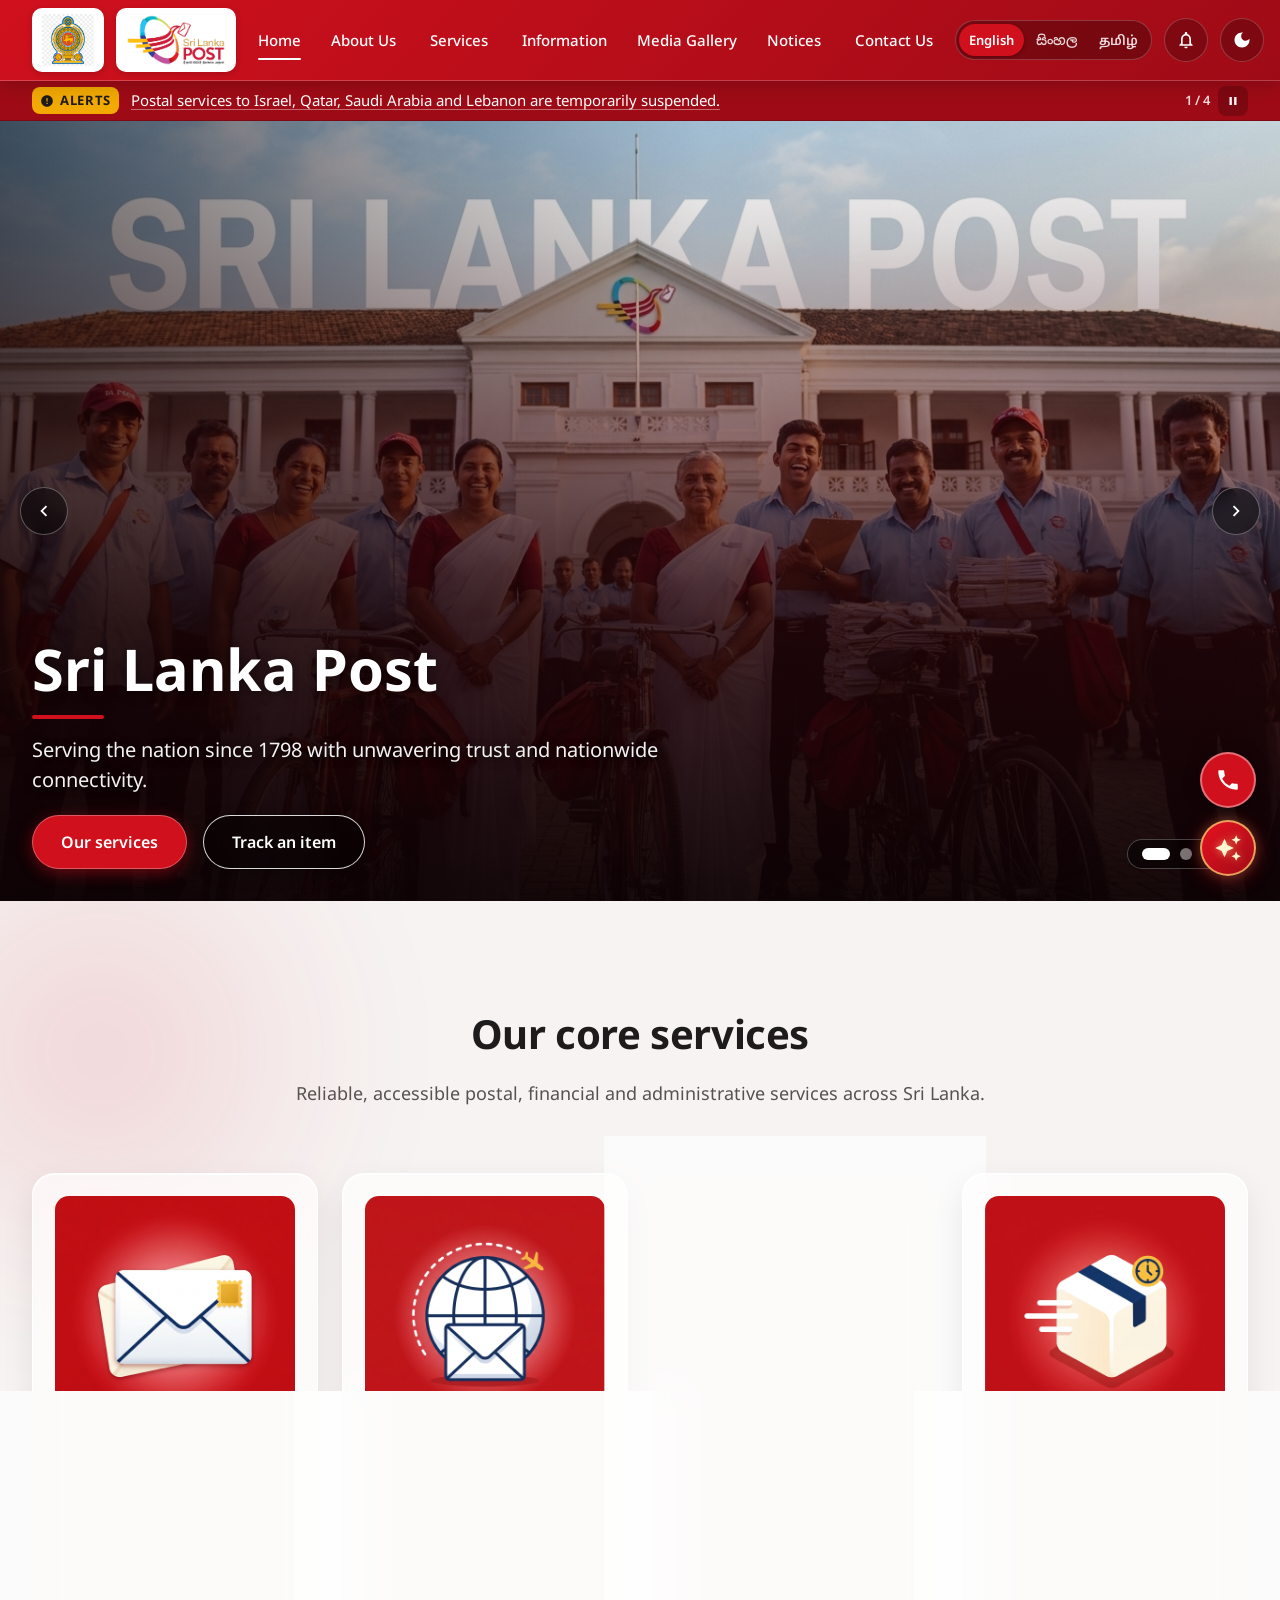
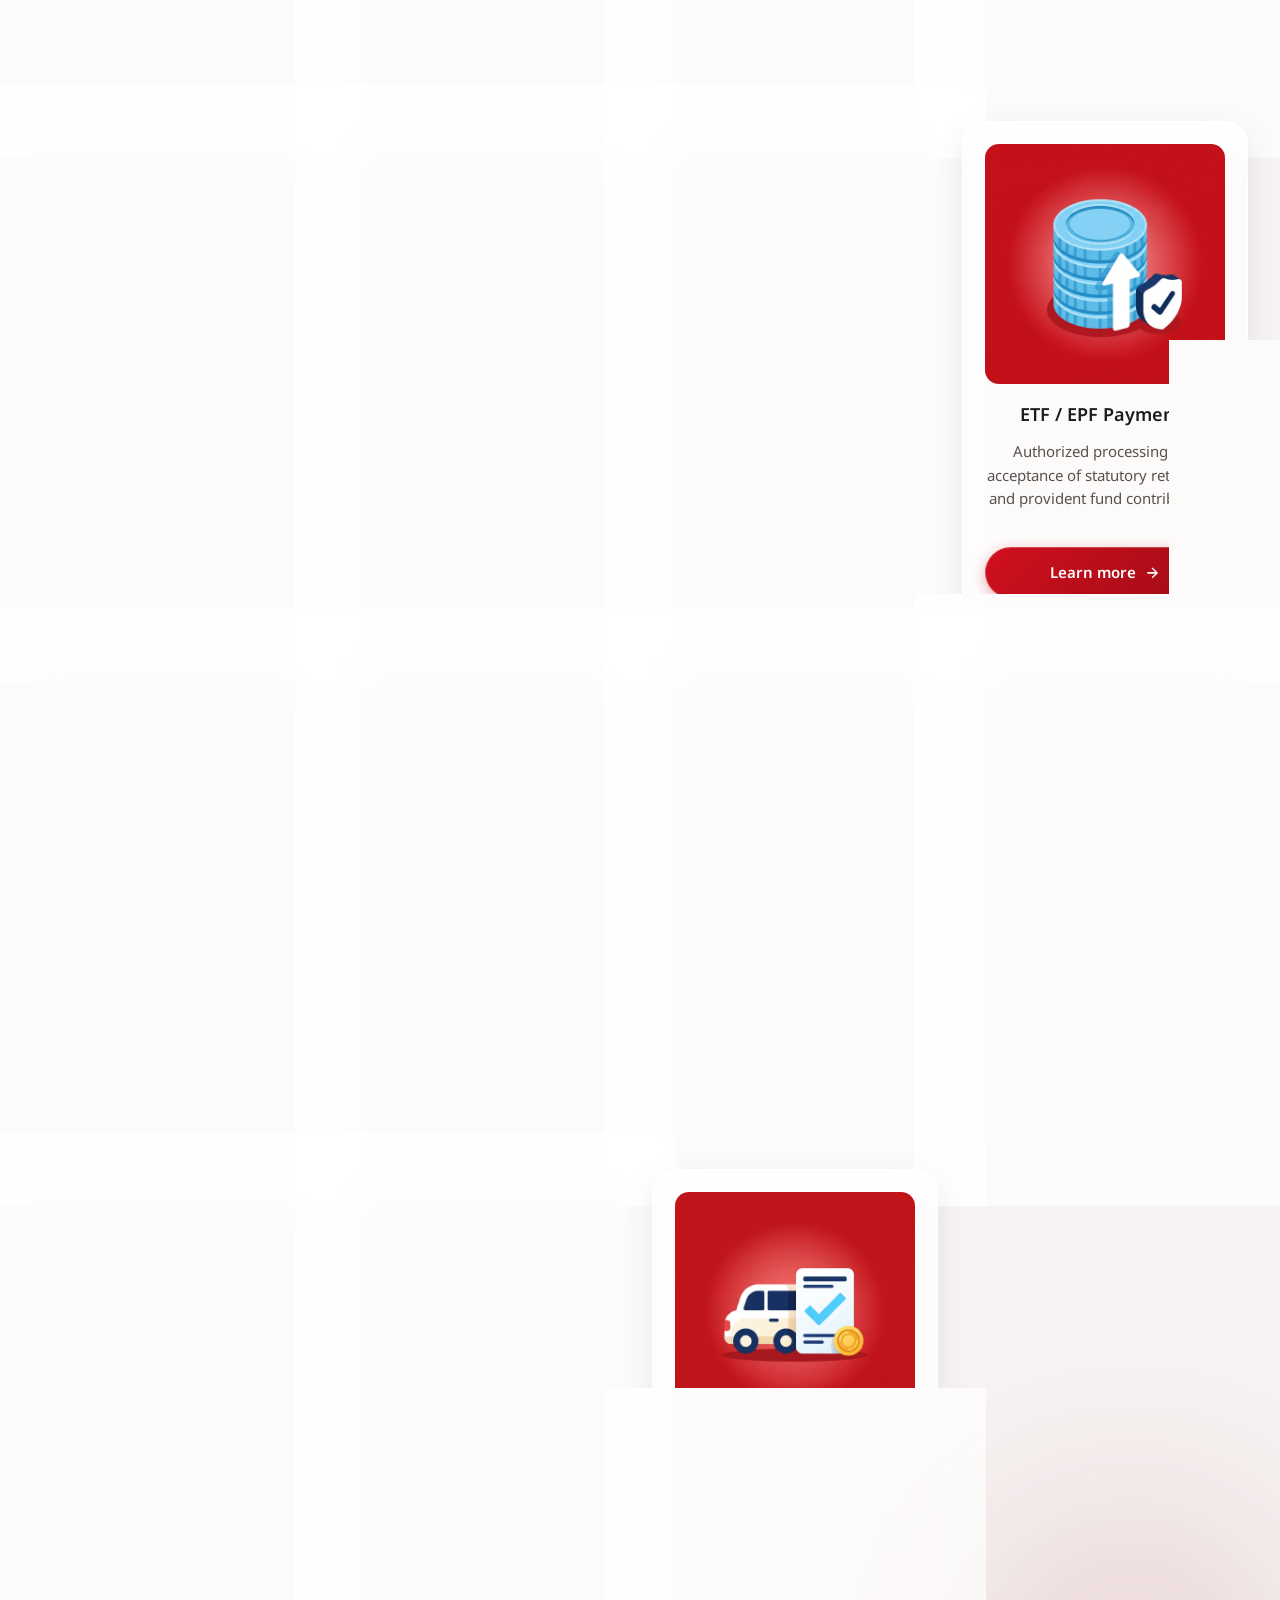
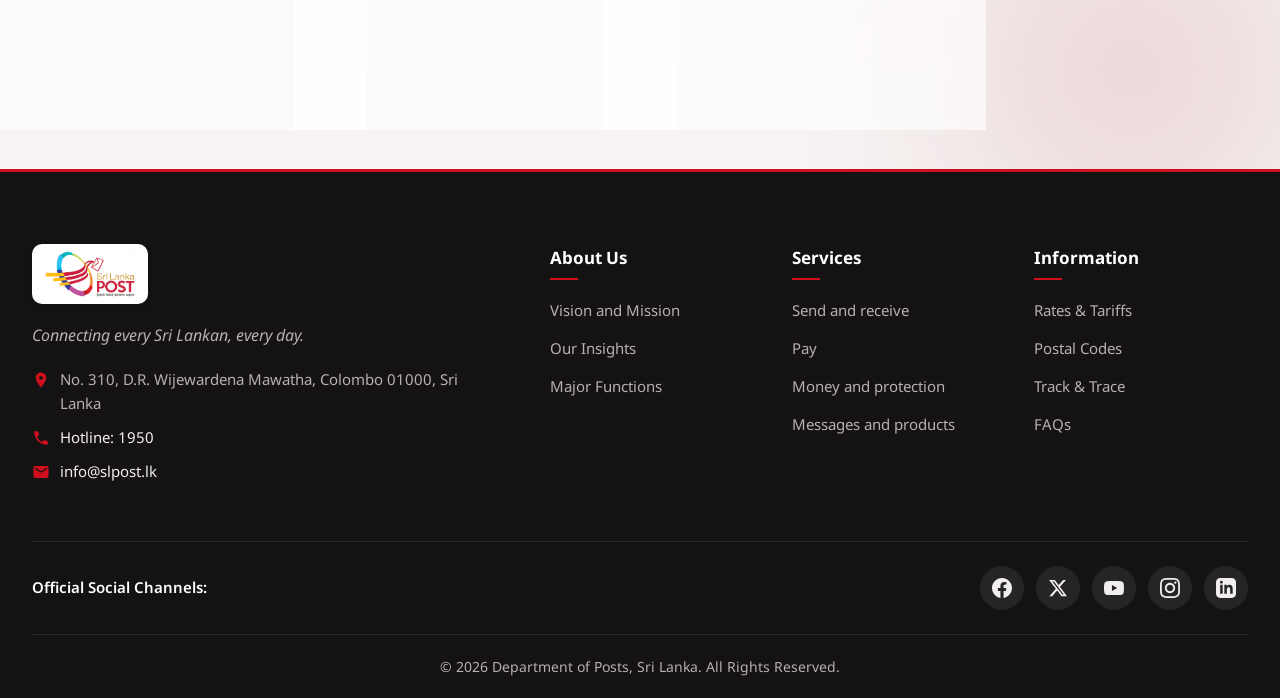
<file: index.html>
<!DOCTYPE html>
<html lang="en">
<head>
  <meta charset="UTF-8">
  <meta name="viewport" content="width=device-width, initial-scale=1.0">
  <meta name="theme-color" content="#D0101D">
  <meta name="description" content="Official website of Sri Lanka Post (Department of Posts). Providing nationwide postal, financial, EMS courier, and digital delivery services since 1798.">
  <title data-i18n="page_title_home">Sri Lanka Post | Official Department of Posts Portal</title>

  <!-- Preconnect & Google Fonts -->
  <link rel="preconnect" href="https://fonts.googleapis.com">
  <link rel="preconnect" href="https://fonts.gstatic.com" crossorigin>
  <link href="https://fonts.googleapis.com/css2?family=Noto+Sans:wght@400;500;600;700&family=Noto+Sans+Sinhala:wght@400;500;600;700&family=Noto+Sans+Tamil:wght@400;500;600;700&display=swap" rel="stylesheet">

  <!-- Preload First Hero Image -->
  <link rel="preload" as="image" href="images/Service/main_hero1.jpg">

  <!-- Stylesheet -->
  <link rel="stylesheet" href="css/styles.css">
</head>
<body>
  <!-- Accessible Skip to Content Link -->
  <a href="#main-content" class="skip-link" data-i18n="skip_to_content">Skip to main content</a>

  <!-- 1. STICKY RED NAVIGATION BAR -->
  <header class="main-header">
    <div class="container nav-container">
      <!-- Left: Logo Group (Transparent Backgrounds) -->
      <a href="index.html" class="nav-brand-group" aria-label="Sri Lanka Post Home">
        <span class="logo-plate">
          <img src="images/government_logo.png" alt="Emblem of Sri Lanka" class="logo-img" width="348" height="348">
        </span>
        <span class="logo-plate">
          <img src="images/post_logo.png" alt="Sri Lanka Post Logo" class="logo-img" width="993" height="516">
        </span>
      </a>

      <!-- Center Links & Mobile Drawer -->
      <nav class="nav-links-menu" id="nav-links-menu" aria-label="Main Navigation">
        <!-- Drawer Top Row (Visible only on mobile/tablet < 1100px) -->
        <div class="drawer-tools-row">
          <!-- Language Segmented Control (Mobile) -->
          <div class="lang-switcher" role="group" aria-label="Language selection">
            <button type="button" class="lang-btn active" data-lang="en" aria-current="true">English</button>
            <button type="button" class="lang-btn" data-lang="si">සිංහල</button>
            <button type="button" class="lang-btn" data-lang="ta">தமிழ்</button>
          </div>
          <!-- Action Buttons (Mobile) -->
          <div style="display: flex; gap: 8px;">
            <button type="button" class="nav-icon-btn" id="drawer-notification-btn" aria-label="Enable notifications" title="Enable notifications">
              <svg viewBox="0 0 24 24" aria-hidden="true"><path d="M12 22c1.1 0 2-.9 2-2h-4c0 1.1.9 2 2 2zm6-6v-5c0-3.07-1.63-5.64-4.5-6.32V4c0-.83-.67-1.5-1.5-1.5s-1.5.67-1.5 1.5v.68C7.64 5.36 6 7.92 6 11v5l-2 2v1h16v-1l-2-2zm-2 1H8v-6c0-2.48 1.51-4.5 4-4.5s4 2.02 4 4.5v6z"/></svg>
            </button>
            <button type="button" class="nav-icon-btn" id="drawer-theme-toggle" aria-label="Toggle dark mode" aria-pressed="false">
              <svg class="theme-icon-moon" viewBox="0 0 24 24" aria-hidden="true"><path d="M12 3c-4.97 0-9 4.03-9 9s4.03 9 9 9 9-4.03 9-9c0-.46-.04-.92-.1-1.36-.98 1.37-2.58 2.26-4.4 2.26-3.03 0-5.5-2.47-5.5-5.5 0-1.82.89-3.42 2.26-4.4-.44-.06-.9-.1-1.36-.1z"/></svg>
              <svg class="theme-icon-sun" viewBox="0 0 24 24" aria-hidden="true"><path d="M12 7c-2.76 0-5 2.24-5 5s2.24 5 5 5 5-2.24 5-5-2.24-5-5-5zM2 13h2c.55 0 1-.45 1-1s-.45-1-1-1H2c-.55 0-1 .45-1 1s.45 1 1 1zm18 0h2c.55 0 1-.45 1-1s-.45-1-1-1h-2c-.55 0-1 .45-1 1s.45 1 1 1zM11 2v2c0 .55.45 1 1 1s1-.45 1-1V2c0-.55-.45-1-1-1s-1 .45-1 1zm0 18v2c0 .55.45 1 1 1s1-.45 1-1v-2c0-.55-.45-1-1-1s-1 .45-1 1zM5.99 4.58c-.39-.39-1.03-.39-1.41 0s-.39 1.03 0 1.41l1.06 1.06c.39.39 1.03.39 1.41 0s.39-1.03 0-1.41L5.99 4.58zm12.37 12.37c-.39-.39-1.03-.39-1.41 0s-.39 1.03 0 1.41l1.06 1.06c.39.39 1.03.39 1.41 0s.39-1.03 0-1.41l-1.06-1.06zm1.06-10.96c.39-.39.39-1.03 0-1.41s-1.03-.39-1.41 0l-1.06 1.06c-.39.39-.39 1.03 0 1.41s1.03.39 1.41 0l1.06-1.06zM7.05 18.36c.39-.39.39-1.03 0-1.41s-1.03-.39-1.41 0l-1.06 1.06c-.39.39-.39 1.03 0 1.41s1.03.39 1.41 0l1.06-1.06z"/></svg>
            </button>
          </div>
        </div>

        <ul class="nav-links-menu" style="display: contents;">
          <!-- Home (Active) -->
          <li class="nav-item current-page">
            <a href="index.html" class="nav-link active" data-i18n="nav_home">Home</a>
          </li>

          <!-- About Us Dropdown -->
          <li class="nav-item has-dropdown">
            <a href="about.html" class="nav-link" aria-haspopup="true" aria-expanded="false">
              <span data-i18n="nav_about">About Us</span>
              <svg class="dropdown-icon" viewBox="0 0 24 24" aria-hidden="true"><path d="M7 10l5 5 5-5z"/></svg>
            </a>
            <div class="dropdown-menu" role="menu">
              <a href="about.html#vision-mission" class="dropdown-link" role="menuitem" data-i18n="nav_about_vision">Vision and Mission</a>
              <a href="about.html#insights" class="dropdown-link" role="menuitem" data-i18n="nav_about_insights">Our Insights</a>
              <a href="about.html#major-functions" class="dropdown-link" role="menuitem" data-i18n="nav_about_functions">Major Functions</a>
            </div>
          </li>

          <!-- Services Dropdown -->
          <li class="nav-item has-dropdown">
            <a href="services.html" class="nav-link" aria-haspopup="true" aria-expanded="false">
              <span data-i18n="nav_services">Services</span>
              <svg class="dropdown-icon" viewBox="0 0 24 24" aria-hidden="true"><path d="M7 10l5 5 5-5z"/></svg>
            </a>
            <div class="dropdown-menu" role="menu">
              <a href="services.html#normal-post" class="dropdown-link" role="menuitem" data-i18n="srv1_title">Normal Post (Domestic Mail)</a>
              <a href="services.html#international-post" class="dropdown-link" role="menuitem" data-i18n="srv2_title">International Post</a>
              <a href="services.html#money-transfer" class="dropdown-link" role="menuitem" data-i18n="srv3_title">Money Transfer</a>
              <a href="services.html#ems-speed-post" class="dropdown-link" role="menuitem" data-i18n="srv4_title">EMS Speed Post</a>
              <a href="services.html#cash-on-delivery" class="dropdown-link" role="menuitem" data-i18n="srv5_title">Cash on Delivery</a>
              <a href="services.html" class="dropdown-link" role="menuitem" style="font-weight: 700; color: var(--color-red);" data-i18n="hero1_btn_services">All Services →</a>
            </div>
          </li>

          <!-- Information -->
          <li class="nav-item">
            <a href="information.html" class="nav-link" data-i18n="nav_info">Information</a>
          </li>

          <!-- Media Gallery -->
          <li class="nav-item">
            <a href="coming-soon.html" class="nav-link" data-i18n="nav_media">Media Gallery</a>
          </li>

          <!-- Notices Dropdown -->
          <li class="nav-item has-dropdown">
            <a href="notices.html" class="nav-link" aria-haspopup="true" aria-expanded="false">
              <span data-i18n="nav_notices">Notices</span>
              <svg class="dropdown-icon" viewBox="0 0 24 24" aria-hidden="true"><path d="M7 10l5 5 5-5z"/></svg>
            </a>
            <div class="dropdown-menu" role="menu">
              <a href="notices.html#public" class="dropdown-link" role="menuitem" data-i18n="nav_notices_public">Public Notices</a>
              <a href="notices.html#procurement" class="dropdown-link" role="menuitem" data-i18n="nav_notices_procurement">Procurement</a>
              <a href="notices.html#vacancies" class="dropdown-link" role="menuitem" data-i18n="nav_notices_vacancies">Vacancies</a>
              <a href="notices.html#reports" class="dropdown-link" role="menuitem" data-i18n="nav_notices_reports">Performance Reports</a>
            </div>
          </li>

          <!-- Contact Us -->
          <li class="nav-item">
            <a href="contact.html" class="nav-link" data-i18n="nav_contact">Contact Us</a>
          </li>
        </ul>
      </nav>

      <!-- Right Zone (Desktop Tools) -->
      <div class="nav-tools-group">
        <!-- Language Switcher Segmented Control -->
        <div class="lang-switcher" role="group" aria-label="Language selection">
          <button type="button" class="lang-btn active" data-lang="en" aria-current="true">English</button>
          <button type="button" class="lang-btn" data-lang="si">සිංහල</button>
          <button type="button" class="lang-btn" data-lang="ta">தமிழ்</button>
        </div>

        <!-- Notification Bell Button -->
        <button type="button" class="nav-icon-btn" id="notification-btn" aria-label="Enable notifications" title="Enable notifications">
          <svg viewBox="0 0 24 24" aria-hidden="true"><path d="M12 22c1.1 0 2-.9 2-2h-4c0 1.1.9 2 2 2zm6-6v-5c0-3.07-1.63-5.64-4.5-6.32V4c0-.83-.67-1.5-1.5-1.5s-1.5.67-1.5 1.5v.68C7.64 5.36 6 7.92 6 11v5l-2 2v1h16v-1l-2-2zm-2 1H8v-6c0-2.48 1.51-4.5 4-4.5s4 2.02 4 4.5v6z"/></svg>
        </button>

        <!-- Day / Night Toggle -->
        <button type="button" class="nav-icon-btn" id="theme-toggle" aria-label="Toggle dark mode" aria-pressed="false">
          <svg class="theme-icon-moon" viewBox="0 0 24 24" aria-hidden="true"><path d="M12 3c-4.97 0-9 4.03-9 9s4.03 9 9 9 9-4.03 9-9c0-.46-.04-.92-.1-1.36-.98 1.37-2.58 2.26-4.4 2.26-3.03 0-5.5-2.47-5.5-5.5 0-1.82.89-3.42 2.26-4.4-.44-.06-.9-.1-1.36-.1z"/></svg>
          <svg class="theme-icon-sun" viewBox="0 0 24 24" aria-hidden="true"><path d="M12 7c-2.76 0-5 2.24-5 5s2.24 5 5 5 5-2.24 5-5-2.24-5-5-5zM2 13h2c.55 0 1-.45 1-1s-.45-1-1-1H2c-.55 0-1 .45-1 1s.45 1 1 1zm18 0h2c.55 0 1-.45 1-1s-.45-1-1-1h-2c-.55 0-1 .45-1 1s.45 1 1 1zM11 2v2c0 .55.45 1 1 1s1-.45 1-1V2c0-.55-.45-1-1-1s-1 .45-1 1zm0 18v2c0 .55.45 1 1 1s1-.45 1-1v-2c0-.55-.45-1-1-1s-1 .45-1 1zM5.99 4.58c-.39-.39-1.03-.39-1.41 0s-.39 1.03 0 1.41l1.06 1.06c.39.39 1.03.39 1.41 0s.39-1.03 0-1.41L5.99 4.58zm12.37 12.37c-.39-.39-1.03-.39-1.41 0s-.39 1.03 0 1.41l1.06 1.06c.39.39 1.03.39 1.41 0s.39-1.03 0-1.41l-1.06-1.06zm1.06-10.96c.39-.39.39-1.03 0-1.41s-1.03-.39-1.41 0l-1.06 1.06c-.39.39-.39 1.03 0 1.41s1.03.39 1.41 0l1.06-1.06zM7.05 18.36c.39-.39.39-1.03 0-1.41s-1.03-.39-1.41 0l-1.06 1.06c-.39.39-.39 1.03 0 1.41s1.03.39 1.41 0l1.06-1.06z"/></svg>
        </button>
      </div>

      <!-- Hamburger Button (Mobile < 1100px) -->
      <button type="button" class="nav-hamburger-btn" id="nav-hamburger-btn" aria-label="Toggle navigation menu" aria-expanded="false" aria-controls="nav-links-menu">
        <svg class="hamburger-icon" viewBox="0 0 24 24" aria-hidden="true"><path fill="currentColor" d="M3 18h18v-2H3v2zm0-5h18v-2H3v2zm0-7v2h18V6H3z"/></svg>
      </button>
    </div>
  </header>

  <!-- 2. NOTIFICATION BAR (Cricket Scoreboard Roll) -->
  <aside class="notification-bar" aria-label="Official announcements and alerts">
    <div class="container notification-container">
      <div class="notif-badge">
        <svg viewBox="0 0 24 24" aria-hidden="true"><path d="M12 2C6.48 2 2 6.48 2 12s4.48 10 10 10 10-4.48 10-10S17.52 2 12 2zm1 15h-2v-2h2v2zm0-4h-2V7h2v6z"/></svg>
        <span data-i18n="nav_alerts_label">Alerts</span>
      </div>

      <!-- Viewport for scoreboard slide roll -->
      <div class="notif-viewport" id="notif-viewport" aria-live="polite">
        <div class="notif-item is-current" role="status">
          <a href="coming-soon.html" class="notif-link">Postal services to Israel, Qatar, Saudi Arabia and Lebanon are temporarily suspended.</a>
        </div>
      </div>

      <!-- Counter and Play/Pause Controls -->
      <div class="notif-controls">
        <span class="notif-counter" id="notif-counter">1 / 4</span>
        <button type="button" class="notif-pause-btn" id="notif-pause-btn" aria-label="Pause alerts ticker" title="Pause alerts ticker">
          <svg class="icon-pause" viewBox="0 0 24 24" aria-hidden="true"><path d="M6 19h4V5H6v14zm8-14v14h4V5h-4z"/></svg>
          <svg class="icon-play" viewBox="0 0 24 24" aria-hidden="true" style="display: none;"><path d="M8 5v14l11-7z"/></svg>
        </button>
      </div>
    </div>
  </aside>

  <!-- MAIN CONTENT AREA -->
  <main id="main-content">
    <!-- 3. HERO SLIDER -->
    <section class="hero-slider-section" aria-label="Featured Department Highlights">
      <div class="slider-track" id="home-slider-track">
        <!-- Slide 1 (Preloaded, Eager) -->
        <article class="slide-item active" aria-hidden="false">
          <img src="images/Service/main_hero1.jpg" alt="Sri Lanka Post frontline officers standing proudly outside a historic post office" class="slide-bg-img" width="1376" height="768" fetchpriority="high" loading="eager">
          <div class="slide-overlay">
            <div class="container slide-content-wrap">
              <div class="slide-text-box">
                <h1 class="slide-heading" data-i18n="hero1_title">Sri Lanka Post</h1>
                <span class="slide-accent-line" aria-hidden="true"></span>
                <p class="slide-description" data-i18n="hero1_desc">Serving the nation since 1798 with unwavering trust and nationwide connectivity.</p>
                <div class="slide-buttons-group">
                  <a href="services.html" class="btn-primary" data-i18n="hero1_btn_services">Our services</a>
                  <a href="coming-soon.html#tracking" class="btn-secondary" data-i18n="hero1_btn_track">Track an item</a>
                </div>
              </div>
            </div>
          </div>
        </article>

        <!-- Slide 2 (Lazy Loaded) -->
        <article class="slide-item" aria-hidden="true">
          <img src="images/Service/Main_hero2.jpg" alt="Children joyfully posting a letter into a classic Sri Lanka Post red mailbox" class="slide-bg-img" width="1376" height="768" loading="lazy">
          <div class="slide-overlay">
            <div class="container slide-content-wrap">
              <div class="slide-text-box">
                <h2 class="slide-heading" data-i18n="hero2_title">Delivered to your doorstep</h2>
                <span class="slide-accent-line" aria-hidden="true"></span>
                <p class="slide-description" data-i18n="hero2_desc">Letters and parcels handled with utmost care and island-wide speed.</p>
                <div class="slide-buttons-group">
                  <a href="services.html#normal-post" class="btn-primary" data-i18n="hero2_btn_domestic">Domestic mail</a>
                </div>
              </div>
            </div>
          </div>
        </article>

        <!-- Slide 3 (Lazy Loaded) -->
        <article class="slide-item" aria-hidden="true">
          <img src="images/Service/Main_hero3.jfif" alt="Community members outside a neighborhood post office reflecting island-wide reach" class="slide-bg-img" width="2752" height="1536" loading="lazy">
          <div class="slide-overlay">
            <div class="container slide-content-wrap">
              <div class="slide-text-box">
                <h2 class="slide-heading" data-i18n="hero3_title">Reaching every village</h2>
                <span class="slide-accent-line" aria-hidden="true"></span>
                <p class="slide-description" data-i18n="hero3_desc">A computerized post office within reach of every community across all 9 provinces.</p>
                <div class="slide-buttons-group">
                  <a href="coming-soon.html#locations" class="btn-primary" data-i18n="hero3_btn_find">Find a post office</a>
                </div>
              </div>
            </div>
          </div>
        </article>
      </div>

      <!-- Prev / Next Slider Arrows -->
      <button type="button" class="slider-arrow-btn slider-arrow-prev" aria-label="Previous slide">
        <svg viewBox="0 0 24 24" aria-hidden="true"><path d="M15.41 7.41L14 6l-6 6 6 6 1.41-1.41L10.83 12z"/></svg>
      </button>
      <button type="button" class="slider-arrow-btn slider-arrow-next" aria-label="Next slide">
        <svg viewBox="0 0 24 24" aria-hidden="true"><path d="M10 6L8.59 7.41 13.17 12l-4.58 4.59L10 18l6-6z"/></svg>
      </button>

      <!-- Pagination Dots -->
      <div class="slider-dots-list" role="tablist" aria-label="Slide navigation">
        <button type="button" class="slider-dot-btn active" role="tab" aria-selected="true" aria-label="Slide 1" aria-current="step"></button>
        <button type="button" class="slider-dot-btn" role="tab" aria-selected="false" aria-label="Slide 2"></button>
        <button type="button" class="slider-dot-btn" role="tab" aria-selected="false" aria-label="Slide 3"></button>
      </div>
    </section>

    <!-- 4. CORE SERVICES SECTION (15 Responsive Glassmorphism Cards) -->
    <section class="services-section" aria-labelledby="core-services-heading">
      <!-- Ambient Glow shapes for glassmorphism backdrop blur -->
      <div class="ambient-glow glow-top-left" aria-hidden="true"></div>
      <div class="ambient-glow glow-bottom-right" aria-hidden="true"></div>

      <div class="container">
        <div class="section-header-wrap">
          <h2 id="core-services-heading" class="section-title" data-i18n="section_core_services">Our core services</h2>
          <p class="section-subtitle" data-i18n="section_core_services_sub">Reliable, accessible postal, financial and administrative services across Sri Lanka.</p>
        </div>

        <div class="services-grid">
          <!-- Card 1: Normal Post (Domestic Mail) -->
          <a href="services.html#normal-post" class="service-card" aria-label="Learn more about Normal Post (Domestic Mail)">
            <div class="card-media-wrap">
              <img src="images/Service/Updated_services_normal_post.jpg" alt="Normal Post (Domestic Mail)" class="card-img" width="1024" height="1024" loading="lazy">
            </div>
            <div class="card-body">
              <h3 class="card-title" data-i18n="srv1_title">Normal Post (Domestic Mail)</h3>
              <p class="card-desc" data-i18n="srv1_desc">Affordable letter and small package delivery reaching every street and village across the island.</p>
              <span class="card-cta-link">
                <span data-i18n="card_cta">Learn more</span>
                <svg viewBox="0 0 24 24" aria-hidden="true"><path d="M5 13h11.86l-5.43 5.43 1.42 1.42L21.14 12l-8.29-8.29-1.42 1.42 5.43 5.43H5v2z"/></svg>
              </span>
            </div>
          </a>

          <!-- Card 2: International Post -->
          <a href="services.html#international-post" class="service-card" aria-label="Learn more about International Post">
            <div class="card-media-wrap">
              <img src="images/Service/Updated_services_international.jpg" alt="International Post" class="card-img" width="1024" height="1024" loading="lazy">
            </div>
            <div class="card-body">
              <h3 class="card-title" data-i18n="srv2_title">International Post</h3>
              <p class="card-desc" data-i18n="srv2_desc">Air and surface postal delivery linking Sri Lankan citizens and businesses to overseas destinations worldwide.</p>
              <span class="card-cta-link">
                <span data-i18n="card_cta">Learn more</span>
                <svg viewBox="0 0 24 24" aria-hidden="true"><path d="M5 13h11.86l-5.43 5.43 1.42 1.42L21.14 12l-8.29-8.29-1.42 1.42 5.43 5.43H5v2z"/></svg>
              </span>
            </div>
          </a>

          <!-- Card 3: Money Transfer -->
          <a href="services.html#money-transfer" class="service-card" aria-label="Learn more about Money Transfer">
            <div class="card-media-wrap">
              <img src="images/Service/Updated_services_money_transfer.jpg" alt="Money Transfer" class="card-img" width="1024" height="1024" loading="lazy">
            </div>
            <div class="card-body">
              <h3 class="card-title" data-i18n="srv3_title">Money Transfer</h3>
              <p class="card-desc" data-i18n="srv3_desc">Safe, rapid electronic and ordinary money order transfers redeemable at any post office counter.</p>
              <span class="card-cta-link">
                <span data-i18n="card_cta">Learn more</span>
                <svg viewBox="0 0 24 24" aria-hidden="true"><path d="M5 13h11.86l-5.43 5.43 1.42 1.42L21.14 12l-8.29-8.29-1.42 1.42 5.43 5.43H5v2z"/></svg>
              </span>
            </div>
          </a>

          <!-- Card 4: EMS Speed Post -->
          <a href="services.html#ems-speed-post" class="service-card" aria-label="Learn more about EMS Speed Post">
            <div class="card-media-wrap">
              <img src="images/Service/Updated_services_speed_post.jpg" alt="EMS Speed Post" class="card-img" width="1024" height="1024" loading="lazy">
            </div>
            <div class="card-body">
              <h3 class="card-title" data-i18n="srv4_title">EMS Speed Post</h3>
              <p class="card-desc" data-i18n="srv4_desc">Premium, priority express courier delivery with guaranteed transit times and online barcode tracking.</p>
              <span class="card-cta-link">
                <span data-i18n="card_cta">Learn more</span>
                <svg viewBox="0 0 24 24" aria-hidden="true"><path d="M5 13h11.86l-5.43 5.43 1.42 1.42L21.14 12l-8.29-8.29-1.42 1.42 5.43 5.43H5v2z"/></svg>
              </span>
            </div>
          </a>

          <!-- Card 5: Cash on Delivery (COD) -->
          <a href="services.html#cash-on-delivery" class="service-card" aria-label="Learn more about Cash on Delivery">
            <div class="card-media-wrap">
              <img src="images/Service/Updated_services_cash_on_deilvery.jpg" alt="Cash on Delivery" class="card-img" width="1024" height="1024" loading="lazy">
            </div>
            <div class="card-body">
              <h3 class="card-title" data-i18n="srv5_title">Cash on Delivery (COD)</h3>
              <p class="card-desc" data-i18n="srv5_desc">Seamless fulfillment for e-commerce vendors with recipient payment collection right at their doorstep.</p>
              <span class="card-cta-link">
                <span data-i18n="card_cta">Learn more</span>
                <svg viewBox="0 0 24 24" aria-hidden="true"><path d="M5 13h11.86l-5.43 5.43 1.42 1.42L21.14 12l-8.29-8.29-1.42 1.42 5.43 5.43H5v2z"/></svg>
              </span>
            </div>
          </a>

          <!-- Card 6: SL Post Courier -->
          <a href="services.html#sl-post-courier" class="service-card" aria-label="Learn more about SL Post Courier">
            <div class="card-media-wrap">
              <img src="images/Service/Updated_services_sl_post_corrier.jpg" alt="SL Post Courier" class="card-img" width="1024" height="1024" loading="lazy">
            </div>
            <div class="card-body">
              <h3 class="card-title" data-i18n="srv6_title">SL Post Courier</h3>
              <p class="card-desc" data-i18n="srv6_desc">Dedicated parcel courier network designed for rapid corporate packages and personal logistics.</p>
              <span class="card-cta-link">
                <span data-i18n="card_cta">Learn more</span>
                <svg viewBox="0 0 24 24" aria-hidden="true"><path d="M5 13h11.86l-5.43 5.43 1.42 1.42L21.14 12l-8.29-8.29-1.42 1.42 5.43 5.43H5v2z"/></svg>
              </span>
            </div>
          </a>

          <!-- Card 7: Bill Payments -->
          <a href="services.html#bill-payments" class="service-card" aria-label="Learn more about Bill Payments">
            <div class="card-media-wrap">
              <img src="images/Service/Updated_services__bill_payments.jpg" alt="Bill Payments" class="card-img" width="1024" height="1024" loading="lazy">
            </div>
            <div class="card-body">
              <h3 class="card-title" data-i18n="srv7_title">Bill Payments</h3>
              <p class="card-desc" data-i18n="srv7_desc">One-stop counter for settling electricity, water, telecom, and municipal utility bills conveniently.</p>
              <span class="card-cta-link">
                <span data-i18n="card_cta">Learn more</span>
                <svg viewBox="0 0 24 24" aria-hidden="true"><path d="M5 13h11.86l-5.43 5.43 1.42 1.42L21.14 12l-8.29-8.29-1.42 1.42 5.43 5.43H5v2z"/></svg>
              </span>
            </div>
          </a>

          <!-- Card 8: ETF/EPF Payments -->
          <a href="services.html#etf-epf-payments" class="service-card" aria-label="Learn more about ETF/EPF Payments">
            <div class="card-media-wrap">
              <img src="images/Service/Updated_services_EPF_etfPayments.jpg" alt="ETF/EPF Payments" class="card-img" width="1024" height="1024" loading="lazy">
            </div>
            <div class="card-body">
              <h3 class="card-title" data-i18n="srv8_title">ETF / EPF Payments</h3>
              <p class="card-desc" data-i18n="srv8_desc">Authorized processing and acceptance of statutory retirement and provident fund contributions.</p>
              <span class="card-cta-link">
                <span data-i18n="card_cta">Learn more</span>
                <svg viewBox="0 0 24 24" aria-hidden="true"><path d="M5 13h11.86l-5.43 5.43 1.42 1.42L21.14 12l-8.29-8.29-1.42 1.42 5.43 5.43H5v2z"/></svg>
              </span>
            </div>
          </a>

          <!-- Card 9: Exam Fee Payments -->
          <a href="services.html#exam-fee-payments" class="service-card" aria-label="Learn more about Exam Fee Payments">
            <div class="card-media-wrap">
              <img src="images/Service/Updated_services_exam_fee_payment.jpg" alt="Exam Fee Payments" class="card-img" width="1024" height="1024" loading="lazy">
            </div>
            <div class="card-body">
              <h3 class="card-title" data-i18n="srv9_title">Exam Fee Payments</h3>
              <p class="card-desc" data-i18n="srv9_desc">Hassle-free fee payments for Department of Examinations and civil service selection tests.</p>
              <span class="card-cta-link">
                <span data-i18n="card_cta">Learn more</span>
                <svg viewBox="0 0 24 24" aria-hidden="true"><path d="M5 13h11.86l-5.43 5.43 1.42 1.42L21.14 12l-8.29-8.29-1.42 1.42 5.43 5.43H5v2z"/></svg>
              </span>
            </div>
          </a>

          <!-- Card 10: Social Services -->
          <a href="services.html#social-services" class="service-card" aria-label="Learn more about Social Services">
            <div class="card-media-wrap">
              <img src="images/Service/Updated_services_socail_services.jpg" alt="Social Services" class="card-img" width="1024" height="1024" loading="lazy">
            </div>
            <div class="card-body">
              <h3 class="card-title" data-i18n="srv10_title">Social Services</h3>
              <p class="card-desc" data-i18n="srv10_desc">Disbursement of government elder allowances, disability benefits, and community welfare payments.</p>
              <span class="card-cta-link">
                <span data-i18n="card_cta">Learn more</span>
                <svg viewBox="0 0 24 24" aria-hidden="true"><path d="M5 13h11.86l-5.43 5.43 1.42 1.42L21.14 12l-8.29-8.29-1.42 1.42 5.43 5.43H5v2z"/></svg>
              </span>
            </div>
          </a>

          <!-- Card 11: Bank Services -->
          <a href="services.html#bank-services" class="service-card" aria-label="Learn more about Bank Services">
            <div class="card-media-wrap">
              <img src="images/Service/Updated_services_bank_services.jpg" alt="Bank Services" class="card-img" width="1024" height="1024" loading="lazy">
            </div>
            <div class="card-body">
              <h3 class="card-title" data-i18n="srv11_title">Bank Services</h3>
              <p class="card-desc" data-i18n="srv11_desc">Agency banking facilities including National Savings Bank (NSB) transactions at selected postal counters.</p>
              <span class="card-cta-link">
                <span data-i18n="card_cta">Learn more</span>
                <svg viewBox="0 0 24 24" aria-hidden="true"><path d="M5 13h11.86l-5.43 5.43 1.42 1.42L21.14 12l-8.29-8.29-1.42 1.42 5.43 5.43H5v2z"/></svg>
              </span>
            </div>
          </a>

          <!-- Card 12: e-Telemail -->
          <a href="services.html#e-telemail" class="service-card" aria-label="Learn more about e-Telemail">
            <div class="card-media-wrap">
              <img src="images/Service/Updated_services_e_telemail.jpg" alt="e-Telemail" class="card-img" width="1024" height="1024" loading="lazy">
            </div>
            <div class="card-body">
              <h3 class="card-title" data-i18n="srv12_title">e-Telemail</h3>
              <p class="card-desc" data-i18n="srv12_desc">Swift electronic message dispatch converted into physical printed letters for immediate recipient delivery.</p>
              <span class="card-cta-link">
                <span data-i18n="card_cta">Learn more</span>
                <svg viewBox="0 0 24 24" aria-hidden="true"><path d="M5 13h11.86l-5.43 5.43 1.42 1.42L21.14 12l-8.29-8.29-1.42 1.42 5.43 5.43H5v2z"/></svg>
              </span>
            </div>
          </a>

          <!-- Card 13: Pila Pila Tele Products -->
          <a href="services.html#pila-pila-tele-products" class="service-card" aria-label="Learn more about Pila Pila Tele Products">
            <div class="card-media-wrap">
              <img src="images/Service/Updated_services_tele_products.jpg" alt="Pila Pila Tele Products" class="card-img" width="1024" height="1024" loading="lazy">
            </div>
            <div class="card-body">
              <h3 class="card-title" data-i18n="srv13_title">Pila Pila Tele Products</h3>
              <p class="card-desc" data-i18n="srv13_desc">Value-added telecommunication accessories and consumer electronics available at postal retail outlets.</p>
              <span class="card-cta-link">
                <span data-i18n="card_cta">Learn more</span>
                <svg viewBox="0 0 24 24" aria-hidden="true"><path d="M5 13h11.86l-5.43 5.43 1.42 1.42L21.14 12l-8.29-8.29-1.42 1.42 5.43 5.43H5v2z"/></svg>
              </span>
            </div>
          </a>

          <!-- Card 14: Postal Insurance -->
          <a href="services.html#postal-insurance" class="service-card" aria-label="Learn more about Postal Insurance">
            <div class="card-media-wrap">
              <img src="images/Service/Updated_services_postal_insurance.jpg" alt="Postal Insurance" class="card-img" width="1024" height="1024" loading="lazy">
            </div>
            <div class="card-body">
              <h3 class="card-title" data-i18n="srv14_title">Postal Insurance</h3>
              <p class="card-desc" data-i18n="srv14_desc">Comprehensive postal transit insurance protecting your valuable registered parcels against loss or damage.</p>
              <span class="card-cta-link">
                <span data-i18n="card_cta">Learn more</span>
                <svg viewBox="0 0 24 24" aria-hidden="true"><path d="M5 13h11.86l-5.43 5.43 1.42 1.42L21.14 12l-8.29-8.29-1.42 1.42 5.43 5.43H5v2z"/></svg>
              </span>
            </div>
          </a>

          <!-- Card 15: Vehicle Traffic Fines -->
          <a href="services.html#vehicle-traffic-fines" class="service-card" aria-label="Learn more about Vehicle Traffic Fines">
            <div class="card-media-wrap">
              <img src="images/Service/Updated_services_vehicle_traffic_fines.jpg" alt="Vehicle Traffic Fines" class="card-img" width="1024" height="1024" loading="lazy">
            </div>
            <div class="card-body">
              <h3 class="card-title" data-i18n="srv15_title">Vehicle Traffic Fines</h3>
              <p class="card-desc" data-i18n="srv15_desc">Direct payment of Sri Lanka Police spot fines and traffic penalties at any computerized postal counter.</p>
              <span class="card-cta-link">
                <span data-i18n="card_cta">Learn more</span>
                <svg viewBox="0 0 24 24" aria-hidden="true"><path d="M5 13h11.86l-5.43 5.43 1.42 1.42L21.14 12l-8.29-8.29-1.42 1.42 5.43 5.43H5v2z"/></svg>
              </span>
            </div>
          </a>
        </div>
      </div>
    </section>
  </main>

  <!-- 5. FOOTER -->
  <footer class="main-footer">
    <div class="container">
      <div class="footer-top-grid">
        <!-- Left Block: Brand, Tagline, Address -->
        <div class="footer-brand-col">
          <div class="footer-logo-plate">
            <img src="images/post_logo.png" alt="Sri Lanka Post Logo" class="footer-logo-img" width="993" height="516" loading="lazy">
          </div>
          <!-- PLACEHOLDER: replace with the official tagline -->
          <p class="footer-tagline" data-i18n="footer_tagline">Connecting every Sri Lankan, every day.</p>
          <div class="footer-contact-info">
            <div class="footer-contact-item">
              <svg viewBox="0 0 24 24" aria-hidden="true"><path d="M12 2C8.13 2 5 5.13 5 9c0 5.25 7 13 7 13s7-7.75 7-13c0-3.87-3.13-7-7-7zm0 9.5a2.5 2.5 0 0 1 0-5 2.5 2.5 0 0 1 0 5z"/></svg>
              <span data-i18n="footer_address">No. 310, D.R. Wijewardena Mawatha, Colombo 01000, Sri Lanka</span>
            </div>
            <div class="footer-contact-item">
              <svg viewBox="0 0 24 24" aria-hidden="true"><path d="M6.62 10.79a15.05 15.05 0 0 0 6.59 6.59l2.2-2.2c.27-.27.67-.36 1.02-.24 1.12.37 2.33.57 3.57.57.55 0 1 .45 1 1V20c0 .55-.45 1-1 1-9.39 0-17-7.61-17-17 0-.55.45-1 1-1h3.5c.55 0 1 .45 1 1 0 1.25.2 2.45.57 3.57.11.35.03.74-.25 1.02l-2.2 2.2z"/></svg>
              <a href="tel:1950" data-i18n="footer_hotline">Hotline: 1950</a>
            </div>
            <div class="footer-contact-item">
              <svg viewBox="0 0 24 24" aria-hidden="true"><path d="M20 4H4c-1.1 0-1.99.9-1.99 2L2 18c0 1.1.9 2 2 2h16c1.1 0 2-.9 2-2V6c0-1.1-.9-2-2-2zm0 4l-8 5-8-5V6l8 5 8-5v2z"/></svg>
              <a href="mailto:info@slpost.lk" data-i18n="footer_email">info@slpost.lk</a>
            </div>
          </div>
        </div>

        <!-- Right Block: Nav Columns -->
        <div class="footer-links-grid">
          <div>
            <h4 class="footer-col-title" data-i18n="footer_col_about">About Us</h4>
            <ul class="footer-link-list">
              <li><a href="about.html#vision-mission" class="footer-link" data-i18n="nav_about_vision">Vision and Mission</a></li>
              <li><a href="about.html#insights" class="footer-link" data-i18n="nav_about_insights">Our Insights</a></li>
              <li><a href="about.html#major-functions" class="footer-link" data-i18n="nav_about_functions">Major Functions</a></li>
            </ul>
          </div>
          <div>
            <h4 class="footer-col-title" data-i18n="footer_col_services">Services</h4>
            <ul class="footer-link-list">
              <li><a href="services.html#normal-post" class="footer-link" data-i18n="group_send_receive">Send and receive</a></li>
              <li><a href="services.html#bill-payments" class="footer-link" data-i18n="group_pay">Pay</a></li>
              <li><a href="services.html#money-transfer" class="footer-link" data-i18n="group_money_protect">Money and protection</a></li>
              <li><a href="services.html#e-telemail" class="footer-link" data-i18n="group_messages_products">Messages and products</a></li>
            </ul>
          </div>
          <div>
            <h4 class="footer-col-title" data-i18n="footer_col_info">Information</h4>
            <ul class="footer-link-list">
              <li><a href="information.html#rates" class="footer-link" data-i18n="footer_postal_rates">Rates & Tariffs</a></li>
              <li><a href="information.html#postal-codes" class="footer-link" data-i18n="footer_postal_codes">Postal Codes</a></li>
              <li><a href="coming-soon.html#tracking" class="footer-link" data-i18n="footer_track">Track & Trace</a></li>
              <li><a href="coming-soon.html#faqs" class="footer-link" data-i18n="footer_faq">FAQs</a></li>
            </ul>
          </div>
        </div>
      </div>

      <!-- Social Media Bar (Real Official Brand SVG Icons) -->
      <div class="footer-social-row">
        <span class="footer-social-label" data-i18n="footer_social_label">Official Social Channels:</span>
        <div class="social-links-list">
          <a href="#" class="social-link-btn" aria-label="Visit Sri Lanka Post on Facebook">
            <svg viewBox="0 0 24 24" aria-hidden="true"><path d="M24 12.073c0-6.627-5.373-12-12-12s-12 5.373-12 12c0 5.99 4.388 10.954 10.125 11.854v-8.385H7.078v-3.47h3.047V9.43c0-3.007 1.792-4.669 4.533-4.669 1.312 0 2.686.235 2.686.235v2.953H15.83c-1.491 0-1.956.925-1.956 1.874v2.25h3.328l-.532 3.47h-2.796v8.385C19.612 23.027 24 18.062 24 12.073z"/></svg>
          </a>
          <a href="#" class="social-link-btn" aria-label="Visit Sri Lanka Post on X">
            <svg viewBox="0 0 24 24" aria-hidden="true"><path d="M18.244 2.25h3.308l-7.227 8.26 8.502 11.24H16.17l-5.214-6.817L4.99 21.75H1.68l7.73-8.835L1.254 2.25H8.08l4.713 6.231zm-1.161 17.52h1.833L7.084 4.126H5.117z"/></svg>
          </a>
          <a href="#" class="social-link-btn" aria-label="Visit Sri Lanka Post on YouTube">
            <svg viewBox="0 0 24 24" aria-hidden="true"><path d="M23.498 6.186a3.016 3.016 0 0 0-2.122-2.136C19.505 3.545 12 3.545 12 3.545s-7.505 0-9.377.505A3.017 3.017 0 0 0 .502 6.186C0 8.07 0 12 0 12s0 3.93.502 5.814a3.016 3.016 0 0 0 2.122 2.136c1.871.505 9.376.505 9.376.505s7.505 0 9.377-.505a3.015 3.015 0 0 0 2.122-2.136C24 15.93 24 12 24 12s0-3.93-.502-5.814zM9.545 15.568V8.432L15.818 12l-6.273 3.568z"/></svg>
          </a>
          <a href="#" class="social-link-btn" aria-label="Visit Sri Lanka Post on Instagram">
            <svg viewBox="0 0 24 24" aria-hidden="true"><path d="M12 2.163c3.204 0 3.584.012 4.85.07 3.252.148 4.771 1.691 4.919 4.919.058 1.265.069 1.645.069 4.849 0 3.205-.012 3.584-.069 4.849-.149 3.225-1.664 4.771-4.919 4.919-1.266.058-1.644.07-4.85.07-3.204 0-3.584-.012-4.849-.07-3.26-.149-4.771-1.699-4.919-4.92-.058-1.265-.07-1.644-.07-4.849 0-3.204.013-3.583.07-4.849.149-3.227 1.664-4.771 4.919-4.919 1.266-.057 1.645-.069 4.849-.069zm0-2.163c-3.259 0-3.667.014-4.947.072-4.358.2-6.78 2.618-6.98 6.98-.059 1.281-.073 1.689-.073 4.948 0 3.259.014 3.668.072 4.948.2 4.358 2.618 6.78 6.98 6.98 1.281.058 1.689.072 4.948.072 3.259 0 3.668-.014 4.948-.072 4.354-.2 6.782-2.618 6.979-6.98.059-1.28.073-1.689.073-4.948 0-3.259-.014-3.667-.072-4.947-.196-4.354-2.617-6.78-6.979-6.98-1.281-.059-1.69-.073-4.949-.073zm0 5.838c-3.403 0-6.162 2.759-6.162 6.162s2.759 6.163 6.162 6.163 6.162-2.759 6.162-6.163c0-3.403-2.759-6.162-6.162-6.162zm0 10.162c-2.209 0-4-1.79-4-4 0-2.209 1.791-4 4-4s4 1.791 4 4c0 2.21-1.791 4-4 4zm6.406-11.845c-.796 0-1.441.645-1.441 1.44s.645 1.44 1.441 1.44c.795 0 1.439-.645 1.439-1.44s-.644-1.44-1.439-1.44z"/></svg>
          </a>
          <a href="#" class="social-link-btn" aria-label="Visit Sri Lanka Post on LinkedIn">
            <svg viewBox="0 0 24 24" aria-hidden="true"><path d="M19 0h-14c-2.761 0-5 2.239-5 5v14c0 2.761 2.239 5 5 5h14c2.762 0 5-2.239 5-5v-14c0-2.761-2.238-5-5-5zm-11 19h-3v-11h3v11zm-1.5-12.268c-.966 0-1.75-.79-1.75-1.764s.784-1.764 1.75-1.764 1.75.79 1.75 1.764-.783 1.764-1.75 1.764zm13.5 12.268h-3v-5.604c0-3.368-4-3.113-4 0v5.604h-3v-11h3v1.765c1.396-2.586 7-2.777 7 2.476v6.759z"/></svg>
          </a>
        </div>
      </div>

      <!-- Bottom Strip -->
      <div class="footer-bottom-strip">
        <p>&copy; <span id="current-year">2026</span> <span data-i18n="footer_copyright">Department of Posts, Sri Lanka. All Rights Reserved.</span></p>
      </div>
    </div>
  </footer>

  <!-- 7. CHATBOT & 8. HOTLINE FLOATING BUTTONS & PANELS -->
  <div class="floating-tools-stack">
    <!-- Hotline Popover Menu -->
    <div class="hotline-menu-popover" id="hotline-popover" role="dialog" aria-hidden="true" aria-label="Quick contact menu">
      <div class="hotline-menu-title" data-i18n="hotline_menu_title">Quick Contact Options</div>
      <a href="tel:1950" class="hotline-menu-item">
        <svg viewBox="0 0 24 24" aria-hidden="true"><path d="M6.62 10.79a15.05 15.05 0 0 0 6.59 6.59l2.2-2.2c.27-.27.67-.36 1.02-.24 1.12.37 2.33.57 3.57.57.55 0 1 .45 1 1V20c0 .55-.45 1-1 1-9.39 0-17-7.61-17-17 0-.55.45-1 1-1h3.5c.55 0 1 .45 1 1 0 1.25.2 2.45.57 3.57.11.35.03.74-.25 1.02l-2.2 2.2z"/></svg>
        <span data-i18n="hotline_call_btn">Call hotline 1950</span>
      </a>
      <a href="https://wa.me/94112328301" class="hotline-menu-item" id="hotline-wa-link" target="_blank" rel="noopener noreferrer">
        <svg viewBox="0 0 24 24" aria-hidden="true"><path d="M12.04 2c-5.46 0-9.91 4.45-9.91 9.91 0 1.75.46 3.45 1.32 4.95L2.05 22l5.25-1.38c1.45.79 3.08 1.21 4.74 1.21 5.46 0 9.91-4.45 9.91-9.91 0-2.65-1.03-5.14-2.9-7.01A9.816 9.816 0 0 0 12.04 2m.01 1.67c2.2 0 4.26.86 5.82 2.42a8.225 8.225 0 0 1 2.41 5.83c0 4.54-3.7 8.24-8.24 8.24-1.48 0-2.93-.4-4.2-1.15l-.3-.18-3.12.82.83-3.04-.2-.31a8.19 8.19 0 0 1-1.26-4.38c0-4.54 3.7-8.24 8.24-8.24m4.52 11.64c-.25-.13-1.47-.72-1.7-.81-.23-.08-.39-.13-.56.13-.17.25-.64.81-.79.97-.14.17-.29.19-.54.06-.25-.13-1.06-.39-2.02-1.25-.75-.67-1.26-1.5-1.41-1.75-.15-.25-.02-.39.11-.51.11-.11.25-.29.37-.44.13-.15.17-.25.25-.42.08-.17.04-.31-.02-.44-.06-.13-.56-1.35-.77-1.85-.2-.49-.41-.42-.56-.43h-.48c-.17 0-.44.06-.67.31-.23.25-.88.86-.88 2.1 0 1.24.9 2.44 1.03 2.61.13.17 1.78 2.71 4.3 3.8.6.26 1.07.41 1.44.53.6.19 1.15.16 1.58.1.49-.07 1.47-.6 1.68-1.18.21-.58.21-1.07.15-1.18-.06-.11-.22-.18-.47-.3z"/></svg>
        <span data-i18n="hotline_wa_btn">Get alerts on WhatsApp</span>
      </a>
    </div>

    <!-- Hotline Toggle Button -->
    <button type="button" class="floating-action-btn hotline-btn" id="hotline-toggle-btn" aria-label="Open quick contact menu" aria-expanded="false" aria-controls="hotline-popover" title="Call hotline or WhatsApp">
      <svg viewBox="0 0 24 24" aria-hidden="true"><path d="M6.62 10.79a15.05 15.05 0 0 0 6.59 6.59l2.2-2.2c.27-.27.67-.36 1.02-.24 1.12.37 2.33.57 3.57.57.55 0 1 .45 1 1V20c0 .55-.45 1-1 1-9.39 0-17-7.61-17-17 0-.55.45-1 1-1h3.5c.55 0 1 .45 1 1 0 1.25.2 2.45.57 3.57.11.35.03.74-.25 1.02l-2.2 2.2z"/></svg>
    </button>

    <!-- Chatbot Dialog Panel -->
    <section class="chatbot-panel-dialog" id="chatbot-panel" role="dialog" aria-hidden="true" aria-labelledby="chat-heading">
      <div class="chatbot-header">
        <div class="chatbot-title-box">
          <div style="display: flex; align-items: center; gap: 6px;">
            <svg class="ai-sparkle-icon-inline" viewBox="0 0 24 24" aria-hidden="true"><path d="M19 9l1.25-2.75L23 5l-2.75-1.25L19 1l-1.25 2.75L15 5l2.75 1.25L19 9zm-7.5.5L9 4 6.5 9.5 1 12l5.5 2.5L9 20l2.5-5.5L17 12l-5.5-2.5zM19 15l-1.25 2.75L15 19l2.75 1.25L19 23l1.25-2.75L23 19l-2.75-1.25L19 15z"/></svg>
            <h3 id="chat-heading" class="chatbot-title" data-i18n="chat_title">Ask Sri Lanka Post</h3>
          </div>
          <span class="chatbot-badge" data-i18n="chat_badge">AI Assistant</span>
        </div>
        <button type="button" class="chatbot-close-btn" id="chatbot-close-btn" aria-label="Close AI assistant">
          <svg viewBox="0 0 24 24" aria-hidden="true"><path d="M19 6.41L17.59 5 12 10.59 6.41 5 5 6.41 10.59 12 5 17.59 6.41 19 12 13.41 17.59 19 19 17.59 13.41 12z"/></svg>
        </button>
      </div>

      <div class="chatbot-body" id="chatbot-messages" role="log" aria-live="polite">
        <!-- Initial Welcome Message Bubble -->
        <div class="chat-bubble bubble-bot" data-i18n="chat_welcome">
          Hello! Welcome to the Sri Lanka Post assistant. How can I help you today?
        </div>

        <!-- 5 FAQ Quick Questions Buttons -->
        <div class="chatbot-quick-replies" role="group" aria-label="Suggested questions">
          <button type="button" class="faq-quick-btn" data-question-key="chat_q1" data-answer-key="chat_a1" data-i18n="chat_q1">How do I track an item?</button>
          <button type="button" class="faq-quick-btn" data-question-key="chat_q2" data-answer-key="chat_a2" data-i18n="chat_q2">How can I contact you?</button>
          <button type="button" class="faq-quick-btn" data-question-key="chat_q3" data-answer-key="chat_a3" data-i18n="chat_q3">Which payments can I make at a post office?</button>
          <button type="button" class="faq-quick-btn" data-question-key="chat_q4" data-answer-key="chat_a4" data-i18n="chat_q4">How do I send a parcel abroad?</button>
          <button type="button" class="faq-quick-btn" data-question-key="chat_q5" data-answer-key="chat_a5" data-i18n="chat_q5">Where is my nearest post office?</button>
        </div>
      </div>

      <div class="chatbot-footer" data-i18n="chat_footer_note">
        University assignment prototype demo assistant.
      </div>
    </section>

    <!-- AI Assistant Toggle Button -->
    <button type="button" class="floating-action-btn ai-assistant-btn" id="chatbot-toggle-btn" aria-label="Open Sri Lanka Post AI Assistant" aria-expanded="false" aria-controls="chatbot-panel" title="Ask Sri Lanka Post AI Assistant">
      <svg class="ai-sparkle-svg" viewBox="0 0 24 24" aria-hidden="true">
        <path d="M19 9l1.25-2.75L23 5l-2.75-1.25L19 1l-1.25 2.75L15 5l2.75 1.25L19 9zm-7.5.5L9 4 6.5 9.5 1 12l5.5 2.5L9 20l2.5-5.5L17 12l-5.5-2.5zM19 15l-1.25 2.75L15 19l2.75 1.25L19 23l1.25-2.75L23 19l-2.75-1.25L19 15z"/>
      </svg>
    </button>
  </div>

  <!-- Notification Toast -->
  <div class="toast-notice" id="notif-toast" role="status" aria-live="polite"></div>

  <!-- JavaScript File -->
  <script src="js/main.js"></script>
</body>
</html>
</file>
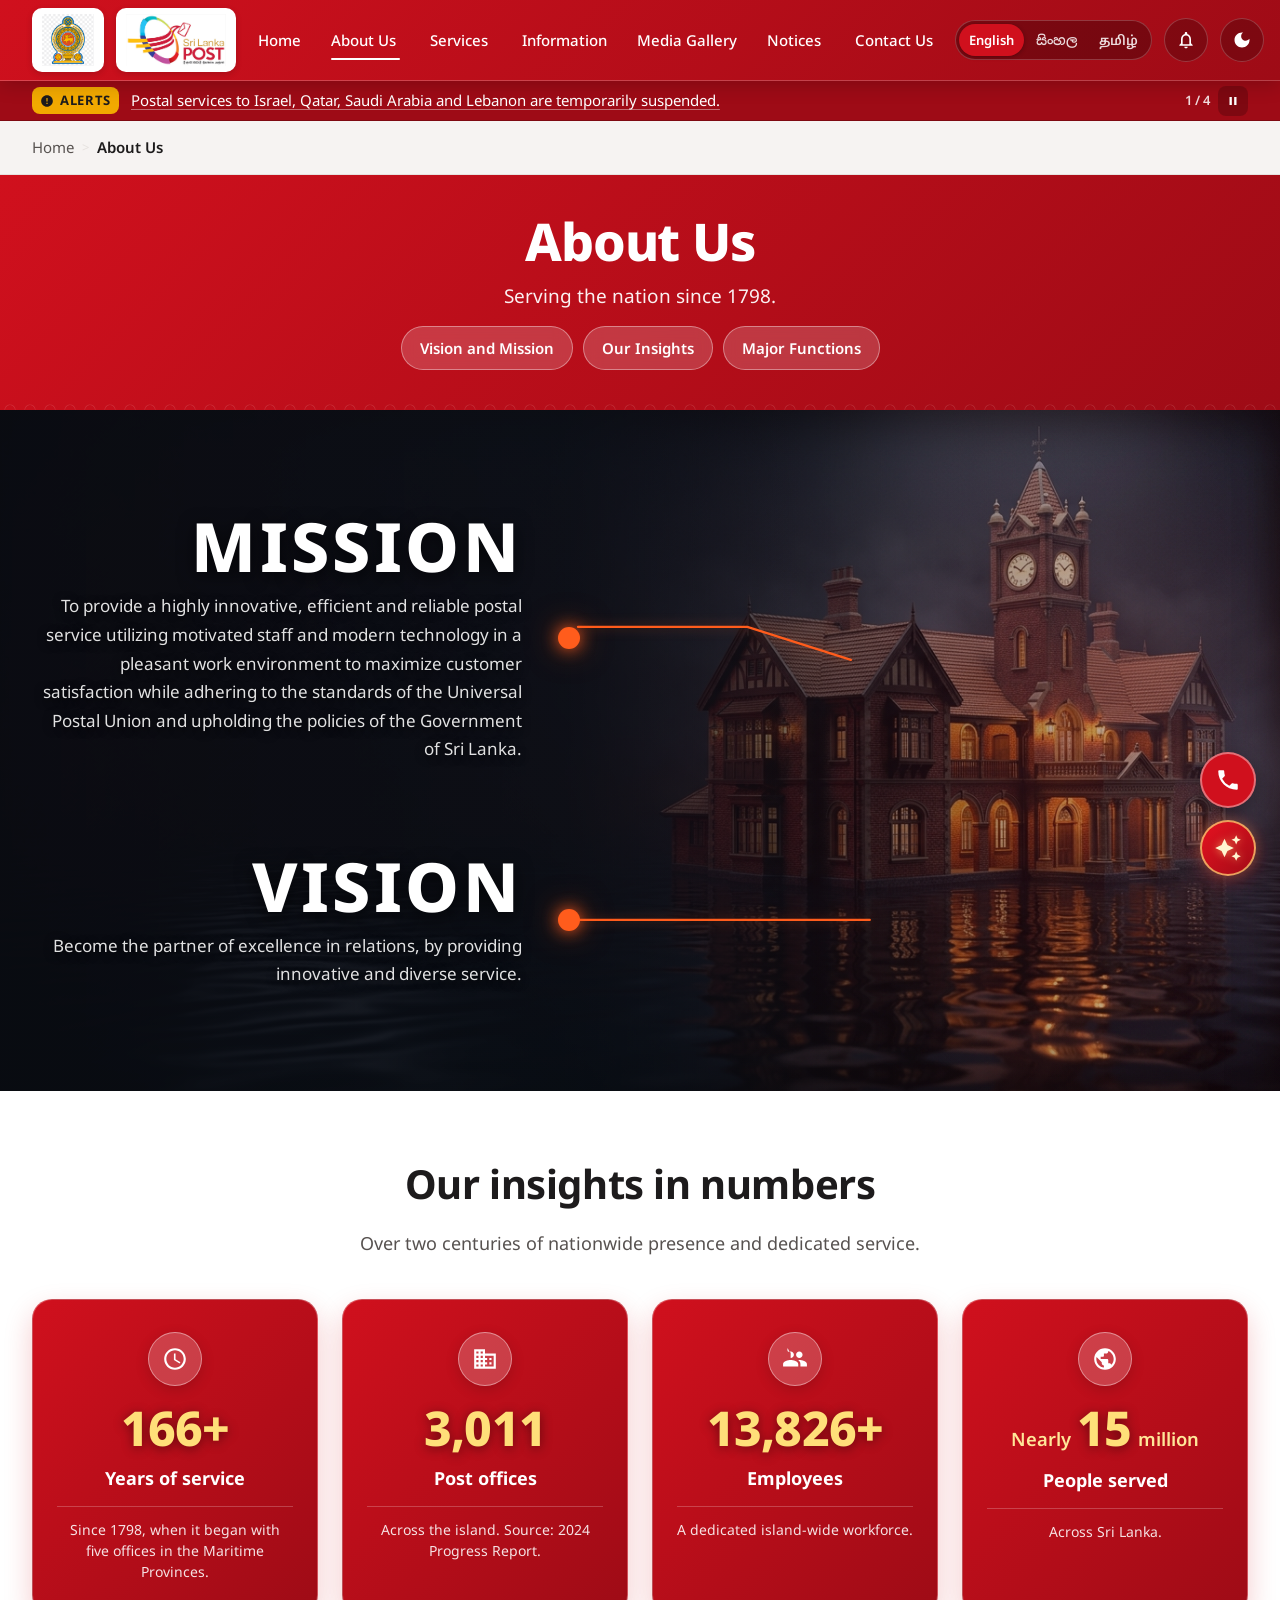
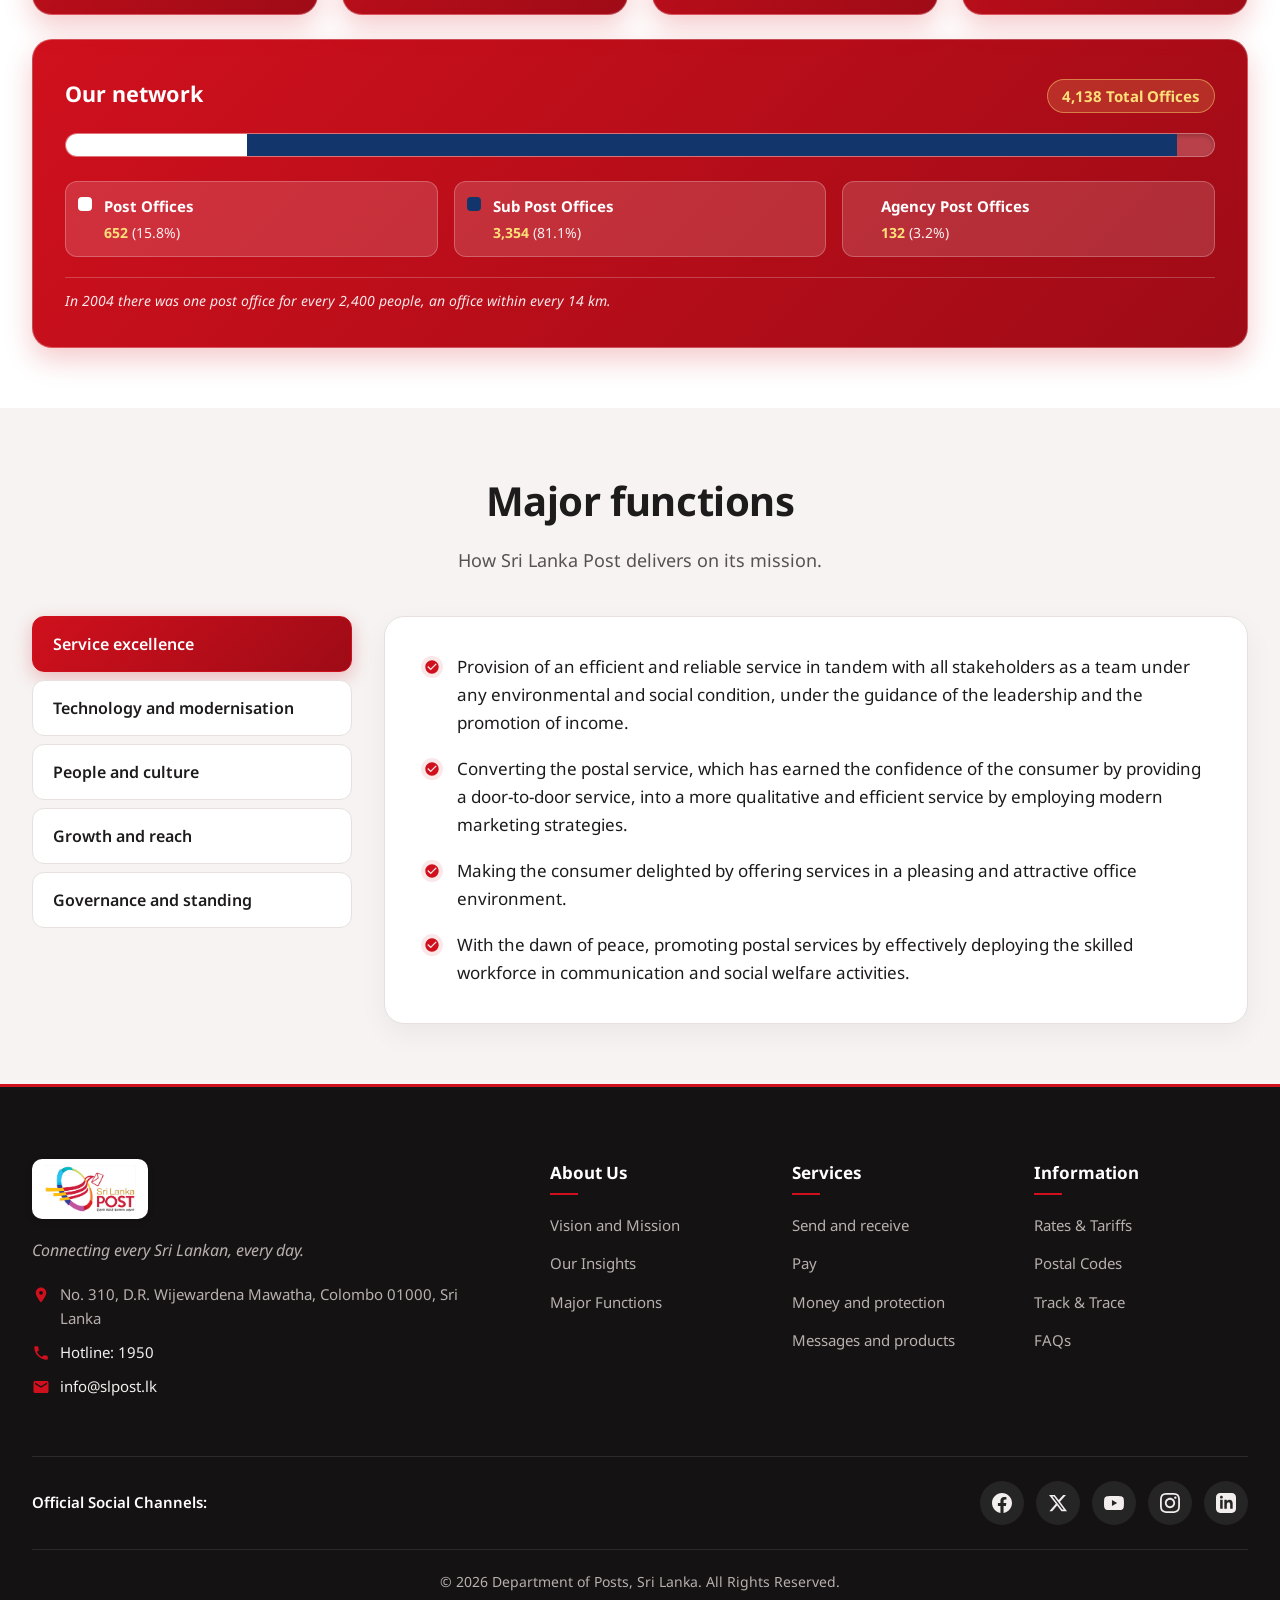
<file: about.html>
<!DOCTYPE html>
<html lang="en">
<head>
  <meta charset="UTF-8">
  <meta name="viewport" content="width=device-width, initial-scale=1.0">
  <title data-i18n="page_title_about">About Us | Sri Lanka Post - Department of Posts</title>
  <meta name="description" content="Learn about Sri Lanka Post (Department of Posts) - Serving the nation since 1798. Discover our vision, mission, insights in numbers, network statistics, and major functions.">

  <!-- Google Fonts: Noto Sans, Noto Sans Sinhala, Noto Sans Tamil with font-display: swap -->
  <link rel="preconnect" href="https://fonts.googleapis.com">
  <link rel="preconnect" href="https://fonts.gstatic.com" crossorigin>
  <link href="https://fonts.googleapis.com/css2?family=Noto+Sans+Sinhala:wght@400;500;700&family=Noto+Sans+Tamil:wght@400;500;700&family=Noto+Sans:wght@400;500;600;700;800&display=swap" rel="stylesheet">

  <!-- Main Stylesheet -->
  <link rel="stylesheet" href="css/styles.css">
</head>
<body>
  <!-- Accessible Skip Link -->
  <a href="#main-content" class="skip-link" data-i18n="skip_to_content">Skip to main content</a>

  <!-- 1. STICKY RED NAVIGATION BAR -->
  <header class="main-header">
    <div class="container nav-container">
      <!-- Left: Logo Group (Transparent Backgrounds) -->
      <a href="index.html" class="nav-brand-group" aria-label="Sri Lanka Post Home">
        <span class="logo-plate">
          <img src="images/government_logo.png" alt="Emblem of Sri Lanka" class="logo-img" width="348" height="348">
        </span>
        <span class="logo-plate">
          <img src="images/post_logo.png" alt="Sri Lanka Post Logo" class="logo-img" width="993" height="516">
        </span>
      </a>

      <!-- Center Links & Mobile Drawer -->
      <nav class="nav-links-menu" id="nav-links-menu" aria-label="Main Navigation">
        <!-- Drawer Top Row (Visible only on mobile/tablet < 1100px) -->
        <div class="drawer-tools-row">
          <!-- Language Segmented Control (Mobile) -->
          <div class="lang-switcher" role="group" aria-label="Language selection">
            <button type="button" class="lang-btn active" data-lang="en" aria-current="true">English</button>
            <button type="button" class="lang-btn" data-lang="si">සිංහල</button>
            <button type="button" class="lang-btn" data-lang="ta">தமிழ்</button>
          </div>
          <!-- Action Buttons (Mobile) -->
          <div style="display: flex; gap: 8px;">
            <button type="button" class="nav-icon-btn" id="drawer-notification-btn" aria-label="Enable notifications" title="Enable notifications">
              <svg viewBox="0 0 24 24" aria-hidden="true"><path d="M12 22c1.1 0 2-.9 2-2h-4c0 1.1.9 2 2 2zm6-6v-5c0-3.07-1.63-5.64-4.5-6.32V4c0-.83-.67-1.5-1.5-1.5s-1.5.67-1.5 1.5v.68C7.64 5.36 6 7.92 6 11v5l-2 2v1h16v-1l-2-2zm-2 1H8v-6c0-2.48 1.51-4.5 4-4.5s4 2.02 4 4.5v6z"/></svg>
            </button>
            <button type="button" class="nav-icon-btn" id="drawer-theme-toggle" aria-label="Toggle dark mode" aria-pressed="false">
              <svg class="theme-icon-moon" viewBox="0 0 24 24" aria-hidden="true"><path d="M12 3c-4.97 0-9 4.03-9 9s4.03 9 9 9 9-4.03 9-9c0-.46-.04-.92-.1-1.36-.98 1.37-2.58 2.26-4.4 2.26-3.03 0-5.5-2.47-5.5-5.5 0-1.82.89-3.42 2.26-4.4-.44-.06-.9-.1-1.36-.1z"/></svg>
              <svg class="theme-icon-sun" viewBox="0 0 24 24" aria-hidden="true"><path d="M12 7c-2.76 0-5 2.24-5 5s2.24 5 5 5 5-2.24 5-5-2.24-5-5-5zM2 13h2c.55 0 1-.45 1-1s-.45-1-1-1H2c-.55 0-1 .45-1 1s.45 1 1 1zm18 0h2c.55 0 1-.45 1-1s-.45-1-1-1h-2c-.55 0-1 .45-1 1s.45 1 1 1zM11 2v2c0 .55.45 1 1 1s1-.45 1-1V2c0-.55-.45-1-1-1s-1 .45-1 1zm0 18v2c0 .55.45 1 1 1s1-.45 1-1v-2c0-.55-.45-1-1-1s-1 .45-1 1zM5.99 4.58c-.39-.39-1.03-.39-1.41 0s-.39 1.03 0 1.41l1.06 1.06c.39.39 1.03.39 1.41 0s.39-1.03 0-1.41L5.99 4.58zm12.37 12.37c-.39-.39-1.03-.39-1.41 0s-.39 1.03 0 1.41l1.06 1.06c.39.39 1.03.39 1.41 0s.39-1.03 0-1.41l-1.06-1.06zm1.06-10.96c.39-.39.39-1.03 0-1.41s-1.03-.39-1.41 0l-1.06 1.06c-.39.39-.39 1.03 0 1.41s1.03.39 1.41 0l1.06-1.06zM7.05 18.36c.39-.39.39-1.03 0-1.41s-1.03-.39-1.41 0l-1.06 1.06c-.39.39-.39 1.03 0 1.41s1.03.39 1.41 0l1.06-1.06z"/></svg>
            </button>
          </div>
        </div>

        <ul class="nav-links-menu" style="display: contents;">
          <!-- Home -->
          <li class="nav-item">
            <a href="index.html" class="nav-link" data-i18n="nav_home">Home</a>
          </li>

          <!-- About Us (Active) -->
          <li class="nav-item has-dropdown current-page">
            <a href="about.html" class="nav-link active" aria-current="page" aria-haspopup="true" aria-expanded="false">
              <span data-i18n="nav_about">About Us</span>
              <svg class="dropdown-icon" viewBox="0 0 24 24" aria-hidden="true"><path d="M7 10l5 5 5-5z"/></svg>
            </a>
            <div class="dropdown-menu" role="menu">
              <a href="about.html#vision-mission" class="dropdown-link" role="menuitem" data-i18n="nav_about_vision">Vision and Mission</a>
              <a href="about.html#insights" class="dropdown-link" role="menuitem" data-i18n="nav_about_insights">Our Insights</a>
              <a href="about.html#major-functions" class="dropdown-link" role="menuitem" data-i18n="nav_about_functions">Major Functions</a>
            </div>
          </li>

          <!-- Services Dropdown -->
          <li class="nav-item has-dropdown">
            <a href="services.html" class="nav-link" aria-haspopup="true" aria-expanded="false">
              <span data-i18n="nav_services">Services</span>
              <svg class="dropdown-icon" viewBox="0 0 24 24" aria-hidden="true"><path d="M7 10l5 5 5-5z"/></svg>
            </a>
            <div class="dropdown-menu" role="menu">
              <a href="services.html#normal-post" class="dropdown-link" role="menuitem" data-i18n="srv1_title">Normal Post (Domestic Mail)</a>
              <a href="services.html#international-post" class="dropdown-link" role="menuitem" data-i18n="srv2_title">International Post</a>
              <a href="services.html#money-transfer" class="dropdown-link" role="menuitem" data-i18n="srv3_title">Money Transfer</a>
              <a href="services.html#ems-speed-post" class="dropdown-link" role="menuitem" data-i18n="srv4_title">EMS Speed Post</a>
              <a href="services.html#cash-on-delivery" class="dropdown-link" role="menuitem" data-i18n="srv5_title">Cash on Delivery</a>
              <a href="services.html" class="dropdown-link" role="menuitem" style="font-weight: 700; color: var(--color-red);" data-i18n="hero1_btn_services">All Services →</a>
            </div>
          </li>

          <!-- Information -->
          <li class="nav-item">
            <a href="information.html" class="nav-link" data-i18n="nav_info">Information</a>
          </li>

          <!-- Media Gallery -->
          <li class="nav-item">
            <a href="coming-soon.html" class="nav-link" data-i18n="nav_media">Media Gallery</a>
          </li>

          <!-- Notices Dropdown -->
          <li class="nav-item has-dropdown">
            <a href="notices.html" class="nav-link" aria-haspopup="true" aria-expanded="false">
              <span data-i18n="nav_notices">Notices</span>
              <svg class="dropdown-icon" viewBox="0 0 24 24" aria-hidden="true"><path d="M7 10l5 5 5-5z"/></svg>
            </a>
            <div class="dropdown-menu" role="menu">
              <a href="notices.html#public" class="dropdown-link" role="menuitem" data-i18n="nav_notices_public">Public Notices</a>
              <a href="notices.html#procurement" class="dropdown-link" role="menuitem" data-i18n="nav_notices_procurement">Procurement</a>
              <a href="notices.html#vacancies" class="dropdown-link" role="menuitem" data-i18n="nav_notices_vacancies">Vacancies</a>
              <a href="notices.html#reports" class="dropdown-link" role="menuitem" data-i18n="nav_notices_reports">Performance Reports</a>
            </div>
          </li>

          <!-- Contact Us -->
          <li class="nav-item">
            <a href="contact.html" class="nav-link" data-i18n="nav_contact">Contact Us</a>
          </li>
        </ul>
      </nav>

      <!-- Right Zone (Desktop Tools) -->
      <div class="nav-tools-group">
        <!-- Language Switcher Segmented Control -->
        <div class="lang-switcher" role="group" aria-label="Language selection">
          <button type="button" class="lang-btn active" data-lang="en" aria-current="true">English</button>
          <button type="button" class="lang-btn" data-lang="si">සිංහල</button>
          <button type="button" class="lang-btn" data-lang="ta">தமிழ்</button>
        </div>

        <!-- Notification Bell Button -->
        <button type="button" class="nav-icon-btn" id="notification-btn" aria-label="Enable notifications" title="Enable notifications">
          <svg viewBox="0 0 24 24" aria-hidden="true"><path d="M12 22c1.1 0 2-.9 2-2h-4c0 1.1.9 2 2 2zm6-6v-5c0-3.07-1.63-5.64-4.5-6.32V4c0-.83-.67-1.5-1.5-1.5s-1.5.67-1.5 1.5v.68C7.64 5.36 6 7.92 6 11v5l-2 2v1h16v-1l-2-2zm-2 1H8v-6c0-2.48 1.51-4.5 4-4.5s4 2.02 4 4.5v6z"/></svg>
        </button>

        <!-- Day / Night Toggle -->
        <button type="button" class="nav-icon-btn" id="theme-toggle" aria-label="Toggle dark mode" aria-pressed="false">
          <svg class="theme-icon-moon" viewBox="0 0 24 24" aria-hidden="true"><path d="M12 3c-4.97 0-9 4.03-9 9s4.03 9 9 9 9-4.03 9-9c0-.46-.04-.92-.1-1.36-.98 1.37-2.58 2.26-4.4 2.26-3.03 0-5.5-2.47-5.5-5.5 0-1.82.89-3.42 2.26-4.4-.44-.06-.9-.1-1.36-.1z"/></svg>
          <svg class="theme-icon-sun" viewBox="0 0 24 24" aria-hidden="true"><path d="M12 7c-2.76 0-5 2.24-5 5s2.24 5 5 5 5-2.24 5-5-2.24-5-5-5zM2 13h2c.55 0 1-.45 1-1s-.45-1-1-1H2c-.55 0-1 .45-1 1s.45 1 1 1zm18 0h2c.55 0 1-.45 1-1s-.45-1-1-1h-2c-.55 0-1 .45-1 1s.45 1 1 1zM11 2v2c0 .55.45 1 1 1s1-.45 1-1V2c0-.55-.45-1-1-1s-1 .45-1 1zm0 18v2c0 .55.45 1 1 1s1-.45 1-1v-2c0-.55-.45-1-1-1s-1 .45-1 1zM5.99 4.58c-.39-.39-1.03-.39-1.41 0s-.39 1.03 0 1.41l1.06 1.06c.39.39 1.03.39 1.41 0s.39-1.03 0-1.41L5.99 4.58zm12.37 12.37c-.39-.39-1.03-.39-1.41 0s-.39 1.03 0 1.41l1.06 1.06c.39.39 1.03.39 1.41 0s.39-1.03 0-1.41l-1.06-1.06zm1.06-10.96c.39-.39.39-1.03 0-1.41s-1.03-.39-1.41 0l-1.06 1.06c-.39.39-.39 1.03 0 1.41s1.03.39 1.41 0l1.06-1.06zM7.05 18.36c.39-.39.39-1.03 0-1.41s-1.03-.39-1.41 0l-1.06 1.06c-.39.39-.39 1.03 0 1.41s1.03.39 1.41 0l1.06-1.06z"/></svg>
        </button>
      </div>

      <!-- Hamburger Button (Mobile < 1100px) -->
      <button type="button" class="nav-hamburger-btn" id="nav-hamburger-btn" aria-label="Toggle navigation menu" aria-expanded="false" aria-controls="nav-links-menu">
        <svg class="hamburger-icon" viewBox="0 0 24 24" aria-hidden="true"><path fill="currentColor" d="M3 18h18v-2H3v2zm0-5h18v-2H3v2zm0-7v2h18V6H3z"/></svg>
      </button>
    </div>
  </header>

  <!-- 2. NOTIFICATION BAR (Cricket Scoreboard Roll) -->
  <aside class="notification-bar" aria-label="Official announcements and alerts">
    <div class="container notification-container">
      <div class="notif-badge">
        <svg viewBox="0 0 24 24" aria-hidden="true"><path d="M12 2C6.48 2 2 6.48 2 12s4.48 10 10 10 10-4.48 10-10S17.52 2 12 2zm1 15h-2v-2h2v2zm0-4h-2V7h2v6z"/></svg>
        <span data-i18n="nav_alerts_label">Alerts</span>
      </div>

      <div class="notif-viewport" id="notif-viewport" aria-live="polite">
        <div class="notif-item is-current" role="status">
          <a href="coming-soon.html" class="notif-link">Postal services to Israel, Qatar, Saudi Arabia and Lebanon are temporarily suspended.</a>
        </div>
      </div>

      <div class="notif-controls">
        <span class="notif-counter" id="notif-counter">1 / 4</span>
        <button type="button" class="notif-pause-btn" id="notif-pause-btn" aria-label="Pause alerts ticker" title="Pause alerts ticker">
          <svg class="icon-pause" viewBox="0 0 24 24" aria-hidden="true"><path d="M6 19h4V5H6v14zm8-14v14h4V5h-4z"/></svg>
          <svg class="icon-play" viewBox="0 0 24 24" aria-hidden="true" style="display: none;"><path d="M8 5v14l11-7z"/></svg>
        </button>
      </div>
    </div>
  </aside>

  <!-- BREADCRUMB TRAIL (Exact Match with services.html) -->
  <nav class="breadcrumb-nav" aria-label="Breadcrumb">
    <div class="container">
      <ol class="breadcrumb-list">
        <li class="breadcrumb-item">
          <a href="index.html" data-i18n="breadcrumb_home">Home</a>
        </li>
        <li class="breadcrumb-separator" aria-hidden="true">&gt;</li>
        <li class="breadcrumb-item" aria-current="page" data-i18n="breadcrumb_about">
          About Us
        </li>
      </ol>
    </div>
  </nav>

  <main id="main-content">
    <!-- 0. PAGE BANNER (Sleek, No Empty Whitespace) -->
    <section class="about-banner" aria-labelledby="about-banner-title">
      <div class="container">
        <div class="about-banner-inner">
          <h1 class="about-banner-title" id="about-banner-title" data-i18n="about_banner_title">About Us</h1>
          <p class="about-banner-sub" data-i18n="about_banner_sub">Serving the nation since 1798.</p>
          <div class="banner-pills-row" role="navigation" aria-label="Jump to page sections">
            <a href="#vision-mission" class="banner-pill-link" data-i18n="about_pill_vision">Vision & Mission</a>
            <a href="#insights" class="banner-pill-link" data-i18n="about_pill_insights">Our Insights</a>
            <a href="#major-functions" class="banner-pill-link" data-i18n="about_pill_functions">Major Functions</a>
          </div>
        </div>
      </div>
    </section>

    <!-- 1. VISION AND MISSION (Faithful Recreation of Reference Image Composition) -->
    <section class="vm-ref-canvas-section" id="vision-mission" aria-label="Vision and Mission">
      <div class="vm-ref-bg-overlay" aria-hidden="true"></div>

      <div class="container vm-ref-container">
        <!-- Main Graphic Stage matching reference image -->
        <div class="vm-ref-stage">

          <!-- Top Block: MISSION -->
          <div class="vm-ref-item vm-ref-mission">
            <div class="vm-ref-text-col">
              <h2 class="vm-ref-heading" data-i18n="about_mission_heading">MISSION</h2>
              <p class="vm-ref-para" data-i18n="about_mission_text">To provide a highly innovative, efficient and reliable postal service utilizing motivated staff and modern technology in a pleasant work environment to maximize customer satisfaction while adhering to the standards of the Universal Postal Union and upholding the policies of the Government of Sri Lanka.</p>
            </div>
            <div class="vm-ref-circuit" aria-hidden="true">
              <span class="vm-ref-node"></span>
              <svg class="vm-ref-svg-line mission-line" viewBox="0 0 340 65" fill="none" xmlns="http://www.w3.org/2000/svg">
                <path d="M 0 20 H 180 L 290 55" stroke="#FF5C1C" stroke-width="2.5" stroke-linecap="round"/>
              </svg>
            </div>
          </div>

          <!-- Bottom Block: VISION -->
          <div class="vm-ref-item vm-ref-vision">
            <div class="vm-ref-text-col">
              <h2 class="vm-ref-heading" data-i18n="about_vision_heading">VISION</h2>
              <p class="vm-ref-para" data-i18n="about_vision_text">Become the partner of excellence in relations, by providing innovative and diverse service.</p>
            </div>
            <div class="vm-ref-circuit" aria-hidden="true">
              <span class="vm-ref-node"></span>
              <svg class="vm-ref-svg-line vision-line" viewBox="0 0 340 40" fill="none" xmlns="http://www.w3.org/2000/svg">
                <path d="M 0 20 H 310" stroke="#FF5C1C" stroke-width="2.5" stroke-linecap="round"/>
              </svg>
            </div>
          </div>

        </div>
      </div>
    </section>

    <!-- 2. INSIGHTS IN NUMBERS (White Background + Separate Red Glass Cards + Centered Icons) -->
    <section class="insights-section" id="insights" aria-labelledby="insights-heading">
      <div class="container">
        <div class="insights-header">
          <h2 class="section-title" id="insights-heading" data-i18n="about_insights_heading">Our insights in numbers</h2>
          <p class="section-subtitle" data-i18n="about_insights_intro">Over two centuries of nationwide presence and dedicated service.</p>
        </div>

        <div class="insights-grid">
          <!-- KPI 1: Years of Service -->
          <div class="kpi-card">
            <div class="kpi-icon-tile" aria-hidden="true">
              <svg viewBox="0 0 24 24"><path d="M11.99 2C6.47 2 2 6.48 2 12s4.47 10 9.99 10C17.52 22 22 17.52 22 12S17.52 2 11.99 2zM12 20c-4.42 0-8-3.58-8-8s3.58-8 8-8 8 3.58 8 8-3.58 8-8 8zm.5-13H11v6l5.25 3.15.75-1.23-4.5-2.67z"/></svg>
            </div>
            <div class="kpi-num-wrap">
              <span class="kpi-num" id="kpi-years-val" data-target="228" data-plus="true" aria-label="228 plus years of service">228+</span>
            </div>
            <h3 class="kpi-label" data-i18n="about_kpi1_label">Years of service</h3>
            <p class="kpi-caption" data-i18n="about_kpi1_caption">Since 1798, when it began with five offices in the Maritime Provinces.</p>
          </div>

          <!-- KPI 2: Post Offices -->
          <div class="kpi-card">
            <div class="kpi-icon-tile" aria-hidden="true">
              <svg viewBox="0 0 24 24"><path d="M12 7V3H2v18h20V7H12zM6 19H4v-2h2v2zm0-4H4v-2h2v2zm0-4H4V9h2v2zm0-4H4V5h2v2zm4 12H8v-2h2v2zm0-4H8v-2h2v2zm0-4H8V9h2v2zm0-4H8V5h2v2zm10 12h-8v-2h2v-2h-2v-2h2v-2h-2V9h8v10zm-2-8h-2v2h2v-2zm0 4h-2v2h2v-2z"/></svg>
            </div>
            <div class="kpi-num-wrap">
              <span class="kpi-num" data-target="4138" aria-label="4,138 post offices">4,138</span>
            </div>
            <h3 class="kpi-label" data-i18n="about_kpi2_label">Post offices</h3>
            <p class="kpi-caption" data-i18n="about_kpi2_caption">Across the island. Source: 2024 Progress Report.</p>
          </div>

          <!-- KPI 3: Employees -->
          <div class="kpi-card">
            <div class="kpi-icon-tile" aria-hidden="true">
              <svg viewBox="0 0 24 24"><path d="M16 11c1.66 0 2.99-1.34 2.99-3S17.66 5 16 5c-1.66 0-3 1.34-3 3s1.34 3 3 3zm-8 0c1.66 0 2.99-1.34 2.99-3S9.66 5 8 5C6.34 5 5 6.34 5 3s1.34 3 3 3zm0 2c-2.33 0-7 1.17-7 3.5V19h14v-2.5c0-2.33-4.67-3.5-7-3.5zm8 0c-.29 0-.62.02-.97.05 1.16.84 1.97 1.97 1.97 3.45V19h6v-2.5c0-2.33-4.67-3.5-7-3.5z"/></svg>
            </div>
            <div class="kpi-num-wrap">
              <span class="kpi-num" data-target="19000" data-plus="true" aria-label="19,000 plus employees">19,000+</span>
            </div>
            <h3 class="kpi-label" data-i18n="about_kpi3_label">Employees</h3>
            <p class="kpi-caption" data-i18n="about_kpi3_caption">A dedicated island-wide workforce.</p>
          </div>

          <!-- KPI 4: People Served -->
          <div class="kpi-card">
            <div class="kpi-icon-tile" aria-hidden="true">
              <svg viewBox="0 0 24 24"><path d="M12 2C6.48 2 2 6.48 2 12s4.48 10 10 10 10-4.48 10-10S17.52 2 12 2zm-1 17.93c-3.95-.49-7-3.85-7-7.93 0-.62.08-1.21.21-1.79L9 15v1c0 1.1.9 2 2 2v1.93zm6.9-2.54c-.26-.81-1-1.39-1.9-1.39h-1v-3c0-.55-.45-1-1-1H8v-2h2c.55 0 1-.45 1-1V7h2c1.1 0 2-.9 2-2v-.41c2.93 1.19 5 4.06 5 7.41 0 2.08-.8 3.97-2.1 5.39z"/></svg>
            </div>
            <div class="kpi-num-wrap">
              <span class="kpi-prefix" data-i18n="about_kpi4_prefix">Nearly</span>
              <span class="kpi-num" data-target="20" aria-label="Nearly 20 million people served">20</span>
              <span class="kpi-suffix" data-i18n="about_kpi4_suffix">million</span>
            </div>
            <h3 class="kpi-label" data-i18n="about_kpi4_label">People served</h3>
            <p class="kpi-caption" data-i18n="about_kpi4_caption">Across Sri Lanka.</p>
          </div>

          <!-- Full-Width Red Glass "Our Network" Card -->
          <div class="network-card">
            <div class="network-card-header">
              <h3 class="network-card-title" data-i18n="about_net_title">Our network</h3>
              <span class="network-total-badge" data-i18n="about_net_badge">4,138 Total Offices</span>
            </div>

            <div class="network-bar-track" role="progressbar" aria-valuemin="0" aria-valuemax="4138" aria-valuenow="4138" aria-label="Postal network breakdown: 652 main post offices, 3,354 sub post offices, and 132 agency post offices">
              <div class="network-bar-segment segment-main" data-width="15.8%" style="width: 15.8%;" title="Post Offices: 652 (15.8%)"></div>
              <div class="network-bar-segment segment-sub" data-width="81.1%" style="width: 81.1%;" title="Sub Post Offices: 3,354 (81.1%)"></div>
              <div class="network-bar-segment segment-agency" data-width="3.2%" style="width: 3.2%;" title="Agency Post Offices: 132 (3.2%)"></div>
            </div>

            <div class="network-legend-grid">
              <div class="network-legend-item">
                <span class="network-legend-swatch segment-main" aria-hidden="true"></span>
                <div class="network-legend-content">
                  <span class="network-legend-title" data-i18n="about_net_main">Post Offices</span>
                  <span class="network-legend-stat"><strong>652</strong> (15.8%)</span>
                </div>
              </div>

              <div class="network-legend-item">
                <span class="network-legend-swatch segment-sub" aria-hidden="true"></span>
                <div class="network-legend-content">
                  <span class="network-legend-title" data-i18n="about_net_sub">Sub Post Offices</span>
                  <span class="network-legend-stat"><strong>3,354</strong> (81.1%)</span>
                </div>
              </div>

              <div class="network-legend-item">
                <span class="network-legend-swatch segment-agency" aria-hidden="true"></span>
                <div class="network-legend-content">
                  <span class="network-legend-title" data-i18n="about_net_agency">Agency Post Offices</span>
                  <span class="network-legend-stat"><strong>132</strong> (3.2%)</span>
                </div>
              </div>
            </div>

            <p class="network-caption" data-i18n="about_net_caption">In 2004 there was one post office for every 2,400 people, an office within every 14 km.</p>
          </div>
        </div>
      </div>
    </section>

    <!-- 3. MAJOR FUNCTIONS (No Item Numbers, Clean Relevant Palette) -->
    <section class="functions-section" id="major-functions" aria-labelledby="functions-heading">
      <div class="container">
        <div class="functions-header">
          <h2 class="section-title" id="functions-heading" data-i18n="about_fn_heading">Major functions</h2>
          <p class="section-subtitle" data-i18n="about_fn_intro">How Sri Lanka Post delivers on its mission.</p>
        </div>

        <!-- Desktop Layout (>= 900px): Clean Tabs without Count Badges -->
        <div class="functions-tabs-container">
          <div class="functions-tabs-list" role="tablist" aria-label="Major functions groups">
            <button type="button" class="function-tab-btn is-active" id="tab-fn-1" role="tab" aria-selected="true" aria-controls="panel-fn-1" tabindex="0">
              <span data-i18n="about_tab1_title">Service excellence</span>
            </button>

            <button type="button" class="function-tab-btn" id="tab-fn-2" role="tab" aria-selected="false" aria-controls="panel-fn-2" tabindex="-1">
              <span data-i18n="about_tab2_title">Technology and modernisation</span>
            </button>

            <button type="button" class="function-tab-btn" id="tab-fn-3" role="tab" aria-selected="false" aria-controls="panel-fn-3" tabindex="-1">
              <span data-i18n="about_tab3_title">People and culture</span>
            </button>

            <button type="button" class="function-tab-btn" id="tab-fn-4" role="tab" aria-selected="false" aria-controls="panel-fn-4" tabindex="-1">
              <span data-i18n="about_tab4_title">Growth and reach</span>
            </button>

            <button type="button" class="function-tab-btn" id="tab-fn-5" role="tab" aria-selected="false" aria-controls="panel-fn-5" tabindex="-1">
              <span data-i18n="about_tab5_title">Governance and standing</span>
            </button>
          </div>

          <!-- Right Content Panels (No Number Circles, Clean Icons) -->
          <div class="functions-panels-wrapper">
            <!-- Panel 1: Service excellence -->
            <div class="function-tab-panel is-active" id="panel-fn-1" role="tabpanel" aria-labelledby="tab-fn-1" tabindex="0">
              <ul class="functions-list">
                <li class="function-item">
                  <svg class="fn-bullet-icon" viewBox="0 0 24 24" aria-hidden="true"><path fill="currentColor" d="M12 2C6.48 2 2 6.48 2 12s4.48 10 10 10 10-4.48 10-10S17.52 2 12 2zm-2 15l-5-5 1.41-1.41L10 14.17l7.59-7.59L19 8l-9 9z"/></svg>
                  <span data-i18n="about_fn_1_1">Provision of an efficient and reliable service in tandem with all stakeholders as a team under any environmental and social condition, under the guidance of the leadership and the promotion of income.</span>
                </li>
                <li class="function-item">
                  <svg class="fn-bullet-icon" viewBox="0 0 24 24" aria-hidden="true"><path fill="currentColor" d="M12 2C6.48 2 2 6.48 2 12s4.48 10 10 10 10-4.48 10-10S17.52 2 12 2zm-2 15l-5-5 1.41-1.41L10 14.17l7.59-7.59L19 8l-9 9z"/></svg>
                  <span data-i18n="about_fn_1_2">Converting the postal service, which has earned the confidence of the consumer by providing a door-to-door service, into a more qualitative and efficient service by employing modern marketing strategies.</span>
                </li>
                <li class="function-item">
                  <svg class="fn-bullet-icon" viewBox="0 0 24 24" aria-hidden="true"><path fill="currentColor" d="M12 2C6.48 2 2 6.48 2 12s4.48 10 10 10 10-4.48 10-10S17.52 2 12 2zm-2 15l-5-5 1.41-1.41L10 14.17l7.59-7.59L19 8l-9 9z"/></svg>
                  <span data-i18n="about_fn_1_3">Making the consumer delighted by offering services in a pleasing and attractive office environment.</span>
                </li>
                <li class="function-item">
                  <svg class="fn-bullet-icon" viewBox="0 0 24 24" aria-hidden="true"><path fill="currentColor" d="M12 2C6.48 2 2 6.48 2 12s4.48 10 10 10 10-4.48 10-10S17.52 2 12 2zm-2 15l-5-5 1.41-1.41L10 14.17l7.59-7.59L19 8l-9 9z"/></svg>
                  <span data-i18n="about_fn_1_4">With the dawn of peace, promoting postal services by effectively deploying the skilled workforce in communication and social welfare activities.</span>
                </li>
              </ul>
            </div>

            <!-- Panel 2: Technology and modernisation -->
            <div class="function-tab-panel" id="panel-fn-2" role="tabpanel" aria-labelledby="tab-fn-2" tabindex="0" hidden>
              <ul class="functions-list">
                <li class="function-item">
                  <svg class="fn-bullet-icon" viewBox="0 0 24 24" aria-hidden="true"><path fill="currentColor" d="M12 2C6.48 2 2 6.48 2 12s4.48 10 10 10 10-4.48 10-10S17.52 2 12 2zm-2 15l-5-5 1.41-1.41L10 14.17l7.59-7.59L19 8l-9 9z"/></svg>
                  <span data-i18n="about_fn_2_1">Formulation and implementation of a strategic plan focused on the new technological market that advances the cause of the postal service in collaboration with the relevant stakeholders.</span>
                </li>
                <li class="function-item">
                  <svg class="fn-bullet-icon" viewBox="0 0 24 24" aria-hidden="true"><path fill="currentColor" d="M12 2C6.48 2 2 6.48 2 12s4.48 10 10 10 10-4.48 10-10S17.52 2 12 2zm-2 15l-5-5 1.41-1.41L10 14.17l7.59-7.59L19 8l-9 9z"/></svg>
                  <span data-i18n="about_fn_2_2">Achieving institutional improvement by the optimum use of technology with local and foreign assistance.</span>
                </li>
                <li class="function-item">
                  <svg class="fn-bullet-icon" viewBox="0 0 24 24" aria-hidden="true"><path fill="currentColor" d="M12 2C6.48 2 2 6.48 2 12s4.48 10 10 10 10-4.48 10-10S17.52 2 12 2zm-2 15l-5-5 1.41-1.41L10 14.17l7.59-7.59L19 8l-9 9z"/></svg>
                  <span data-i18n="about_fn_2_3">Enhancing the quality and effectiveness of services provided by making use of rapidly developing infrastructure facilities.</span>
                </li>
                <li class="function-item">
                  <svg class="fn-bullet-icon" viewBox="0 0 24 24" aria-hidden="true"><path fill="currentColor" d="M12 2C6.48 2 2 6.48 2 12s4.48 10 10 10 10-4.48 10-10S17.52 2 12 2zm-2 15l-5-5 1.41-1.41L10 14.17l7.59-7.59L19 8l-9 9z"/></svg>
                  <span data-i18n="about_fn_2_4">Introducing a viable and transparent technology-based audit and investigation system agreeable to all.</span>
                </li>
              </ul>
            </div>

            <!-- Panel 3: People and culture -->
            <div class="function-tab-panel" id="panel-fn-3" role="tabpanel" aria-labelledby="tab-fn-3" tabindex="0" hidden>
              <ul class="functions-list">
                <li class="function-item">
                  <svg class="fn-bullet-icon" viewBox="0 0 24 24" aria-hidden="true"><path fill="currentColor" d="M12 2C6.48 2 2 6.48 2 12s4.48 10 10 10 10-4.48 10-10S17.52 2 12 2zm-2 15l-5-5 1.41-1.41L10 14.17l7.59-7.59L19 8l-9 9z"/></svg>
                  <span data-i18n="about_fn_3_1">Bringing about an attitudinal change for the provision of a dignified service, updating intrinsic value systems of Sri Lanka Post as a flagship communication entity of the state sector.</span>
                </li>
                <li class="function-item">
                  <svg class="fn-bullet-icon" viewBox="0 0 24 24" aria-hidden="true"><path fill="currentColor" d="M12 2C6.48 2 2 6.48 2 12s4.48 10 10 10 10-4.48 10-10S17.52 2 12 2zm-2 15l-5-5 1.41-1.41L10 14.17l7.59-7.59L19 8l-9 9z"/></svg>
                  <span data-i18n="about_fn_3_2">Deploying disciplined staff empowered by continuous training and a system of methodical performance appraisal in such a way as to consolidate public trust.</span>
                </li>
                <li class="function-item">
                  <svg class="fn-bullet-icon" viewBox="0 0 24 24" aria-hidden="true"><path fill="currentColor" d="M12 2C6.48 2 2 6.48 2 12s4.48 10 10 10 10-4.48 10-10S17.52 2 12 2zm-2 15l-5-5 1.41-1.41L10 14.17l7.59-7.59L19 8l-9 9z"/></svg>
                  <span data-i18n="about_fn_3_3">Motivating the staff by implementing a methodical promotion procedure and transfer system for the provision of quality and efficient consumer service.</span>
                </li>
                <li class="function-item">
                  <svg class="fn-bullet-icon" viewBox="0 0 24 24" aria-hidden="true"><path fill="currentColor" d="M12 2C6.48 2 2 6.48 2 12s4.48 10 10 10 10-4.48 10-10S17.52 2 12 2zm-2 15l-5-5 1.41-1.41L10 14.17l7.59-7.59L19 8l-9 9z"/></svg>
                  <span data-i18n="about_fn_3_4">Gainfully employing the creative contribution of trade unions for the betterment of the institution and establishing industrial peace.</span>
                </li>
              </ul>
            </div>

            <!-- Panel 4: Growth and reach -->
            <div class="function-tab-panel" id="panel-fn-4" role="tabpanel" aria-labelledby="tab-fn-4" tabindex="0" hidden>
              <ul class="functions-list">
                <li class="function-item">
                  <svg class="fn-bullet-icon" viewBox="0 0 24 24" aria-hidden="true"><path fill="currentColor" d="M12 2C6.48 2 2 6.48 2 12s4.48 10 10 10 10-4.48 10-10S17.52 2 12 2zm-2 15l-5-5 1.41-1.41L10 14.17l7.59-7.59L19 8l-9 9z"/></svg>
                  <span data-i18n="about_fn_4_1">Becoming the best postal hub of South Asia by providing a more efficient service through proper study of work, income-based grading and employee motivation.</span>
                </li>
                <li class="function-item">
                  <svg class="fn-bullet-icon" viewBox="0 0 24 24" aria-hidden="true"><path fill="currentColor" d="M12 2C6.48 2 2 6.48 2 12s4.48 10 10 10 10-4.48 10-10S17.52 2 12 2zm-2 15l-5-5 1.41-1.41L10 14.17l7.59-7.59L19 8l-9 9z"/></svg>
                  <span data-i18n="about_fn_4_2">Making the post office network a commercial centre providing multi-purpose services that can attract tourists and win public trust.</span>
                </li>
                <li class="function-item">
                  <svg class="fn-bullet-icon" viewBox="0 0 24 24" aria-hidden="true"><path fill="currentColor" d="M12 2C6.48 2 2 6.48 2 12s4.48 10 10 10 10-4.48 10-10S17.52 2 12 2zm-2 15l-5-5 1.41-1.41L10 14.17l7.59-7.59L19 8l-9 9z"/></svg>
                  <span data-i18n="about_fn_4_3">Efficiently employing the support services, making timely and forthright decisions with the relevant parties, while innovatively absorbing the advantages of the rapidly growing advertising market.</span>
                </li>
                <li class="function-item">
                  <svg class="fn-bullet-icon" viewBox="0 0 24 24" aria-hidden="true"><path fill="currentColor" d="M12 2C6.48 2 2 6.48 2 12s4.48 10 10 10 10-4.48 10-10S17.52 2 12 2zm-2 15l-5-5 1.41-1.41L10 14.17l7.59-7.59L19 8l-9 9z"/></svg>
                  <span data-i18n="about_fn_4_4">Expanding the postal service to satisfy the needs of Sri Lankans living abroad.</span>
                </li>
                <li class="function-item">
                  <svg class="fn-bullet-icon" viewBox="0 0 24 24" aria-hidden="true"><path fill="currentColor" d="M12 2C6.48 2 2 6.48 2 12s4.48 10 10 10 10-4.48 10-10S17.52 2 12 2zm-2 15l-5-5 1.41-1.41L10 14.17l7.59-7.59L19 8l-9 9z"/></svg>
                  <span data-i18n="about_fn_4_5">Taking Sri Lankan identity to the international arena by propagating the hobby of philately within the country and overseas.</span>
                </li>
              </ul>
            </div>

            <!-- Panel 5: Governance and standing -->
            <div class="function-tab-panel" id="panel-fn-5" role="tabpanel" aria-labelledby="tab-fn-5" tabindex="0" hidden>
              <ul class="functions-list">
                <li class="function-item">
                  <svg class="fn-bullet-icon" viewBox="0 0 24 24" aria-hidden="true"><path fill="currentColor" d="M12 2C6.48 2 2 6.48 2 12s4.48 10 10 10 10-4.48 10-10S17.52 2 12 2zm-2 15l-5-5 1.41-1.41L10 14.17l7.59-7.59L19 8l-9 9z"/></svg>
                  <span data-i18n="about_fn_5_1">Sri Lanka Post, which holds membership of the Universal Postal Union, has won public trust and is equipped with an island-wide network, conquering the technology-based competitive market.</span>
                </li>
                <li class="function-item">
                  <svg class="fn-bullet-icon" viewBox="0 0 24 24" aria-hidden="true"><path fill="currentColor" d="M12 2C6.48 2 2 6.48 2 12s4.48 10 10 10 10-4.48 10-10S17.52 2 12 2zm-2 15l-5-5 1.41-1.41L10 14.17l7.59-7.59L19 8l-9 9z"/></svg>
                  <span data-i18n="about_fn_5_2">Formulating laws that ensure the monopoly in the delivery of letters and give a competitive edge and efficient acceptance, transportation and distribution of postal items.</span>
                </li>
                <li class="function-item">
                  <svg class="fn-bullet-icon" viewBox="0 0 24 24" aria-hidden="true"><path fill="currentColor" d="M12 2C6.48 2 2 6.48 2 12s4.48 10 10 10 10-4.48 10-10S17.52 2 12 2zm-2 15l-5-5 1.41-1.41L10 14.17l7.59-7.59L19 8l-9 9z"/></svg>
                  <span data-i18n="about_fn_5_3">Gaining competitive advantage by reorganising the organisational structure and formulating the relevant laws.</span>
                </li>
              </ul>
            </div>
          </div>
        </div>

        <!-- Mobile Layout (< 900px): Clean Accordion -->
        <div class="functions-accordion">
          <details class="function-accordion-item" open>
            <summary>
              <span class="accordion-title-wrap">
                <span data-i18n="about_tab1_title">Service excellence</span>
              </span>
              <svg class="accordion-arrow-icon" viewBox="0 0 24 24" aria-hidden="true"><path d="M7.41 8.59L12 13.17l4.59-4.58L18 10l-6 6-6-6 1.41-1.41z"/></svg>
            </summary>
            <div class="accordion-content">
              <ul class="functions-list">
                <li class="function-item">
                  <svg class="fn-bullet-icon" viewBox="0 0 24 24" aria-hidden="true"><path fill="currentColor" d="M12 2C6.48 2 2 6.48 2 12s4.48 10 10 10 10-4.48 10-10S17.52 2 12 2zm-2 15l-5-5 1.41-1.41L10 14.17l7.59-7.59L19 8l-9 9z"/></svg>
                  <span data-i18n="about_fn_1_1">Provision of an efficient and reliable service in tandem with all stakeholders as a team under any environmental and social condition, under the guidance of the leadership and the promotion of income.</span>
                </li>
                <li class="function-item">
                  <svg class="fn-bullet-icon" viewBox="0 0 24 24" aria-hidden="true"><path fill="currentColor" d="M12 2C6.48 2 2 6.48 2 12s4.48 10 10 10 10-4.48 10-10S17.52 2 12 2zm-2 15l-5-5 1.41-1.41L10 14.17l7.59-7.59L19 8l-9 9z"/></svg>
                  <span data-i18n="about_fn_1_2">Converting the postal service, which has earned the confidence of the consumer by providing a door-to-door service, into a more qualitative and efficient service by employing modern marketing strategies.</span>
                </li>
                <li class="function-item">
                  <svg class="fn-bullet-icon" viewBox="0 0 24 24" aria-hidden="true"><path fill="currentColor" d="M12 2C6.48 2 2 6.48 2 12s4.48 10 10 10 10-4.48 10-10S17.52 2 12 2zm-2 15l-5-5 1.41-1.41L10 14.17l7.59-7.59L19 8l-9 9z"/></svg>
                  <span data-i18n="about_fn_1_3">Making the consumer delighted by offering services in a pleasing and attractive office environment.</span>
                </li>
                <li class="function-item">
                  <svg class="fn-bullet-icon" viewBox="0 0 24 24" aria-hidden="true"><path fill="currentColor" d="M12 2C6.48 2 2 6.48 2 12s4.48 10 10 10 10-4.48 10-10S17.52 2 12 2zm-2 15l-5-5 1.41-1.41L10 14.17l7.59-7.59L19 8l-9 9z"/></svg>
                  <span data-i18n="about_fn_1_4">With the dawn of peace, promoting postal services by effectively deploying the skilled workforce in communication and social welfare activities.</span>
                </li>
              </ul>
            </div>
          </details>

          <details class="function-accordion-item">
            <summary>
              <span class="accordion-title-wrap">
                <span data-i18n="about_tab2_title">Technology and modernisation</span>
              </span>
              <svg class="accordion-arrow-icon" viewBox="0 0 24 24" aria-hidden="true"><path d="M7.41 8.59L12 13.17l4.59-4.58L18 10l-6 6-6-6 1.41-1.41z"/></svg>
            </summary>
            <div class="accordion-content">
              <ul class="functions-list">
                <li class="function-item">
                  <svg class="fn-bullet-icon" viewBox="0 0 24 24" aria-hidden="true"><path fill="currentColor" d="M12 2C6.48 2 2 6.48 2 12s4.48 10 10 10 10-4.48 10-10S17.52 2 12 2zm-2 15l-5-5 1.41-1.41L10 14.17l7.59-7.59L19 8l-9 9z"/></svg>
                  <span data-i18n="about_fn_2_1">Formulation and implementation of a strategic plan focused on the new technological market that advances the cause of the postal service in collaboration with the relevant stakeholders.</span>
                </li>
                <li class="function-item">
                  <svg class="fn-bullet-icon" viewBox="0 0 24 24" aria-hidden="true"><path fill="currentColor" d="M12 2C6.48 2 2 6.48 2 12s4.48 10 10 10 10-4.48 10-10S17.52 2 12 2zm-2 15l-5-5 1.41-1.41L10 14.17l7.59-7.59L19 8l-9 9z"/></svg>
                  <span data-i18n="about_fn_2_2">Achieving institutional improvement by the optimum use of technology with local and foreign assistance.</span>
                </li>
                <li class="function-item">
                  <svg class="fn-bullet-icon" viewBox="0 0 24 24" aria-hidden="true"><path fill="currentColor" d="M12 2C6.48 2 2 6.48 2 12s4.48 10 10 10 10-4.48 10-10S17.52 2 12 2zm-2 15l-5-5 1.41-1.41L10 14.17l7.59-7.59L19 8l-9 9z"/></svg>
                  <span data-i18n="about_fn_2_3">Enhancing the quality and effectiveness of services provided by making use of rapidly developing infrastructure facilities.</span>
                </li>
                <li class="function-item">
                  <svg class="fn-bullet-icon" viewBox="0 0 24 24" aria-hidden="true"><path fill="currentColor" d="M12 2C6.48 2 2 6.48 2 12s4.48 10 10 10 10-4.48 10-10S17.52 2 12 2zm-2 15l-5-5 1.41-1.41L10 14.17l7.59-7.59L19 8l-9 9z"/></svg>
                  <span data-i18n="about_fn_2_4">Introducing a viable and transparent technology-based audit and investigation system agreeable to all.</span>
                </li>
              </ul>
            </div>
          </details>

          <details class="function-accordion-item">
            <summary>
              <span class="accordion-title-wrap">
                <span data-i18n="about_tab3_title">People and culture</span>
              </span>
              <svg class="accordion-arrow-icon" viewBox="0 0 24 24" aria-hidden="true"><path d="M7.41 8.59L12 13.17l4.59-4.58L18 10l-6 6-6-6 1.41-1.41z"/></svg>
            </summary>
            <div class="accordion-content">
              <ul class="functions-list">
                <li class="function-item">
                  <svg class="fn-bullet-icon" viewBox="0 0 24 24" aria-hidden="true"><path fill="currentColor" d="M12 2C6.48 2 2 6.48 2 12s4.48 10 10 10 10-4.48 10-10S17.52 2 12 2zm-2 15l-5-5 1.41-1.41L10 14.17l7.59-7.59L19 8l-9 9z"/></svg>
                  <span data-i18n="about_fn_3_1">Bringing about an attitudinal change for the provision of a dignified service, updating intrinsic value systems of Sri Lanka Post as a flagship communication entity of the state sector.</span>
                </li>
                <li class="function-item">
                  <svg class="fn-bullet-icon" viewBox="0 0 24 24" aria-hidden="true"><path fill="currentColor" d="M12 2C6.48 2 2 6.48 2 12s4.48 10 10 10 10-4.48 10-10S17.52 2 12 2zm-2 15l-5-5 1.41-1.41L10 14.17l7.59-7.59L19 8l-9 9z"/></svg>
                  <span data-i18n="about_fn_3_2">Deploying disciplined staff empowered by continuous training and a system of methodical performance appraisal in such a way as to consolidate public trust.</span>
                </li>
                <li class="function-item">
                  <svg class="fn-bullet-icon" viewBox="0 0 24 24" aria-hidden="true"><path fill="currentColor" d="M12 2C6.48 2 2 6.48 2 12s4.48 10 10 10 10-4.48 10-10S17.52 2 12 2zm-2 15l-5-5 1.41-1.41L10 14.17l7.59-7.59L19 8l-9 9z"/></svg>
                  <span data-i18n="about_fn_3_3">Motivating the staff by implementing a methodical promotion procedure and transfer system for the provision of quality and efficient consumer service.</span>
                </li>
                <li class="function-item">
                  <svg class="fn-bullet-icon" viewBox="0 0 24 24" aria-hidden="true"><path fill="currentColor" d="M12 2C6.48 2 2 6.48 2 12s4.48 10 10 10 10-4.48 10-10S17.52 2 12 2zm-2 15l-5-5 1.41-1.41L10 14.17l7.59-7.59L19 8l-9 9z"/></svg>
                  <span data-i18n="about_fn_3_4">Gainfully employing the creative contribution of trade unions for the betterment of the institution and establishing industrial peace.</span>
                </li>
              </ul>
            </div>
          </details>

          <details class="function-accordion-item">
            <summary>
              <span class="accordion-title-wrap">
                <span data-i18n="about_tab4_title">Growth and reach</span>
              </span>
              <svg class="accordion-arrow-icon" viewBox="0 0 24 24" aria-hidden="true"><path d="M7.41 8.59L12 13.17l4.59-4.58L18 10l-6 6-6-6 1.41-1.41z"/></svg>
            </summary>
            <div class="accordion-content">
              <ul class="functions-list">
                <li class="function-item">
                  <svg class="fn-bullet-icon" viewBox="0 0 24 24" aria-hidden="true"><path fill="currentColor" d="M12 2C6.48 2 2 6.48 2 12s4.48 10 10 10 10-4.48 10-10S17.52 2 12 2zm-2 15l-5-5 1.41-1.41L10 14.17l7.59-7.59L19 8l-9 9z"/></svg>
                  <span data-i18n="about_fn_4_1">Becoming the best postal hub of South Asia by providing a more efficient service through proper study of work, income-based grading and employee motivation.</span>
                </li>
                <li class="function-item">
                  <svg class="fn-bullet-icon" viewBox="0 0 24 24" aria-hidden="true"><path fill="currentColor" d="M12 2C6.48 2 2 6.48 2 12s4.48 10 10 10 10-4.48 10-10S17.52 2 12 2zm-2 15l-5-5 1.41-1.41L10 14.17l7.59-7.59L19 8l-9 9z"/></svg>
                  <span data-i18n="about_fn_4_2">Making the post office network a commercial centre providing multi-purpose services that can attract tourists and win public trust.</span>
                </li>
                <li class="function-item">
                  <svg class="fn-bullet-icon" viewBox="0 0 24 24" aria-hidden="true"><path fill="currentColor" d="M12 2C6.48 2 2 6.48 2 12s4.48 10 10 10 10-4.48 10-10S17.52 2 12 2zm-2 15l-5-5 1.41-1.41L10 14.17l7.59-7.59L19 8l-9 9z"/></svg>
                  <span data-i18n="about_fn_4_3">Efficiently employing the support services, making timely and forthright decisions with the relevant parties, while innovatively absorbing the advantages of the rapidly growing advertising market.</span>
                </li>
                <li class="function-item">
                  <svg class="fn-bullet-icon" viewBox="0 0 24 24" aria-hidden="true"><path fill="currentColor" d="M12 2C6.48 2 2 6.48 2 12s4.48 10 10 10 10-4.48 10-10S17.52 2 12 2zm-2 15l-5-5 1.41-1.41L10 14.17l7.59-7.59L19 8l-9 9z"/></svg>
                  <span data-i18n="about_fn_4_4">Expanding the postal service to satisfy the needs of Sri Lankans living abroad.</span>
                </li>
                <li class="function-item">
                  <svg class="fn-bullet-icon" viewBox="0 0 24 24" aria-hidden="true"><path fill="currentColor" d="M12 2C6.48 2 2 6.48 2 12s4.48 10 10 10 10-4.48 10-10S17.52 2 12 2zm-2 15l-5-5 1.41-1.41L10 14.17l7.59-7.59L19 8l-9 9z"/></svg>
                  <span data-i18n="about_fn_4_5">Taking Sri Lankan identity to the international arena by propagating the hobby of philately within the country and overseas.</span>
                </li>
              </ul>
            </div>
          </details>

          <details class="function-accordion-item">
            <summary>
              <span class="accordion-title-wrap">
                <span data-i18n="about_tab5_title">Governance and standing</span>
              </span>
              <svg class="accordion-arrow-icon" viewBox="0 0 24 24" aria-hidden="true"><path d="M7.41 8.59L12 13.17l4.59-4.58L18 10l-6 6-6-6 1.41-1.41z"/></svg>
            </summary>
            <div class="accordion-content">
              <ul class="functions-list">
                <li class="function-item">
                  <svg class="fn-bullet-icon" viewBox="0 0 24 24" aria-hidden="true"><path fill="currentColor" d="M12 2C6.48 2 2 6.48 2 12s4.48 10 10 10 10-4.48 10-10S17.52 2 12 2zm-2 15l-5-5 1.41-1.41L10 14.17l7.59-7.59L19 8l-9 9z"/></svg>
                  <span data-i18n="about_fn_5_1">Sri Lanka Post, which holds membership of the Universal Postal Union, has won public trust and is equipped with an island-wide network, conquering the technology-based competitive market.</span>
                </li>
                <li class="function-item">
                  <svg class="fn-bullet-icon" viewBox="0 0 24 24" aria-hidden="true"><path fill="currentColor" d="M12 2C6.48 2 2 6.48 2 12s4.48 10 10 10 10-4.48 10-10S17.52 2 12 2zm-2 15l-5-5 1.41-1.41L10 14.17l7.59-7.59L19 8l-9 9z"/></svg>
                  <span data-i18n="about_fn_5_2">Formulating laws that ensure the monopoly in the delivery of letters and give a competitive edge and efficient acceptance, transportation and distribution of postal items.</span>
                </li>
                <li class="function-item">
                  <svg class="fn-bullet-icon" viewBox="0 0 24 24" aria-hidden="true"><path fill="currentColor" d="M12 2C6.48 2 2 6.48 2 12s4.48 10 10 10 10-4.48 10-10S17.52 2 12 2zm-2 15l-5-5 1.41-1.41L10 14.17l7.59-7.59L19 8l-9 9z"/></svg>
                  <span data-i18n="about_fn_5_3">Gaining competitive advantage by reorganising the organisational structure and formulating the relevant laws.</span>
                </li>
              </ul>
            </div>
          </details>
        </div>
      </div>
    </section>

    <!-- End of About Page Sections -->
  </main>

  <!-- 5. FOOTER (Exact Match with index.html & services.html) -->
  <footer class="main-footer">
    <div class="container">
      <div class="footer-top-grid">
        <!-- Left Block: Brand, Tagline, Address -->
        <div class="footer-brand-col">
          <div class="footer-logo-plate">
            <img src="images/post_logo.png" alt="Sri Lanka Post Logo" class="footer-logo-img" width="993" height="516" loading="lazy">
          </div>
          <p class="footer-tagline" data-i18n="footer_tagline">Connecting every Sri Lankan, every day.</p>
          <div class="footer-contact-info">
            <div class="footer-contact-item">
              <svg viewBox="0 0 24 24" aria-hidden="true"><path d="M12 2C8.13 2 5 5.13 5 9c0 5.25 7 13 7 13s7-7.75 7-13c0-3.87-3.13-7-7-7zm0 9.5a2.5 2.5 0 0 1 0-5 2.5 2.5 0 0 1 0 5z"/></svg>
              <span data-i18n="footer_address">No. 310, D.R. Wijewardena Mawatha, Colombo 01000, Sri Lanka</span>
            </div>
            <div class="footer-contact-item">
              <svg viewBox="0 0 24 24" aria-hidden="true"><path d="M6.62 10.79a15.05 15.05 0 0 0 6.59 6.59l2.2-2.2c.27-.27.67-.36 1.02-.24 1.12.37 2.33.57 3.57.57.55 0 1 .45 1 1V20c0 .55-.45 1-1 1-9.39 0-17-7.61-17-17 0-.55.45-1 1-1h3.5c.55 0 1 .45 1 1 0 1.25.2 2.45.57 3.57.11.35.03.74-.25 1.02l-2.2 2.2z"/></svg>
              <a href="tel:1950" data-i18n="footer_hotline">Hotline: 1950</a>
            </div>
            <div class="footer-contact-item">
              <svg viewBox="0 0 24 24" aria-hidden="true"><path d="M20 4H4c-1.1 0-1.99.9-1.99 2L2 18c0 1.1.9 2 2 2h16c1.1 0 2-.9 2-2V6c0-1.1-.9-2-2-2zm0 4l-8 5-8-5V6l8 5 8-5v2z"/></svg>
              <a href="mailto:info@slpost.lk" data-i18n="footer_email">info@slpost.lk</a>
            </div>
          </div>
        </div>

        <!-- Right Block: Nav Columns -->
        <div class="footer-links-grid">
          <div>
            <h4 class="footer-col-title" data-i18n="footer_col_about">About Us</h4>
            <ul class="footer-link-list">
              <li><a href="about.html#vision-mission" class="footer-link" data-i18n="nav_about_vision">Vision and Mission</a></li>
              <li><a href="about.html#insights" class="footer-link" data-i18n="nav_about_insights">Our Insights</a></li>
              <li><a href="about.html#major-functions" class="footer-link" data-i18n="nav_about_functions">Major Functions</a></li>
            </ul>
          </div>
          <div>
            <h4 class="footer-col-title" data-i18n="footer_col_services">Services</h4>
            <ul class="footer-link-list">
              <li><a href="services.html#normal-post" class="footer-link" data-i18n="group_send_receive">Send and receive</a></li>
              <li><a href="services.html#bill-payments" class="footer-link" data-i18n="group_pay">Pay</a></li>
              <li><a href="services.html#money-transfer" class="footer-link" data-i18n="group_money_protect">Money and protection</a></li>
              <li><a href="services.html#e-telemail" class="footer-link" data-i18n="group_messages_products">Messages and products</a></li>
            </ul>
          </div>
          <div>
            <h4 class="footer-col-title" data-i18n="footer_col_info">Information</h4>
            <ul class="footer-link-list">
              <li><a href="information.html#rates" class="footer-link" data-i18n="footer_postal_rates">Rates & Tariffs</a></li>
              <li><a href="information.html#postal-codes" class="footer-link" data-i18n="footer_postal_codes">Postal Codes</a></li>
              <li><a href="coming-soon.html#tracking" class="footer-link" data-i18n="footer_track">Track & Trace</a></li>
              <li><a href="coming-soon.html#faqs" class="footer-link" data-i18n="footer_faq">FAQs</a></li>
            </ul>
          </div>
        </div>
      </div>

      <!-- Social Media Bar (Real Official Brand SVG Icons) -->
      <div class="footer-social-row">
        <span class="footer-social-label" data-i18n="footer_social_label">Official Social Channels:</span>
        <div class="social-links-list">
          <a href="#" class="social-link-btn" aria-label="Visit Sri Lanka Post on Facebook">
            <svg viewBox="0 0 24 24" aria-hidden="true"><path d="M24 12.073c0-6.627-5.373-12-12-12s-12 5.373-12 12c0 5.99 4.388 10.954 10.125 11.854v-8.385H7.078v-3.47h3.047V9.43c0-3.007 1.792-4.669 4.533-4.669 1.312 0 2.686.235 2.686.235v2.953H15.83c-1.491 0-1.956.925-1.956 1.874v2.25h3.328l-.532 3.47h-2.796v8.385C19.612 23.027 24 18.062 24 12.073z"/></svg>
          </a>
          <a href="#" class="social-link-btn" aria-label="Visit Sri Lanka Post on X">
            <svg viewBox="0 0 24 24" aria-hidden="true"><path d="M18.244 2.25h3.308l-7.227 8.26 8.502 11.24H16.17l-5.214-6.817L4.99 21.75H1.68l7.73-8.835L1.254 2.25H8.08l4.713 6.231zm-1.161 17.52h1.833L7.084 4.126H5.117z"/></svg>
          </a>
          <a href="#" class="social-link-btn" aria-label="Visit Sri Lanka Post on YouTube">
            <svg viewBox="0 0 24 24" aria-hidden="true"><path d="M23.498 6.186a3.016 3.016 0 0 0-2.122-2.136C19.505 3.545 12 3.545 12 3.545s-7.505 0-9.377.505A3.017 3.017 0 0 0 .502 6.186C0 8.07 0 12 0 12s0 3.93.502 5.814a3.016 3.016 0 0 0 2.122 2.136c1.871.505 9.376.505 9.376.505s7.505 0 9.377-.505a3.015 3.015 0 0 0 2.122-2.136C24 15.93 24 12 24 12s0-3.93-.502-5.814zM9.545 15.568V8.432L15.818 12l-6.273 3.568z"/></svg>
          </a>
          <a href="#" class="social-link-btn" aria-label="Visit Sri Lanka Post on Instagram">
            <svg viewBox="0 0 24 24" aria-hidden="true"><path d="M12 2.163c3.204 0 3.584.012 4.85.07 3.252.148 4.771 1.691 4.919 4.919.058 1.265.069 1.645.069 4.849 0 3.205-.012 3.584-.069 4.849-.149 3.225-1.664 4.771-4.919 4.919-1.266.058-1.644.07-4.85.07-3.204 0-3.584-.012-4.849-.07-3.26-.149-4.771-1.699-4.919-4.92-.058-1.265-.07-1.644-.07-4.849 0-3.204.013-3.583.07-4.849.149-3.227 1.664-4.771 4.919-4.919 1.266-.057 1.645-.069 4.849-.069zm0-2.163c-3.259 0-3.667.014-4.947.072-4.358.2-6.78 2.618-6.98 6.98-.059 1.281-.073 1.689-.073 4.948 0 3.259.014 3.668.072 4.948.2 4.358 2.618 6.78 6.98 6.98 1.281.058 1.689.072 4.948.072 3.259 0 3.668-.014 4.948-.072 4.354-.2 6.782-2.618 6.979-6.98.059-1.28.073-1.689.073-4.948 0-3.259-.014-3.667-.072-4.947-.196-4.354-2.617-6.78-6.979-6.98-1.281-.059-1.69-.073-4.949-.073zm0 5.838c-3.403 0-6.162 2.759-6.162 6.162s2.759 6.163 6.162 6.163 6.162-2.759 6.162-6.163c0-3.403-2.759-6.162-6.162-6.162zm0 10.162c-2.209 0-4-1.79-4-4 0-2.209 1.791-4 4-4s4 1.791 4 4c0 2.21-1.791 4-4 4zm6.406-11.845c-.796 0-1.441.645-1.441 1.44s.645 1.44 1.441 1.44c.795 0 1.439-.645 1.439-1.44s-.644-1.44-1.439-1.44z"/></svg>
          </a>
          <a href="#" class="social-link-btn" aria-label="Visit Sri Lanka Post on LinkedIn">
            <svg viewBox="0 0 24 24" aria-hidden="true"><path d="M19 0h-14c-2.761 0-5 2.239-5 5v14c0 2.761 2.239 5 5 5h14c2.762 0 5-2.239 5-5v-14c0-2.761-2.238-5-5-5zm-11 19h-3v-11h3v11zm-1.5-12.268c-.966 0-1.75-.79-1.75-1.764s.784-1.764 1.75-1.764 1.75.79 1.75 1.764-.783 1.764-1.75 1.764zm13.5 12.268h-3v-5.604c0-3.368-4-3.113-4 0v5.604h-3v-11h3v1.765c1.396-2.586 7-2.777 7 2.476v6.759z"/></svg>
          </a>
        </div>
      </div>

      <!-- Bottom Strip -->
      <div class="footer-bottom-strip">
        <p>&copy; <span id="current-year">2026</span> <span data-i18n="footer_copyright">Department of Posts, Sri Lanka. All Rights Reserved.</span></p>
      </div>
    </div>
  </footer>

  <!-- 7. CHATBOT & 8. HOTLINE FLOATING BUTTONS & PANELS -->
  <div class="floating-tools-stack">
    <!-- Hotline Popover Menu -->
    <div class="hotline-menu-popover" id="hotline-popover" role="dialog" aria-hidden="true" aria-label="Quick contact menu">
      <div class="hotline-menu-title" data-i18n="hotline_menu_title">Quick Contact Options</div>
      <a href="tel:1950" class="hotline-menu-item">
        <svg viewBox="0 0 24 24" aria-hidden="true"><path d="M6.62 10.79a15.05 15.05 0 0 0 6.59 6.59l2.2-2.2c.27-.27.67-.36 1.02-.24 1.12.37 2.33.57 3.57.57.55 0 1 .45 1 1V20c0 .55-.45 1-1 1-9.39 0-17-7.61-17-17 0-.55.45-1 1-1h3.5c.55 0 1 .45 1 1 0 1.25.2 2.45.57 3.57.11.35.03.74-.25 1.02l-2.2 2.2z"/></svg>
        <span data-i18n="hotline_call_btn">Call hotline 1950</span>
      </a>
      <a href="https://wa.me/94112328301" class="hotline-menu-item" id="hotline-wa-link" target="_blank" rel="noopener noreferrer">
        <svg viewBox="0 0 24 24" aria-hidden="true"><path d="M12.04 2c-5.46 0-9.91 4.45-9.91 9.91 0 1.75.46 3.45 1.32 4.95L2.05 22l5.25-1.38c1.45.79 3.08 1.21 4.74 1.21 5.46 0 9.91-4.45 9.91-9.91 0-2.65-1.03-5.14-2.9-7.01A9.816 9.816 0 0 0 12.04 2m.01 1.67c2.2 0 4.26.86 5.82 2.42a8.225 8.225 0 0 1 2.41 5.83c0 4.54-3.7 8.24-8.24 8.24-1.48 0-2.93-.4-4.2-1.15l-.3-.18-3.12.82.83-3.04-.2-.31a8.19 8.19 0 0 1-1.26-4.38c0-4.54 3.7-8.24 8.24-8.24m4.52 11.64c-.25-.13-1.47-.72-1.7-.81-.23-.08-.39-.13-.56.13-.17.25-.64.81-.79.97-.14.17-.29.19-.54.06-.25-.13-1.06-.39-2.02-1.25-.75-.67-1.26-1.5-1.41-1.75-.15-.25-.02-.39.11-.51.11-.11.25-.29.37-.44.13-.15.17-.25.25-.42.08-.17.04-.31-.02-.44-.06-.13-.56-1.35-.77-1.85-.2-.49-.41-.42-.56-.43h-.48c-.17 0-.44.06-.67.31-.23.25-.88.86-.88 2.1 0 1.24.9 2.44 1.03 2.61.13.17 1.78 2.71 4.3 3.8.6.26 1.07.41 1.44.53.6.19 1.15.16 1.58.1.49-.07 1.47-.6 1.68-1.18.21-.58.21-1.07.15-1.18-.06-.11-.22-.18-.47-.3z"/></svg>
        <span data-i18n="hotline_wa_btn">Get alerts on WhatsApp</span>
      </a>
    </div>

    <!-- Hotline Toggle Button -->
    <button type="button" class="floating-action-btn hotline-btn" id="hotline-toggle-btn" aria-label="Open quick contact menu" aria-expanded="false" aria-controls="hotline-popover" title="Call hotline or WhatsApp">
      <svg viewBox="0 0 24 24" aria-hidden="true"><path d="M6.62 10.79a15.05 15.05 0 0 0 6.59 6.59l2.2-2.2c.27-.27.67-.36 1.02-.24 1.12.37 2.33.57 3.57.57.55 0 1 .45 1 1V20c0 .55-.45 1-1 1-9.39 0-17-7.61-17-17 0-.55.45-1 1-1h3.5c.55 0 1 .45 1 1 0 1.25.2 2.45.57 3.57.11.35.03.74-.25 1.02l-2.2 2.2z"/></svg>
    </button>

    <!-- Chatbot Dialog Panel -->
    <section class="chatbot-panel-dialog" id="chatbot-panel" role="dialog" aria-hidden="true" aria-labelledby="chat-heading">
      <div class="chatbot-header">
        <div class="chatbot-title-box">
          <div style="display: flex; align-items: center; gap: 6px;">
            <svg class="ai-sparkle-icon-inline" viewBox="0 0 24 24" aria-hidden="true"><path d="M19 9l1.25-2.75L23 5l-2.75-1.25L19 1l-1.25 2.75L15 5l2.75 1.25L19 9zm-7.5.5L9 4 6.5 9.5 1 12l5.5 2.5L9 20l2.5-5.5L17 12l-5.5-2.5zM19 15l-1.25 2.75L15 19l2.75 1.25L19 23l1.25-2.75L23 19l-2.75-1.25L19 15z"/></svg>
            <h3 id="chat-heading" class="chatbot-title" data-i18n="chat_title">Ask Sri Lanka Post</h3>
          </div>
          <span class="chatbot-badge" data-i18n="chat_badge">AI Assistant</span>
        </div>
        <button type="button" class="chatbot-close-btn" id="chatbot-close-btn" aria-label="Close AI assistant">
          <svg viewBox="0 0 24 24" aria-hidden="true"><path d="M19 6.41L17.59 5 12 10.59 6.41 5 5 6.41 10.59 12 5 17.59 6.41 19 12 13.41 17.59 19 19 17.59 13.41 12z"/></svg>
        </button>
      </div>

      <div class="chatbot-body" id="chatbot-messages" role="log" aria-live="polite">
        <!-- Initial Welcome Message Bubble -->
        <div class="chat-bubble bubble-bot" data-i18n="chat_welcome">
          Hello! Welcome to the Sri Lanka Post assistant. How can I help you today?
        </div>

        <!-- 5 FAQ Quick Questions Buttons -->
        <div class="chatbot-quick-replies" role="group" aria-label="Suggested questions">
          <button type="button" class="faq-quick-btn" data-question-key="chat_q1" data-answer-key="chat_a1" data-i18n="chat_q1">How do I track an item?</button>
          <button type="button" class="faq-quick-btn" data-question-key="chat_q2" data-answer-key="chat_a2" data-i18n="chat_q2">How can I contact you?</button>
          <button type="button" class="faq-quick-btn" data-question-key="chat_q3" data-answer-key="chat_a3" data-i18n="chat_q3">Which payments can I make at a post office?</button>
          <button type="button" class="faq-quick-btn" data-question-key="chat_q4" data-answer-key="chat_a4" data-i18n="chat_q4">How do I send a parcel abroad?</button>
          <button type="button" class="faq-quick-btn" data-question-key="chat_q5" data-answer-key="chat_a5" data-i18n="chat_q5">Where is my nearest post office?</button>
        </div>
      </div>

      <div class="chatbot-footer" data-i18n="chat_footer_note">
        University assignment prototype demo assistant.
      </div>
    </section>

    <!-- AI Assistant Toggle Button -->
    <button type="button" class="floating-action-btn ai-assistant-btn" id="chatbot-toggle-btn" aria-label="Open Sri Lanka Post AI Assistant" aria-expanded="false" aria-controls="chatbot-panel" title="Ask Sri Lanka Post AI Assistant">
      <svg class="ai-sparkle-svg" viewBox="0 0 24 24" aria-hidden="true">
        <path d="M19 9l1.25-2.75L23 5l-2.75-1.25L19 1l-1.25 2.75L15 5l2.75 1.25L19 9zm-7.5.5L9 4 6.5 9.5 1 12l5.5 2.5L9 20l2.5-5.5L17 12l-5.5-2.5zM19 15l-1.25 2.75L15 19l2.75 1.25L19 23l1.25-2.75L23 19l-2.75-1.25L19 15z"/>
      </svg>
    </button>
  </div>

  <!-- Notification Toast -->
  <div class="toast-notice" id="notif-toast" role="status" aria-live="polite"></div>

  <!-- Main JavaScript File -->
  <script src="js/main.js"></script>
</body>
</html>
</file>
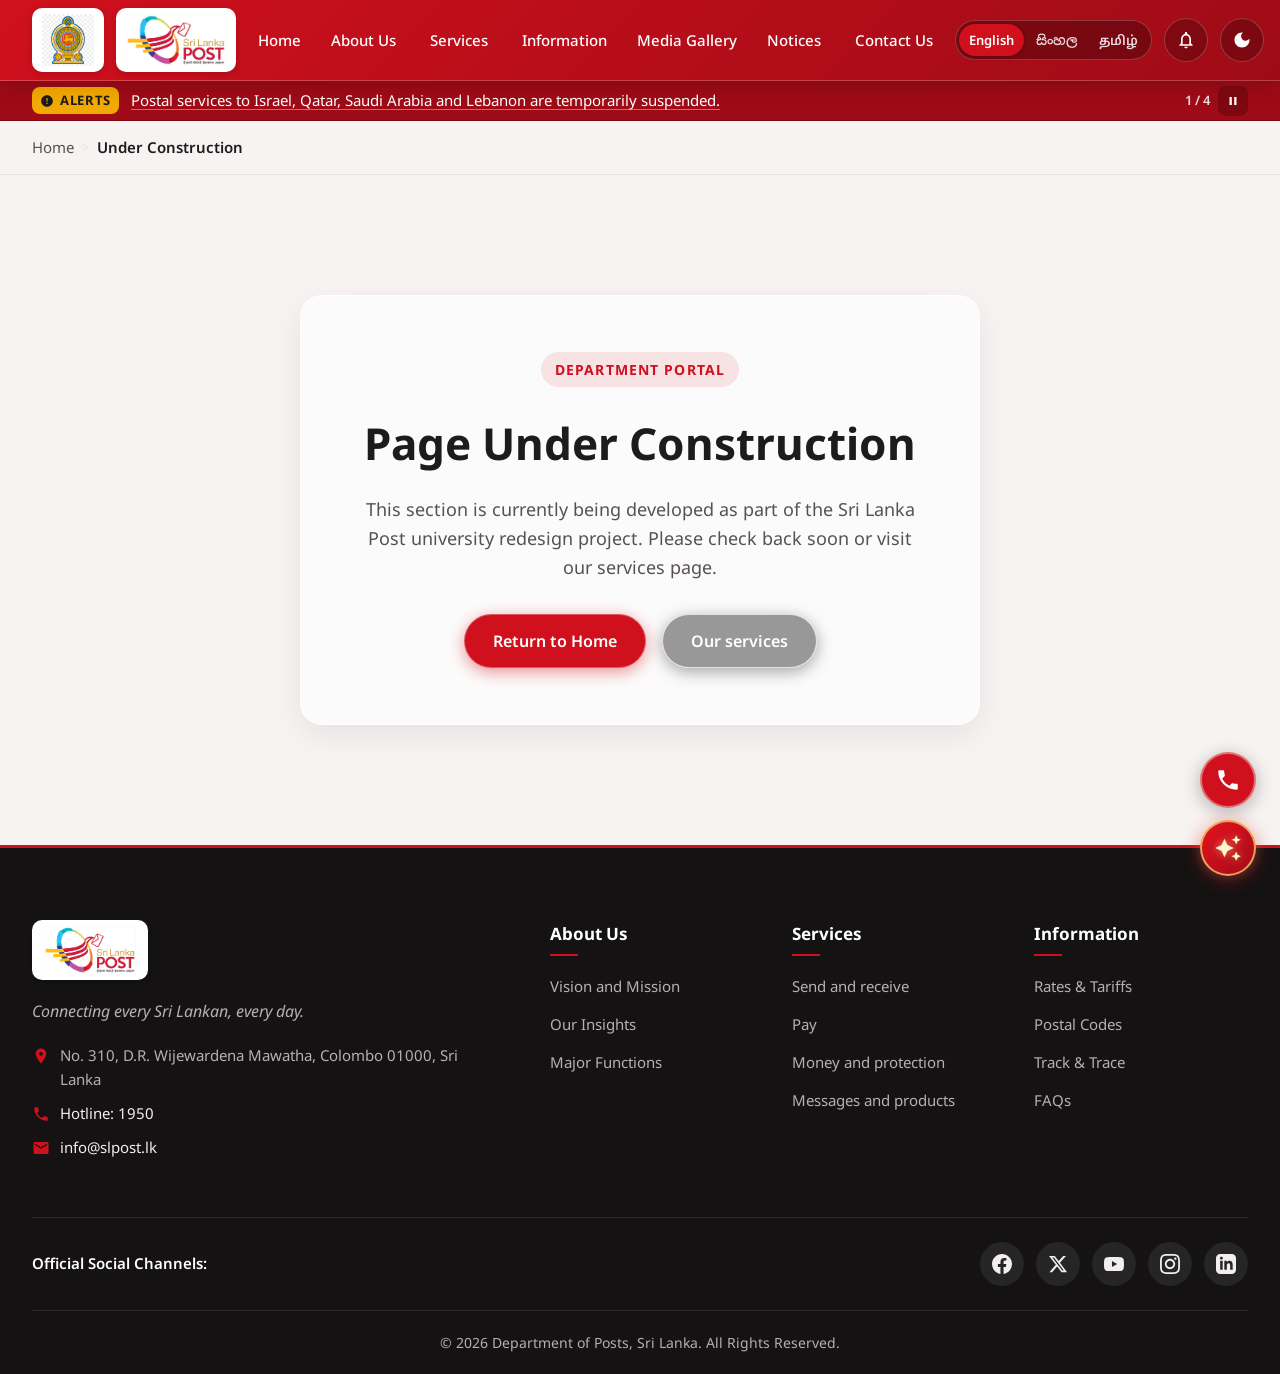
<file: coming-soon.html>
<!DOCTYPE html>
<html lang="en">
<head>
  <meta charset="UTF-8">
  <meta name="viewport" content="width=device-width, initial-scale=1.0">
  <meta name="theme-color" content="#D0101D">
  <meta name="description" content="This section of the Sri Lanka Post portal redesign is currently under construction as part of a university assignment project.">
  <title data-i18n="page_title_coming">Under Construction | Sri Lanka Post</title>

  <!-- Preconnect & Google Fonts -->
  <link rel="preconnect" href="https://fonts.googleapis.com">
  <link rel="preconnect" href="https://fonts.gstatic.com" crossorigin>
  <link href="https://fonts.googleapis.com/css2?family=Noto+Sans:wght@400;500;600;700&family=Noto+Sans+Sinhala:wght@400;500;600;700&family=Noto+Sans+Tamil:wght@400;500;600;700&display=swap" rel="stylesheet">

  <!-- Stylesheet -->
  <link rel="stylesheet" href="css/styles.css">
</head>
<body>
  <!-- Accessible Skip to Content Link -->
  <a href="#main-content" class="skip-link" data-i18n="skip_to_content">Skip to main content</a>

  <!-- 1. STICKY RED NAVIGATION BAR -->
  <header class="main-header">
    <div class="container nav-container">
      <!-- Left: Logo Group (Transparent Backgrounds) -->
      <a href="index.html" class="nav-brand-group" aria-label="Sri Lanka Post Home">
        <span class="logo-plate">
          <img src="images/government_logo.png" alt="Emblem of Sri Lanka" class="logo-img" width="348" height="348">
        </span>
        <span class="logo-plate">
          <img src="images/post_logo.png" alt="Sri Lanka Post Logo" class="logo-img" width="993" height="516">
        </span>
      </a>

      <!-- Center Links & Mobile Drawer -->
      <nav class="nav-links-menu" id="nav-links-menu" aria-label="Main Navigation">
        <!-- Drawer Top Row (Visible only on mobile/tablet < 1100px) -->
        <div class="drawer-tools-row">
          <!-- Language Segmented Control (Mobile) -->
          <div class="lang-switcher" role="group" aria-label="Language selection">
            <button type="button" class="lang-btn active" data-lang="en" aria-current="true">English</button>
            <button type="button" class="lang-btn" data-lang="si">සිංහල</button>
            <button type="button" class="lang-btn" data-lang="ta">தமிழ்</button>
          </div>
          <!-- Action Buttons (Mobile) -->
          <div style="display: flex; gap: 8px;">
            <button type="button" class="nav-icon-btn" id="drawer-notification-btn" aria-label="Enable notifications" title="Enable notifications">
              <svg viewBox="0 0 24 24" aria-hidden="true"><path d="M12 22c1.1 0 2-.9 2-2h-4c0 1.1.9 2 2 2zm6-6v-5c0-3.07-1.63-5.64-4.5-6.32V4c0-.83-.67-1.5-1.5-1.5s-1.5.67-1.5 1.5v.68C7.64 5.36 6 7.92 6 11v5l-2 2v1h16v-1l-2-2zm-2 1H8v-6c0-2.48 1.51-4.5 4-4.5s4 2.02 4 4.5v6z"/></svg>
            </button>
            <button type="button" class="nav-icon-btn" id="drawer-theme-toggle" aria-label="Toggle dark mode" aria-pressed="false">
              <svg class="theme-icon-moon" viewBox="0 0 24 24" aria-hidden="true"><path d="M12 3c-4.97 0-9 4.03-9 9s4.03 9 9 9 9-4.03 9-9c0-.46-.04-.92-.1-1.36-.98 1.37-2.58 2.26-4.4 2.26-3.03 0-5.5-2.47-5.5-5.5 0-1.82.89-3.42 2.26-4.4-.44-.06-.9-.1-1.36-.1z"/></svg>
              <svg class="theme-icon-sun" viewBox="0 0 24 24" aria-hidden="true"><path d="M12 7c-2.76 0-5 2.24-5 5s2.24 5 5 5 5-2.24 5-5-2.24-5-5-5zM2 13h2c.55 0 1-.45 1-1s-.45-1-1-1H2c-.55 0-1 .45-1 1s.45 1 1 1zm18 0h2c.55 0 1-.45 1-1s-.45-1-1-1h-2c-.55 0-1 .45-1 1s.45 1 1 1zM11 2v2c0 .55.45 1 1 1s1-.45 1-1V2c0-.55-.45-1-1-1s-1 .45-1 1zm0 18v2c0 .55.45 1 1 1s1-.45 1-1v-2c0-.55-.45-1-1-1s-1 .45-1 1zM5.99 4.58c-.39-.39-1.03-.39-1.41 0s-.39 1.03 0 1.41l1.06 1.06c.39.39 1.03.39 1.41 0s.39-1.03 0-1.41L5.99 4.58zm12.37 12.37c-.39-.39-1.03-.39-1.41 0s-.39 1.03 0 1.41l1.06 1.06c.39.39 1.03.39 1.41 0s.39-1.03 0-1.41l-1.06-1.06zm1.06-10.96c.39-.39.39-1.03 0-1.41s-1.03-.39-1.41 0l-1.06 1.06c-.39.39-.39 1.03 0 1.41s1.03.39 1.41 0l1.06-1.06zM7.05 18.36c.39-.39.39-1.03 0-1.41s-1.03-.39-1.41 0l-1.06 1.06c-.39.39-.39 1.03 0 1.41s1.03.39 1.41 0l1.06-1.06z"/></svg>
            </button>
          </div>
        </div>

        <ul class="nav-links-menu" style="display: contents;">
          <!-- Home -->
          <li class="nav-item">
            <a href="index.html" class="nav-link" data-i18n="nav_home">Home</a>
          </li>

          <!-- About Us Dropdown -->
          <li class="nav-item has-dropdown">
            <a href="about.html" class="nav-link" aria-haspopup="true" aria-expanded="false">
              <span data-i18n="nav_about">About Us</span>
              <svg class="dropdown-icon" viewBox="0 0 24 24" aria-hidden="true"><path d="M7 10l5 5 5-5z"/></svg>
            </a>
            <div class="dropdown-menu" role="menu">
              <a href="about.html#vision-mission" class="dropdown-link" role="menuitem" data-i18n="nav_about_vision">Vision and Mission</a>
              <a href="about.html#insights" class="dropdown-link" role="menuitem" data-i18n="nav_about_insights">Our Insights</a>
              <a href="about.html#major-functions" class="dropdown-link" role="menuitem" data-i18n="nav_about_functions">Major Functions</a>
            </div>
          </li>

          <!-- Services Dropdown -->
          <li class="nav-item has-dropdown">
            <a href="services.html" class="nav-link" aria-haspopup="true" aria-expanded="false">
              <span data-i18n="nav_services">Services</span>
              <svg class="dropdown-icon" viewBox="0 0 24 24" aria-hidden="true"><path d="M7 10l5 5 5-5z"/></svg>
            </a>
            <div class="dropdown-menu" role="menu">
              <a href="services.html#normal-post" class="dropdown-link" role="menuitem" data-i18n="srv1_title">Normal Post (Domestic Mail)</a>
              <a href="services.html#international-post" class="dropdown-link" role="menuitem" data-i18n="srv2_title">International Post</a>
              <a href="services.html#money-transfer" class="dropdown-link" role="menuitem" data-i18n="srv3_title">Money Transfer</a>
              <a href="services.html#ems-speed-post" class="dropdown-link" role="menuitem" data-i18n="srv4_title">EMS Speed Post</a>
              <a href="services.html#cash-on-delivery" class="dropdown-link" role="menuitem" data-i18n="srv5_title">Cash on Delivery</a>
              <a href="services.html" class="dropdown-link" role="menuitem" style="font-weight: 700; color: var(--color-red);" data-i18n="hero1_btn_services">All Services →</a>
            </div>
          </li>

          <!-- Information -->
          <li class="nav-item">
            <a href="information.html" class="nav-link" data-i18n="nav_info">Information</a>
          </li>

          <!-- Media Gallery -->
          <li class="nav-item">
            <a href="coming-soon.html" class="nav-link" data-i18n="nav_media">Media Gallery</a>
          </li>

          <!-- Notices Dropdown -->
          <li class="nav-item has-dropdown">
            <a href="notices.html" class="nav-link" aria-haspopup="true" aria-expanded="false">
              <span data-i18n="nav_notices">Notices</span>
              <svg class="dropdown-icon" viewBox="0 0 24 24" aria-hidden="true"><path d="M7 10l5 5 5-5z"/></svg>
            </a>
            <div class="dropdown-menu" role="menu">
              <a href="notices.html#public" class="dropdown-link" role="menuitem" data-i18n="nav_notices_public">Public Notices</a>
              <a href="notices.html#procurement" class="dropdown-link" role="menuitem" data-i18n="nav_notices_procurement">Procurement</a>
              <a href="notices.html#vacancies" class="dropdown-link" role="menuitem" data-i18n="nav_notices_vacancies">Vacancies</a>
              <a href="notices.html#reports" class="dropdown-link" role="menuitem" data-i18n="nav_notices_reports">Performance Reports</a>
            </div>
          </li>

          <!-- Contact Us -->
          <li class="nav-item">
            <a href="contact.html" class="nav-link" data-i18n="nav_contact">Contact Us</a>
          </li>
        </ul>
      </nav>

      <!-- Right Zone (Desktop Tools) -->
      <div class="nav-tools-group">
        <!-- Language Switcher Segmented Control -->
        <div class="lang-switcher" role="group" aria-label="Language selection">
          <button type="button" class="lang-btn active" data-lang="en" aria-current="true">English</button>
          <button type="button" class="lang-btn" data-lang="si">සිංහල</button>
          <button type="button" class="lang-btn" data-lang="ta">தமிழ்</button>
        </div>

        <!-- Notification Bell Button -->
        <button type="button" class="nav-icon-btn" id="notification-btn" aria-label="Enable notifications" title="Enable notifications">
          <svg viewBox="0 0 24 24" aria-hidden="true"><path d="M12 22c1.1 0 2-.9 2-2h-4c0 1.1.9 2 2 2zm6-6v-5c0-3.07-1.63-5.64-4.5-6.32V4c0-.83-.67-1.5-1.5-1.5s-1.5.67-1.5 1.5v.68C7.64 5.36 6 7.92 6 11v5l-2 2v1h16v-1l-2-2zm-2 1H8v-6c0-2.48 1.51-4.5 4-4.5s4 2.02 4 4.5v6z"/></svg>
        </button>

        <!-- Day / Night Toggle -->
        <button type="button" class="nav-icon-btn" id="theme-toggle" aria-label="Toggle dark mode" aria-pressed="false">
          <svg class="theme-icon-moon" viewBox="0 0 24 24" aria-hidden="true"><path d="M12 3c-4.97 0-9 4.03-9 9s4.03 9 9 9 9-4.03 9-9c0-.46-.04-.92-.1-1.36-.98 1.37-2.58 2.26-4.4 2.26-3.03 0-5.5-2.47-5.5-5.5 0-1.82.89-3.42 2.26-4.4-.44-.06-.9-.1-1.36-.1z"/></svg>
          <svg class="theme-icon-sun" viewBox="0 0 24 24" aria-hidden="true"><path d="M12 7c-2.76 0-5 2.24-5 5s2.24 5 5 5 5-2.24 5-5-2.24-5-5-5zM2 13h2c.55 0 1-.45 1-1s-.45-1-1-1H2c-.55 0-1 .45-1 1s.45 1 1 1zm18 0h2c.55 0 1-.45 1-1s-.45-1-1-1h-2c-.55 0-1 .45-1 1s.45 1 1 1zM11 2v2c0 .55.45 1 1 1s1-.45 1-1V2c0-.55-.45-1-1-1s-1 .45-1 1zm0 18v2c0 .55.45 1 1 1s1-.45 1-1v-2c0-.55-.45-1-1-1s-1 .45-1 1zM5.99 4.58c-.39-.39-1.03-.39-1.41 0s-.39 1.03 0 1.41l1.06 1.06c.39.39 1.03.39 1.41 0s.39-1.03 0-1.41L5.99 4.58zm12.37 12.37c-.39-.39-1.03-.39-1.41 0s-.39 1.03 0 1.41l1.06 1.06c.39.39 1.03.39 1.41 0s.39-1.03 0-1.41l-1.06-1.06zm1.06-10.96c.39-.39.39-1.03 0-1.41s-1.03-.39-1.41 0l-1.06 1.06c-.39.39-.39 1.03 0 1.41s1.03.39 1.41 0l1.06-1.06zM7.05 18.36c.39-.39.39-1.03 0-1.41s-1.03-.39-1.41 0l-1.06 1.06c-.39.39-.39 1.03 0 1.41s1.03.39 1.41 0l1.06-1.06z"/></svg>
        </button>
      </div>

      <!-- Hamburger Button (Mobile < 1100px) -->
      <button type="button" class="nav-hamburger-btn" id="nav-hamburger-btn" aria-label="Toggle navigation menu" aria-expanded="false" aria-controls="nav-links-menu">
        <svg class="hamburger-icon" viewBox="0 0 24 24" aria-hidden="true"><path fill="currentColor" d="M3 18h18v-2H3v2zm0-5h18v-2H3v2zm0-7v2h18V6H3z"/></svg>
      </button>
    </div>
  </header>

  <!-- 2. NOTIFICATION BAR (Cricket Scoreboard Roll) -->
  <aside class="notification-bar" aria-label="Official announcements and alerts">
    <div class="container notification-container">
      <div class="notif-badge">
        <svg viewBox="0 0 24 24" aria-hidden="true"><path d="M12 2C6.48 2 2 6.48 2 12s4.48 10 10 10 10-4.48 10-10S17.52 2 12 2zm1 15h-2v-2h2v2zm0-4h-2V7h2v6z"/></svg>
        <span data-i18n="nav_alerts_label">Alerts</span>
      </div>

      <div class="notif-viewport" id="notif-viewport" aria-live="polite">
        <div class="notif-item is-current" role="status">
          <a href="coming-soon.html" class="notif-link">Postal services to Israel, Qatar, Saudi Arabia and Lebanon are temporarily suspended.</a>
        </div>
      </div>

      <div class="notif-controls">
        <span class="notif-counter" id="notif-counter">1 / 4</span>
        <button type="button" class="notif-pause-btn" id="notif-pause-btn" aria-label="Pause alerts ticker" title="Pause alerts ticker">
          <svg class="icon-pause" viewBox="0 0 24 24" aria-hidden="true"><path d="M6 19h4V5H6v14zm8-14v14h4V5h-4z"/></svg>
          <svg class="icon-play" viewBox="0 0 24 24" aria-hidden="true" style="display: none;"><path d="M8 5v14l11-7z"/></svg>
        </button>
      </div>
    </div>
  </aside>

  <!-- 6. BREADCRUMB TRAIL -->
  <nav class="breadcrumb-nav" aria-label="Breadcrumb">
    <div class="container">
      <ol class="breadcrumb-list">
        <li class="breadcrumb-item">
          <a href="index.html" data-i18n="breadcrumb_home">Home</a>
        </li>
        <li class="breadcrumb-separator" aria-hidden="true">&gt;</li>
        <li class="breadcrumb-item" aria-current="page" data-i18n="breadcrumb_coming">
          Under Construction
        </li>
      </ol>
    </div>
  </nav>

  <!-- MAIN PLACEHOLDER CONTENT -->
  <main id="main-content" class="placeholder-section">
    <div class="container">
      <div class="placeholder-card">
        <span class="placeholder-badge" data-i18n="coming_soon_badge">Department Portal</span>
        <h1 class="placeholder-title" data-i18n="coming_soon_title">Page Under Construction</h1>
        <p class="placeholder-text" data-i18n="coming_soon_desc">
          This section is currently being developed as part of the Sri Lanka Post university redesign project. Please check back soon or visit our services page.
        </p>
        <div style="display: flex; justify-content: center; gap: 16px; flex-wrap: wrap;">
          <a href="index.html" class="btn-primary" data-i18n="coming_soon_btn">Return to Home</a>
          <a href="services.html" class="btn-secondary" style="color: var(--text-primary); border-color: var(--color-line);" data-i18n="hero1_btn_services">Our services</a>
        </div>
      </div>
    </div>
  </main>

  <!-- 5. FOOTER -->
  <footer class="main-footer">
    <div class="container">
      <div class="footer-top-grid">
        <!-- Left Block: Brand, Tagline, Address -->
        <div class="footer-brand-col">
          <div class="footer-logo-plate">
            <img src="images/post_logo.png" alt="Sri Lanka Post Logo" class="footer-logo-img" width="993" height="516" loading="lazy">
          </div>
          <!-- PLACEHOLDER: replace with the official tagline -->
          <p class="footer-tagline" data-i18n="footer_tagline">Connecting every Sri Lankan, every day.</p>
          <div class="footer-contact-info">
            <div class="footer-contact-item">
              <svg viewBox="0 0 24 24" aria-hidden="true"><path d="M12 2C8.13 2 5 5.13 5 9c0 5.25 7 13 7 13s7-7.75 7-13c0-3.87-3.13-7-7-7zm0 9.5a2.5 2.5 0 0 1 0-5 2.5 2.5 0 0 1 0 5z"/></svg>
              <span data-i18n="footer_address">No. 310, D.R. Wijewardena Mawatha, Colombo 01000, Sri Lanka</span>
            </div>
            <div class="footer-contact-item">
              <svg viewBox="0 0 24 24" aria-hidden="true"><path d="M6.62 10.79a15.05 15.05 0 0 0 6.59 6.59l2.2-2.2c.27-.27.67-.36 1.02-.24 1.12.37 2.33.57 3.57.57.55 0 1 .45 1 1V20c0 .55-.45 1-1 1-9.39 0-17-7.61-17-17 0-.55.45-1 1-1h3.5c.55 0 1 .45 1 1 0 1.25.2 2.45.57 3.57.11.35.03.74-.25 1.02l-2.2 2.2z"/></svg>
              <a href="tel:1950" data-i18n="footer_hotline">Hotline: 1950</a>
            </div>
            <div class="footer-contact-item">
              <svg viewBox="0 0 24 24" aria-hidden="true"><path d="M20 4H4c-1.1 0-1.99.9-1.99 2L2 18c0 1.1.9 2 2 2h16c1.1 0 2-.9 2-2V6c0-1.1-.9-2-2-2zm0 4l-8 5-8-5V6l8 5 8-5v2z"/></svg>
              <a href="mailto:info@slpost.lk" data-i18n="footer_email">info@slpost.lk</a>
            </div>
          </div>
        </div>

        <!-- Right Block: Nav Columns -->
        <div class="footer-links-grid">
          <div>
            <h4 class="footer-col-title" data-i18n="footer_col_about">About Us</h4>
            <ul class="footer-link-list">
              <li><a href="about.html#vision-mission" class="footer-link" data-i18n="nav_about_vision">Vision and Mission</a></li>
              <li><a href="about.html#insights" class="footer-link" data-i18n="nav_about_insights">Our Insights</a></li>
              <li><a href="about.html#major-functions" class="footer-link" data-i18n="nav_about_functions">Major Functions</a></li>
            </ul>
          </div>
          <div>
            <h4 class="footer-col-title" data-i18n="footer_col_services">Services</h4>
            <ul class="footer-link-list">
              <li><a href="services.html#normal-post" class="footer-link" data-i18n="group_send_receive">Send and receive</a></li>
              <li><a href="services.html#bill-payments" class="footer-link" data-i18n="group_pay">Pay</a></li>
              <li><a href="services.html#money-transfer" class="footer-link" data-i18n="group_money_protect">Money and protection</a></li>
              <li><a href="services.html#e-telemail" class="footer-link" data-i18n="group_messages_products">Messages and products</a></li>
            </ul>
          </div>
          <div>
            <h4 class="footer-col-title" data-i18n="footer_col_info">Information</h4>
            <ul class="footer-link-list">
              <li><a href="information.html#rates" class="footer-link" data-i18n="footer_postal_rates">Rates & Tariffs</a></li>
              <li><a href="information.html#postal-codes" class="footer-link" data-i18n="footer_postal_codes">Postal Codes</a></li>
              <li><a href="coming-soon.html#tracking" class="footer-link" data-i18n="footer_track">Track & Trace</a></li>
              <li><a href="coming-soon.html#faqs" class="footer-link" data-i18n="footer_faq">FAQs</a></li>
            </ul>
          </div>
        </div>
      </div>

      <!-- Social Media Bar (Real Official Brand SVG Icons) -->
      <div class="footer-social-row">
        <span class="footer-social-label" data-i18n="footer_social_label">Official Social Channels:</span>
        <div class="social-links-list">
          <a href="#" class="social-link-btn" aria-label="Visit Sri Lanka Post on Facebook">
            <svg viewBox="0 0 24 24" aria-hidden="true"><path d="M24 12.073c0-6.627-5.373-12-12-12s-12 5.373-12 12c0 5.99 4.388 10.954 10.125 11.854v-8.385H7.078v-3.47h3.047V9.43c0-3.007 1.792-4.669 4.533-4.669 1.312 0 2.686.235 2.686.235v2.953H15.83c-1.491 0-1.956.925-1.956 1.874v2.25h3.328l-.532 3.47h-2.796v8.385C19.612 23.027 24 18.062 24 12.073z"/></svg>
          </a>
          <a href="#" class="social-link-btn" aria-label="Visit Sri Lanka Post on X">
            <svg viewBox="0 0 24 24" aria-hidden="true"><path d="M18.244 2.25h3.308l-7.227 8.26 8.502 11.24H16.17l-5.214-6.817L4.99 21.75H1.68l7.73-8.835L1.254 2.25H8.08l4.713 6.231zm-1.161 17.52h1.833L7.084 4.126H5.117z"/></svg>
          </a>
          <a href="#" class="social-link-btn" aria-label="Visit Sri Lanka Post on YouTube">
            <svg viewBox="0 0 24 24" aria-hidden="true"><path d="M23.498 6.186a3.016 3.016 0 0 0-2.122-2.136C19.505 3.545 12 3.545 12 3.545s-7.505 0-9.377.505A3.017 3.017 0 0 0 .502 6.186C0 8.07 0 12 0 12s0 3.93.502 5.814a3.016 3.016 0 0 0 2.122 2.136c1.871.505 9.376.505 9.376.505s7.505 0 9.377-.505a3.015 3.015 0 0 0 2.122-2.136C24 15.93 24 12 24 12s0-3.93-.502-5.814zM9.545 15.568V8.432L15.818 12l-6.273 3.568z"/></svg>
          </a>
          <a href="#" class="social-link-btn" aria-label="Visit Sri Lanka Post on Instagram">
            <svg viewBox="0 0 24 24" aria-hidden="true"><path d="M12 2.163c3.204 0 3.584.012 4.85.07 3.252.148 4.771 1.691 4.919 4.919.058 1.265.069 1.645.069 4.849 0 3.205-.012 3.584-.069 4.849-.149 3.225-1.664 4.771-4.919 4.919-1.266.058-1.644.07-4.85.07-3.204 0-3.584-.012-4.849-.07-3.26-.149-4.771-1.699-4.919-4.92-.058-1.265-.07-1.644-.07-4.849 0-3.204.013-3.583.07-4.849.149-3.227 1.664-4.771 4.919-4.919 1.266-.057 1.645-.069 4.849-.069zm0-2.163c-3.259 0-3.667.014-4.947.072-4.358.2-6.78 2.618-6.98 6.98-.059 1.281-.073 1.689-.073 4.948 0 3.259.014 3.668.072 4.948.2 4.358 2.618 6.78 6.98 6.98 1.281.058 1.689.072 4.948.072 3.259 0 3.668-.014 4.948-.072 4.354-.2 6.782-2.618 6.979-6.98.059-1.28.073-1.689.073-4.948 0-3.259-.014-3.667-.072-4.947-.196-4.354-2.617-6.78-6.979-6.98-1.281-.059-1.69-.073-4.949-.073zm0 5.838c-3.403 0-6.162 2.759-6.162 6.162s2.759 6.163 6.162 6.163 6.162-2.759 6.162-6.163c0-3.403-2.759-6.162-6.162-6.162zm0 10.162c-2.209 0-4-1.79-4-4 0-2.209 1.791-4 4-4s4 1.791 4 4c0 2.21-1.791 4-4 4zm6.406-11.845c-.796 0-1.441.645-1.441 1.44s.645 1.44 1.441 1.44c.795 0 1.439-.645 1.439-1.44s-.644-1.44-1.439-1.44z"/></svg>
          </a>
          <a href="#" class="social-link-btn" aria-label="Visit Sri Lanka Post on LinkedIn">
            <svg viewBox="0 0 24 24" aria-hidden="true"><path d="M19 0h-14c-2.761 0-5 2.239-5 5v14c0 2.761 2.239 5 5 5h14c2.762 0 5-2.239 5-5v-14c0-2.761-2.238-5-5-5zm-11 19h-3v-11h3v11zm-1.5-12.268c-.966 0-1.75-.79-1.75-1.764s.784-1.764 1.75-1.764 1.75.79 1.75 1.764-.783 1.764-1.75 1.764zm13.5 12.268h-3v-5.604c0-3.368-4-3.113-4 0v5.604h-3v-11h3v1.765c1.396-2.586 7-2.777 7 2.476v6.759z"/></svg>
          </a>
        </div>
      </div>

      <!-- Bottom Strip -->
      <div class="footer-bottom-strip">
        <p>&copy; <span id="current-year">2026</span> <span data-i18n="footer_copyright">Department of Posts, Sri Lanka. All Rights Reserved.</span></p>
      </div>
    </div>
  </footer>

  <!-- 7. CHATBOT & 8. HOTLINE FLOATING BUTTONS & PANELS -->
  <div class="floating-tools-stack">
    <!-- Hotline Popover Menu -->
    <div class="hotline-menu-popover" id="hotline-popover" role="dialog" aria-hidden="true" aria-label="Quick contact menu">
      <div class="hotline-menu-title" data-i18n="hotline_menu_title">Quick Contact Options</div>
      <a href="tel:1950" class="hotline-menu-item">
        <svg viewBox="0 0 24 24" aria-hidden="true"><path d="M6.62 10.79a15.05 15.05 0 0 0 6.59 6.59l2.2-2.2c.27-.27.67-.36 1.02-.24 1.12.37 2.33.57 3.57.57.55 0 1 .45 1 1V20c0 .55-.45 1-1 1-9.39 0-17-7.61-17-17 0-.55.45-1 1-1h3.5c.55 0 1 .45 1 1 0 1.25.2 2.45.57 3.57.11.35.03.74-.25 1.02l-2.2 2.2z"/></svg>
        <span data-i18n="hotline_call_btn">Call hotline 1950</span>
      </a>
      <a href="https://wa.me/94112328301" class="hotline-menu-item" id="hotline-wa-link" target="_blank" rel="noopener noreferrer">
        <svg viewBox="0 0 24 24" aria-hidden="true"><path d="M12.04 2c-5.46 0-9.91 4.45-9.91 9.91 0 1.75.46 3.45 1.32 4.95L2.05 22l5.25-1.38c1.45.79 3.08 1.21 4.74 1.21 5.46 0 9.91-4.45 9.91-9.91 0-2.65-1.03-5.14-2.9-7.01A9.816 9.816 0 0 0 12.04 2m.01 1.67c2.2 0 4.26.86 5.82 2.42a8.225 8.225 0 0 1 2.41 5.83c0 4.54-3.7 8.24-8.24 8.24-1.48 0-2.93-.4-4.2-1.15l-.3-.18-3.12.82.83-3.04-.2-.31a8.19 8.19 0 0 1-1.26-4.38c0-4.54 3.7-8.24 8.24-8.24m4.52 11.64c-.25-.13-1.47-.72-1.7-.81-.23-.08-.39-.13-.56.13-.17.25-.64.81-.79.97-.14.17-.29.19-.54.06-.25-.13-1.06-.39-2.02-1.25-.75-.67-1.26-1.5-1.41-1.75-.15-.25-.02-.39.11-.51.11-.11.25-.29.37-.44.13-.15.17-.25.25-.42.08-.17.04-.31-.02-.44-.06-.13-.56-1.35-.77-1.85-.2-.49-.41-.42-.56-.43h-.48c-.17 0-.44.06-.67.31-.23.25-.88.86-.88 2.1 0 1.24.9 2.44 1.03 2.61.13.17 1.78 2.71 4.3 3.8.6.26 1.07.41 1.44.53.6.19 1.15.16 1.58.1.49-.07 1.47-.6 1.68-1.18.21-.58.21-1.07.15-1.18-.06-.11-.22-.18-.47-.3z"/></svg>
        <span data-i18n="hotline_wa_btn">Get alerts on WhatsApp</span>
      </a>
    </div>

    <!-- Hotline Toggle Button -->
    <button type="button" class="floating-action-btn hotline-btn" id="hotline-toggle-btn" aria-label="Open quick contact menu" aria-expanded="false" aria-controls="hotline-popover" title="Call hotline or WhatsApp">
      <svg viewBox="0 0 24 24" aria-hidden="true"><path d="M6.62 10.79a15.05 15.05 0 0 0 6.59 6.59l2.2-2.2c.27-.27.67-.36 1.02-.24 1.12.37 2.33.57 3.57.57.55 0 1 .45 1 1V20c0 .55-.45 1-1 1-9.39 0-17-7.61-17-17 0-.55.45-1 1-1h3.5c.55 0 1 .45 1 1 0 1.25.2 2.45.57 3.57.11.35.03.74-.25 1.02l-2.2 2.2z"/></svg>
    </button>

    <!-- Chatbot Dialog Panel -->
    <section class="chatbot-panel-dialog" id="chatbot-panel" role="dialog" aria-hidden="true" aria-labelledby="chat-heading">
      <div class="chatbot-header">
        <div class="chatbot-title-box">
          <div style="display: flex; align-items: center; gap: 6px;">
            <svg class="ai-sparkle-icon-inline" viewBox="0 0 24 24" aria-hidden="true"><path d="M19 9l1.25-2.75L23 5l-2.75-1.25L19 1l-1.25 2.75L15 5l2.75 1.25L19 9zm-7.5.5L9 4 6.5 9.5 1 12l5.5 2.5L9 20l2.5-5.5L17 12l-5.5-2.5zM19 15l-1.25 2.75L15 19l2.75 1.25L19 23l1.25-2.75L23 19l-2.75-1.25L19 15z"/></svg>
            <h3 id="chat-heading" class="chatbot-title" data-i18n="chat_title">Ask Sri Lanka Post</h3>
          </div>
          <span class="chatbot-badge" data-i18n="chat_badge">AI Assistant</span>
        </div>
        <button type="button" class="chatbot-close-btn" id="chatbot-close-btn" aria-label="Close AI assistant">
          <svg viewBox="0 0 24 24" aria-hidden="true"><path d="M19 6.41L17.59 5 12 10.59 6.41 5 5 6.41 10.59 12 5 17.59 6.41 19 12 13.41 17.59 19 19 17.59 13.41 12z"/></svg>
        </button>
      </div>

      <div class="chatbot-body" id="chatbot-messages" role="log" aria-live="polite">
        <!-- Initial Welcome Message Bubble -->
        <div class="chat-bubble bubble-bot" data-i18n="chat_welcome">
          Hello! Welcome to the Sri Lanka Post assistant. How can I help you today?
        </div>

        <!-- 5 FAQ Quick Questions Buttons -->
        <div class="chatbot-quick-replies" role="group" aria-label="Suggested questions">
          <button type="button" class="faq-quick-btn" data-question-key="chat_q1" data-answer-key="chat_a1" data-i18n="chat_q1">How do I track an item?</button>
          <button type="button" class="faq-quick-btn" data-question-key="chat_q2" data-answer-key="chat_a2" data-i18n="chat_q2">How can I contact you?</button>
          <button type="button" class="faq-quick-btn" data-question-key="chat_q3" data-answer-key="chat_a3" data-i18n="chat_q3">Which payments can I make at a post office?</button>
          <button type="button" class="faq-quick-btn" data-question-key="chat_q4" data-answer-key="chat_a4" data-i18n="chat_q4">How do I send a parcel abroad?</button>
          <button type="button" class="faq-quick-btn" data-question-key="chat_q5" data-answer-key="chat_a5" data-i18n="chat_q5">Where is my nearest post office?</button>
        </div>
      </div>

      <div class="chatbot-footer" data-i18n="chat_footer_note">
        University assignment prototype demo assistant.
      </div>
    </section>

    <!-- AI Assistant Toggle Button -->
    <button type="button" class="floating-action-btn ai-assistant-btn" id="chatbot-toggle-btn" aria-label="Open Sri Lanka Post AI Assistant" aria-expanded="false" aria-controls="chatbot-panel" title="Ask Sri Lanka Post AI Assistant">
      <svg class="ai-sparkle-svg" viewBox="0 0 24 24" aria-hidden="true">
        <path d="M19 9l1.25-2.75L23 5l-2.75-1.25L19 1l-1.25 2.75L15 5l2.75 1.25L19 9zm-7.5.5L9 4 6.5 9.5 1 12l5.5 2.5L9 20l2.5-5.5L17 12l-5.5-2.5zM19 15l-1.25 2.75L15 19l2.75 1.25L19 23l1.25-2.75L23 19l-2.75-1.25L19 15z"/>
      </svg>
    </button>
  </div>

  <!-- Notification Toast -->
  <div class="toast-notice" id="notif-toast" role="status" aria-live="polite"></div>

  <!-- JavaScript File -->
  <script src="js/main.js"></script>
</body>
</html>
</file>
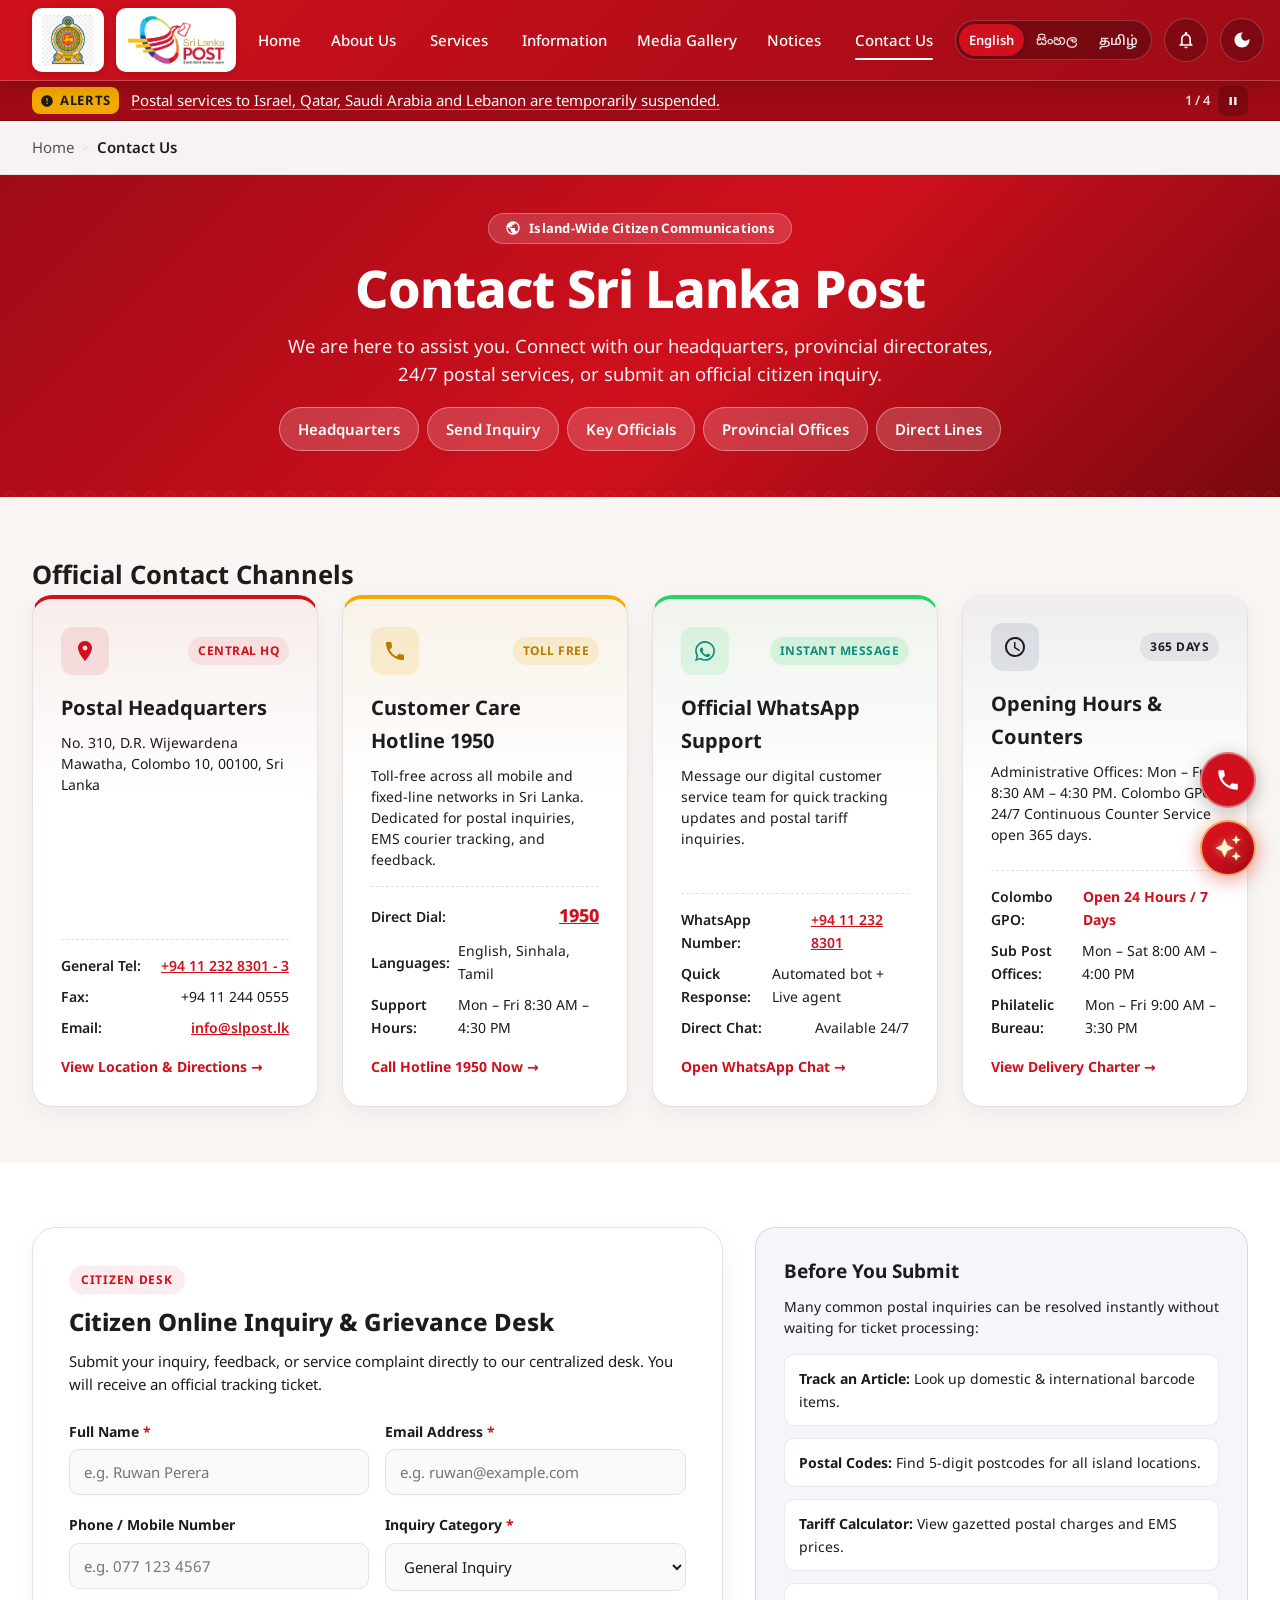
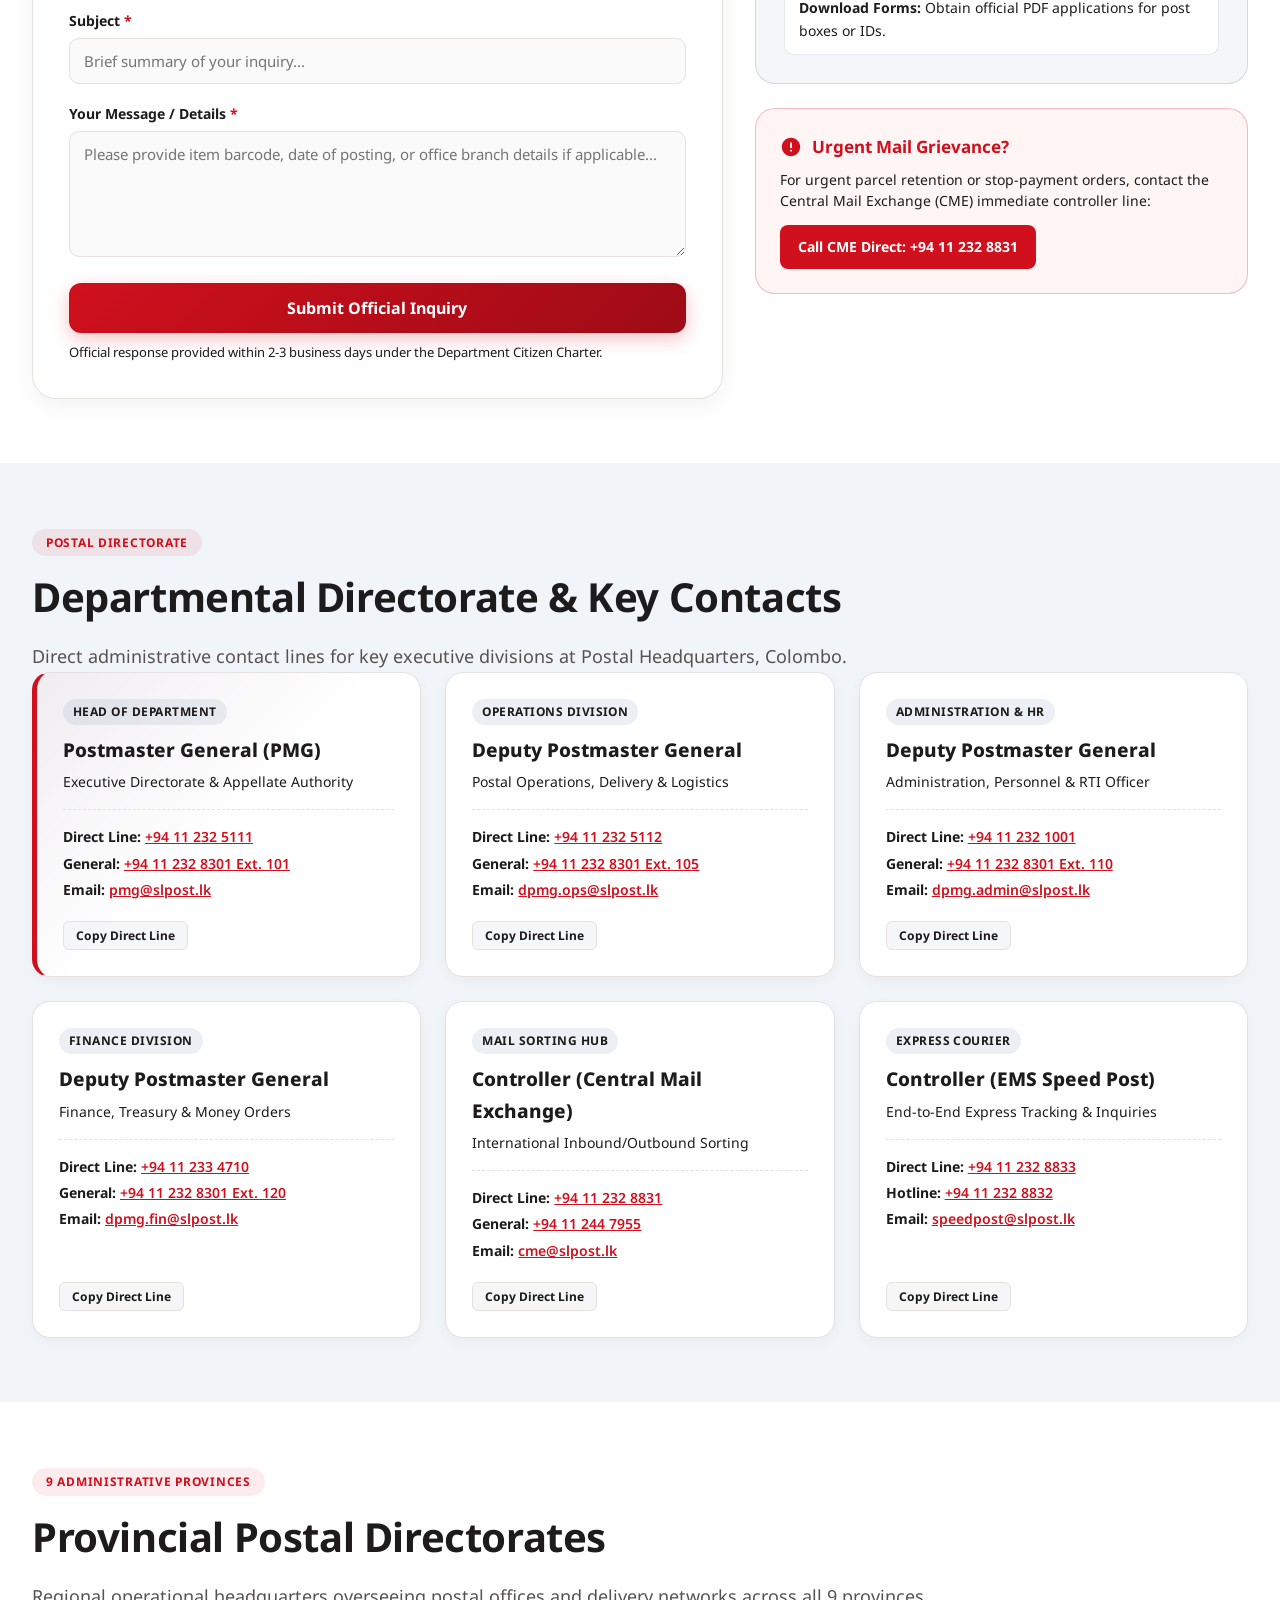
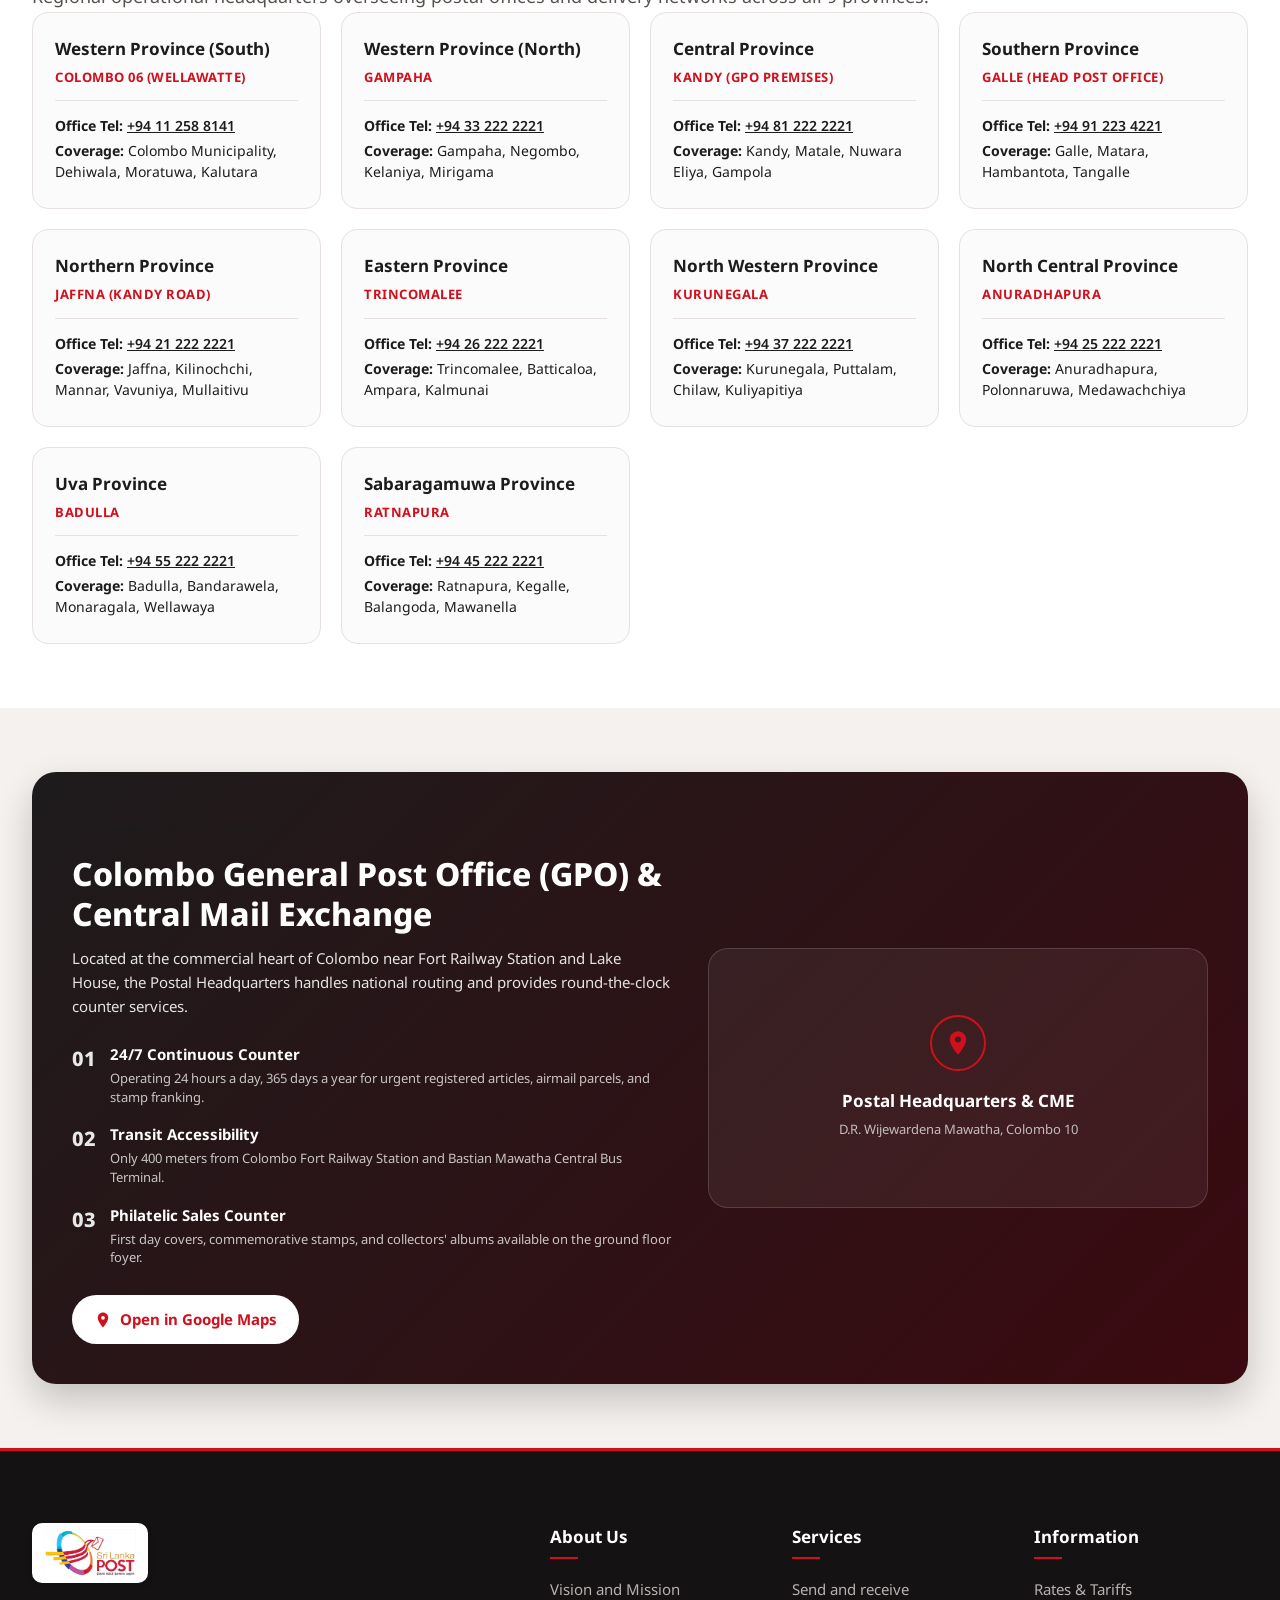
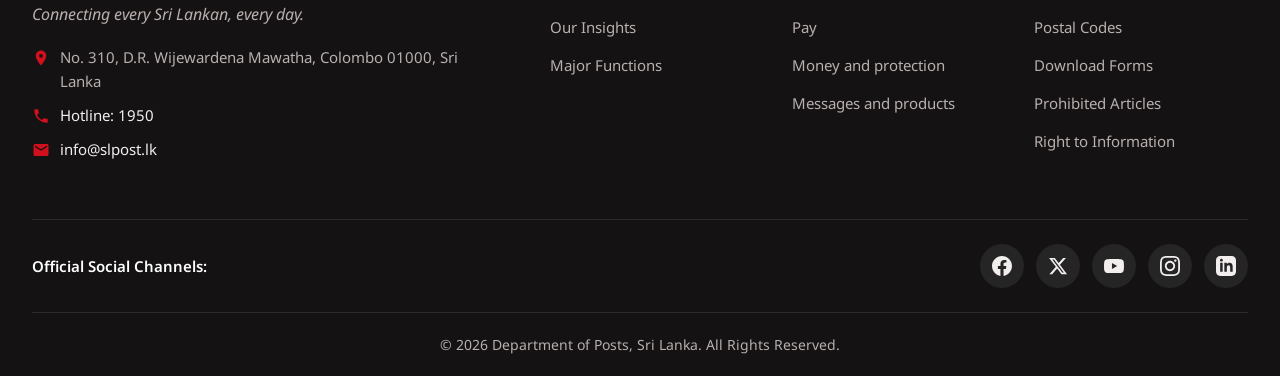
<file: contact.html>
<!DOCTYPE html>
<html lang="en">
<head>
  <meta charset="UTF-8">
  <meta name="viewport" content="width=device-width, initial-scale=1.0">
  <title data-i18n="page_title_contact">Contact Us | Sri Lanka Post - Department of Posts</title>
  <meta name="description" content="Contact Sri Lanka Post (Department of Posts). Reach our headquarters, provincial directorates, customer care hotline 1950, or submit an official online inquiry.">

  <!-- Google Fonts: Noto Sans, Noto Sans Sinhala, Noto Sans Tamil with font-display: swap -->
  <link rel="preconnect" href="https://fonts.googleapis.com">
  <link rel="preconnect" href="https://fonts.gstatic.com" crossorigin>
  <link href="https://fonts.googleapis.com/css2?family=Noto+Sans+Sinhala:wght@400;500;700&family=Noto+Sans+Tamil:wght@400;500;700&family=Noto+Sans:wght@400;500;600;700;800&display=swap" rel="stylesheet">

  <!-- Main Stylesheet -->
  <link rel="stylesheet" href="css/styles.css">
</head>
<body>
  <!-- Accessible Skip Link -->
  <a href="#main-content" class="skip-link" data-i18n="skip_to_content">Skip to main content</a>

  <!-- 1. STICKY RED NAVIGATION BAR -->
  <header class="main-header">
    <div class="container nav-container">
      <!-- Left: Logo Group (Transparent Backgrounds) -->
      <a href="index.html" class="nav-brand-group" aria-label="Sri Lanka Post Home">
        <span class="logo-plate">
          <img src="images/government_logo.png" alt="Emblem of Sri Lanka" class="logo-img" width="348" height="348">
        </span>
        <span class="logo-plate">
          <img src="images/post_logo.png" alt="Sri Lanka Post Logo" class="logo-img" width="993" height="516">
        </span>
      </a>

      <!-- Center Links & Mobile Drawer -->
      <nav class="nav-links-menu" id="nav-links-menu" aria-label="Main Navigation">
        <!-- Drawer Top Row (Visible only on mobile/tablet < 1100px) -->
        <div class="drawer-tools-row">
          <!-- Language Segmented Control (Mobile) -->
          <div class="lang-switcher" role="group" aria-label="Language selection">
            <button type="button" class="lang-btn active" data-lang="en" aria-current="true">English</button>
            <button type="button" class="lang-btn" data-lang="si">සිංහල</button>
            <button type="button" class="lang-btn" data-lang="ta">தமிழ்</button>
          </div>
          <!-- Action Buttons (Mobile) -->
          <div style="display: flex; gap: 8px;">
            <button type="button" class="nav-icon-btn" id="drawer-notification-btn" aria-label="Enable notifications" title="Enable notifications">
              <svg viewBox="0 0 24 24" aria-hidden="true"><path d="M12 22c1.1 0 2-.9 2-2h-4c0 1.1.9 2 2 2zm6-6v-5c0-3.07-1.63-5.64-4.5-6.32V4c0-.83-.67-1.5-1.5-1.5s-1.5.67-1.5 1.5v.68C7.64 5.36 6 7.92 6 11v5l-2 2v1h16v-1l-2-2zm-2 1H8v-6c0-2.48 1.51-4.5 4-4.5s4 2.02 4 4.5v6z"/></svg>
            </button>
            <button type="button" class="nav-icon-btn" id="drawer-theme-toggle" aria-label="Toggle dark mode" aria-pressed="false">
              <svg class="theme-icon-moon" viewBox="0 0 24 24" aria-hidden="true"><path d="M12 3c-4.97 0-9 4.03-9 9s4.03 9 9 9 9-4.03 9-9c0-.46-.04-.92-.1-1.36-.98 1.37-2.58 2.26-4.4 2.26-3.03 0-5.5-2.47-5.5-5.5 0-1.82.89-3.42 2.26-4.4-.44-.06-.9-.1-1.36-.1z"/></svg>
              <svg class="theme-icon-sun" viewBox="0 0 24 24" aria-hidden="true"><path d="M12 7c-2.76 0-5 2.24-5 5s2.24 5 5 5 5-2.24 5-5-2.24-5-5-5zM2 13h2c.55 0 1-.45 1-1s-.45-1-1-1H2c-.55 0-1 .45-1 1s.45 1 1 1zm18 0h2c.55 0 1-.45 1-1s-.45-1-1-1h-2c-.55 0-1 .45-1 1s.45 1 1 1zM11 2v2c0 .55.45 1 1 1s1-.45 1-1V2c0-.55-.45-1-1-1s-1 .45-1 1zm0 18v2c0 .55.45 1 1 1s1-.45 1-1v-2c0-.55-.45-1-1-1s-1 .45-1 1zM5.99 4.58c-.39-.39-1.03-.39-1.41 0s-.39 1.03 0 1.41l1.06 1.06c.39.39 1.03.39 1.41 0s.39-1.03 0-1.41L5.99 4.58zm12.37 12.37c-.39-.39-1.03-.39-1.41 0s-.39 1.03 0 1.41l1.06 1.06c.39.39 1.03.39 1.41 0s.39-1.03 0-1.41l-1.06-1.06zm1.06-10.96c.39-.39.39-1.03 0-1.41s-1.03-.39-1.41 0l-1.06 1.06c-.39.39-.39 1.03 0 1.41s1.03.39 1.41 0l1.06-1.06zM7.05 18.36c.39-.39.39-1.03 0-1.41s-1.03-.39-1.41 0l-1.06 1.06c-.39.39-.39 1.03 0 1.41s1.03.39 1.41 0l1.06-1.06z"/></svg>
            </button>
          </div>
        </div>

        <ul class="nav-links-menu" style="display: contents;">
          <!-- Home -->
          <li class="nav-item">
            <a href="index.html" class="nav-link" data-i18n="nav_home">Home</a>
          </li>

          <!-- About Us Dropdown -->
          <li class="nav-item has-dropdown">
            <a href="about.html" class="nav-link" aria-haspopup="true" aria-expanded="false">
              <span data-i18n="nav_about">About Us</span>
              <svg class="dropdown-icon" viewBox="0 0 24 24" aria-hidden="true"><path d="M7 10l5 5 5-5z"/></svg>
            </a>
            <div class="dropdown-menu" role="menu">
              <a href="about.html#vision-mission" class="dropdown-link" role="menuitem" data-i18n="nav_about_vision">Vision and Mission</a>
              <a href="about.html#insights" class="dropdown-link" role="menuitem" data-i18n="nav_about_insights">Our Insights</a>
              <a href="about.html#major-functions" class="dropdown-link" role="menuitem" data-i18n="nav_about_functions">Major Functions</a>
            </div>
          </li>

          <!-- Services Dropdown -->
          <li class="nav-item has-dropdown">
            <a href="services.html" class="nav-link" aria-haspopup="true" aria-expanded="false">
              <span data-i18n="nav_services">Services</span>
              <svg class="dropdown-icon" viewBox="0 0 24 24" aria-hidden="true"><path d="M7 10l5 5 5-5z"/></svg>
            </a>
            <div class="dropdown-menu" role="menu">
              <a href="services.html#normal-post" class="dropdown-link" role="menuitem" data-i18n="srv1_title">Normal Post (Domestic Mail)</a>
              <a href="services.html#international-post" class="dropdown-link" role="menuitem" data-i18n="srv2_title">International Post</a>
              <a href="services.html#money-transfer" class="dropdown-link" role="menuitem" data-i18n="srv3_title">Money Transfer</a>
              <a href="services.html#ems-speed-post" class="dropdown-link" role="menuitem" data-i18n="srv4_title">EMS Speed Post</a>
              <a href="services.html#cash-on-delivery" class="dropdown-link" role="menuitem" data-i18n="srv5_title">Cash on Delivery</a>
              <a href="services.html" class="dropdown-link" role="menuitem" style="font-weight: 700; color: var(--color-red);" data-i18n="hero1_btn_services">All Services →</a>
            </div>
          </li>

          <!-- Information -->
          <li class="nav-item">
            <a href="information.html" class="nav-link" data-i18n="nav_info">Information</a>
          </li>

          <!-- Media Gallery -->
          <li class="nav-item">
            <a href="coming-soon.html" class="nav-link" data-i18n="nav_media">Media Gallery</a>
          </li>

          <!-- Notices Dropdown -->
          <li class="nav-item has-dropdown">
            <a href="notices.html" class="nav-link" aria-haspopup="true" aria-expanded="false">
              <span data-i18n="nav_notices">Notices</span>
              <svg class="dropdown-icon" viewBox="0 0 24 24" aria-hidden="true"><path d="M7 10l5 5 5-5z"/></svg>
            </a>
            <div class="dropdown-menu" role="menu">
              <a href="notices.html#public" class="dropdown-link" role="menuitem" data-i18n="nav_notices_public">Public Notices</a>
              <a href="notices.html#procurement" class="dropdown-link" role="menuitem" data-i18n="nav_notices_procurement">Procurement</a>
              <a href="notices.html#vacancies" class="dropdown-link" role="menuitem" data-i18n="nav_notices_vacancies">Vacancies</a>
              <a href="notices.html#reports" class="dropdown-link" role="menuitem" data-i18n="nav_notices_reports">Performance Reports</a>
            </div>
          </li>

          <!-- Contact Us (Active) -->
          <li class="nav-item current-page">
            <a href="contact.html" class="nav-link active" aria-current="page" data-i18n="nav_contact">Contact Us</a>
          </li>
        </ul>
      </nav>

      <!-- Right Zone (Desktop Tools) -->
      <div class="nav-tools-group">
        <!-- Language Switcher Segmented Control -->
        <div class="lang-switcher" role="group" aria-label="Language selection">
          <button type="button" class="lang-btn active" data-lang="en" aria-current="true">English</button>
          <button type="button" class="lang-btn" data-lang="si">සිංහල</button>
          <button type="button" class="lang-btn" data-lang="ta">தமிழ்</button>
        </div>

        <!-- Notification Bell Button -->
        <button type="button" class="nav-icon-btn" id="notification-btn" aria-label="Enable notifications" title="Enable notifications">
          <svg viewBox="0 0 24 24" aria-hidden="true"><path d="M12 22c1.1 0 2-.9 2-2h-4c0 1.1.9 2 2 2zm6-6v-5c0-3.07-1.63-5.64-4.5-6.32V4c0-.83-.67-1.5-1.5-1.5s-1.5.67-1.5 1.5v.68C7.64 5.36 6 7.92 6 11v5l-2 2v1h16v-1l-2-2zm-2 1H8v-6c0-2.48 1.51-4.5 4-4.5s4 2.02 4 4.5v6z"/></svg>
        </button>

        <!-- Theme Toggle (Moon / Sun) -->
        <button type="button" class="nav-icon-btn" id="theme-toggle" aria-label="Toggle dark mode" aria-pressed="false" title="Toggle dark mode">
          <svg class="theme-icon-moon" viewBox="0 0 24 24" aria-hidden="true"><path d="M12 3c-4.97 0-9 4.03-9 9s4.03 9 9 9 9-4.03 9-9c0-.46-.04-.92-.1-1.36-.98 1.37-2.58 2.26-4.4 2.26-3.03 0-5.5-2.47-5.5-5.5 0-1.82.89-3.42 2.26-4.4-.44-.06-.9-.1-1.36-.1z"/></svg>
          <svg class="theme-icon-sun" viewBox="0 0 24 24" aria-hidden="true"><path d="M12 7c-2.76 0-5 2.24-5 5s2.24 5 5 5 5-2.24 5-5-2.24-5-5-5zM2 13h2c.55 0 1-.45 1-1s-.45-1-1-1H2c-.55 0-1 .45-1 1s.45 1 1 1zm18 0h2c.55 0 1-.45 1-1s-.45-1-1-1h-2c-.55 0-1 .45-1 1s.45 1 1 1zM11 2v2c0 .55.45 1 1 1s1-.45 1-1V2c0-.55-.45-1-1-1s-1 .45-1 1zm0 18v2c0 .55.45 1 1 1s1-.45 1-1v-2c0-.55-.45-1-1-1s-1 .45-1 1zM5.99 4.58c-.39-.39-1.03-.39-1.41 0s-.39 1.03 0 1.41l1.06 1.06c.39.39 1.03.39 1.41 0s.39-1.03 0-1.41L5.99 4.58zm12.37 12.37c-.39-.39-1.03-.39-1.41 0s-.39 1.03 0 1.41l1.06 1.06c.39.39 1.03.39 1.41 0s.39-1.03 0-1.41l-1.06-1.06zm1.06-10.96c.39-.39.39-1.03 0-1.41s-1.03-.39-1.41 0l-1.06 1.06c-.39.39-.39 1.03 0 1.41s1.03.39 1.41 0l1.06-1.06zM7.05 18.36c.39-.39.39-1.03 0-1.41s-1.03-.39-1.41 0l-1.06 1.06c-.39.39-.39 1.03 0 1.41s1.03.39 1.41 0l1.06-1.06z"/></svg>
        </button>
      </div>

      <!-- Hamburger Button (Mobile / Tablet) -->
      <button type="button" class="nav-hamburger-btn" id="nav-hamburger-btn" aria-label="Toggle navigation menu" aria-expanded="false" aria-controls="nav-links-menu">
        <svg class="hamburger-icon" viewBox="0 0 24 24" aria-hidden="true"><path fill="currentColor" d="M3 18h18v-2H3v2zm0-5h18v-2H3v2zm0-7v2h18V6H3z"/></svg>
      </button>
    </div>
  </header>

  <!-- 2. NOTIFICATION BAR (Cricket Scoreboard Roll) -->
  <aside class="notification-bar" aria-label="Official announcements and alerts">
    <div class="container notification-container">
      <div class="notif-badge">
        <svg viewBox="0 0 24 24" aria-hidden="true"><path d="M12 2C6.48 2 2 6.48 2 12s4.48 10 10 10 10-4.48 10-10S17.52 2 12 2zm1 15h-2v-2h2v2zm0-4h-2V7h2v6z"/></svg>
        <span data-i18n="nav_alerts_label">Alerts</span>
      </div>

      <div class="notif-viewport" id="notif-viewport" aria-live="polite">
        <div class="notif-item is-current" role="status">
          <a href="notices.html#public" class="notif-link">Postal services to Israel, Qatar, Saudi Arabia and Lebanon are temporarily suspended.</a>
        </div>
      </div>

      <div class="notif-controls">
        <span class="notif-counter" id="notif-counter">1 / 4</span>
        <button type="button" class="notif-pause-btn" id="notif-pause-btn" aria-label="Pause alerts ticker" title="Pause alerts ticker">
          <svg class="icon-pause" viewBox="0 0 24 24" aria-hidden="true"><path d="M6 19h4V5H6v14zm8-14v14h4V5h-4z"/></svg>
          <svg class="icon-play" viewBox="0 0 24 24" aria-hidden="true" style="display: none;"><path d="M8 5v14l11-7z"/></svg>
        </button>
      </div>
    </div>
  </aside>

  <!-- BREADCRUMB TRAIL -->
  <nav class="breadcrumb-nav" aria-label="Breadcrumb">
    <div class="container">
      <ol class="breadcrumb-list">
        <li class="breadcrumb-item">
          <a href="index.html" data-i18n="breadcrumb_home">Home</a>
        </li>
        <li class="breadcrumb-separator" aria-hidden="true">&gt;</li>
        <li class="breadcrumb-item active" aria-current="page" data-i18n="breadcrumb_contact">
          Contact Us
        </li>
      </ol>
    </div>
  </nav>

  <main id="main-content">
    <!-- 0. PAGE BANNER -->
    <section class="contact-banner" aria-labelledby="contact-banner-title">
      <div class="container">
        <div class="contact-banner-inner">
          <div class="contact-badge-pill">
            <svg viewBox="0 0 24 24" width="16" height="16" aria-hidden="true"><path fill="currentColor" d="M12 2C6.48 2 2 6.48 2 12s4.48 10 10 10 10-4.48 10-10S17.52 2 12 2zm-1 17.93c-3.95-.49-7-3.85-7-7.93 0-.62.08-1.21.21-1.79L9 15v1c0 1.1.9 2 2 2v1.93zm6.9-2.54c-.26-.81-1-1.39-1.9-1.39h-1v-3c0-.55-.45-1-1-1H8v-2h2c.55 0 1-.45 1-1V7h2c1.1 0 2-.9 2-2v-.41c2.93 1.19 5 4.06 5 7.41 0 2.08-.8 3.97-2.1 5.39z"/></svg>
            <span>Island-Wide Citizen Communications</span>
          </div>
          <h1 class="contact-banner-title" id="contact-banner-title" data-i18n="contact_banner_title">Contact Sri Lanka Post</h1>
          <p class="contact-banner-sub" data-i18n="contact_banner_sub">We are here to assist you. Connect with our headquarters, provincial directorates, 24/7 postal services, or submit an official citizen inquiry.</p>

          <div class="banner-pills-row contact-pills-row" role="navigation" aria-label="Jump to contact sections">
            <a href="#headquarters" class="banner-pill-link" data-i18n="contact_pill_hq">Headquarters</a>
            <a href="#inquiry-form" class="banner-pill-link" data-i18n="contact_pill_form">Send Inquiry</a>
            <a href="#executives" class="banner-pill-link" data-i18n="contact_pill_officials">Key Officials</a>
            <a href="#provincial" class="banner-pill-link" data-i18n="contact_pill_provincial">Provincial Offices</a>
            <a href="#counters" class="banner-pill-link" data-i18n="contact_pill_faq">24/7 Counter</a>
          </div>
        </div>
      </div>
    </section>

    <!-- 1. QUICK CONTACT HIGHLIGHT CARDS (Tinted Cards, Not Blank White) -->
    <section class="contact-highlights-section" id="headquarters" aria-labelledby="highlights-heading">
      <div class="container">
        <h2 class="visually-hidden" id="highlights-heading">Official Contact Channels</h2>
        <div class="contact-cards-grid">

          <!-- Card 1: Headquarters -->
          <article class="contact-feature-card hq-feature-card">
            <div class="feature-card-header">
              <div class="feature-card-icon red-icon">
                <svg viewBox="0 0 24 24" aria-hidden="true"><path d="M12 2C8.13 2 5 5.13 5 9c0 5.25 7 13 7 13s7-7.75 7-13c0-3.87-3.13-7-7-7zm0 9.5a2.5 2.5 0 0 1 0-5 2.5 2.5 0 0 1 0 5z"/></svg>
              </div>
              <span class="feature-card-tag tag-red">Central HQ</span>
            </div>
            <h3 class="feature-card-title" data-i18n="contact_card_hq_title">Postal Headquarters</h3>
            <p class="feature-card-desc" data-i18n="contact_card_hq_addr">No. 310, D.R. Wijewardena Mawatha, Colombo 10, 00100, Sri Lanka</p>
            <div class="feature-meta-list">
              <div class="feature-meta-item">
                <span class="meta-label">General Tel:</span>
                <a href="tel:+94112328301" class="meta-link">+94 11 232 8301 - 3</a>
              </div>
              <div class="feature-meta-item">
                <span class="meta-label">Fax:</span>
                <span class="meta-val">+94 11 244 0555</span>
              </div>
              <div class="feature-meta-item">
                <span class="meta-label">Email:</span>
                <a href="mailto:info@slpost.lk" class="meta-link">info@slpost.lk</a>
              </div>
            </div>
            <a href="#counters" class="feature-card-action">View Location &amp; Directions →</a>
          </article>

          <!-- Card 2: Hotline 1950 -->
          <article class="contact-feature-card hotline-feature-card">
            <div class="feature-card-header">
              <div class="feature-card-icon gold-icon">
                <svg viewBox="0 0 24 24" aria-hidden="true"><path d="M6.62 10.79a15.05 15.05 0 0 0 6.59 6.59l2.2-2.2c.27-.27.67-.36 1.02-.24 1.12.37 2.33.57 3.57.57.55 0 1 .45 1 1V20c0 .55-.45 1-1 1-9.39 0-17-7.61-17-17 0-.55.45-1 1-1h3.5c.55 0 1 .45 1 1 0 1.25.2 2.45.57 3.57.11.35.03.74-.25 1.02l-2.2 2.2z"/></svg>
              </div>
              <span class="feature-card-tag tag-gold">Toll Free</span>
            </div>
            <h3 class="feature-card-title" data-i18n="contact_card_hotline_title">Customer Care Hotline 1950</h3>
            <p class="feature-card-desc" data-i18n="contact_card_hotline_desc">Toll-free across all mobile and fixed-line networks in Sri Lanka. Dedicated for postal inquiries, EMS courier tracking, and feedback.</p>
            <div class="feature-meta-list">
              <div class="feature-meta-item">
                <span class="meta-label">Direct Dial:</span>
                <a href="tel:1950" class="meta-link hotline-number">1950</a>
              </div>
              <div class="feature-meta-item">
                <span class="meta-label">Languages:</span>
                <span class="meta-val">English, Sinhala, Tamil</span>
              </div>
              <div class="feature-meta-item">
                <span class="meta-label">Support Hours:</span>
                <span class="meta-val">Mon – Fri 8:30 AM – 4:30 PM</span>
              </div>
            </div>
            <a href="tel:1950" class="feature-card-action">Call Hotline 1950 Now →</a>
          </article>

          <!-- Card 3: WhatsApp Support -->
          <article class="contact-feature-card whatsapp-feature-card">
            <div class="feature-card-header">
              <div class="feature-card-icon green-icon">
                <svg viewBox="0 0 24 24" aria-hidden="true"><path d="M12.04 2c-5.46 0-9.91 4.45-9.91 9.91 0 1.75.46 3.45 1.32 4.95L2.05 22l5.25-1.38c1.45.79 3.08 1.21 4.74 1.21 5.46 0 9.91-4.45 9.91-9.91 0-2.65-1.03-5.14-2.9-7.01A9.816 9.816 0 0 0 12.04 2m.01 1.67c2.2 0 4.26.86 5.82 2.42a8.225 8.225 0 0 1 2.41 5.83c0 4.54-3.7 8.24-8.24 8.24-1.48 0-2.93-.4-4.2-1.15l-.3-.18-3.12.82.83-3.04-.2-.31a8.19 8.19 0 0 1-1.26-4.38c0-4.54 3.7-8.24 8.24-8.24m4.52 11.64c-.25-.13-1.47-.72-1.7-.81-.23-.08-.39-.13-.56.13-.17.25-.64.81-.79.97-.14.17-.29.19-.54.06-.25-.13-1.06-.39-2.02-1.25-.75-.67-1.26-1.5-1.41-1.75-.15-.25-.02-.39.11-.51.11-.11.25-.29.37-.44.13-.15.17-.25.25-.42.08-.17.04-.31-.02-.44-.06-.13-.56-1.35-.77-1.85-.2-.49-.41-.42-.56-.43h-.48c-.17 0-.44.06-.67.31-.23.25-.88.86-.88 2.1 0 1.24.9 2.44 1.03 2.61.13.17 1.78 2.71 4.3 3.8.6.26 1.07.41 1.44.53.6.19 1.15.16 1.58.1.49-.07 1.47-.6 1.68-1.18.21-.58.21-1.07.15-1.18-.06-.11-.22-.18-.47-.3z"/></svg>
              </div>
              <span class="feature-card-tag tag-green">Instant Message</span>
            </div>
            <h3 class="feature-card-title" data-i18n="contact_card_wa_title">Official WhatsApp Support</h3>
            <p class="feature-card-desc" data-i18n="contact_card_wa_desc">Message our digital customer service team for quick tracking updates and postal tariff inquiries.</p>
            <div class="feature-meta-list">
              <div class="feature-meta-item">
                <span class="meta-label">WhatsApp Number:</span>
                <a href="https://wa.me/94112328301" target="_blank" rel="noopener noreferrer" class="meta-link">+94 11 232 8301</a>
              </div>
              <div class="feature-meta-item">
                <span class="meta-label">Quick Response:</span>
                <span class="meta-val">Automated bot + Live agent</span>
              </div>
              <div class="feature-meta-item">
                <span class="meta-label">Direct Chat:</span>
                <span class="meta-val">Available 24/7</span>
              </div>
            </div>
            <a href="https://wa.me/94112328301" target="_blank" rel="noopener noreferrer" class="feature-card-action">Open WhatsApp Chat →</a>
          </article>

          <!-- Card 4: Operating Hours -->
          <article class="contact-feature-card hours-feature-card">
            <div class="feature-card-header">
              <div class="feature-card-icon navy-icon">
                <svg viewBox="0 0 24 24" aria-hidden="true"><path d="M11.99 2C6.47 2 2 6.48 2 12s4.47 10 9.99 10C17.52 22 22 17.52 22 12S17.52 2 11.99 2zM12 20c-4.42 0-8-3.58-8-8s3.58-8 8-8 8 3.58 8 8-3.58 8-8 8zm.5-13H11v6l5.25 3.15.75-1.23-4.5-2.67z"/></svg>
              </div>
              <span class="feature-card-tag tag-navy">365 Days</span>
            </div>
            <h3 class="feature-card-title" data-i18n="contact_card_hours_title">Opening Hours &amp; Counters</h3>
            <p class="feature-card-desc" data-i18n="contact_card_hours_desc">Administrative Offices: Mon – Fri 8:30 AM – 4:30 PM. Colombo GPO 24/7 Continuous Counter Service open 365 days.</p>
            <div class="feature-meta-list">
              <div class="feature-meta-item">
                <span class="meta-label">Colombo GPO:</span>
                <span class="meta-val" style="color: var(--color-red); font-weight: 700;">Open 24 Hours / 7 Days</span>
              </div>
              <div class="feature-meta-item">
                <span class="meta-label">Sub Post Offices:</span>
                <span class="meta-val">Mon – Sat 8:00 AM – 4:00 PM</span>
              </div>
              <div class="feature-meta-item">
                <span class="meta-label">Philatelic Bureau:</span>
                <span class="meta-val">Mon – Fri 9:00 AM – 3:30 PM</span>
              </div>
            </div>
            <a href="information.html#standards" class="feature-card-action">View Delivery Charter →</a>
          </article>
        </div>
      </div>
    </section>

    <!-- 2. CITIZEN ONLINE INQUIRY & FEEDBACK FORM -->
    <section class="contact-inquiry-section" id="inquiry-form" aria-labelledby="form-heading">
      <div class="container">
        <div class="inquiry-grid">
          <!-- Left: Form Container -->
          <div class="inquiry-form-card">
            <div class="form-title-wrap">
              <span class="contact-section-pill">Citizen Desk</span>
              <h2 class="inquiry-heading" id="form-heading" data-i18n="contact_form_title">Citizen Online Inquiry &amp; Grievance Desk</h2>
              <p class="inquiry-sub" data-i18n="contact_form_sub">Submit your inquiry, feedback, or service complaint directly to our centralized desk. You will receive an official tracking ticket.</p>
            </div>

            <!-- Success Notice Box -->
            <div class="form-success-banner" id="contact-form-success" style="display: none;" role="alert">
              <div class="success-icon">
                <svg viewBox="0 0 24 24" width="24" height="24" aria-hidden="true"><path fill="currentColor" d="M12 2C6.48 2 2 6.48 2 12s4.48 10 10 10 10-4.48 10-10S17.52 2 12 2zm-2 15l-5-5 1.41-1.41L10 14.17l7.59-7.59L19 8l-9 9z"/></svg>
              </div>
              <div>
                <h4 style="margin: 0 0 4px; font-weight: 700;">Inquiry Registered Successfully!</h4>
                <p style="margin: 0; font-size: 0.9375rem;">Your reference tracking code is: <strong id="inquiry-ticket-num" style="color: var(--color-red);">SLP-2026-INQ-00000</strong>. An official acknowledgment has been dispatched.</p>
              </div>
            </div>

            <form id="citizen-inquiry-form" class="inquiry-form-body" novalidate>
              <div class="form-row-two">
                <div class="form-field-group">
                  <label for="inq-name" class="form-label">
                    <span data-i18n="contact_form_name">Full Name</span> <span class="required-star">*</span>
                  </label>
                  <input type="text" id="inq-name" class="form-text-input" placeholder="e.g. Ruwan Perera" required>
                </div>
                <div class="form-field-group">
                  <label for="inq-email" class="form-label">
                    <span data-i18n="contact_form_email">Email Address</span> <span class="required-star">*</span>
                  </label>
                  <input type="email" id="inq-email" class="form-text-input" placeholder="e.g. ruwan@example.com" required>
                </div>
              </div>

              <div class="form-row-two">
                <div class="form-field-group">
                  <label for="inq-phone" class="form-label">
                    <span data-i18n="contact_form_phone">Phone / Mobile Number</span>
                  </label>
                  <input type="tel" id="inq-phone" class="form-text-input" placeholder="e.g. 077 123 4567">
                </div>
                <div class="form-field-group">
                  <label for="inq-category" class="form-label">
                    <span data-i18n="contact_form_category">Inquiry Category</span> <span class="required-star">*</span>
                  </label>
                  <select id="inq-category" class="form-select-input" required>
                    <option value="general" data-i18n="contact_form_cat_general">General Inquiry</option>
                    <option value="tracking" data-i18n="contact_form_cat_tracking">Parcel &amp; Mail Tracking</option>
                    <option value="ems" data-i18n="contact_form_cat_ems">EMS Speed Post Courier</option>
                    <option value="financial" data-i18n="contact_form_cat_financial">Money Order &amp; Bill Payments</option>
                    <option value="philatelic" data-i18n="contact_form_cat_philatelic">Philatelic Bureau &amp; Stamps</option>
                    <option value="complaint" data-i18n="contact_form_cat_complaint">Public Complaint / Grievance</option>
                  </select>
                </div>
              </div>

              <div class="form-field-group">
                <label for="inq-subject" class="form-label">
                  <span data-i18n="contact_form_subject">Subject</span> <span class="required-star">*</span>
                </label>
                <input type="text" id="inq-subject" class="form-text-input" placeholder="Brief summary of your inquiry..." required>
              </div>

              <div class="form-field-group">
                <label for="inq-message" class="form-label">
                  <span data-i18n="contact_form_message">Your Message / Details</span> <span class="required-star">*</span>
                </label>
                <textarea id="inq-message" class="form-textarea-input" rows="5" placeholder="Please provide item barcode, date of posting, or office branch details if applicable..." required></textarea>
              </div>

              <div class="form-footer-action">
                <button type="submit" class="inquiry-submit-btn" data-i18n="contact_form_submit">
                  <svg viewBox="0 0 24 24" width="18" height="18" aria-hidden="true"><path fill="currentColor" d="M2.01 21L23 12 2.01 3 2 10l15 2-15 2z"/></svg>
                  <span>Submit Official Inquiry</span>
                </button>
                <p class="form-charter-note" data-i18n="contact_form_note">Official response provided within 2-3 business days under the Department Citizen Charter.</p>
              </div>
            </form>
          </div>

          <!-- Right: Guidance & Direct Hotline Callout -->
          <div class="inquiry-side-card">
            <div class="side-guidance-card">
              <h3 class="side-card-title">Before You Submit</h3>
              <p class="side-card-text">Many common postal inquiries can be resolved instantly without waiting for ticket processing:</p>
              <ul class="side-quick-links">
                <li>
                  <a href="services.html#normal-post">
                    <strong>Track an Article:</strong> Look up domestic &amp; international barcode items.
                  </a>
                </li>
                <li>
                  <a href="information.html#postal-codes">
                    <strong>Postal Codes:</strong> Find 5-digit postcodes for all island locations.
                  </a>
                </li>
                <li>
                  <a href="information.html#rates">
                    <strong>Tariff Calculator:</strong> View gazetted postal charges and EMS prices.
                  </a>
                </li>
                <li>
                  <a href="information.html#forms">
                    <strong>Download Forms:</strong> Obtain official PDF applications for post boxes or IDs.
                  </a>
                </li>
              </ul>
            </div>

            <!-- Escalation Notice -->
            <div class="side-escalation-card">
              <div class="escalation-header">
                <svg viewBox="0 0 24 24" width="22" height="22" aria-hidden="true"><path fill="currentColor" d="M12 2C6.48 2 2 6.48 2 12s4.48 10 10 10 10-4.48 10-10S17.52 2 12 2zm1 15h-2v-2h2v2zm0-4h-2V7h2v6z"/></svg>
                <h4>Urgent Mail Grievance?</h4>
              </div>
              <p>For urgent parcel retention or stop-payment orders, contact the Central Mail Exchange (CME) immediate controller line:</p>
              <div class="escalation-action-row">
                <a href="tel:+94112328831" class="escalation-tel-btn">Call CME Direct: +94 11 232 8831</a>
              </div>
            </div>
          </div>
        </div>
      </div>
    </section>

    <!-- 3. DEPARTMENTAL DIRECTORATE & KEY OFFICIALS -->
    <section class="contact-executives-section" id="executives" aria-labelledby="executives-heading">
      <div class="container">
        <div class="section-title-wrap">
          <div class="section-badge-pill">Postal Directorate</div>
          <h2 class="section-title" id="executives-heading" data-i18n="contact_executives_title">Departmental Directorate &amp; Key Contacts</h2>
          <div class="title-underline"></div>
          <p class="section-subtitle" data-i18n="contact_executives_sub">Direct administrative contact lines for key executive divisions at Postal Headquarters, Colombo.</p>
        </div>

        <div class="executives-grid">
          <!-- Exec 1: PMG -->
          <article class="exec-card pmg-exec-card">
            <div class="exec-card-badge">Head of Department</div>
            <h3 class="exec-role">Postmaster General (PMG)</h3>
            <p class="exec-div">Executive Directorate &amp; Appellate Authority</p>
            <div class="exec-contacts">
              <p><strong>Direct Line:</strong> <a href="tel:+94112325111" class="exec-tel">+94 11 232 5111</a></p>
              <p><strong>General:</strong> <a href="tel:+94112328301" class="exec-tel">+94 11 232 8301 Ext. 101</a></p>
              <p><strong>Email:</strong> <a href="mailto:pmg@slpost.lk" class="exec-email">pmg@slpost.lk</a></p>
            </div>
            <button type="button" class="contact-quick-copy" data-copy-val="+94112325111">Copy Direct Line</button>
          </article>

          <!-- Exec 2: DPMG Operations -->
          <article class="exec-card">
            <div class="exec-card-badge">Operations Division</div>
            <h3 class="exec-role">Deputy Postmaster General</h3>
            <p class="exec-div">Postal Operations, Delivery &amp; Logistics</p>
            <div class="exec-contacts">
              <p><strong>Direct Line:</strong> <a href="tel:+94112325112" class="exec-tel">+94 11 232 5112</a></p>
              <p><strong>General:</strong> <a href="tel:+94112328301" class="exec-tel">+94 11 232 8301 Ext. 105</a></p>
              <p><strong>Email:</strong> <a href="mailto:dpmg.ops@slpost.lk" class="exec-email">dpmg.ops@slpost.lk</a></p>
            </div>
            <button type="button" class="contact-quick-copy" data-copy-val="+94112325112">Copy Direct Line</button>
          </article>

          <!-- Exec 3: DPMG Admin -->
          <article class="exec-card">
            <div class="exec-card-badge">Administration &amp; HR</div>
            <h3 class="exec-role">Deputy Postmaster General</h3>
            <p class="exec-div">Administration, Personnel &amp; RTI Officer</p>
            <div class="exec-contacts">
              <p><strong>Direct Line:</strong> <a href="tel:+94112321001" class="exec-tel">+94 11 232 1001</a></p>
              <p><strong>General:</strong> <a href="tel:+94112328301" class="exec-tel">+94 11 232 8301 Ext. 110</a></p>
              <p><strong>Email:</strong> <a href="mailto:dpmg.admin@slpost.lk" class="exec-email">dpmg.admin@slpost.lk</a></p>
            </div>
            <button type="button" class="contact-quick-copy" data-copy-val="+94112321001">Copy Direct Line</button>
          </article>

          <!-- Exec 4: DPMG Finance -->
          <article class="exec-card">
            <div class="exec-card-badge">Finance Division</div>
            <h3 class="exec-role">Deputy Postmaster General</h3>
            <p class="exec-div">Finance, Treasury &amp; Money Orders</p>
            <div class="exec-contacts">
              <p><strong>Direct Line:</strong> <a href="tel:+94112334710" class="exec-tel">+94 11 233 4710</a></p>
              <p><strong>General:</strong> <a href="tel:+94112328301" class="exec-tel">+94 11 232 8301 Ext. 120</a></p>
              <p><strong>Email:</strong> <a href="mailto:dpmg.fin@slpost.lk" class="exec-email">dpmg.fin@slpost.lk</a></p>
            </div>
            <button type="button" class="contact-quick-copy" data-copy-val="+94112334710">Copy Direct Line</button>
          </article>

          <!-- Exec 5: Controller CME -->
          <article class="exec-card">
            <div class="exec-card-badge">Mail Sorting Hub</div>
            <h3 class="exec-role">Controller (Central Mail Exchange)</h3>
            <p class="exec-div">International Inbound/Outbound Sorting</p>
            <div class="exec-contacts">
              <p><strong>Direct Line:</strong> <a href="tel:+94112328831" class="exec-tel">+94 11 232 8831</a></p>
              <p><strong>General:</strong> <a href="tel:+94112447955" class="exec-tel">+94 11 244 7955</a></p>
              <p><strong>Email:</strong> <a href="mailto:cme@slpost.lk" class="exec-email">cme@slpost.lk</a></p>
            </div>
            <button type="button" class="contact-quick-copy" data-copy-val="+94112328831">Copy Direct Line</button>
          </article>

          <!-- Exec 6: EMS Controller -->
          <article class="exec-card">
            <div class="exec-card-badge">Express Courier</div>
            <h3 class="exec-role">Controller (EMS Speed Post)</h3>
            <p class="exec-div">End-to-End Express Tracking &amp; Inquiries</p>
            <div class="exec-contacts">
              <p><strong>Direct Line:</strong> <a href="tel:+94112328833" class="exec-tel">+94 11 232 8833</a></p>
              <p><strong>Hotline:</strong> <a href="tel:+94112328832" class="exec-tel">+94 11 232 8832</a></p>
              <p><strong>Email:</strong> <a href="mailto:speedpost@slpost.lk" class="exec-email">speedpost@slpost.lk</a></p>
            </div>
            <button type="button" class="contact-quick-copy" data-copy-val="+94112328833">Copy Direct Line</button>
          </article>
        </div>
      </div>
    </section>

    <!-- 4. PROVINCIAL POSTAL DIRECTORATES -->
    <section class="contact-provincial-section" id="provincial" aria-labelledby="provincial-heading">
      <div class="container">
        <div class="section-title-wrap">
          <div class="section-badge-pill">9 Administrative Provinces</div>
          <h2 class="section-title" id="provincial-heading" data-i18n="contact_provincial_title">Provincial Postal Directorates</h2>
          <div class="title-underline"></div>
          <p class="section-subtitle" data-i18n="contact_provincial_sub">Regional operational headquarters overseeing postal offices and delivery networks across all 9 provinces.</p>
        </div>

        <div class="provincial-cards-grid">
          <!-- 1. Western (South) -->
          <div class="prov-office-card">
            <h3 class="prov-card-title">Western Province (South)</h3>
            <p class="prov-card-city">Colombo 06 (Wellawatte)</p>
            <div class="prov-card-info">
              <p><strong>Office Tel:</strong> <a href="tel:+94112588141">+94 11 258 8141</a></p>
              <p><strong>Coverage:</strong> Colombo Municipality, Dehiwala, Moratuwa, Kalutara</p>
            </div>
          </div>

          <!-- 2. Western (North) -->
          <div class="prov-office-card">
            <h3 class="prov-card-title">Western Province (North)</h3>
            <p class="prov-card-city">Gampaha</p>
            <div class="prov-card-info">
              <p><strong>Office Tel:</strong> <a href="tel:+94332222221">+94 33 222 2221</a></p>
              <p><strong>Coverage:</strong> Gampaha, Negombo, Kelaniya, Mirigama</p>
            </div>
          </div>

          <!-- 3. Central Province -->
          <div class="prov-office-card">
            <h3 class="prov-card-title">Central Province</h3>
            <p class="prov-card-city">Kandy (GPO Premises)</p>
            <div class="prov-card-info">
              <p><strong>Office Tel:</strong> <a href="tel:+94812222221">+94 81 222 2221</a></p>
              <p><strong>Coverage:</strong> Kandy, Matale, Nuwara Eliya, Gampola</p>
            </div>
          </div>

          <!-- 4. Southern Province -->
          <div class="prov-office-card">
            <h3 class="prov-card-title">Southern Province</h3>
            <p class="prov-card-city">Galle (Head Post Office)</p>
            <div class="prov-card-info">
              <p><strong>Office Tel:</strong> <a href="tel:+94912234221">+94 91 223 4221</a></p>
              <p><strong>Coverage:</strong> Galle, Matara, Hambantota, Tangalle</p>
            </div>
          </div>

          <!-- 5. Northern Province -->
          <div class="prov-office-card">
            <h3 class="prov-card-title">Northern Province</h3>
            <p class="prov-card-city">Jaffna (Kandy Road)</p>
            <div class="prov-card-info">
              <p><strong>Office Tel:</strong> <a href="tel:+94212222221">+94 21 222 2221</a></p>
              <p><strong>Coverage:</strong> Jaffna, Kilinochchi, Mannar, Vavuniya, Mullaitivu</p>
            </div>
          </div>

          <!-- 6. Eastern Province -->
          <div class="prov-office-card">
            <h3 class="prov-card-title">Eastern Province</h3>
            <p class="prov-card-city">Trincomalee</p>
            <div class="prov-card-info">
              <p><strong>Office Tel:</strong> <a href="tel:+94262222221">+94 26 222 2221</a></p>
              <p><strong>Coverage:</strong> Trincomalee, Batticaloa, Ampara, Kalmunai</p>
            </div>
          </div>

          <!-- 7. North Western -->
          <div class="prov-office-card">
            <h3 class="prov-card-title">North Western Province</h3>
            <p class="prov-card-city">Kurunegala</p>
            <div class="prov-card-info">
              <p><strong>Office Tel:</strong> <a href="tel:+94372222221">+94 37 222 2221</a></p>
              <p><strong>Coverage:</strong> Kurunegala, Puttalam, Chilaw, Kuliyapitiya</p>
            </div>
          </div>

          <!-- 8. North Central -->
          <div class="prov-office-card">
            <h3 class="prov-card-title">North Central Province</h3>
            <p class="prov-card-city">Anuradhapura</p>
            <div class="prov-card-info">
              <p><strong>Office Tel:</strong> <a href="tel:+94252222221">+94 25 222 2221</a></p>
              <p><strong>Coverage:</strong> Anuradhapura, Polonnaruwa, Medawachchiya</p>
            </div>
          </div>

          <!-- 9. Uva Province -->
          <div class="prov-office-card">
            <h3 class="prov-card-title">Uva Province</h3>
            <p class="prov-card-city">Badulla</p>
            <div class="prov-card-info">
              <p><strong>Office Tel:</strong> <a href="tel:+94552222221">+94 55 222 2221</a></p>
              <p><strong>Coverage:</strong> Badulla, Bandarawela, Monaragala, Wellawaya</p>
            </div>
          </div>

          <!-- 10. Sabaragamuwa -->
          <div class="prov-office-card">
            <h3 class="prov-card-title">Sabaragamuwa Province</h3>
            <p class="prov-card-city">Ratnapura</p>
            <div class="prov-card-info">
              <p><strong>Office Tel:</strong> <a href="tel:+94452222221">+94 45 222 2221</a></p>
              <p><strong>Coverage:</strong> Ratnapura, Kegalle, Balangoda, Mawanella</p>
            </div>
          </div>
        </div>
      </div>
    </section>

    <!-- 5. LOCATION & 24/7 COUNTER ACCESS -->
    <section class="contact-location-section" id="counters" aria-labelledby="location-heading">
      <div class="container">
        <div class="location-stage-card">
          <div class="location-content-left">
            <div class="location-badge">Colombo Central Hub</div>
            <h2 class="location-title" id="location-heading">Colombo General Post Office (GPO) &amp; Central Mail Exchange</h2>
            <p class="location-desc">Located at the commercial heart of Colombo near Fort Railway Station and Lake House, the Postal Headquarters handles national routing and provides round-the-clock counter services.</p>

            <div class="location-points-grid">
              <div class="loc-point-item">
                <span class="point-digit">01</span>
                <div>
                  <strong>24/7 Continuous Counter</strong>
                  <p>Operating 24 hours a day, 365 days a year for urgent registered articles, airmail parcels, and stamp franking.</p>
                </div>
              </div>
              <div class="loc-point-item">
                <span class="point-digit">02</span>
                <div>
                  <strong>Transit Accessibility</strong>
                  <p>Only 400 meters from Colombo Fort Railway Station and Bastian Mawatha Central Bus Terminal.</p>
                </div>
              </div>
              <div class="loc-point-item">
                <span class="point-digit">03</span>
                <div>
                  <strong>Philatelic Sales Counter</strong>
                  <p>First day covers, commemorative stamps, and collectors' albums available on the ground floor foyer.</p>
                </div>
              </div>
            </div>

            <div class="location-cta-row">
              <a href="https://maps.google.com/?q=Postal+Headquarters+Colombo+Sri+Lanka" target="_blank" rel="noopener noreferrer" class="map-open-btn">
                <svg viewBox="0 0 24 24" width="18" height="18" aria-hidden="true"><path fill="currentColor" d="M12 2C8.13 2 5 5.13 5 9c0 5.25 7 13 7 13s7-7.75 7-13c0-3.87-3.13-7-7-7zm0 9.5a2.5 2.5 0 0 1 0-5 2.5 2.5 0 0 1 0 5z"/></svg>
                <span>Open in Google Maps</span>
              </a>
            </div>
          </div>

          <!-- Visual Postal Map Graphic Card -->
          <div class="location-visual-right" aria-hidden="true">
            <div class="map-schematic-box">
              <div class="map-pin-pulse">
                <div class="pin-marker">
                  <svg viewBox="0 0 24 24" width="28" height="28"><path fill="#D0101D" d="M12 2C8.13 2 5 5.13 5 9c0 5.25 7 13 7 13s7-7.75 7-13c0-3.87-3.13-7-7-7zm0 9.5a2.5 2.5 0 0 1 0-5 2.5 2.5 0 0 1 0 5z"/></svg>
                </div>
                <div class="pin-ring"></div>
              </div>
              <div class="map-label-plate">
                <strong>Postal Headquarters &amp; CME</strong>
                <span>D.R. Wijewardena Mawatha, Colombo 10</span>
              </div>
            </div>
          </div>
        </div>
      </div>
    </section>
  </main>

  <!-- 6. GLOBAL FOOTER (Shared Standard) -->
  <footer class="main-footer">
    <div class="container">
      <div class="footer-top-grid">
        <!-- Left Block: Brand, Tagline, Address -->
        <div class="footer-brand-col">
          <div class="footer-logo-plate">
            <img src="images/post_logo.png" alt="Sri Lanka Post Logo" class="footer-logo-img" width="993" height="516" loading="lazy">
          </div>
          <p class="footer-tagline" data-i18n="footer_tagline">Connecting every Sri Lankan, every day.</p>
          <div class="footer-contact-info">
            <div class="footer-contact-item">
              <svg viewBox="0 0 24 24" aria-hidden="true"><path d="M12 2C8.13 2 5 5.13 5 9c0 5.25 7 13 7 13s7-7.75 7-13c0-3.87-3.13-7-7-7zm0 9.5a2.5 2.5 0 0 1 0-5 2.5 2.5 0 0 1 0 5z"/></svg>
              <span data-i18n="footer_address">No. 310, D.R. Wijewardena Mawatha, Colombo 01000, Sri Lanka</span>
            </div>
            <div class="footer-contact-item">
              <svg viewBox="0 0 24 24" aria-hidden="true"><path d="M6.62 10.79a15.05 15.05 0 0 0 6.59 6.59l2.2-2.2c.27-.27.67-.36 1.02-.24 1.12.37 2.33.57 3.57.57.55 0 1 .45 1 1V20c0 .55-.45 1-1 1-9.39 0-17-7.61-17-17 0-.55.45-1 1-1h3.5c.55 0 1 .45 1 1 0 1.25.2 2.45.57 3.57.11.35.03.74-.25 1.02l-2.2 2.2z"/></svg>
              <a href="tel:1950" data-i18n="footer_hotline">Hotline: 1950</a>
            </div>
            <div class="footer-contact-item">
              <svg viewBox="0 0 24 24" aria-hidden="true"><path d="M20 4H4c-1.1 0-1.99.9-1.99 2L2 18c0 1.1.9 2 2 2h16c1.1 0 2-.9 2-2V6c0-1.1-.9-2-2-2zm0 4l-8 5-8-5V6l8 5 8-5v2z"/></svg>
              <a href="mailto:info@slpost.lk" data-i18n="footer_email">info@slpost.lk</a>
            </div>
          </div>
        </div>

        <!-- Right Block: Nav Columns -->
        <div class="footer-links-grid">
          <div>
            <h4 class="footer-col-title" data-i18n="footer_col_about">About Us</h4>
            <ul class="footer-link-list">
              <li><a href="about.html#vision-mission" class="footer-link" data-i18n="nav_about_vision">Vision and Mission</a></li>
              <li><a href="about.html#insights" class="footer-link" data-i18n="nav_about_insights">Our Insights</a></li>
              <li><a href="about.html#major-functions" class="footer-link" data-i18n="nav_about_functions">Major Functions</a></li>
            </ul>
          </div>
          <div>
            <h4 class="footer-col-title" data-i18n="footer_col_services">Services</h4>
            <ul class="footer-link-list">
              <li><a href="services.html#normal-post" class="footer-link" data-i18n="group_send_receive">Send and receive</a></li>
              <li><a href="services.html#bill-payments" class="footer-link" data-i18n="group_pay">Pay</a></li>
              <li><a href="services.html#money-transfer" class="footer-link" data-i18n="group_money_protect">Money and protection</a></li>
              <li><a href="services.html#e-telemail" class="footer-link" data-i18n="group_messages_products">Messages and products</a></li>
            </ul>
          </div>
          <div>
            <h4 class="footer-col-title" data-i18n="footer_col_info">Information</h4>
            <ul class="footer-link-list">
              <li><a href="information.html#rates" class="footer-link" data-i18n="footer_postal_rates">Rates &amp; Tariffs</a></li>
              <li><a href="information.html#postal-codes" class="footer-link" data-i18n="footer_postal_codes">Postal Codes</a></li>
              <li><a href="information.html#forms" class="footer-link" data-i18n="footer_forms">Downloadable Forms</a></li>
              <li><a href="information.html#prohibited-items" class="footer-link" data-i18n="info_pill_prohibited">Prohibited Articles</a></li>
              <li><a href="information.html#rti" class="footer-link" data-i18n="info_pill_rti">Right to Information</a></li>
            </ul>
          </div>
        </div>
      </div>

      <!-- Social Media Bar (Real Official Brand SVG Icons) -->
      <div class="footer-social-row">
        <span class="footer-social-label" data-i18n="footer_social_label">Official Social Channels:</span>
        <div class="social-links-list">
          <a href="#" class="social-link-btn" aria-label="Visit Sri Lanka Post on Facebook">
            <svg viewBox="0 0 24 24" aria-hidden="true"><path d="M24 12.073c0-6.627-5.373-12-12-12s-12 5.373-12 12c0 5.99 4.388 10.954 10.125 11.854v-8.385H7.078v-3.47h3.047V9.43c0-3.007 1.792-4.669 4.533-4.669 1.312 0 2.686.235 2.686.235v2.953H15.83c-1.491 0-1.956.925-1.956 1.874v2.25h3.328l-.532 3.47h-2.796v8.385C19.612 23.027 24 18.062 24 12.073z"/></svg>
          </a>
          <a href="#" class="social-link-btn" aria-label="Visit Sri Lanka Post on X">
            <svg viewBox="0 0 24 24" aria-hidden="true"><path d="M18.244 2.25h3.308l-7.227 8.26 8.502 11.24H16.17l-5.214-6.817L4.99 21.75H1.68l7.73-8.835L1.254 2.25H8.08l4.713 6.231zm-1.161 17.52h1.833L7.084 4.126H5.117z"/></svg>
          </a>
          <a href="#" class="social-link-btn" aria-label="Visit Sri Lanka Post on YouTube">
            <svg viewBox="0 0 24 24" aria-hidden="true"><path d="M23.498 6.186a3.016 3.016 0 0 0-2.122-2.136C19.505 3.545 12 3.545 12 3.545s-7.505 0-9.377.505A3.017 3.017 0 0 0 .502 6.186C0 8.07 0 12 0 12s0 3.93.502 5.814a3.016 3.016 0 0 0 2.122 2.136c1.871.505 9.376.505 9.376.505s7.505 0 9.377-.505a3.015 3.015 0 0 0 2.122-2.136C24 15.93 24 12 24 12s0-3.93-.502-5.814zM9.545 15.568V8.432L15.818 12l-6.273 3.568z"/></svg>
          </a>
          <a href="#" class="social-link-btn" aria-label="Visit Sri Lanka Post on Instagram">
            <svg viewBox="0 0 24 24" aria-hidden="true"><path d="M12 2.163c3.204 0 3.584.012 4.85.07 3.252.148 4.771 1.691 4.919 4.919.058 1.265.069 1.645.069 4.849 0 3.205-.012 3.584-.069 4.849-.149 3.225-1.664 4.771-4.919 4.919-1.266.058-1.644.07-4.85.07-3.204 0-3.584-.012-4.849-.07-3.26-.149-4.771-1.699-4.919-4.92-.058-1.265-.07-1.644-.07-4.849 0-3.204.013-3.583.07-4.849.149-3.227 1.664-4.771 4.919-4.919 1.266-.057 1.645-.069 4.849-.069zm0-2.163c-3.259 0-3.667.014-4.947.072-4.358.2-6.78 2.618-6.98 6.98-.059 1.281-.073 1.689-.073 4.948 0 3.259.014 3.668.072 4.948.2 4.358 2.618 6.78 6.98 6.98 1.281.058 1.689.072 4.948.072 3.259 0 3.668-.014 4.948-.072 4.354-.2 6.782-2.618 6.979-6.98.059-1.28.073-1.689.073-4.948 0-3.259-.014-3.667-.072-4.947-.196-4.354-2.617-6.78-6.979-6.98-1.281-.059-1.69-.073-4.949-.073zm0 5.838c-3.403 0-6.162 2.759-6.162 6.162s2.759 6.163 6.162 6.163 6.162-2.759 6.162-6.163c0-3.403-2.759-6.162-6.162-6.162zm0 10.162c-2.209 0-4-1.79-4-4 0-2.209 1.791-4 4-4s4 1.791 4 4c0 2.21-1.791 4-4 4zm6.406-11.845c-.796 0-1.441.645-1.441 1.44s.645 1.44 1.441 1.44c.795 0 1.439-.645 1.439-1.44s-.644-1.44-1.439-1.44z"/></svg>
          </a>
          <a href="#" class="social-link-btn" aria-label="Visit Sri Lanka Post on LinkedIn">
            <svg viewBox="0 0 24 24" aria-hidden="true"><path d="M19 0h-14c-2.761 0-5 2.239-5 5v14c0 2.761 2.239 5 5 5h14c2.762 0 5-2.239 5-5v-14c0-2.761-2.238-5-5-5zm-11 19h-3v-11h3v11zm-1.5-12.268c-.966 0-1.75-.79-1.75-1.764s.784-1.764 1.75-1.764 1.75.79 1.75 1.764-.783 1.764-1.75 1.764zm13.5 12.268h-3v-5.604c0-3.368-4-3.113-4 0v5.604h-3v-11h3v1.765c1.396-2.586 7-2.777 7 2.476v6.759z"/></svg>
          </a>
        </div>
      </div>

      <!-- Bottom Strip -->
      <div class="footer-bottom-strip">
        <p>&copy; <span id="current-year">2026</span> <span data-i18n="footer_copyright">Department of Posts, Sri Lanka. All Rights Reserved.</span></p>
      </div>
    </div>
  </footer>

  <!-- 7. CHATBOT & 8. HOTLINE FLOATING BUTTONS & PANELS -->
  <div class="floating-tools-stack">
    <!-- Hotline Popover Menu -->
    <div class="hotline-menu-popover" id="hotline-popover" role="dialog" aria-hidden="true" aria-label="Quick contact menu">
      <div class="hotline-menu-title" data-i18n="hotline_menu_title">Quick Contact Options</div>
      <a href="tel:1950" class="hotline-menu-item">
        <svg viewBox="0 0 24 24" aria-hidden="true"><path d="M6.62 10.79a15.05 15.05 0 0 0 6.59 6.59l2.2-2.2c.27-.27.67-.36 1.02-.24 1.12.37 2.33.57 3.57.57.55 0 1 .45 1 1V20c0 .55-.45 1-1 1-9.39 0-17-7.61-17-17 0-.55.45-1 1-1h3.5c.55 0 1 .45 1 1 0 1.25.2 2.45.57 3.57.11.35.03.74-.25 1.02l-2.2 2.2z"/></svg>
        <span data-i18n="hotline_call_btn">Call hotline 1950</span>
      </a>
      <a href="https://wa.me/94112328301" class="hotline-menu-item" id="hotline-wa-link" target="_blank" rel="noopener noreferrer">
        <svg viewBox="0 0 24 24" aria-hidden="true"><path d="M12.04 2c-5.46 0-9.91 4.45-9.91 9.91 0 1.75.46 3.45 1.32 4.95L2.05 22l5.25-1.38c1.45.79 3.08 1.21 4.74 1.21 5.46 0 9.91-4.45 9.91-9.91 0-2.65-1.03-5.14-2.9-7.01A9.816 9.816 0 0 0 12.04 2m.01 1.67c2.2 0 4.26.86 5.82 2.42a8.225 8.225 0 0 1 2.41 5.83c0 4.54-3.7 8.24-8.24 8.24-1.48 0-2.93-.4-4.2-1.15l-.3-.18-3.12.82.83-3.04-.2-.31a8.19 8.19 0 0 1-1.26-4.38c0-4.54 3.7-8.24 8.24-8.24m4.52 11.64c-.25-.13-1.47-.72-1.7-.81-.23-.08-.39-.13-.56.13-.17.25-.64.81-.79.97-.14.17-.29.19-.54.06-.25-.13-1.06-.39-2.02-1.25-.75-.67-1.26-1.5-1.41-1.75-.15-.25-.02-.39.11-.51.11-.11.25-.29.37-.44.13-.15.17-.25.25-.42.08-.17.04-.31-.02-.44-.06-.13-.56-1.35-.77-1.85-.2-.49-.41-.42-.56-.43h-.48c-.17 0-.44.06-.67.31-.23.25-.88.86-.88 2.1 0 1.24.9 2.44 1.03 2.61.13.17 1.78 2.71 4.3 3.8.6.26 1.07.41 1.44.53.6.19 1.15.16 1.58.1.49-.07 1.47-.6 1.68-1.18.21-.58.21-1.07.15-1.18-.06-.11-.22-.18-.47-.3z"/></svg>
        <span data-i18n="hotline_wa_btn">Get alerts on WhatsApp</span>
      </a>
    </div>

    <!-- Hotline Toggle Button -->
    <button type="button" class="floating-action-btn hotline-btn" id="hotline-toggle-btn" aria-label="Open quick contact menu" aria-expanded="false" aria-controls="hotline-popover" title="Call hotline or WhatsApp">
      <svg viewBox="0 0 24 24" aria-hidden="true"><path d="M6.62 10.79a15.05 15.05 0 0 0 6.59 6.59l2.2-2.2c.27-.27.67-.36 1.02-.24 1.12.37 2.33.57 3.57.57.55 0 1 .45 1 1V20c0 .55-.45 1-1 1-9.39 0-17-7.61-17-17 0-.55.45-1 1-1h3.5c.55 0 1 .45 1 1 0 1.25.2 2.45.57 3.57.11.35.03.74-.25 1.02l-2.2 2.2z"/></svg>
    </button>

    <!-- Chatbot Dialog Panel -->
    <section class="chatbot-panel-dialog" id="chatbot-panel" role="dialog" aria-hidden="true" aria-labelledby="chat-heading">
      <div class="chatbot-header">
        <div class="chatbot-title-box">
          <div style="display: flex; align-items: center; gap: 6px;">
            <svg class="ai-sparkle-icon-inline" viewBox="0 0 24 24" aria-hidden="true"><path d="M19 9l1.25-2.75L23 5l-2.75-1.25L19 1l-1.25 2.75L15 5l2.75 1.25L19 9zm-7.5.5L9 4 6.5 9.5 1 12l5.5 2.5L9 20l2.5-5.5L17 12l-5.5-2.5zM19 15l-1.25 2.75L15 19l2.75 1.25L19 23l1.25-2.75L23 19l-2.75-1.25L19 15z"/></svg>
            <h3 id="chat-heading" class="chatbot-title" data-i18n="chat_title">Ask Sri Lanka Post</h3>
          </div>
          <span class="chatbot-badge" data-i18n="chat_badge">AI Assistant</span>
        </div>
        <button type="button" class="chatbot-close-btn" id="chatbot-close-btn" aria-label="Close AI assistant">
          <svg viewBox="0 0 24 24" aria-hidden="true"><path d="M19 6.41L17.59 5 12 10.59 6.41 5 5 6.41 10.59 12 5 17.59 6.41 19 12 13.41 17.59 19 19 17.59 13.41 12z"/></svg>
        </button>
      </div>

      <div class="chatbot-body" id="chatbot-messages" role="log" aria-live="polite">
        <!-- Initial Welcome Message Bubble -->
        <div class="chat-bubble bubble-bot" data-i18n="chat_welcome">
          Hello! Welcome to the Sri Lanka Post assistant. How can I help you today?
        </div>

        <!-- 5 FAQ Quick Questions Buttons -->
        <div class="chatbot-quick-replies" role="group" aria-label="Suggested questions">
          <button type="button" class="faq-quick-btn" data-question-key="chat_q1" data-answer-key="chat_a1" data-i18n="chat_q1">How do I track an item?</button>
          <button type="button" class="faq-quick-btn" data-question-key="chat_q2" data-answer-key="chat_a2" data-i18n="chat_q2">How can I contact you?</button>
          <button type="button" class="faq-quick-btn" data-question-key="chat_q3" data-answer-key="chat_a3" data-i18n="chat_q3">Which payments can I make at a post office?</button>
          <button type="button" class="faq-quick-btn" data-question-key="chat_q4" data-answer-key="chat_a4" data-i18n="chat_q4">How do I send a parcel abroad?</button>
          <button type="button" class="faq-quick-btn" data-question-key="chat_q5" data-answer-key="chat_a5" data-i18n="chat_q5">Where is my nearest post office?</button>
        </div>
      </div>

      <div class="chatbot-footer" data-i18n="chat_footer_note">
        University assignment prototype demo assistant.
      </div>
    </section>

    <!-- AI Assistant Toggle Button -->
    <button type="button" class="floating-action-btn ai-assistant-btn" id="chatbot-toggle-btn" aria-label="Open Sri Lanka Post AI Assistant" aria-expanded="false" aria-controls="chatbot-panel" title="Ask Sri Lanka Post AI Assistant">
      <svg class="ai-sparkle-svg" viewBox="0 0 24 24" aria-hidden="true">
        <path d="M19 9l1.25-2.75L23 5l-2.75-1.25L19 1l-1.25 2.75L15 5l2.75 1.25L19 9zm-7.5.5L9 4 6.5 9.5 1 12l5.5 2.5L9 20l2.5-5.5L17 12l-5.5-2.5zM19 15l-1.25 2.75L15 19l2.75 1.25L19 23l1.25-2.75L23 19l-2.75-1.25L19 15z"/>
      </svg>
    </button>
  </div>

  <!-- Notification Toast -->
  <div class="toast-notice" id="notif-toast" role="status" aria-live="polite"></div>

  <!-- Main JavaScript File -->
  <script src="js/main.js"></script>
</body>
</html>
</file>
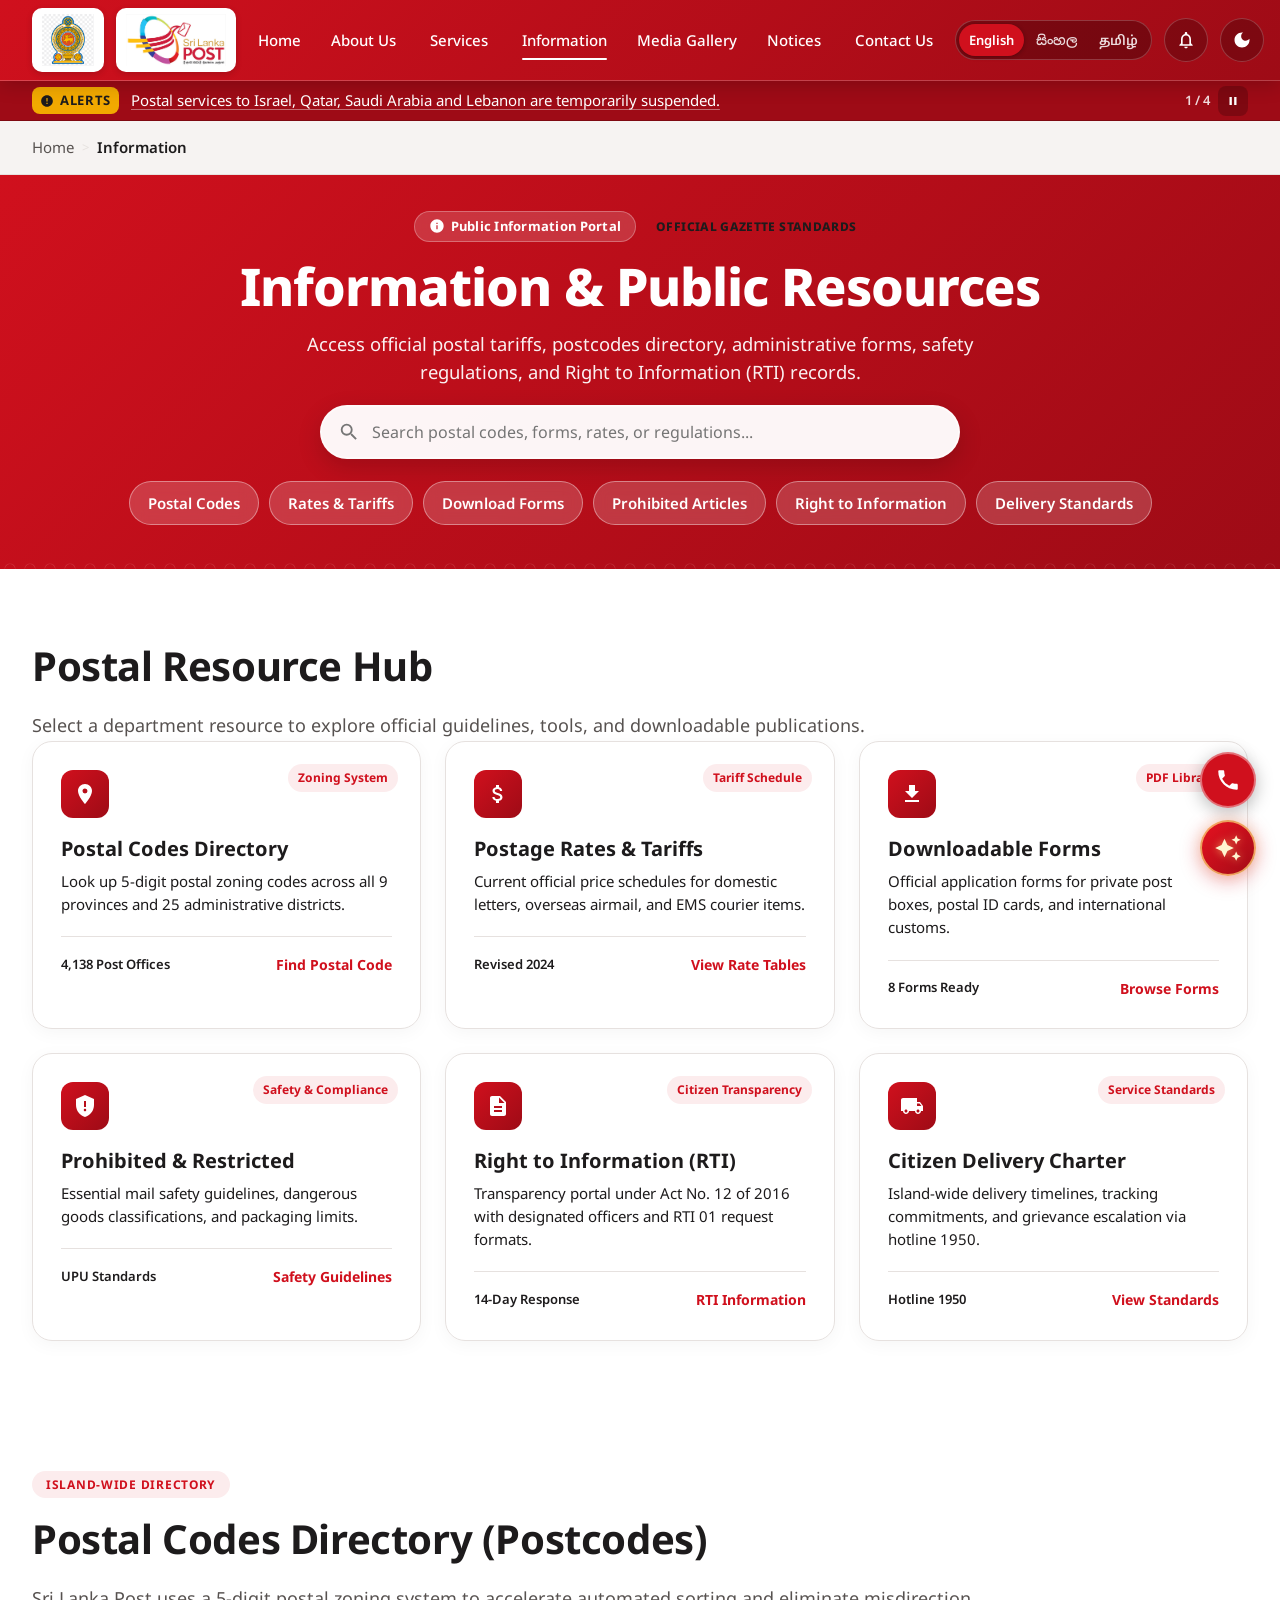
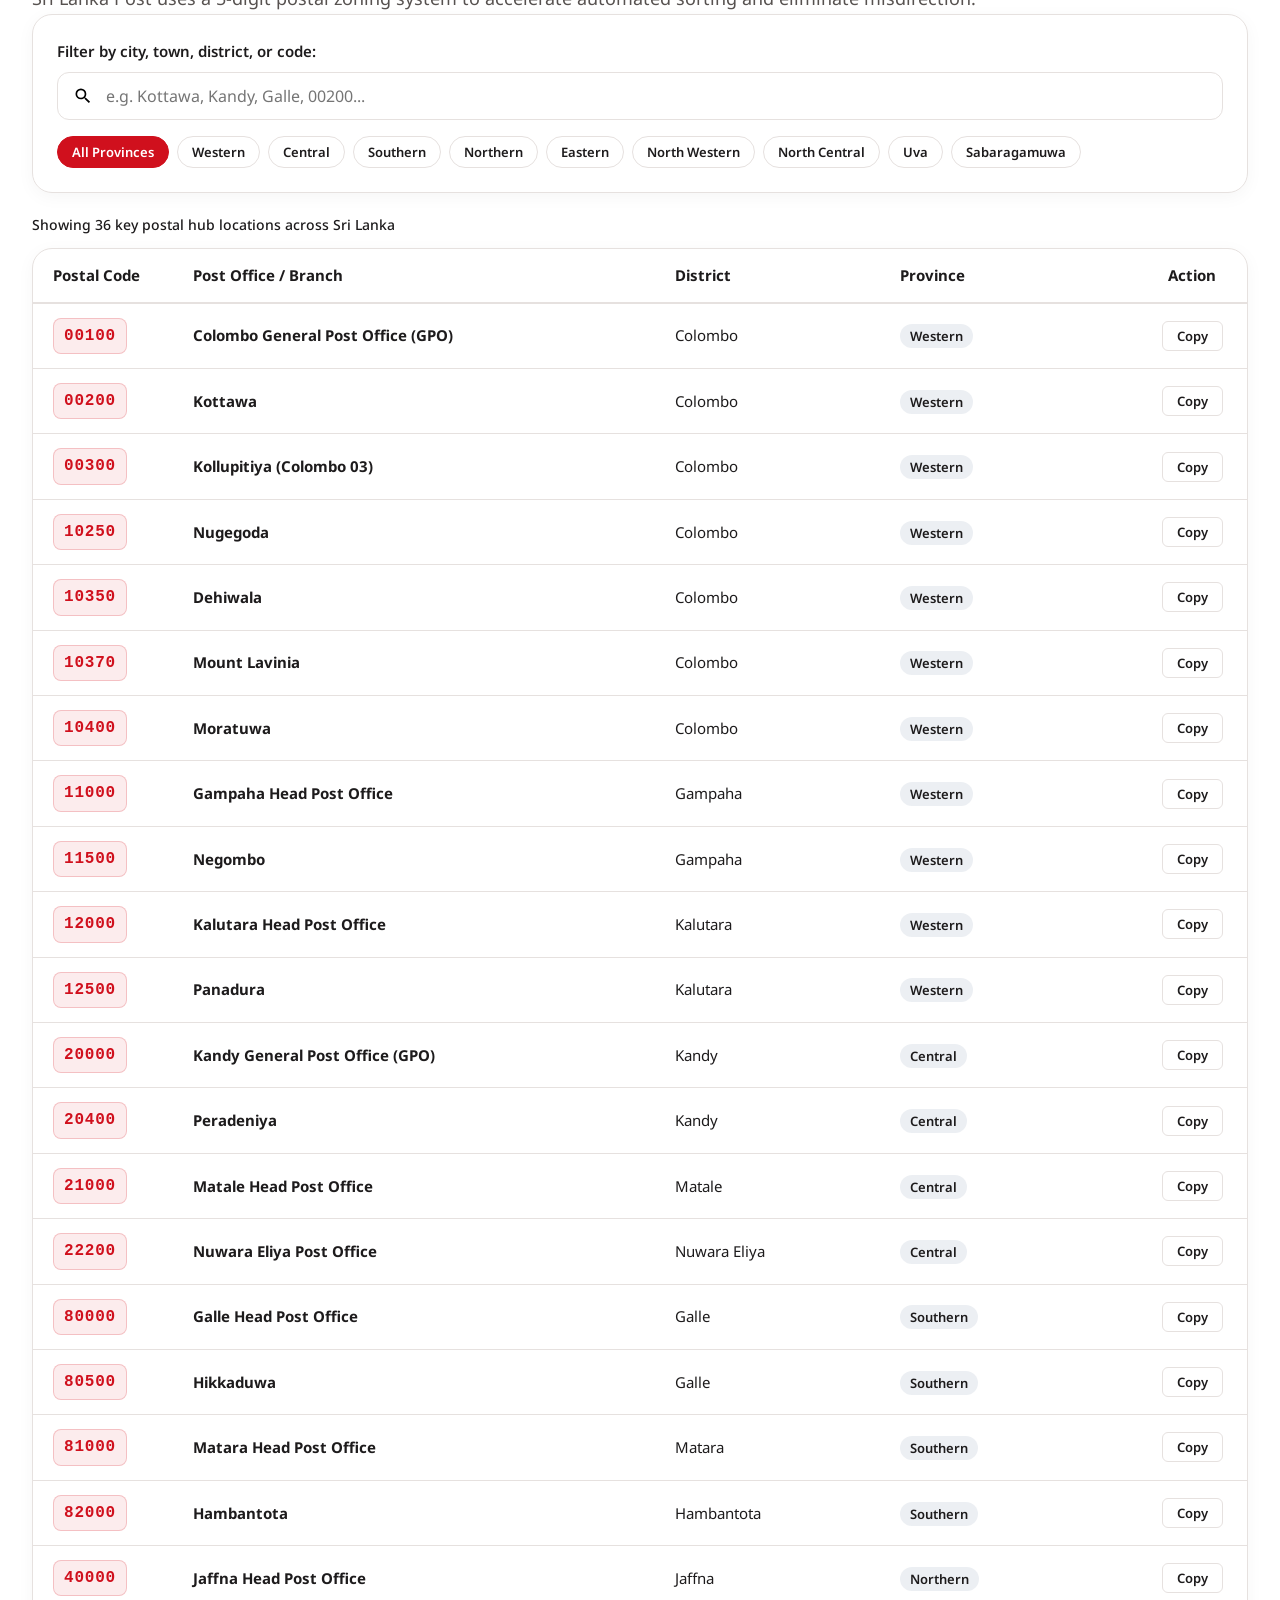
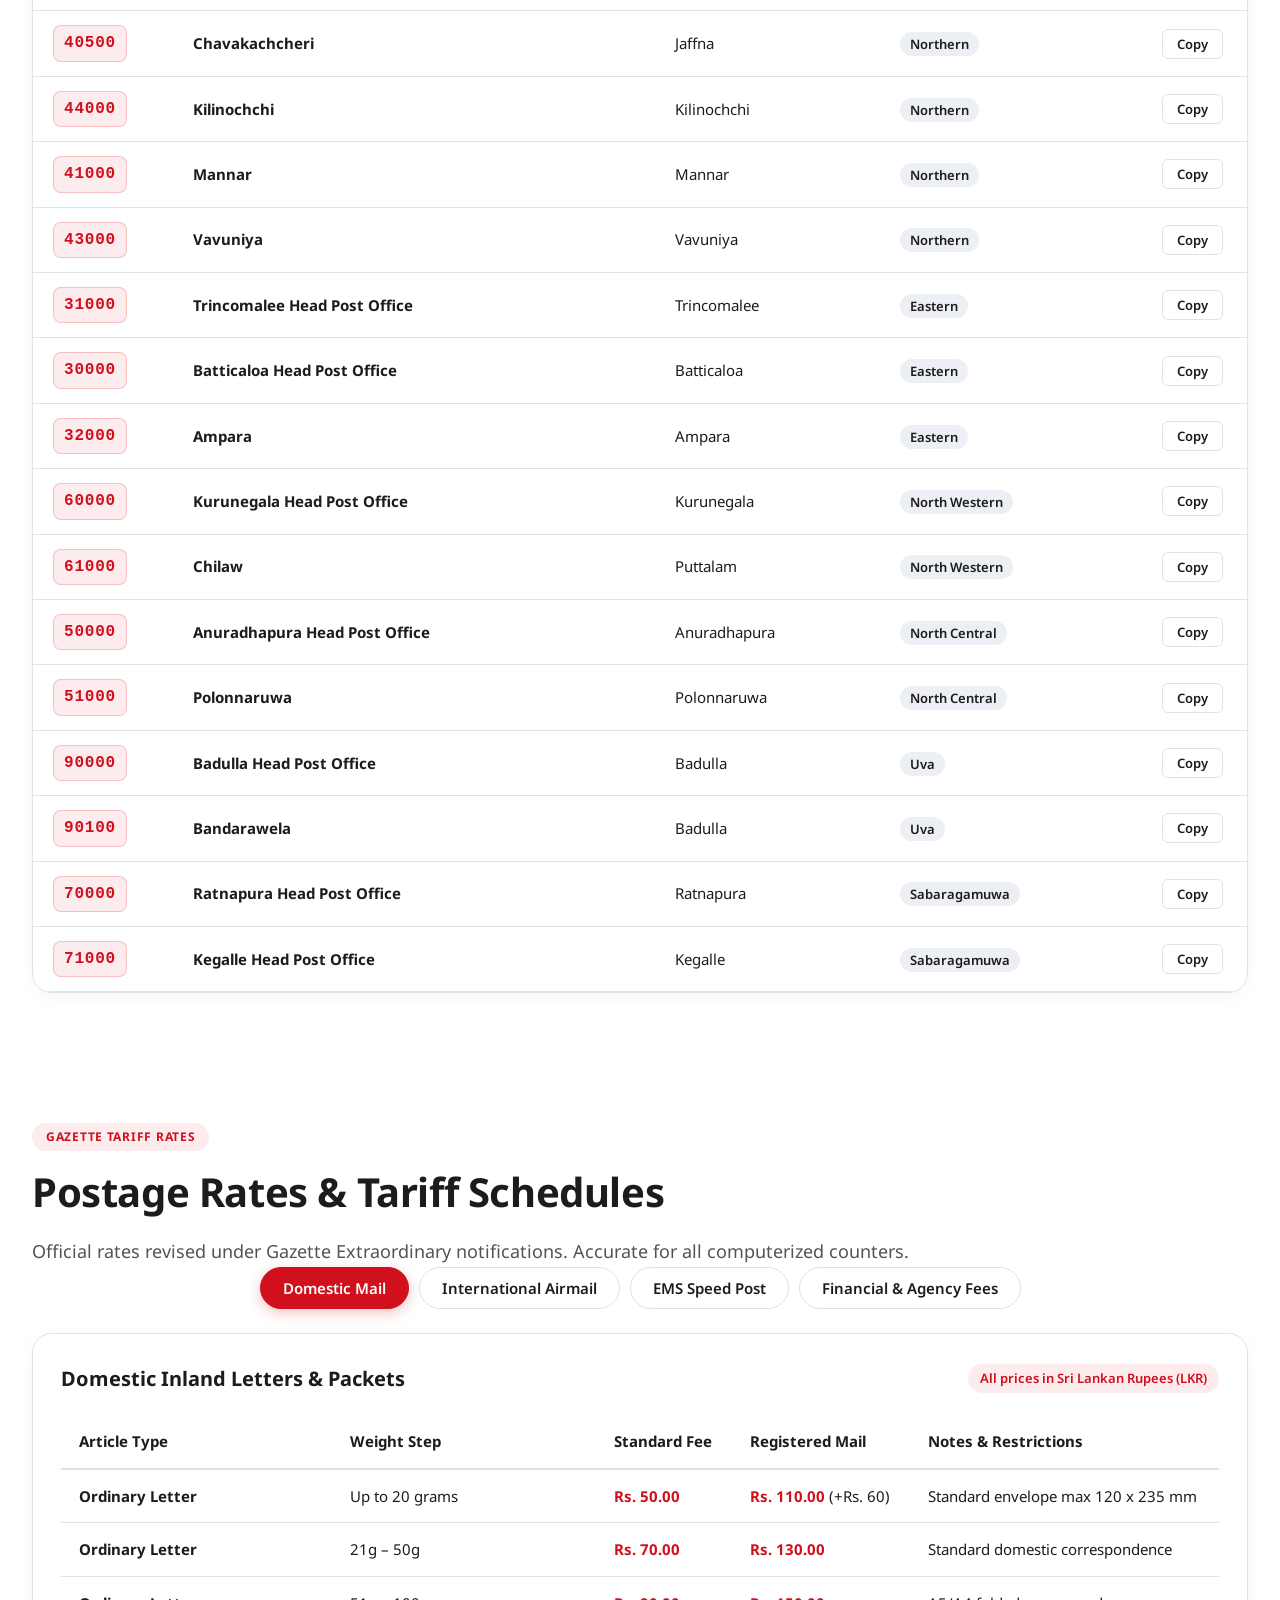
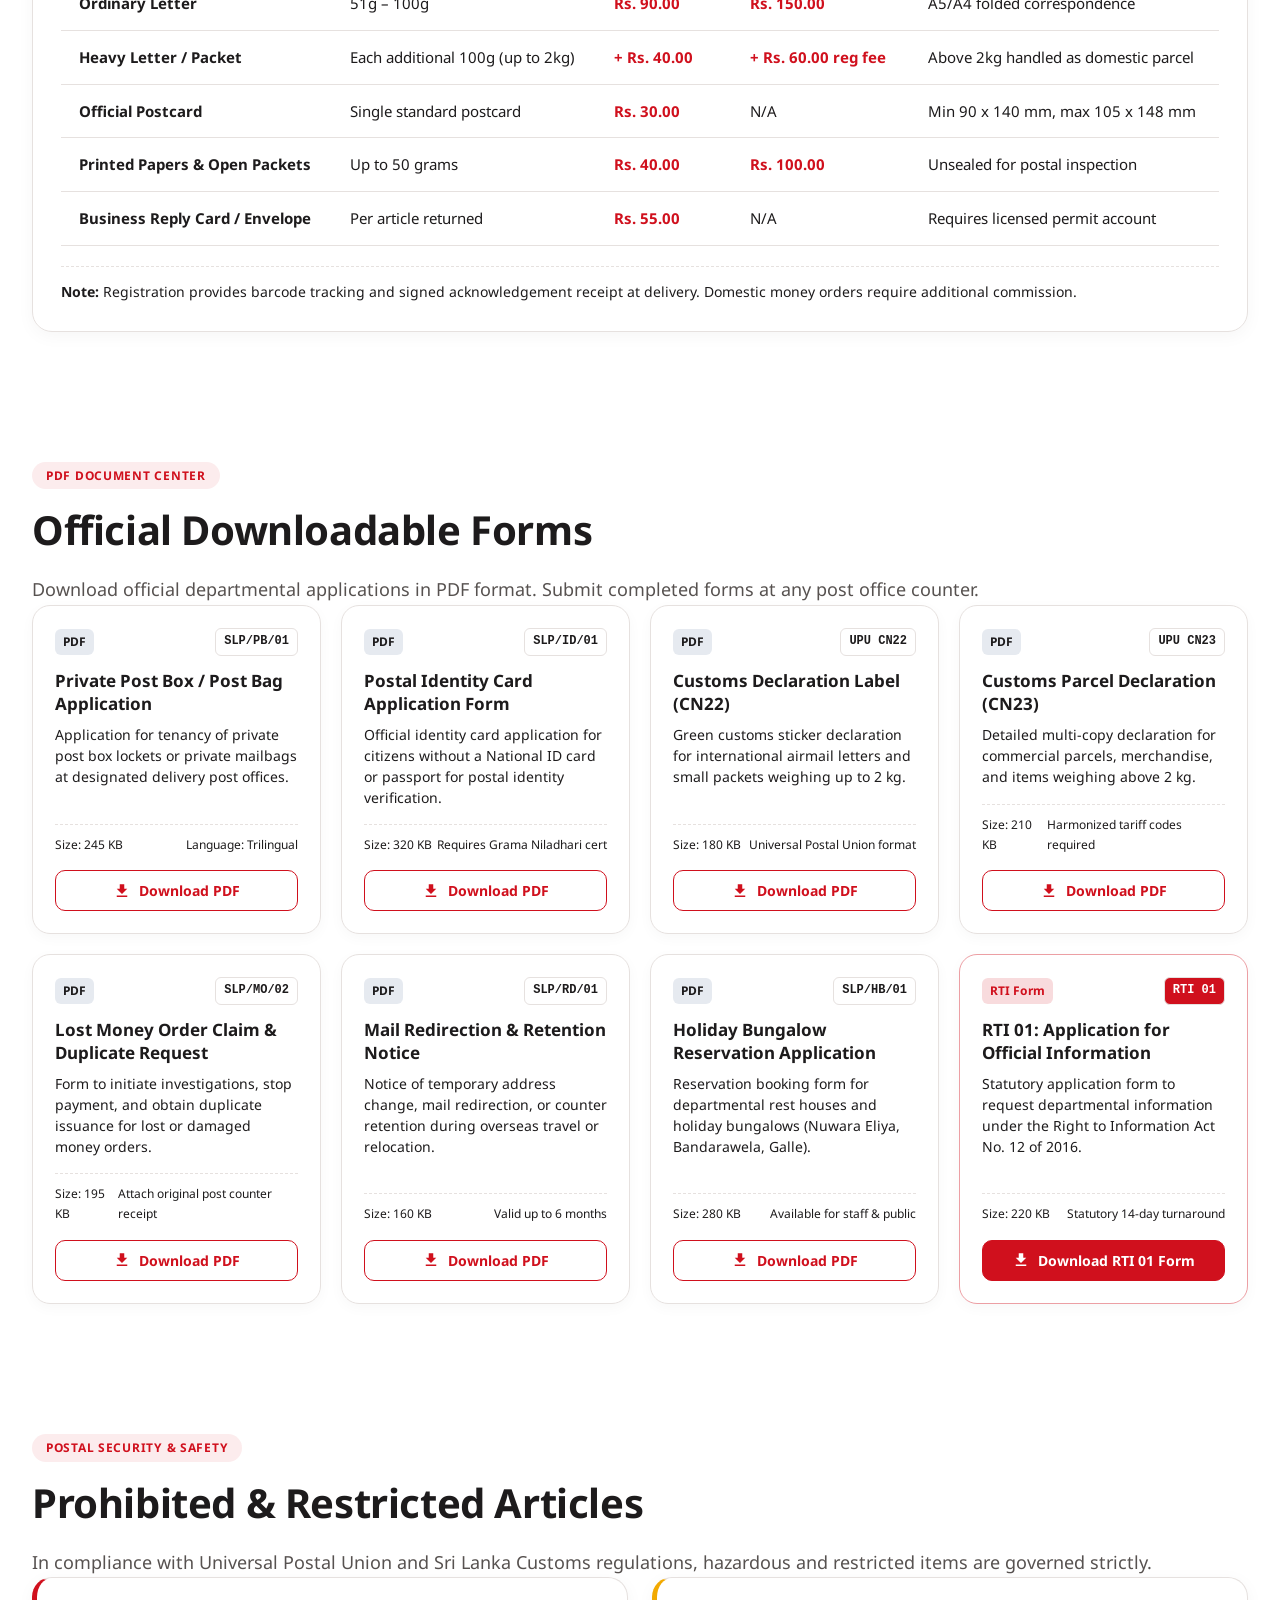
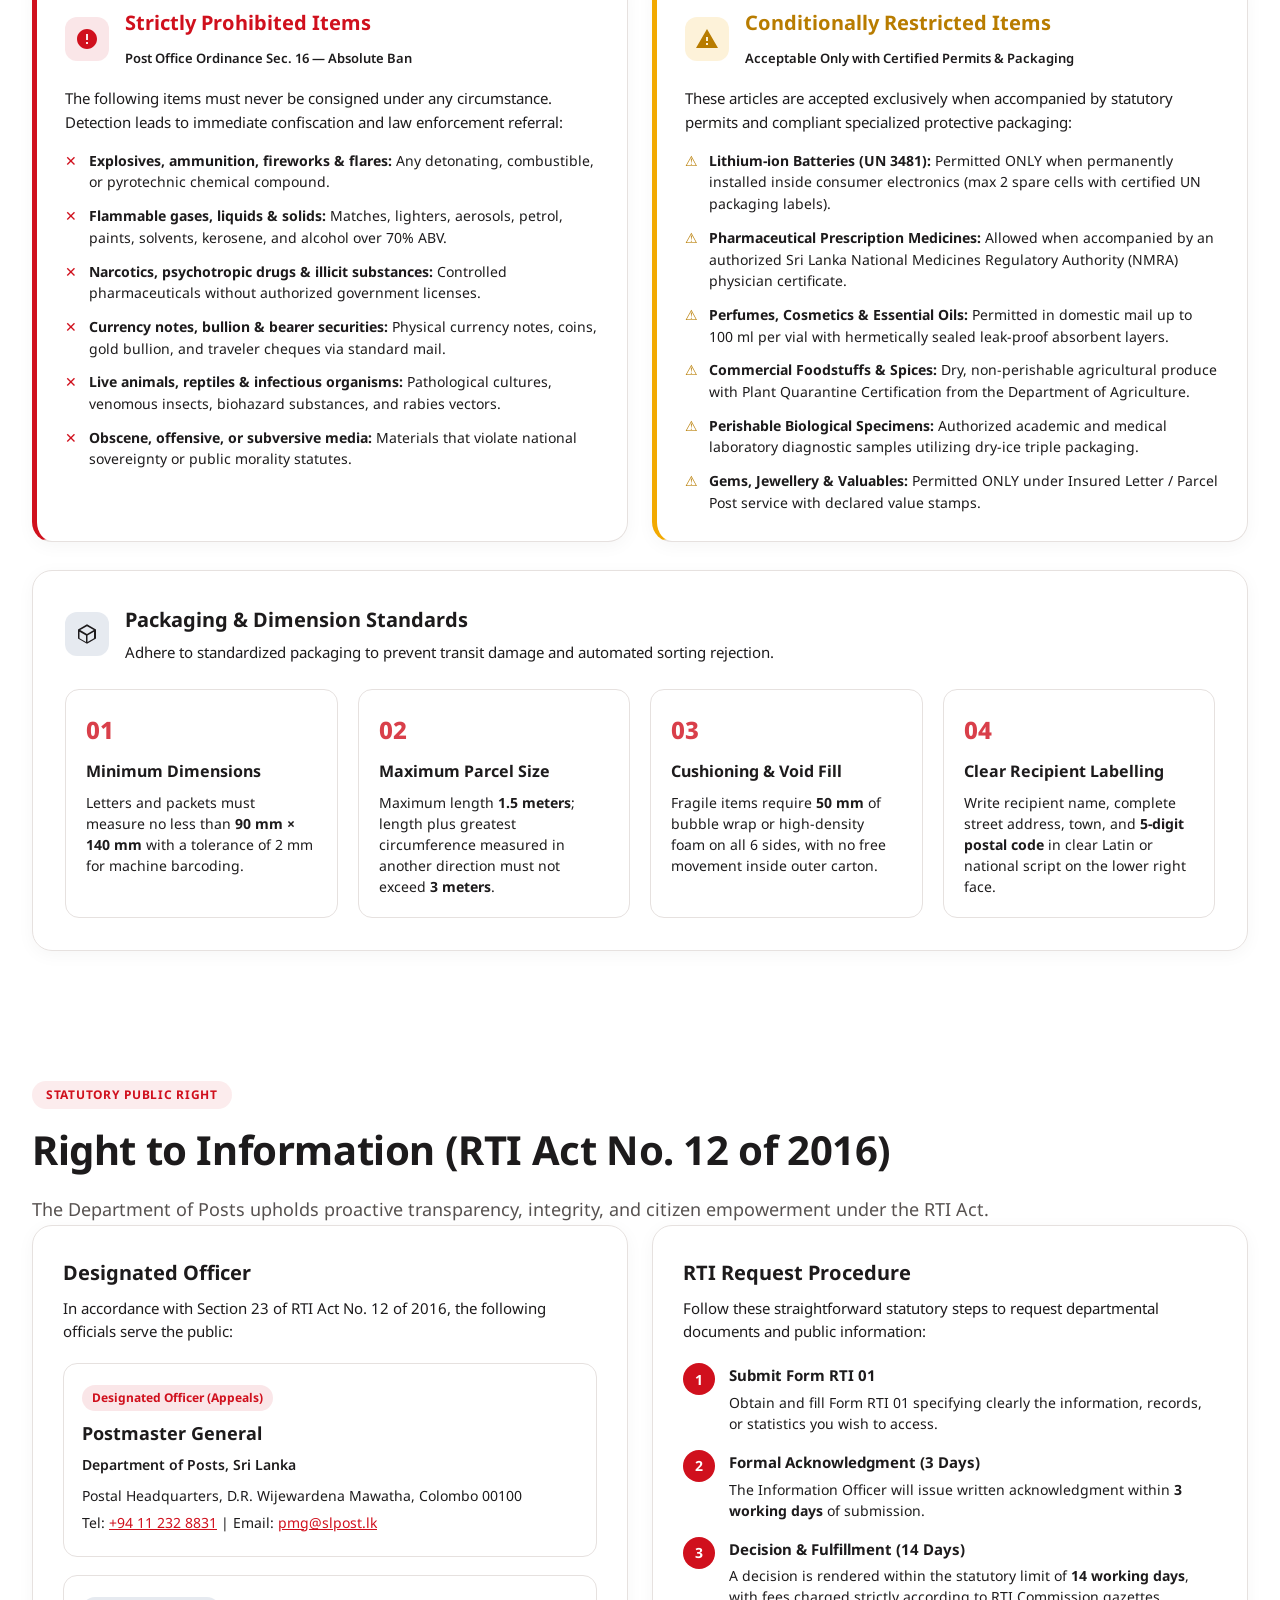
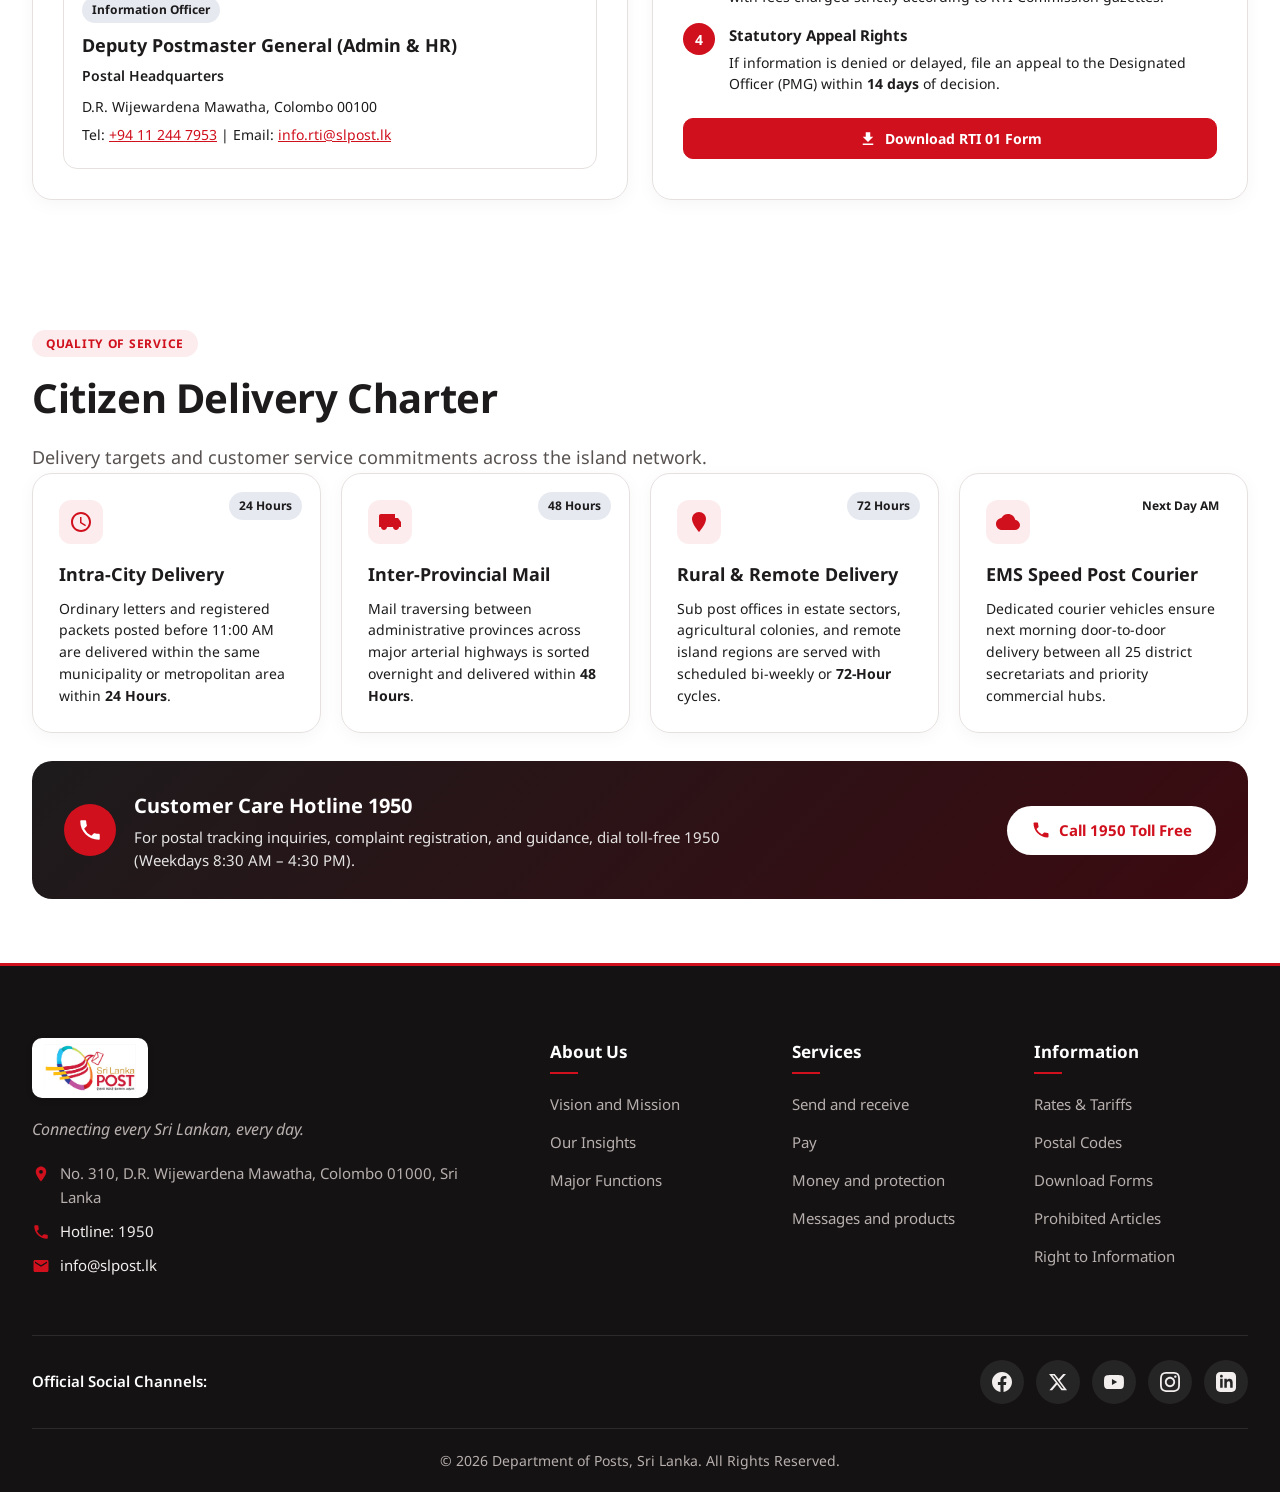
<file: information.html>
<!DOCTYPE html>
<html lang="en">
<head>
  <meta charset="UTF-8">
  <meta name="viewport" content="width=device-width, initial-scale=1.0">
  <title data-i18n="page_title_info">Information & Resources | Sri Lanka Post</title>
  <meta name="description" content="Official Information & Public Resources portal of Sri Lanka Post. Search 5-digit postal codes, view postage tariffs, download administrative forms, read safety regulations, and access RTI information.">

  <!-- Google Fonts: Noto Sans, Noto Sans Sinhala, Noto Sans Tamil with font-display: swap -->
  <link rel="preconnect" href="https://fonts.googleapis.com">
  <link rel="preconnect" href="https://fonts.gstatic.com" crossorigin>
  <link href="https://fonts.googleapis.com/css2?family=Noto+Sans+Sinhala:wght@400;500;700&family=Noto+Sans+Tamil:wght@400;500;700&family=Noto+Sans:wght@400;500;600;700;800&display=swap" rel="stylesheet">

  <!-- Main Stylesheet -->
  <link rel="stylesheet" href="css/styles.css">
</head>
<body>
  <!-- Accessible Skip Link -->
  <a href="#main-content" class="skip-link" data-i18n="skip_to_content">Skip to main content</a>

  <!-- 1. STICKY RED NAVIGATION BAR -->
  <header class="main-header">
    <div class="container nav-container">
      <!-- Left: Logo Group (Transparent Backgrounds) -->
      <a href="index.html" class="nav-brand-group" aria-label="Sri Lanka Post Home">
        <span class="logo-plate">
          <img src="images/government_logo.png" alt="Emblem of Sri Lanka" class="logo-img" width="348" height="348">
        </span>
        <span class="logo-plate">
          <img src="images/post_logo.png" alt="Sri Lanka Post Logo" class="logo-img" width="993" height="516">
        </span>
      </a>

      <!-- Center Links & Mobile Drawer -->
      <nav class="nav-links-menu" id="nav-links-menu" aria-label="Main Navigation">
        <!-- Drawer Top Row (Visible only on mobile/tablet < 1100px) -->
        <div class="drawer-tools-row">
          <!-- Language Segmented Control (Mobile) -->
          <div class="lang-switcher" role="group" aria-label="Language selection">
            <button type="button" class="lang-btn active" data-lang="en" aria-current="true">English</button>
            <button type="button" class="lang-btn" data-lang="si">සිංහල</button>
            <button type="button" class="lang-btn" data-lang="ta">தமிழ்</button>
          </div>
          <!-- Action Buttons (Mobile) -->
          <div style="display: flex; gap: 8px;">
            <button type="button" class="nav-icon-btn" id="drawer-notification-btn" aria-label="Enable notifications" title="Enable notifications">
              <svg viewBox="0 0 24 24" aria-hidden="true"><path d="M12 22c1.1 0 2-.9 2-2h-4c0 1.1.9 2 2 2zm6-6v-5c0-3.07-1.63-5.64-4.5-6.32V4c0-.83-.67-1.5-1.5-1.5s-1.5.67-1.5 1.5v.68C7.64 5.36 6 7.92 6 11v5l-2 2v1h16v-1l-2-2zm-2 1H8v-6c0-2.48 1.51-4.5 4-4.5s4 2.02 4 4.5v6z"/></svg>
            </button>
            <button type="button" class="nav-icon-btn" id="drawer-theme-toggle" aria-label="Toggle dark mode" aria-pressed="false">
              <svg class="theme-icon-moon" viewBox="0 0 24 24" aria-hidden="true"><path d="M12 3c-4.97 0-9 4.03-9 9s4.03 9 9 9 9-4.03 9-9c0-.46-.04-.92-.1-1.36-.98 1.37-2.58 2.26-4.4 2.26-3.03 0-5.5-2.47-5.5-5.5 0-1.82.89-3.42 2.26-4.4-.44-.06-.9-.1-1.36-.1z"/></svg>
              <svg class="theme-icon-sun" viewBox="0 0 24 24" aria-hidden="true"><path d="M12 7c-2.76 0-5 2.24-5 5s2.24 5 5 5 5-2.24 5-5-2.24-5-5-5zM2 13h2c.55 0 1-.45 1-1s-.45-1-1-1H2c-.55 0-1 .45-1 1s.45 1 1 1zm18 0h2c.55 0 1-.45 1-1s-.45-1-1-1h-2c-.55 0-1 .45-1 1s.45 1 1 1zM11 2v2c0 .55.45 1 1 1s1-.45 1-1V2c0-.55-.45-1-1-1s-1 .45-1 1zm0 18v2c0 .55.45 1 1 1s1-.45 1-1v-2c0-.55-.45-1-1-1s-1 .45-1 1zM5.99 4.58c-.39-.39-1.03-.39-1.41 0s-.39 1.03 0 1.41l1.06 1.06c.39.39 1.03.39 1.41 0s.39-1.03 0-1.41L5.99 4.58zm12.37 12.37c-.39-.39-1.03-.39-1.41 0s-.39 1.03 0 1.41l1.06 1.06c.39.39 1.03.39 1.41 0s.39-1.03 0-1.41l-1.06-1.06zm1.06-10.96c.39-.39.39-1.03 0-1.41s-1.03-.39-1.41 0l-1.06 1.06c-.39.39-.39 1.03 0 1.41s1.03.39 1.41 0l1.06-1.06zM7.05 18.36c.39-.39.39-1.03 0-1.41s-1.03-.39-1.41 0l-1.06 1.06c-.39.39-.39 1.03 0 1.41s1.03.39 1.41 0l1.06-1.06z"/></svg>
            </button>
          </div>
        </div>

        <ul class="nav-links-menu" style="display: contents;">
          <!-- Home -->
          <li class="nav-item">
            <a href="index.html" class="nav-link" data-i18n="nav_home">Home</a>
          </li>

          <!-- About Us Dropdown -->
          <li class="nav-item has-dropdown">
            <a href="about.html" class="nav-link" aria-haspopup="true" aria-expanded="false">
              <span data-i18n="nav_about">About Us</span>
              <svg class="dropdown-icon" viewBox="0 0 24 24" aria-hidden="true"><path d="M7 10l5 5 5-5z"/></svg>
            </a>
            <div class="dropdown-menu" role="menu">
              <a href="about.html#vision-mission" class="dropdown-link" role="menuitem" data-i18n="nav_about_vision">Vision and Mission</a>
              <a href="about.html#insights" class="dropdown-link" role="menuitem" data-i18n="nav_about_insights">Our Insights</a>
              <a href="about.html#major-functions" class="dropdown-link" role="menuitem" data-i18n="nav_about_functions">Major Functions</a>
            </div>
          </li>

          <!-- Services Dropdown -->
          <li class="nav-item has-dropdown">
            <a href="services.html" class="nav-link" aria-haspopup="true" aria-expanded="false">
              <span data-i18n="nav_services">Services</span>
              <svg class="dropdown-icon" viewBox="0 0 24 24" aria-hidden="true"><path d="M7 10l5 5 5-5z"/></svg>
            </a>
            <div class="dropdown-menu" role="menu">
              <a href="services.html#normal-post" class="dropdown-link" role="menuitem" data-i18n="srv1_title">Normal Post (Domestic Mail)</a>
              <a href="services.html#international-post" class="dropdown-link" role="menuitem" data-i18n="srv2_title">International Post</a>
              <a href="services.html#money-transfer" class="dropdown-link" role="menuitem" data-i18n="srv3_title">Money Transfer</a>
              <a href="services.html#ems-speed-post" class="dropdown-link" role="menuitem" data-i18n="srv4_title">EMS Speed Post</a>
              <a href="services.html#cash-on-delivery" class="dropdown-link" role="menuitem" data-i18n="srv5_title">Cash on Delivery</a>
              <a href="services.html" class="dropdown-link" role="menuitem" style="font-weight: 700; color: var(--color-red);" data-i18n="hero1_btn_services">All Services →</a>
            </div>
          </li>

          <!-- Information (Current Page) -->
          <li class="nav-item current-page">
            <a href="information.html" class="nav-link active" aria-current="page" data-i18n="nav_info">Information</a>
          </li>

          <!-- Media Gallery -->
          <li class="nav-item">
            <a href="coming-soon.html" class="nav-link" data-i18n="nav_media">Media Gallery</a>
          </li>

          <!-- Notices Dropdown -->
          <li class="nav-item has-dropdown">
            <a href="notices.html" class="nav-link" aria-haspopup="true" aria-expanded="false">
              <span data-i18n="nav_notices">Notices</span>
              <svg class="dropdown-icon" viewBox="0 0 24 24" aria-hidden="true"><path d="M7 10l5 5 5-5z"/></svg>
            </a>
            <div class="dropdown-menu" role="menu">
              <a href="notices.html#public" class="dropdown-link" role="menuitem" data-i18n="nav_notices_public">Public Notices</a>
              <a href="notices.html#procurement" class="dropdown-link" role="menuitem" data-i18n="nav_notices_procurement">Procurement</a>
              <a href="notices.html#vacancies" class="dropdown-link" role="menuitem" data-i18n="nav_notices_vacancies">Vacancies</a>
              <a href="notices.html#reports" class="dropdown-link" role="menuitem" data-i18n="nav_notices_reports">Performance Reports</a>
            </div>
          </li>

          <!-- Contact Us -->
          <li class="nav-item">
            <a href="contact.html" class="nav-link" data-i18n="nav_contact">Contact Us</a>
          </li>
        </ul>
      </nav>

      <!-- Right Zone (Desktop Tools) -->
      <div class="nav-tools-group">
        <!-- Language Switcher Segmented Control -->
        <div class="lang-switcher" role="group" aria-label="Language selection">
          <button type="button" class="lang-btn active" data-lang="en" aria-current="true">English</button>
          <button type="button" class="lang-btn" data-lang="si">සිංහල</button>
          <button type="button" class="lang-btn" data-lang="ta">தமிழ்</button>
        </div>

        <!-- Notification Bell Button -->
        <button type="button" class="nav-icon-btn" id="notification-btn" aria-label="Enable notifications" title="Enable notifications">
          <svg viewBox="0 0 24 24" aria-hidden="true"><path d="M12 22c1.1 0 2-.9 2-2h-4c0 1.1.9 2 2 2zm6-6v-5c0-3.07-1.63-5.64-4.5-6.32V4c0-.83-.67-1.5-1.5-1.5s-1.5.67-1.5 1.5v.68C7.64 5.36 6 7.92 6 11v5l-2 2v1h16v-1l-2-2zm-2 1H8v-6c0-2.48 1.51-4.5 4-4.5s4 2.02 4 4.5v6z"/></svg>
        </button>

        <!-- Theme Toggle (Moon / Sun) -->
        <button type="button" class="nav-icon-btn" id="theme-toggle" aria-label="Toggle dark mode" aria-pressed="false" title="Toggle dark mode">
          <svg class="theme-icon-moon" viewBox="0 0 24 24" aria-hidden="true"><path d="M12 3c-4.97 0-9 4.03-9 9s4.03 9 9 9 9-4.03 9-9c0-.46-.04-.92-.1-1.36-.98 1.37-2.58 2.26-4.4 2.26-3.03 0-5.5-2.47-5.5-5.5 0-1.82.89-3.42 2.26-4.4-.44-.06-.9-.1-1.36-.1z"/></svg>
          <svg class="theme-icon-sun" viewBox="0 0 24 24" aria-hidden="true"><path d="M12 7c-2.76 0-5 2.24-5 5s2.24 5 5 5 5-2.24 5-5-2.24-5-5-5zM2 13h2c.55 0 1-.45 1-1s-.45-1-1-1H2c-.55 0-1 .45-1 1s.45 1 1 1zm18 0h2c.55 0 1-.45 1-1s-.45-1-1-1h-2c-.55 0-1 .45-1 1s.45 1 1 1zM11 2v2c0 .55.45 1 1 1s1-.45 1-1V2c0-.55-.45-1-1-1s-1 .45-1 1zm0 18v2c0 .55.45 1 1 1s1-.45 1-1v-2c0-.55-.45-1-1-1s-1 .45-1 1zM5.99 4.58c-.39-.39-1.03-.39-1.41 0s-.39 1.03 0 1.41l1.06 1.06c.39.39 1.03.39 1.41 0s.39-1.03 0-1.41L5.99 4.58zm12.37 12.37c-.39-.39-1.03-.39-1.41 0s-.39 1.03 0 1.41l1.06 1.06c.39.39 1.03.39 1.41 0s.39-1.03 0-1.41l-1.06-1.06zm1.06-10.96c.39-.39.39-1.03 0-1.41s-1.03-.39-1.41 0l-1.06 1.06c-.39.39-.39 1.03 0 1.41s1.03.39 1.41 0l1.06-1.06zM7.05 18.36c.39-.39.39-1.03 0-1.41s-1.03-.39-1.41 0l-1.06 1.06c-.39.39-.39 1.03 0 1.41s1.03.39 1.41 0l1.06-1.06z"/></svg>
        </button>
      </div>

      <!-- Hamburger Button (Mobile / Tablet) -->
      <button type="button" class="nav-hamburger-btn" id="nav-hamburger-btn" aria-label="Toggle navigation menu" aria-expanded="false" aria-controls="nav-links-menu">
        <svg class="hamburger-icon" viewBox="0 0 24 24" aria-hidden="true"><path fill="currentColor" d="M3 18h18v-2H3v2zm0-5h18v-2H3v2zm0-7v2h18V6H3z"/></svg>
      </button>
    </div>
  </header>

  <!-- 2. NOTIFICATION BAR (Cricket Scoreboard Roll) -->
  <aside class="notification-bar" aria-label="Official announcements and alerts">
    <div class="container notification-container">
      <div class="notif-badge">
        <svg viewBox="0 0 24 24" aria-hidden="true"><path d="M12 2C6.48 2 2 6.48 2 12s4.48 10 10 10 10-4.48 10-10S17.52 2 12 2zm1 15h-2v-2h2v2zm0-4h-2V7h2v6z"/></svg>
        <span data-i18n="nav_alerts_label">Alerts</span>
      </div>

      <div class="notif-viewport" id="notif-viewport" aria-live="polite">
        <div class="notif-item is-current" role="status">
          <a href="coming-soon.html" class="notif-link">Postal services to Israel, Qatar, Saudi Arabia and Lebanon are temporarily suspended.</a>
        </div>
      </div>

      <div class="notif-controls">
        <span class="notif-counter" id="notif-counter">1 / 4</span>
        <button type="button" class="notif-pause-btn" id="notif-pause-btn" aria-label="Pause alerts ticker" title="Pause alerts ticker">
          <svg class="icon-pause" viewBox="0 0 24 24" aria-hidden="true"><path d="M6 19h4V5H6v14zm8-14v14h4V5h-4z"/></svg>
          <svg class="icon-play" viewBox="0 0 24 24" aria-hidden="true" style="display: none;"><path d="M8 5v14l11-7z"/></svg>
        </button>
      </div>
    </div>
  </aside>

  <!-- BREADCRUMB TRAIL -->
  <nav class="breadcrumb-nav" aria-label="Breadcrumb">
    <div class="container">
      <ol class="breadcrumb-list">
        <li class="breadcrumb-item">
          <a href="index.html" data-i18n="breadcrumb_home">Home</a>
        </li>
        <li class="breadcrumb-separator" aria-hidden="true">&gt;</li>
        <li class="breadcrumb-item active" aria-current="page" data-i18n="breadcrumb_info">
          Information
        </li>
      </ol>
    </div>
  </nav>

  <main id="main-content">
    <!-- 0. PAGE BANNER & FAST SEARCH -->
    <section class="info-banner" aria-labelledby="info-banner-title">
      <div class="container">
        <div class="info-banner-inner">
          <div class="info-badge-row">
            <span class="info-stamp-badge">
              <svg viewBox="0 0 24 24" width="16" height="16" aria-hidden="true"><path fill="currentColor" d="M12 2C6.48 2 2 6.48 2 12s4.48 10 10 10 10-4.48 10-10S17.52 2 12 2zm1 15h-2v-6h2v6zm0-8h-2V7h2v2z"/></svg>
              <span>Public Information Portal</span>
            </span>
            <span class="info-gazette-tag">Official Gazette Standards</span>
          </div>

          <h1 class="info-banner-title" id="info-banner-title" data-i18n="info_banner_title">Information &amp; Public Resources</h1>
          <p class="info-banner-sub" data-i18n="info_banner_sub">Access official postal tariffs, postcodes directory, administrative forms, safety regulations, and Right to Information (RTI) records.</p>

          <!-- Interactive Fast Filter / Search Box -->
          <div class="info-search-wrapper" role="search">
            <div class="info-search-bar">
              <svg class="info-search-icon" viewBox="0 0 24 24" aria-hidden="true"><path d="M15.5 14h-.79l-.28-.27A6.471 6.471 0 0 0 16 9.5 6.5 6.5 0 1 0 9.5 16c1.61 0 3.09-.59 4.23-1.57l.27.28v.79l5 4.99L20.49 19l-4.99-5zm-6 0C7.01 14 5 11.99 5 9.5S7.01 5 9.5 5 14 7.01 14 9.5 11.99 14 9.5 14z"/></svg>
              <input type="text" id="info-global-search" class="info-search-input" placeholder="Search postal codes, forms, rates, or regulations..." data-i18n-attr="placeholder:info_search_placeholder" aria-label="Search postal resources and directory">
              <button type="button" class="info-search-clear-btn" id="info-search-clear" aria-label="Clear search query" style="display: none;">
                <svg viewBox="0 0 24 24" width="18" height="18" aria-hidden="true"><path fill="currentColor" d="M19 6.41L17.59 5 12 10.59 6.41 5 5 6.41 10.59 12 5 17.59 6.41 19 12 13.41 17.59 19 19 17.59 13.41 12z"/></svg>
              </button>
            </div>
          </div>

          <!-- Section Jump Pills -->
          <div class="banner-pills-row info-pills-row" role="navigation" aria-label="Jump to page resources">
            <a href="#postal-codes" class="banner-pill-link" data-i18n="info_pill_codes">Postal Codes</a>
            <a href="#rates" class="banner-pill-link" data-i18n="info_pill_rates">Rates &amp; Tariffs</a>
            <a href="#forms" class="banner-pill-link" data-i18n="info_pill_forms">Download Forms</a>
            <a href="#prohibited-items" class="banner-pill-link" data-i18n="info_pill_prohibited">Prohibited Articles</a>
            <a href="#rti" class="banner-pill-link" data-i18n="info_pill_rti">Right to Information</a>
            <a href="#standards" class="banner-pill-link" data-i18n="info_pill_standards">Delivery Standards</a>
          </div>
        </div>
      </div>
    </section>

    <!-- 1. QUICK REFERENCE RESOURCE HUB (Modern Bento Glass Cards) -->
    <section class="info-hub-section" id="resource-hub" aria-labelledby="hub-heading">
      <div class="container">
        <div class="section-title-wrap">
          <h2 class="section-title" id="hub-heading" data-i18n="info_hub_heading">Postal Resource Hub</h2>
          <div class="title-underline"></div>
          <p class="section-subtitle" data-i18n="info_hub_intro">Select a department resource to explore official guidelines, tools, and downloadable publications.</p>
        </div>

        <div class="info-bento-grid">
          <!-- Card 1: Postal Codes -->
          <article class="info-bento-card bento-card-featured">
            <div class="bento-card-badge">Zoning System</div>
            <div class="bento-card-icon-tile">
              <svg viewBox="0 0 24 24" aria-hidden="true"><path d="M12 2C8.13 2 5 5.13 5 9c0 5.25 7 13 7 13s7-7.75 7-13c0-3.87-3.13-7-7-7zm0 9.5a2.5 2.5 0 0 1 0-5 2.5 2.5 0 0 1 0 5z"/></svg>
            </div>
            <div class="bento-card-body">
              <h3 class="bento-card-title" data-i18n="info_card_codes_title">Postal Codes Directory</h3>
              <p class="bento-card-desc" data-i18n="info_card_codes_desc">Look up 5-digit postal zoning codes across all 9 provinces and 25 administrative districts.</p>
              <div class="bento-card-footer">
                <span class="bento-meta-chip">4,138 Post Offices</span>
                <a href="#postal-codes" class="bento-action-btn" data-i18n="info_card_codes_btn">Find Postal Code →</a>
              </div>
            </div>
          </article>

          <!-- Card 2: Rates & Tariffs -->
          <article class="info-bento-card">
            <div class="bento-card-badge">Tariff Schedule</div>
            <div class="bento-card-icon-tile">
              <svg viewBox="0 0 24 24" aria-hidden="true"><path d="M11.8 10.9c-2.27-.59-3-1.2-3-2.15 0-1.09 1.01-1.85 2.7-1.85 1.78 0 2.44.85 2.5 2.1h2.21c-.07-1.72-1.12-3.3-3.21-3.81V3h-3v2.16c-1.94.42-3.5 1.68-3.5 3.61 0 2.31 1.91 3.46 4.7 4.13 2.5.6 3 1.48 3 2.41 0 .69-.49 1.79-2.7 1.79-2.06 0-2.87-.92-2.98-2.1h-2.2c.12 2.19 1.76 3.42 3.68 3.83V21h3v-2.15c1.95-.37 3.5-1.5 3.5-3.55 0-2.84-2.43-3.81-4.7-4.4z"/></svg>
            </div>
            <div class="bento-card-body">
              <h3 class="bento-card-title" data-i18n="info_card_rates_title">Postage Rates &amp; Tariffs</h3>
              <p class="bento-card-desc" data-i18n="info_card_rates_desc">Current official price schedules for domestic letters, overseas airmail, and EMS courier items.</p>
              <div class="bento-card-footer">
                <span class="bento-meta-chip">Revised 2024</span>
                <a href="#rates" class="bento-action-btn" data-i18n="info_card_rates_btn">View Rate Tables →</a>
              </div>
            </div>
          </article>

          <!-- Card 3: Downloadable Forms -->
          <article class="info-bento-card">
            <div class="bento-card-badge">PDF Library</div>
            <div class="bento-card-icon-tile">
              <svg viewBox="0 0 24 24" aria-hidden="true"><path d="M19 9h-4V3H9v6H5l7 7 7-7zM5 18v2h14v-2H5z"/></svg>
            </div>
            <div class="bento-card-body">
              <h3 class="bento-card-title" data-i18n="info_card_forms_title">Downloadable Forms</h3>
              <p class="bento-card-desc" data-i18n="info_card_forms_desc">Official application forms for private post boxes, postal ID cards, and international customs.</p>
              <div class="bento-card-footer">
                <span class="bento-meta-chip">8 Forms Ready</span>
                <a href="#forms" class="bento-action-btn" data-i18n="info_card_forms_btn">Browse Forms →</a>
              </div>
            </div>
          </article>

          <!-- Card 4: Prohibited Articles -->
          <article class="info-bento-card">
            <div class="bento-card-badge">Safety &amp; Compliance</div>
            <div class="bento-card-icon-tile">
              <svg viewBox="0 0 24 24" aria-hidden="true"><path d="M12 1L3 5v6c0 5.55 3.84 10.74 9 12 5.16-1.26 9-6.45 9-12V5l-9-4zm-1 6h2v6h-2V7zm1 10.25c-.69 0-1.25-.56-1.25-1.25s.56-1.25 1.25-1.25 1.25.56 1.25 1.25-.56 1.25-1.25 1.25z"/></svg>
            </div>
            <div class="bento-card-body">
              <h3 class="bento-card-title" data-i18n="info_card_prohibited_title">Prohibited &amp; Restricted</h3>
              <p class="bento-card-desc" data-i18n="info_card_prohibited_desc">Essential mail safety guidelines, dangerous goods classifications, and packaging limits.</p>
              <div class="bento-card-footer">
                <span class="bento-meta-chip">UPU Standards</span>
                <a href="#prohibited-items" class="bento-action-btn" data-i18n="info_card_prohibited_btn">Safety Guidelines →</a>
              </div>
            </div>
          </article>

          <!-- Card 5: RTI -->
          <article class="info-bento-card">
            <div class="bento-card-badge">Citizen Transparency</div>
            <div class="bento-card-icon-tile">
              <svg viewBox="0 0 24 24" aria-hidden="true"><path d="M14 2H6c-1.1 0-1.99.9-1.99 2L4 20c0 1.1.89 2 1.99 2H18c1.1 0 2-.9 2-2V8l-6-6zm2 16H8v-2h8v2zm0-4H8v-2h8v2zm-3-5V3.5L18.5 9H13z"/></svg>
            </div>
            <div class="bento-card-body">
              <h3 class="bento-card-title" data-i18n="info_card_rti_title">Right to Information (RTI)</h3>
              <p class="bento-card-desc" data-i18n="info_card_rti_desc">Transparency portal under Act No. 12 of 2016 with designated officers and RTI 01 request formats.</p>
              <div class="bento-card-footer">
                <span class="bento-meta-chip">14-Day Response</span>
                <a href="#rti" class="bento-action-btn" data-i18n="info_card_rti_btn">RTI Information →</a>
              </div>
            </div>
          </article>

          <!-- Card 6: Delivery Charter -->
          <article class="info-bento-card">
            <div class="bento-card-badge">Service Standards</div>
            <div class="bento-card-icon-tile">
              <svg viewBox="0 0 24 24" aria-hidden="true"><path d="M20 8h-3V4H3c-1.1 0-2 .9-2 2v11h2c0 1.66 1.34 3 3 3s3-1.34 3-3h6c0 1.66 1.34 3 3 3s3-1.34 3-3h2v-5l-3-4zm-.5 1.5l1.96 2.5H17V9.5h2.5zM6 18.5c-.83 0-1.5-.67-1.5-1.5s.67-1.5 1.5-1.5 1.5.67 1.5 1.5-.67 1.5-1.5 1.5zm13.5-1.5c0 .83-.67 1.5-1.5 1.5s-1.5-.67-1.5-1.5.67-1.5 1.5-1.5 1.5.67 1.5 1.5z"/></svg>
            </div>
            <div class="bento-card-body">
              <h3 class="bento-card-title" data-i18n="info_card_charter_title">Citizen Delivery Charter</h3>
              <p class="bento-card-desc" data-i18n="info_card_charter_desc">Island-wide delivery timelines, tracking commitments, and grievance escalation via hotline 1950.</p>
              <div class="bento-card-footer">
                <span class="bento-meta-chip">Hotline 1950</span>
                <a href="#standards" class="bento-action-btn" data-i18n="info_card_charter_btn">View Standards →</a>
              </div>
            </div>
          </article>
        </div>
      </div>
    </section>

    <!-- 2. POSTAL CODES DIRECTORY SECTION -->
    <section class="info-codes-section" id="postal-codes" aria-labelledby="codes-heading">
      <div class="container">
        <div class="section-title-wrap">
          <div class="section-badge-pill">Island-Wide Directory</div>
          <h2 class="section-title" id="codes-heading" data-i18n="info_codes_heading">Postal Codes Directory (Postcodes)</h2>
          <div class="title-underline"></div>
          <p class="section-subtitle" data-i18n="info_codes_intro">Sri Lanka Post uses a 5-digit postal zoning system to accelerate automated sorting and eliminate misdirection.</p>
        </div>

        <!-- Directory Filter Bar -->
        <div class="codes-filter-box">
          <div class="codes-search-field">
            <label for="postcode-search-input" class="codes-search-label" data-i18n="info_codes_search_label">Filter by city, town, district, or code:</label>
            <div class="codes-input-wrap">
              <svg class="codes-field-icon" viewBox="0 0 24 24" aria-hidden="true"><path d="M15.5 14h-.79l-.28-.27A6.471 6.471 0 0 0 16 9.5 6.5 6.5 0 1 0 9.5 16c1.61 0 3.09-.59 4.23-1.57l.27.28v.79l5 4.99L20.49 19l-4.99-5zm-6 0C7.01 14 5 11.99 5 9.5S7.01 5 9.5 5 14 7.01 14 9.5 11.99 14 9.5 14z"/></svg>
              <input type="text" id="postcode-search-input" class="codes-input" placeholder="e.g. Kottawa, Kandy, Galle, 00200..." autocomplete="off">
              <button type="button" id="postcode-clear-btn" class="codes-clear-btn" aria-label="Clear filter" style="display: none;">&times;</button>
            </div>
          </div>

          <!-- Province Quick Filter Pills -->
          <div class="province-pills-scroll" role="group" aria-label="Filter postcodes by province">
            <button type="button" class="prov-pill active" data-province="all">All Provinces</button>
            <button type="button" class="prov-pill" data-province="Western">Western</button>
            <button type="button" class="prov-pill" data-province="Central">Central</button>
            <button type="button" class="prov-pill" data-province="Southern">Southern</button>
            <button type="button" class="prov-pill" data-province="Northern">Northern</button>
            <button type="button" class="prov-pill" data-province="Eastern">Eastern</button>
            <button type="button" class="prov-pill" data-province="North Western">North Western</button>
            <button type="button" class="prov-pill" data-province="North Central">North Central</button>
            <button type="button" class="prov-pill" data-province="Uva">Uva</button>
            <button type="button" class="prov-pill" data-province="Sabaragamuwa">Sabaragamuwa</button>
          </div>
        </div>

        <!-- Result Stats -->
        <div class="codes-results-status" id="codes-status-bar" aria-live="polite">
          Showing <span id="codes-visible-count">36</span> key postal hub locations across Sri Lanka
        </div>

        <!-- Responsive Interactive Postal Code Table -->
        <div class="codes-table-card">
          <div class="table-responsive-wrapper">
            <table class="codes-table" id="codes-table">
              <thead>
                <tr>
                  <th scope="col" style="width: 140px;" data-i18n="info_codes_th_code">Postal Code</th>
                  <th scope="col" data-i18n="info_codes_th_office">Post Office / Branch</th>
                  <th scope="col" data-i18n="info_codes_th_district">District</th>
                  <th scope="col" data-i18n="info_codes_th_province">Province</th>
                  <th scope="col" style="width: 110px; text-align: center;">Action</th>
                </tr>
              </thead>
              <tbody id="codes-table-body">
                <!-- Western Province -->
                <tr data-province="Western" data-code="00100" data-office="Colombo General Post Office (GPO)" data-district="Colombo">
                  <td><span class="postcode-badge">00100</span></td>
                  <td><strong>Colombo General Post Office (GPO)</strong></td>
                  <td>Colombo</td>
                  <td><span class="province-tag">Western</span></td>
                  <td style="text-align: center;"><button type="button" class="copy-code-btn" data-code="00100" aria-label="Copy code 00100" data-i18n="info_codes_copy_btn">Copy</button></td>
                </tr>
                <tr data-province="Western" data-code="00200" data-office="Kottawa Post Office" data-district="Colombo">
                  <td><span class="postcode-badge">00200</span></td>
                  <td><strong>Kottawa</strong></td>
                  <td>Colombo</td>
                  <td><span class="province-tag">Western</span></td>
                  <td style="text-align: center;"><button type="button" class="copy-code-btn" data-code="00200" aria-label="Copy code 00200" data-i18n="info_codes_copy_btn">Copy</button></td>
                </tr>
                <tr data-province="Western" data-code="00300" data-office="Kollupitiya (Colombo 03)" data-district="Colombo">
                  <td><span class="postcode-badge">00300</span></td>
                  <td><strong>Kollupitiya (Colombo 03)</strong></td>
                  <td>Colombo</td>
                  <td><span class="province-tag">Western</span></td>
                  <td style="text-align: center;"><button type="button" class="copy-code-btn" data-code="00300" aria-label="Copy code 00300" data-i18n="info_codes_copy_btn">Copy</button></td>
                </tr>
                <tr data-province="Western" data-code="10250" data-office="Nugegoda Post Office" data-district="Colombo">
                  <td><span class="postcode-badge">10250</span></td>
                  <td><strong>Nugegoda</strong></td>
                  <td>Colombo</td>
                  <td><span class="province-tag">Western</span></td>
                  <td style="text-align: center;"><button type="button" class="copy-code-btn" data-code="10250" aria-label="Copy code 10250" data-i18n="info_codes_copy_btn">Copy</button></td>
                </tr>
                <tr data-province="Western" data-code="10350" data-office="Dehiwala Post Office" data-district="Colombo">
                  <td><span class="postcode-badge">10350</span></td>
                  <td><strong>Dehiwala</strong></td>
                  <td>Colombo</td>
                  <td><span class="province-tag">Western</span></td>
                  <td style="text-align: center;"><button type="button" class="copy-code-btn" data-code="10350" aria-label="Copy code 10350" data-i18n="info_codes_copy_btn">Copy</button></td>
                </tr>
                <tr data-province="Western" data-code="10370" data-office="Mount Lavinia Post Office" data-district="Colombo">
                  <td><span class="postcode-badge">10370</span></td>
                  <td><strong>Mount Lavinia</strong></td>
                  <td>Colombo</td>
                  <td><span class="province-tag">Western</span></td>
                  <td style="text-align: center;"><button type="button" class="copy-code-btn" data-code="10370" aria-label="Copy code 10370" data-i18n="info_codes_copy_btn">Copy</button></td>
                </tr>
                <tr data-province="Western" data-code="10400" data-office="Moratuwa Post Office" data-district="Colombo">
                  <td><span class="postcode-badge">10400</span></td>
                  <td><strong>Moratuwa</strong></td>
                  <td>Colombo</td>
                  <td><span class="province-tag">Western</span></td>
                  <td style="text-align: center;"><button type="button" class="copy-code-btn" data-code="10400" aria-label="Copy code 10400" data-i18n="info_codes_copy_btn">Copy</button></td>
                </tr>
                <tr data-province="Western" data-code="11000" data-office="Gampaha Head Post Office" data-district="Gampaha">
                  <td><span class="postcode-badge">11000</span></td>
                  <td><strong>Gampaha Head Post Office</strong></td>
                  <td>Gampaha</td>
                  <td><span class="province-tag">Western</span></td>
                  <td style="text-align: center;"><button type="button" class="copy-code-btn" data-code="11000" aria-label="Copy code 11000" data-i18n="info_codes_copy_btn">Copy</button></td>
                </tr>
                <tr data-province="Western" data-code="11500" data-office="Negombo Post Office" data-district="Gampaha">
                  <td><span class="postcode-badge">11500</span></td>
                  <td><strong>Negombo</strong></td>
                  <td>Gampaha</td>
                  <td><span class="province-tag">Western</span></td>
                  <td style="text-align: center;"><button type="button" class="copy-code-btn" data-code="11500" aria-label="Copy code 11500" data-i18n="info_codes_copy_btn">Copy</button></td>
                </tr>
                <tr data-province="Western" data-code="12000" data-office="Kalutara Head Post Office" data-district="Kalutara">
                  <td><span class="postcode-badge">12000</span></td>
                  <td><strong>Kalutara Head Post Office</strong></td>
                  <td>Kalutara</td>
                  <td><span class="province-tag">Western</span></td>
                  <td style="text-align: center;"><button type="button" class="copy-code-btn" data-code="12000" aria-label="Copy code 12000" data-i18n="info_codes_copy_btn">Copy</button></td>
                </tr>
                <tr data-province="Western" data-code="12500" data-office="Panadura Post Office" data-district="Kalutara">
                  <td><span class="postcode-badge">12500</span></td>
                  <td><strong>Panadura</strong></td>
                  <td>Kalutara</td>
                  <td><span class="province-tag">Western</span></td>
                  <td style="text-align: center;"><button type="button" class="copy-code-btn" data-code="12500" aria-label="Copy code 12500" data-i18n="info_codes_copy_btn">Copy</button></td>
                </tr>

                <!-- Central Province -->
                <tr data-province="Central" data-code="20000" data-office="Kandy General Post Office (GPO)" data-district="Kandy">
                  <td><span class="postcode-badge">20000</span></td>
                  <td><strong>Kandy General Post Office (GPO)</strong></td>
                  <td>Kandy</td>
                  <td><span class="province-tag">Central</span></td>
                  <td style="text-align: center;"><button type="button" class="copy-code-btn" data-code="20000" aria-label="Copy code 20000" data-i18n="info_codes_copy_btn">Copy</button></td>
                </tr>
                <tr data-province="Central" data-code="20400" data-office="Peradeniya Post Office" data-district="Kandy">
                  <td><span class="postcode-badge">20400</span></td>
                  <td><strong>Peradeniya</strong></td>
                  <td>Kandy</td>
                  <td><span class="province-tag">Central</span></td>
                  <td style="text-align: center;"><button type="button" class="copy-code-btn" data-code="20400" aria-label="Copy code 20400" data-i18n="info_codes_copy_btn">Copy</button></td>
                </tr>
                <tr data-province="Central" data-code="21000" data-office="Matale Head Post Office" data-district="Matale">
                  <td><span class="postcode-badge">21000</span></td>
                  <td><strong>Matale Head Post Office</strong></td>
                  <td>Matale</td>
                  <td><span class="province-tag">Central</span></td>
                  <td style="text-align: center;"><button type="button" class="copy-code-btn" data-code="21000" aria-label="Copy code 21000" data-i18n="info_codes_copy_btn">Copy</button></td>
                </tr>
                <tr data-province="Central" data-code="22200" data-office="Nuwara Eliya Post Office" data-district="Nuwara Eliya">
                  <td><span class="postcode-badge">22200</span></td>
                  <td><strong>Nuwara Eliya Post Office</strong></td>
                  <td>Nuwara Eliya</td>
                  <td><span class="province-tag">Central</span></td>
                  <td style="text-align: center;"><button type="button" class="copy-code-btn" data-code="22200" aria-label="Copy code 22200" data-i18n="info_codes_copy_btn">Copy</button></td>
                </tr>

                <!-- Southern Province -->
                <tr data-province="Southern" data-code="80000" data-office="Galle Head Post Office" data-district="Galle">
                  <td><span class="postcode-badge">80000</span></td>
                  <td><strong>Galle Head Post Office</strong></td>
                  <td>Galle</td>
                  <td><span class="province-tag">Southern</span></td>
                  <td style="text-align: center;"><button type="button" class="copy-code-btn" data-code="80000" aria-label="Copy code 80000" data-i18n="info_codes_copy_btn">Copy</button></td>
                </tr>
                <tr data-province="Southern" data-code="80500" data-office="Hikkaduwa Post Office" data-district="Galle">
                  <td><span class="postcode-badge">80500</span></td>
                  <td><strong>Hikkaduwa</strong></td>
                  <td>Galle</td>
                  <td><span class="province-tag">Southern</span></td>
                  <td style="text-align: center;"><button type="button" class="copy-code-btn" data-code="80500" aria-label="Copy code 80500" data-i18n="info_codes_copy_btn">Copy</button></td>
                </tr>
                <tr data-province="Southern" data-code="81000" data-office="Matara Head Post Office" data-district="Matara">
                  <td><span class="postcode-badge">81000</span></td>
                  <td><strong>Matara Head Post Office</strong></td>
                  <td>Matara</td>
                  <td><span class="province-tag">Southern</span></td>
                  <td style="text-align: center;"><button type="button" class="copy-code-btn" data-code="81000" aria-label="Copy code 81000" data-i18n="info_codes_copy_btn">Copy</button></td>
                </tr>
                <tr data-province="Southern" data-code="82000" data-office="Hambantota Post Office" data-district="Hambantota">
                  <td><span class="postcode-badge">82000</span></td>
                  <td><strong>Hambantota</strong></td>
                  <td>Hambantota</td>
                  <td><span class="province-tag">Southern</span></td>
                  <td style="text-align: center;"><button type="button" class="copy-code-btn" data-code="82000" aria-label="Copy code 82000" data-i18n="info_codes_copy_btn">Copy</button></td>
                </tr>

                <!-- Northern Province -->
                <tr data-province="Northern" data-code="40000" data-office="Jaffna Head Post Office" data-district="Jaffna">
                  <td><span class="postcode-badge">40000</span></td>
                  <td><strong>Jaffna Head Post Office</strong></td>
                  <td>Jaffna</td>
                  <td><span class="province-tag">Northern</span></td>
                  <td style="text-align: center;"><button type="button" class="copy-code-btn" data-code="40000" aria-label="Copy code 40000" data-i18n="info_codes_copy_btn">Copy</button></td>
                </tr>
                <tr data-province="Northern" data-code="40500" data-office="Chavakachcheri Post Office" data-district="Jaffna">
                  <td><span class="postcode-badge">40500</span></td>
                  <td><strong>Chavakachcheri</strong></td>
                  <td>Jaffna</td>
                  <td><span class="province-tag">Northern</span></td>
                  <td style="text-align: center;"><button type="button" class="copy-code-btn" data-code="40500" aria-label="Copy code 40500" data-i18n="info_codes_copy_btn">Copy</button></td>
                </tr>
                <tr data-province="Northern" data-code="44000" data-office="Kilinochchi Post Office" data-district="Kilinochchi">
                  <td><span class="postcode-badge">44000</span></td>
                  <td><strong>Kilinochchi</strong></td>
                  <td>Kilinochchi</td>
                  <td><span class="province-tag">Northern</span></td>
                  <td style="text-align: center;"><button type="button" class="copy-code-btn" data-code="44000" aria-label="Copy code 44000" data-i18n="info_codes_copy_btn">Copy</button></td>
                </tr>
                <tr data-province="Northern" data-code="41000" data-office="Mannar Post Office" data-district="Mannar">
                  <td><span class="postcode-badge">41000</span></td>
                  <td><strong>Mannar</strong></td>
                  <td>Mannar</td>
                  <td><span class="province-tag">Northern</span></td>
                  <td style="text-align: center;"><button type="button" class="copy-code-btn" data-code="41000" aria-label="Copy code 41000" data-i18n="info_codes_copy_btn">Copy</button></td>
                </tr>
                <tr data-province="Northern" data-code="43000" data-office="Vavuniya Post Office" data-district="Vavuniya">
                  <td><span class="postcode-badge">43000</span></td>
                  <td><strong>Vavuniya</strong></td>
                  <td>Vavuniya</td>
                  <td><span class="province-tag">Northern</span></td>
                  <td style="text-align: center;"><button type="button" class="copy-code-btn" data-code="43000" aria-label="Copy code 43000" data-i18n="info_codes_copy_btn">Copy</button></td>
                </tr>

                <!-- Eastern Province -->
                <tr data-province="Eastern" data-code="31000" data-office="Trincomalee Head Post Office" data-district="Trincomalee">
                  <td><span class="postcode-badge">31000</span></td>
                  <td><strong>Trincomalee Head Post Office</strong></td>
                  <td>Trincomalee</td>
                  <td><span class="province-tag">Eastern</span></td>
                  <td style="text-align: center;"><button type="button" class="copy-code-btn" data-code="31000" aria-label="Copy code 31000" data-i18n="info_codes_copy_btn">Copy</button></td>
                </tr>
                <tr data-province="Eastern" data-code="30000" data-office="Batticaloa Head Post Office" data-district="Batticaloa">
                  <td><span class="postcode-badge">30000</span></td>
                  <td><strong>Batticaloa Head Post Office</strong></td>
                  <td>Batticaloa</td>
                  <td><span class="province-tag">Eastern</span></td>
                  <td style="text-align: center;"><button type="button" class="copy-code-btn" data-code="30000" aria-label="Copy code 30000" data-i18n="info_codes_copy_btn">Copy</button></td>
                </tr>
                <tr data-province="Eastern" data-code="32000" data-office="Ampara Post Office" data-district="Ampara">
                  <td><span class="postcode-badge">32000</span></td>
                  <td><strong>Ampara</strong></td>
                  <td>Ampara</td>
                  <td><span class="province-tag">Eastern</span></td>
                  <td style="text-align: center;"><button type="button" class="copy-code-btn" data-code="32000" aria-label="Copy code 32000" data-i18n="info_codes_copy_btn">Copy</button></td>
                </tr>

                <!-- North Western Province -->
                <tr data-province="North Western" data-code="60000" data-office="Kurunegala Head Post Office" data-district="Kurunegala">
                  <td><span class="postcode-badge">60000</span></td>
                  <td><strong>Kurunegala Head Post Office</strong></td>
                  <td>Kurunegala</td>
                  <td><span class="province-tag">North Western</span></td>
                  <td style="text-align: center;"><button type="button" class="copy-code-btn" data-code="60000" aria-label="Copy code 60000" data-i18n="info_codes_copy_btn">Copy</button></td>
                </tr>
                <tr data-province="North Western" data-code="61000" data-office="Chilaw Post Office" data-district="Puttalam">
                  <td><span class="postcode-badge">61000</span></td>
                  <td><strong>Chilaw</strong></td>
                  <td>Puttalam</td>
                  <td><span class="province-tag">North Western</span></td>
                  <td style="text-align: center;"><button type="button" class="copy-code-btn" data-code="61000" aria-label="Copy code 61000" data-i18n="info_codes_copy_btn">Copy</button></td>
                </tr>

                <!-- North Central Province -->
                <tr data-province="North Central" data-code="50000" data-office="Anuradhapura Head Post Office" data-district="Anuradhapura">
                  <td><span class="postcode-badge">50000</span></td>
                  <td><strong>Anuradhapura Head Post Office</strong></td>
                  <td>Anuradhapura</td>
                  <td><span class="province-tag">North Central</span></td>
                  <td style="text-align: center;"><button type="button" class="copy-code-btn" data-code="50000" aria-label="Copy code 50000" data-i18n="info_codes_copy_btn">Copy</button></td>
                </tr>
                <tr data-province="North Central" data-code="51000" data-office="Polonnaruwa Post Office" data-district="Polonnaruwa">
                  <td><span class="postcode-badge">51000</span></td>
                  <td><strong>Polonnaruwa</strong></td>
                  <td>Polonnaruwa</td>
                  <td><span class="province-tag">North Central</span></td>
                  <td style="text-align: center;"><button type="button" class="copy-code-btn" data-code="51000" aria-label="Copy code 51000" data-i18n="info_codes_copy_btn">Copy</button></td>
                </tr>

                <!-- Uva Province -->
                <tr data-province="Uva" data-code="90000" data-office="Badulla Head Post Office" data-district="Badulla">
                  <td><span class="postcode-badge">90000</span></td>
                  <td><strong>Badulla Head Post Office</strong></td>
                  <td>Badulla</td>
                  <td><span class="province-tag">Uva</span></td>
                  <td style="text-align: center;"><button type="button" class="copy-code-btn" data-code="90000" aria-label="Copy code 90000" data-i18n="info_codes_copy_btn">Copy</button></td>
                </tr>
                <tr data-province="Uva" data-code="90100" data-office="Bandarawela Post Office" data-district="Badulla">
                  <td><span class="postcode-badge">90100</span></td>
                  <td><strong>Bandarawela</strong></td>
                  <td>Badulla</td>
                  <td><span class="province-tag">Uva</span></td>
                  <td style="text-align: center;"><button type="button" class="copy-code-btn" data-code="90100" aria-label="Copy code 90100" data-i18n="info_codes_copy_btn">Copy</button></td>
                </tr>

                <!-- Sabaragamuwa Province -->
                <tr data-province="Sabaragamuwa" data-code="70000" data-office="Ratnapura Head Post Office" data-district="Ratnapura">
                  <td><span class="postcode-badge">70000</span></td>
                  <td><strong>Ratnapura Head Post Office</strong></td>
                  <td>Ratnapura</td>
                  <td><span class="province-tag">Sabaragamuwa</span></td>
                  <td style="text-align: center;"><button type="button" class="copy-code-btn" data-code="70000" aria-label="Copy code 70000" data-i18n="info_codes_copy_btn">Copy</button></td>
                </tr>
                <tr data-province="Sabaragamuwa" data-code="71000" data-office="Kegalle Head Post Office" data-district="Kegalle">
                  <td><span class="postcode-badge">71000</span></td>
                  <td><strong>Kegalle Head Post Office</strong></td>
                  <td>Kegalle</td>
                  <td><span class="province-tag">Sabaragamuwa</span></td>
                  <td style="text-align: center;"><button type="button" class="copy-code-btn" data-code="71000" aria-label="Copy code 71000" data-i18n="info_codes_copy_btn">Copy</button></td>
                </tr>
              </tbody>
            </table>
          </div>
          <div class="table-no-results" id="codes-no-results" style="display: none;">
            <p>No matching post office or code found. Please verify the town or district name.</p>
          </div>
        </div>
      </div>
    </section>

    <!-- 3. POSTAGE RATES & TARIFFS SECTION -->
    <section class="info-rates-section" id="rates" aria-labelledby="rates-heading">
      <div class="container">
        <div class="section-title-wrap">
          <div class="section-badge-pill">Gazette Tariff Rates</div>
          <h2 class="section-title" id="rates-heading" data-i18n="info_rates_heading">Postage Rates &amp; Tariff Schedules</h2>
          <div class="title-underline"></div>
          <p class="section-subtitle" data-i18n="info_rates_intro">Official rates revised under Gazette Extraordinary notifications. Accurate for all computerized counters.</p>
        </div>

        <!-- Tariff Category Tabs -->
        <div class="rates-tabs-wrapper" role="tablist" aria-label="Postage rates categories">
          <button type="button" class="rate-tab-btn active" id="tab-inland-btn" role="tab" aria-selected="true" aria-controls="tab-inland" data-i18n="info_tab_inland">Domestic Mail</button>
          <button type="button" class="rate-tab-btn" id="tab-international-btn" role="tab" aria-selected="false" aria-controls="tab-international" data-i18n="info_tab_international">International Airmail</button>
          <button type="button" class="rate-tab-btn" id="tab-ems-btn" role="tab" aria-selected="false" aria-controls="tab-ems" data-i18n="info_tab_ems">EMS Speed Post</button>
          <button type="button" class="rate-tab-btn" id="tab-financial-btn" role="tab" aria-selected="false" aria-controls="tab-financial" data-i18n="info_tab_financial">Financial &amp; Agency Fees</button>
        </div>

        <!-- Panel 1: Domestic Mail -->
        <div class="rate-tab-panel active" id="tab-inland" role="tabpanel" aria-labelledby="tab-inland-btn">
          <div class="rates-card-table-wrap">
            <div class="rates-table-header">
              <h3>Domestic Inland Letters &amp; Packets</h3>
              <span class="rates-currency-tag">All prices in Sri Lankan Rupees (LKR)</span>
            </div>
            <div class="table-responsive-wrapper">
              <table class="rates-data-table">
                <thead>
                  <tr>
                    <th scope="col">Article Type</th>
                    <th scope="col">Weight Step</th>
                    <th scope="col">Standard Fee</th>
                    <th scope="col">Registered Mail</th>
                    <th scope="col">Notes &amp; Restrictions</th>
                  </tr>
                </thead>
                <tbody>
                  <tr>
                    <td><strong>Ordinary Letter</strong></td>
                    <td>Up to 20 grams</td>
                    <td><span class="rate-price-tag">Rs. 50.00</span></td>
                    <td><span class="rate-price-tag">Rs. 110.00</span> (+Rs. 60)</td>
                    <td>Standard envelope max 120 x 235 mm</td>
                  </tr>
                  <tr>
                    <td><strong>Ordinary Letter</strong></td>
                    <td>21g – 50g</td>
                    <td><span class="rate-price-tag">Rs. 70.00</span></td>
                    <td><span class="rate-price-tag">Rs. 130.00</span></td>
                    <td>Standard domestic correspondence</td>
                  </tr>
                  <tr>
                    <td><strong>Ordinary Letter</strong></td>
                    <td>51g – 100g</td>
                    <td><span class="rate-price-tag">Rs. 90.00</span></td>
                    <td><span class="rate-price-tag">Rs. 150.00</span></td>
                    <td>A5/A4 folded correspondence</td>
                  </tr>
                  <tr>
                    <td><strong>Heavy Letter / Packet</strong></td>
                    <td>Each additional 100g (up to 2kg)</td>
                    <td><span class="rate-price-tag">+ Rs. 40.00</span></td>
                    <td><span class="rate-price-tag">+ Rs. 60.00 reg fee</span></td>
                    <td>Above 2kg handled as domestic parcel</td>
                  </tr>
                  <tr>
                    <td><strong>Official Postcard</strong></td>
                    <td>Single standard postcard</td>
                    <td><span class="rate-price-tag">Rs. 30.00</span></td>
                    <td>N/A</td>
                    <td>Min 90 x 140 mm, max 105 x 148 mm</td>
                  </tr>
                  <tr>
                    <td><strong>Printed Papers &amp; Open Packets</strong></td>
                    <td>Up to 50 grams</td>
                    <td><span class="rate-price-tag">Rs. 40.00</span></td>
                    <td><span class="rate-price-tag">Rs. 100.00</span></td>
                    <td>Unsealed for postal inspection</td>
                  </tr>
                  <tr>
                    <td><strong>Business Reply Card / Envelope</strong></td>
                    <td>Per article returned</td>
                    <td><span class="rate-price-tag">Rs. 55.00</span></td>
                    <td>N/A</td>
                    <td>Requires licensed permit account</td>
                  </tr>
                </tbody>
              </table>
            </div>
            <div class="rates-table-note">
              <p><strong>Note:</strong> Registration provides barcode tracking and signed acknowledgement receipt at delivery. Domestic money orders require additional commission.</p>
            </div>
          </div>
        </div>

        <!-- Panel 2: International Airmail -->
        <div class="rate-tab-panel" id="tab-international" role="tabpanel" aria-labelledby="tab-international-btn" hidden>
          <div class="rates-card-table-wrap">
            <div class="rates-table-header">
              <h3>International Airmail Tariff Schedule</h3>
              <span class="rates-currency-tag">Effective January 2024</span>
            </div>
            <div class="table-responsive-wrapper">
              <table class="rates-data-table">
                <thead>
                  <tr>
                    <th scope="col">Destination Zone</th>
                    <th scope="col">Representative Countries</th>
                    <th scope="col">Letter up to 20g</th>
                    <th scope="col">Each Addl. 10g</th>
                    <th scope="col">Registered Airmail</th>
                  </tr>
                </thead>
                <tbody>
                  <tr>
                    <td><strong>Zone 1 (SAARC)</strong></td>
                    <td>India, Maldives, Pakistan, Bangladesh, Nepal</td>
                    <td><span class="rate-price-tag">Rs. 130.00</span></td>
                    <td>Rs. 40.00</td>
                    <td><span class="rate-price-tag">+ Rs. 450.00</span></td>
                  </tr>
                  <tr>
                    <td><strong>Zone 2 (Asia Pacific)</strong></td>
                    <td>Singapore, Malaysia, China, Japan, Thailand</td>
                    <td><span class="rate-price-tag">Rs. 160.00</span></td>
                    <td>Rs. 55.00</td>
                    <td><span class="rate-price-tag">+ Rs. 450.00</span></td>
                  </tr>
                  <tr>
                    <td><strong>Zone 3 (Middle East &amp; Europe)</strong></td>
                    <td>UAE, Saudi Arabia, Qatar, UK, France, Germany</td>
                    <td><span class="rate-price-tag">Rs. 190.00</span></td>
                    <td>Rs. 65.00</td>
                    <td><span class="rate-price-tag">+ Rs. 450.00</span></td>
                  </tr>
                  <tr>
                    <td><strong>Zone 4 (Americas &amp; Africa)</strong></td>
                    <td>USA, Canada, Australia, New Zealand, South Africa</td>
                    <td><span class="rate-price-tag">Rs. 230.00</span></td>
                    <td>Rs. 80.00</td>
                    <td><span class="rate-price-tag">+ Rs. 450.00</span></td>
                  </tr>
                </tbody>
              </table>
            </div>
            <div class="rates-table-note">
              <p><strong>Customs Notice:</strong> All international packets containing dutiable goods require customs declaration CN22 (under 2kg) or CN23 (over 2kg).</p>
            </div>
          </div>
        </div>

        <!-- Panel 3: EMS Speed Post -->
        <div class="rate-tab-panel" id="tab-ems" role="tabpanel" aria-labelledby="tab-ems-btn" hidden>
          <div class="rates-card-table-wrap">
            <div class="rates-table-header">
              <h3>EMS Speed Post Guaranteed Express Rates</h3>
              <span class="rates-currency-tag">End-to-end Tracked Courier</span>
            </div>
            <div class="table-responsive-wrapper">
              <table class="rates-data-table">
                <thead>
                  <tr>
                    <th scope="col">Service Tier</th>
                    <th scope="col">Target Destination</th>
                    <th scope="col">Base Weight (500g)</th>
                    <th scope="col">Each Addl. 500g</th>
                    <th scope="col">Delivery SLA</th>
                  </tr>
                </thead>
                <tbody>
                  <tr>
                    <td><strong>EMS Domestic Island-Wide</strong></td>
                    <td>All 25 Districts</td>
                    <td><span class="rate-price-tag">Rs. 250.00</span></td>
                    <td>Rs. 100.00</td>
                    <td>Next Morning / 24 Hours</td>
                  </tr>
                  <tr>
                    <td><strong>EMS International: UK</strong></td>
                    <td>United Kingdom &amp; Ireland</td>
                    <td><span class="rate-price-tag">Rs. 4,800.00</span></td>
                    <td>Rs. 1,200.00</td>
                    <td>3 – 5 Working Days</td>
                  </tr>
                  <tr>
                    <td><strong>EMS International: Middle East</strong></td>
                    <td>UAE, Kuwait, Oman</td>
                    <td><span class="rate-price-tag">Rs. 3,900.00</span></td>
                    <td>Rs. 950.00</td>
                    <td>2 – 4 Working Days</td>
                  </tr>
                  <tr>
                    <td><strong>EMS International: USA &amp; Canada</strong></td>
                    <td>United States &amp; Canada</td>
                    <td><span class="rate-price-tag">Rs. 5,600.00</span></td>
                    <td>Rs. 1,450.00</td>
                    <td>4 – 7 Working Days</td>
                  </tr>
                  <tr>
                    <td><strong>EMS International: Australia</strong></td>
                    <td>Australia &amp; New Zealand</td>
                    <td><span class="rate-price-tag">Rs. 4,500.00</span></td>
                    <td>Rs. 1,150.00</td>
                    <td>3 – 6 Working Days</td>
                  </tr>
                </tbody>
              </table>
            </div>
            <div class="rates-table-note">
              <p><strong>Tracking:</strong> Real-time tracking included at <a href="services.html#ems-speed-post" style="color: var(--color-red); text-decoration: underline;">EMS Speed Post</a> with proof of signature upon delivery.</p>
            </div>
          </div>
        </div>

        <!-- Panel 4: Financial & Agency Fees -->
        <div class="rate-tab-panel" id="tab-financial" role="tabpanel" aria-labelledby="tab-financial-btn" hidden>
          <div class="rates-card-table-wrap">
            <div class="rates-table-header">
              <h3>Financial, Counter &amp; Agency Service Charges</h3>
              <span class="rates-currency-tag">Official Statutory Schedule</span>
            </div>
            <div class="table-responsive-wrapper">
              <table class="rates-data-table">
                <thead>
                  <tr>
                    <th scope="col">Service Item</th>
                    <th scope="col">Scope / Parameter</th>
                    <th scope="col">Official Fee</th>
                    <th scope="col">Turnaround / Validity</th>
                  </tr>
                </thead>
                <tbody>
                  <tr>
                    <td><strong>Domestic Money Order</strong></td>
                    <td>Up to Rs. 1,000.00</td>
                    <td><span class="rate-price-tag">Rs. 30.00</span></td>
                    <td>Instant pay at computerized post office</td>
                  </tr>
                  <tr>
                    <td><strong>Domestic Money Order</strong></td>
                    <td>Rs. 1,001.00 – Rs. 5,000.00</td>
                    <td><span class="rate-price-tag">Rs. 60.00</span></td>
                    <td>Same day electronic transfer</td>
                  </tr>
                  <tr>
                    <td><strong>Domestic Money Order</strong></td>
                    <td>Rs. 5,001.00 – Rs. 50,000.00 (Max)</td>
                    <td><span class="rate-price-tag">1.2% of value</span></td>
                    <td>Guaranteed treasury-backed remittance</td>
                  </tr>
                  <tr>
                    <td><strong>Postal Identity Card (Standard)</strong></td>
                    <td>Application with photographs</td>
                    <td><span class="rate-price-tag">Rs. 300.00</span></td>
                    <td>Valid for 5 years island-wide</td>
                  </tr>
                  <tr>
                    <td><strong>Postal Identity Card (One-Day Express)</strong></td>
                    <td>Postal HQ Centralized Desk</td>
                    <td><span class="rate-price-tag">Rs. 800.00</span></td>
                    <td>Issued within 4 hours at Colombo HQ</td>
                  </tr>
                  <tr>
                    <td><strong>Private Post Box Annual Rental</strong></td>
                    <td>Colombo General Post Office (GPO)</td>
                    <td><span class="rate-price-tag">Rs. 2,500.00 / yr</span></td>
                    <td>Annual calendar renewal</td>
                  </tr>
                  <tr>
                    <td><strong>Private Post Box Annual Rental</strong></td>
                    <td>Provincial &amp; Sub Post Offices</td>
                    <td><span class="rate-price-tag">Rs. 1,500.00 / yr</span></td>
                    <td>Subject to box vacancy availability</td>
                  </tr>
                </tbody>
              </table>
            </div>
            <div class="rates-table-note">
              <p><strong>Receipt:</strong> All agency payments receive an official automated machine receipt. Keep the physical receipt for transaction verification.</p>
            </div>
          </div>
        </div>
      </div>
    </section>

    <!-- 4. OFFICIAL DOWNLOADABLE FORMS SECTION -->
    <section class="info-forms-section" id="forms" aria-labelledby="forms-heading">
      <div class="container">
        <div class="section-title-wrap">
          <div class="section-badge-pill">PDF Document Center</div>
          <h2 class="section-title" id="forms-heading" data-i18n="info_forms_heading">Official Downloadable Forms</h2>
          <div class="title-underline"></div>
          <p class="section-subtitle" data-i18n="info_forms_intro">Download official departmental applications in PDF format. Submit completed forms at any post office counter.</p>
        </div>

        <div class="forms-grid">
          <!-- Form 1: Private Post Box -->
          <article class="form-download-card">
            <div class="form-card-header">
              <span class="form-format-pill">PDF</span>
              <span class="form-code-badge">SLP/PB/01</span>
            </div>
            <h3 class="form-card-title">Private Post Box / Post Bag Application</h3>
            <p class="form-card-desc">Application for tenancy of private post box lockets or private mailbags at designated delivery post offices.</p>
            <div class="form-meta-row">
              <span>Size: 245 KB</span>
              <span>Language: Trilingual</span>
            </div>
            <button type="button" class="form-download-btn" data-form="SLP_PB_01_Private_Postbox.pdf">
              <svg viewBox="0 0 24 24" aria-hidden="true"><path d="M19 9h-4V3H9v6H5l7 7 7-7zM5 18v2h14v-2H5z"/></svg>
              <span data-i18n="info_form_btn_download">Download PDF</span>
            </button>
          </article>

          <!-- Form 2: Postal ID Card -->
          <article class="form-download-card">
            <div class="form-card-header">
              <span class="form-format-pill">PDF</span>
              <span class="form-code-badge">SLP/ID/01</span>
            </div>
            <h3 class="form-card-title">Postal Identity Card Application Form</h3>
            <p class="form-card-desc">Official identity card application for citizens without a National ID card or passport for postal identity verification.</p>
            <div class="form-meta-row">
              <span>Size: 320 KB</span>
              <span>Requires Grama Niladhari cert</span>
            </div>
            <button type="button" class="form-download-btn" data-form="SLP_ID_01_Postal_ID.pdf">
              <svg viewBox="0 0 24 24" aria-hidden="true"><path d="M19 9h-4V3H9v6H5l7 7 7-7zM5 18v2h14v-2H5z"/></svg>
              <span data-i18n="info_form_btn_download">Download PDF</span>
            </button>
          </article>

          <!-- Form 3: Customs CN22 -->
          <article class="form-download-card">
            <div class="form-card-header">
              <span class="form-format-pill">PDF</span>
              <span class="form-code-badge">UPU CN22</span>
            </div>
            <h3 class="form-card-title">Customs Declaration Label (CN22)</h3>
            <p class="form-card-desc">Green customs sticker declaration for international airmail letters and small packets weighing up to 2 kg.</p>
            <div class="form-meta-row">
              <span>Size: 180 KB</span>
              <span>Universal Postal Union format</span>
            </div>
            <button type="button" class="form-download-btn" data-form="UPU_CN22_Customs_Declaration.pdf">
              <svg viewBox="0 0 24 24" aria-hidden="true"><path d="M19 9h-4V3H9v6H5l7 7 7-7zM5 18v2h14v-2H5z"/></svg>
              <span data-i18n="info_form_btn_download">Download PDF</span>
            </button>
          </article>

          <!-- Form 4: Customs CN23 -->
          <article class="form-download-card">
            <div class="form-card-header">
              <span class="form-format-pill">PDF</span>
              <span class="form-code-badge">UPU CN23</span>
            </div>
            <h3 class="form-card-title">Customs Parcel Declaration (CN23)</h3>
            <p class="form-card-desc">Detailed multi-copy declaration for commercial parcels, merchandise, and items weighing above 2 kg.</p>
            <div class="form-meta-row">
              <span>Size: 210 KB</span>
              <span>Harmonized tariff codes required</span>
            </div>
            <button type="button" class="form-download-btn" data-form="UPU_CN23_Customs_Declaration.pdf">
              <svg viewBox="0 0 24 24" aria-hidden="true"><path d="M19 9h-4V3H9v6H5l7 7 7-7zM5 18v2h14v-2H5z"/></svg>
              <span data-i18n="info_form_btn_download">Download PDF</span>
            </button>
          </article>

          <!-- Form 5: Lost Money Order Investigation -->
          <article class="form-download-card">
            <div class="form-card-header">
              <span class="form-format-pill">PDF</span>
              <span class="form-code-badge">SLP/MO/02</span>
            </div>
            <h3 class="form-card-title">Lost Money Order Claim &amp; Duplicate Request</h3>
            <p class="form-card-desc">Form to initiate investigations, stop payment, and obtain duplicate issuance for lost or damaged money orders.</p>
            <div class="form-meta-row">
              <span>Size: 195 KB</span>
              <span>Attach original post counter receipt</span>
            </div>
            <button type="button" class="form-download-btn" data-form="SLP_MO_02_Lost_Money_Order.pdf">
              <svg viewBox="0 0 24 24" aria-hidden="true"><path d="M19 9h-4V3H9v6H5l7 7 7-7zM5 18v2h14v-2H5z"/></svg>
              <span data-i18n="info_form_btn_download">Download PDF</span>
            </button>
          </article>

          <!-- Form 6: Mail Redirection -->
          <article class="form-download-card">
            <div class="form-card-header">
              <span class="form-format-pill">PDF</span>
              <span class="form-code-badge">SLP/RD/01</span>
            </div>
            <h3 class="form-card-title">Mail Redirection &amp; Retention Notice</h3>
            <p class="form-card-desc">Notice of temporary address change, mail redirection, or counter retention during overseas travel or relocation.</p>
            <div class="form-meta-row">
              <span>Size: 160 KB</span>
              <span>Valid up to 6 months</span>
            </div>
            <button type="button" class="form-download-btn" data-form="SLP_RD_01_Mail_Redirection.pdf">
              <svg viewBox="0 0 24 24" aria-hidden="true"><path d="M19 9h-4V3H9v6H5l7 7 7-7zM5 18v2h14v-2H5z"/></svg>
              <span data-i18n="info_form_btn_download">Download PDF</span>
            </button>
          </article>

          <!-- Form 7: Holiday Bungalow -->
          <article class="form-download-card">
            <div class="form-card-header">
              <span class="form-format-pill">PDF</span>
              <span class="form-code-badge">SLP/HB/01</span>
            </div>
            <h3 class="form-card-title">Holiday Bungalow Reservation Application</h3>
            <p class="form-card-desc">Reservation booking form for departmental rest houses and holiday bungalows (Nuwara Eliya, Bandarawela, Galle).</p>
            <div class="form-meta-row">
              <span>Size: 280 KB</span>
              <span>Available for staff &amp; public</span>
            </div>
            <button type="button" class="form-download-btn" data-form="SLP_HB_01_Holiday_Bungalow.pdf">
              <svg viewBox="0 0 24 24" aria-hidden="true"><path d="M19 9h-4V3H9v6H5l7 7 7-7zM5 18v2h14v-2H5z"/></svg>
              <span data-i18n="info_form_btn_download">Download PDF</span>
            </button>
          </article>

          <!-- Form 8: RTI 01 Form -->
          <article class="form-download-card" style="border-color: rgba(208, 16, 29, 0.4);">
            <div class="form-card-header">
              <span class="form-format-pill" style="background: rgba(208, 16, 29, 0.15); color: var(--color-red);">RTI Form</span>
              <span class="form-code-badge" style="background: var(--color-red); color: #fff;">RTI 01</span>
            </div>
            <h3 class="form-card-title">RTI 01: Application for Official Information</h3>
            <p class="form-card-desc">Statutory application form to request departmental information under the Right to Information Act No. 12 of 2016.</p>
            <div class="form-meta-row">
              <span>Size: 220 KB</span>
              <span>Statutory 14-day turnaround</span>
            </div>
            <button type="button" class="form-download-btn" data-form="RTI_01_Application_Form.pdf" style="background: var(--color-red); color: #fff;">
              <svg viewBox="0 0 24 24" aria-hidden="true"><path fill="currentColor" d="M19 9h-4V3H9v6H5l7 7 7-7zM5 18v2h14v-2H5z"/></svg>
              <span data-i18n="info_rti_download_btn">Download RTI 01 Form</span>
            </button>
          </article>
        </div>
      </div>
    </section>

    <!-- 5. PROHIBITED & RESTRICTED ARTICLES SECTION -->
    <section class="info-prohibited-section" id="prohibited-items" aria-labelledby="prohibited-heading">
      <div class="container">
        <div class="section-title-wrap">
          <div class="section-badge-pill">Postal Security &amp; Safety</div>
          <h2 class="section-title" id="prohibited-heading" data-i18n="info_prohibited_heading">Prohibited &amp; Restricted Articles</h2>
          <div class="title-underline"></div>
          <p class="section-subtitle" data-i18n="info_prohibited_intro">In compliance with Universal Postal Union and Sri Lanka Customs regulations, hazardous and restricted items are governed strictly.</p>
        </div>

        <div class="prohibited-grid">
          <!-- Card 1: Strictly Prohibited -->
          <article class="prohibited-card danger-card">
            <div class="prohibited-card-top">
              <div class="prohibited-icon danger-icon">
                <svg viewBox="0 0 24 24" aria-hidden="true"><path d="M12 2C6.48 2 2 6.48 2 12s4.48 10 10 10 10-4.48 10-10S17.52 2 12 2zm1 15h-2v-2h2v2zm0-4h-2V7h2v6z"/></svg>
              </div>
              <div>
                <h3 class="prohibited-card-title text-danger" data-i18n="info_strictly_prohibited_title">Strictly Prohibited Items</h3>
                <span class="prohibited-subtag">Post Office Ordinance Sec. 16 — Absolute Ban</span>
              </div>
            </div>
            <p class="prohibited-summary">The following items must never be consigned under any circumstance. Detection leads to immediate confiscation and law enforcement referral:</p>
            <ul class="prohibited-list danger-bullets">
              <li><strong>Explosives, ammunition, fireworks &amp; flares:</strong> Any detonating, combustible, or pyrotechnic chemical compound.</li>
              <li><strong>Flammable gases, liquids &amp; solids:</strong> Matches, lighters, aerosols, petrol, paints, solvents, kerosene, and alcohol over 70% ABV.</li>
              <li><strong>Narcotics, psychotropic drugs &amp; illicit substances:</strong> Controlled pharmaceuticals without authorized government licenses.</li>
              <li><strong>Currency notes, bullion &amp; bearer securities:</strong> Physical currency notes, coins, gold bullion, and traveler cheques via standard mail.</li>
              <li><strong>Live animals, reptiles &amp; infectious organisms:</strong> Pathological cultures, venomous insects, biohazard substances, and rabies vectors.</li>
              <li><strong>Obscene, offensive, or subversive media:</strong> Materials that violate national sovereignty or public morality statutes.</li>
            </ul>
          </article>

          <!-- Card 2: Conditionally Restricted -->
          <article class="prohibited-card warning-card">
            <div class="prohibited-card-top">
              <div class="prohibited-icon warning-icon">
                <svg viewBox="0 0 24 24" aria-hidden="true"><path d="M1 21h22L12 2 1 21zm12-3h-2v-2h2v2zm0-4h-2v-4h2v4z"/></svg>
              </div>
              <div>
                <h3 class="prohibited-card-title text-warning" data-i18n="info_restricted_title">Conditionally Restricted Items</h3>
                <span class="prohibited-subtag">Acceptable Only with Certified Permits &amp; Packaging</span>
              </div>
            </div>
            <p class="prohibited-summary">These articles are accepted exclusively when accompanied by statutory permits and compliant specialized protective packaging:</p>
            <ul class="prohibited-list warning-bullets">
              <li><strong>Lithium-ion Batteries (UN 3481):</strong> Permitted ONLY when permanently installed inside consumer electronics (max 2 spare cells with certified UN packaging labels).</li>
              <li><strong>Pharmaceutical Prescription Medicines:</strong> Allowed when accompanied by an authorized Sri Lanka National Medicines Regulatory Authority (NMRA) physician certificate.</li>
              <li><strong>Perfumes, Cosmetics &amp; Essential Oils:</strong> Permitted in domestic mail up to 100 ml per vial with hermetically sealed leak-proof absorbent layers.</li>
              <li><strong>Commercial Foodstuffs &amp; Spices:</strong> Dry, non-perishable agricultural produce with Plant Quarantine Certification from the Department of Agriculture.</li>
              <li><strong>Perishable Biological Specimens:</strong> Authorized academic and medical laboratory diagnostic samples utilizing dry-ice triple packaging.</li>
              <li><strong>Gems, Jewellery &amp; Valuables:</strong> Permitted ONLY under Insured Letter / Parcel Post service with declared value stamps.</li>
            </ul>
          </article>
        </div>

        <!-- Packaging & Dimension Standards Guide -->
        <div class="packaging-guide-card">
          <div class="packaging-guide-header">
            <div class="guide-icon-pill">
              <svg viewBox="0 0 24 24" aria-hidden="true"><path d="M21 16.5l-9 5.25L3 16.5v-9l9-5.25 9 5.25v9zM12 4.15L5.2 8.1 12 12.05l6.8-3.95L12 4.15zM4.5 9.7v6.6l6.5 3.8v-6.6l-6.5-3.8zm8 10.4l6.5-3.8V9.7l-6.5 3.8v6.9z"/></svg>
            </div>
            <div>
              <h3 class="packaging-guide-title" data-i18n="info_packaging_rules_title">Packaging &amp; Dimension Standards</h3>
              <p class="packaging-guide-sub">Adhere to standardized packaging to prevent transit damage and automated sorting rejection.</p>
            </div>
          </div>

          <div class="packaging-rules-grid">
            <div class="packaging-rule-item">
              <div class="rule-digit">01</div>
              <h4>Minimum Dimensions</h4>
              <p>Letters and packets must measure no less than <strong>90 mm &times; 140 mm</strong> with a tolerance of 2 mm for machine barcoding.</p>
            </div>
            <div class="packaging-rule-item">
              <div class="rule-digit">02</div>
              <h4>Maximum Parcel Size</h4>
              <p>Maximum length <strong>1.5 meters</strong>; length plus greatest circumference measured in another direction must not exceed <strong>3 meters</strong>.</p>
            </div>
            <div class="packaging-rule-item">
              <div class="rule-digit">03</div>
              <h4>Cushioning &amp; Void Fill</h4>
              <p>Fragile items require <strong>50 mm</strong> of bubble wrap or high-density foam on all 6 sides, with no free movement inside outer carton.</p>
            </div>
            <div class="packaging-rule-item">
              <div class="rule-digit">04</div>
              <h4>Clear Recipient Labelling</h4>
              <p>Write recipient name, complete street address, town, and <strong>5-digit postal code</strong> in clear Latin or national script on the lower right face.</p>
            </div>
          </div>
        </div>
      </div>
    </section>

    <!-- 6. RIGHT TO INFORMATION (RTI ACT NO. 12 OF 2016) SECTION -->
    <section class="info-rti-section" id="rti" aria-labelledby="rti-heading">
      <div class="container">
        <div class="section-title-wrap">
          <div class="section-badge-pill">Statutory Public Right</div>
          <h2 class="section-title" id="rti-heading" data-i18n="info_rti_heading">Right to Information (RTI Act No. 12 of 2016)</h2>
          <div class="title-underline"></div>
          <p class="section-subtitle" data-i18n="info_rti_intro">The Department of Posts upholds proactive transparency, integrity, and citizen empowerment under the RTI Act.</p>
        </div>

        <div class="rti-content-grid">
          <!-- Left: Designated Officers Card -->
          <div class="rti-card rti-officers-card">
            <h3 class="rti-block-title" data-i18n="info_rti_designated_title">Designated Officers</h3>
            <p class="rti-block-desc">In accordance with Section 23 of RTI Act No. 12 of 2016, the following officials serve the public:</p>

            <div class="officer-profile-item">
              <div class="officer-badge">Designated Officer (Appeals)</div>
              <h4 class="officer-name">Postmaster General</h4>
              <p class="officer-role">Department of Posts, Sri Lanka</p>
              <p class="officer-contact">Postal Headquarters, D.R. Wijewardena Mawatha, Colombo 00100</p>
              <p class="officer-contact">Tel: <a href="tel:+94112328831">+94 11 232 8831</a> | Email: <a href="mailto:pmg@slpost.lk">pmg@slpost.lk</a></p>
            </div>

            <div class="officer-profile-item" style="margin-top: 18px;">
              <div class="officer-badge" style="background: rgba(18, 53, 107, 0.1); color: var(--color-navy);">Information Officer</div>
              <h4 class="officer-name">Deputy Postmaster General (Admin &amp; HR)</h4>
              <p class="officer-role">Postal Headquarters</p>
              <p class="officer-contact">D.R. Wijewardena Mawatha, Colombo 00100</p>
              <p class="officer-contact">Tel: <a href="tel:+94112447953">+94 11 244 7953</a> | Email: <a href="mailto:info.rti@slpost.lk">info.rti@slpost.lk</a></p>
            </div>
          </div>

          <!-- Right: RTI Process Timeline -->
          <div class="rti-card rti-timeline-card">
            <h3 class="rti-block-title" data-i18n="info_rti_process_title">RTI Request Procedure</h3>
            <p class="rti-block-desc">Follow these straightforward statutory steps to request departmental documents and public information:</p>

            <ol class="rti-timeline-list">
              <li class="timeline-step">
                <div class="timeline-step-badge">1</div>
                <div class="timeline-step-content">
                  <h4>Submit Form RTI 01</h4>
                  <p>Obtain and fill Form RTI 01 specifying clearly the information, records, or statistics you wish to access.</p>
                </div>
              </li>
              <li class="timeline-step">
                <div class="timeline-step-badge">2</div>
                <div class="timeline-step-content">
                  <h4>Formal Acknowledgment (3 Days)</h4>
                  <p>The Information Officer will issue written acknowledgment within <strong>3 working days</strong> of submission.</p>
                </div>
              </li>
              <li class="timeline-step">
                <div class="timeline-step-badge">3</div>
                <div class="timeline-step-content">
                  <h4>Decision &amp; Fulfillment (14 Days)</h4>
                  <p>A decision is rendered within the statutory limit of <strong>14 working days</strong>, with fees charged strictly according to RTI Commission gazettes.</p>
                </div>
              </li>
              <li class="timeline-step">
                <div class="timeline-step-badge">4</div>
                <div class="timeline-step-content">
                  <h4>Statutory Appeal Rights</h4>
                  <p>If information is denied or delayed, file an appeal to the Designated Officer (PMG) within <strong>14 days</strong> of decision.</p>
                </div>
              </li>
            </ol>

            <div class="rti-cta-wrap">
              <button type="button" class="form-download-btn rti-btn-prominent" data-form="RTI_01_Application_Form.pdf">
                <svg viewBox="0 0 24 24" aria-hidden="true"><path fill="currentColor" d="M19 9h-4V3H9v6H5l7 7 7-7zM5 18v2h14v-2H5z"/></svg>
                <span data-i18n="info_rti_download_btn">Download RTI 01 Form</span>
              </button>
            </div>
          </div>
        </div>
      </div>
    </section>

    <!-- 7. CITIZEN DELIVERY CHARTER SECTION -->
    <section class="info-standards-section" id="standards" aria-labelledby="charter-heading">
      <div class="container">
        <div class="section-title-wrap">
          <div class="section-badge-pill">Quality of Service</div>
          <h2 class="section-title" id="charter-heading" data-i18n="info_charter_heading">Citizen Delivery Charter</h2>
          <div class="title-underline"></div>
          <p class="section-subtitle" data-i18n="info_charter_intro">Delivery targets and customer service commitments across the island network.</p>
        </div>

        <div class="charter-grid">
          <!-- Standard 1 -->
          <article class="charter-card">
            <div class="charter-sla-badge">24 Hours</div>
            <div class="charter-icon-tile">
              <svg viewBox="0 0 24 24" aria-hidden="true"><path d="M11.99 2C6.47 2 2 6.48 2 12s4.47 10 9.99 10C17.52 22 22 17.52 22 12S17.52 2 11.99 2zM12 20c-4.42 0-8-3.58-8-8s3.58-8 8-8 8 3.58 8 8-3.58 8-8 8zm.5-13H11v6l5.25 3.15.75-1.23-4.5-2.67z"/></svg>
            </div>
            <h3 class="charter-card-title">Intra-City Delivery</h3>
            <p class="charter-card-desc">Ordinary letters and registered packets posted before 11:00 AM are delivered within the same municipality or metropolitan area within <strong>24 Hours</strong>.</p>
          </article>

          <!-- Standard 2 -->
          <article class="charter-card">
            <div class="charter-sla-badge">48 Hours</div>
            <div class="charter-icon-tile">
              <svg viewBox="0 0 24 24" aria-hidden="true"><path d="M20 8h-3V4H3c-1.1 0-2 .9-2 2v11h2c0 1.66 1.34 3 3 3s3-1.34 3-3h6c0 1.66 1.34 3 3 3s3-1.34 3-3h2v-5l-3-4z"/></svg>
            </div>
            <h3 class="charter-card-title">Inter-Provincial Mail</h3>
            <p class="charter-card-desc">Mail traversing between administrative provinces across major arterial highways is sorted overnight and delivered within <strong>48 Hours</strong>.</p>
          </article>

          <!-- Standard 3 -->
          <article class="charter-card">
            <div class="charter-sla-badge">72 Hours</div>
            <div class="charter-icon-tile">
              <svg viewBox="0 0 24 24" aria-hidden="true"><path d="M12 2C8.13 2 5 5.13 5 9c0 5.25 7 13 7 13s7-7.75 7-13c0-3.87-3.13-7-7-7z"/></svg>
            </div>
            <h3 class="charter-card-title">Rural &amp; Remote Delivery</h3>
            <p class="charter-card-desc">Sub post offices in estate sectors, agricultural colonies, and remote island regions are served with scheduled bi-weekly or <strong>72-Hour</strong> cycles.</p>
          </article>

          <!-- Standard 4 -->
          <article class="charter-card">
            <div class="charter-sla-badge" style="background: var(--color-gold); color: #1D1B1C;">Next Day AM</div>
            <div class="charter-icon-tile">
              <svg viewBox="0 0 24 24" aria-hidden="true"><path d="M19.35 10.04C18.67 6.59 15.64 4 12 4 9.11 4 6.6 5.64 5.35 8.04 2.34 8.36 0 10.91 0 14c0 3.31 2.69 6 6 6h13c2.76 0 5-2.24 5-5 0-2.64-2.05-4.78-4.65-4.96z"/></svg>
            </div>
            <h3 class="charter-card-title">EMS Speed Post Courier</h3>
            <p class="charter-card-desc">Dedicated courier vehicles ensure next morning door-to-door delivery between all 25 district secretariats and priority commercial hubs.</p>
          </article>
        </div>

        <!-- Hotline 1950 Support Banner -->
        <div class="charter-hotline-banner">
          <div class="hotline-banner-left">
            <div class="hotline-big-icon">
              <svg viewBox="0 0 24 24" aria-hidden="true"><path d="M6.62 10.79a15.05 15.05 0 0 0 6.59 6.59l2.2-2.2c.27-.27.67-.36 1.02-.24 1.12.37 2.33.57 3.57.57.55 0 1 .45 1 1V20c0 .55-.45 1-1 1-9.39 0-17-7.61-17-17 0-.55.45-1 1-1h3.5c.55 0 1 .45 1 1 0 1.25.2 2.45.57 3.57.11.35.03.74-.25 1.02l-2.2 2.2z"/></svg>
            </div>
            <div>
              <h3>Customer Care Hotline 1950</h3>
              <p>For postal tracking inquiries, complaint registration, and guidance, dial toll-free 1950 (Weekdays 8:30 AM – 4:30 PM).</p>
            </div>
          </div>
          <div class="hotline-banner-right">
            <a href="tel:1950" class="hotline-call-action-btn">
              <svg viewBox="0 0 24 24" width="20" height="20" aria-hidden="true"><path fill="currentColor" d="M6.62 10.79a15.05 15.05 0 0 0 6.59 6.59l2.2-2.2c.27-.27.67-.36 1.02-.24 1.12.37 2.33.57 3.57.57.55 0 1 .45 1 1V20c0 .55-.45 1-1 1-9.39 0-17-7.61-17-17 0-.55.45-1 1-1h3.5c.55 0 1 .45 1 1 0 1.25.2 2.45.57 3.57.11.35.03.74-.25 1.02l-2.2 2.2z"/></svg>
              <span>Call 1950 Toll Free</span>
            </a>
          </div>
        </div>
      </div>
    </section>
  </main>

  <!-- 6. GLOBAL FOOTER (Department of Posts Shared Standard) -->
  <footer class="main-footer">
    <div class="container">
      <div class="footer-top-grid">
        <!-- Left Block: Brand, Tagline, Address -->
        <div class="footer-brand-col">
          <div class="footer-logo-plate">
            <img src="images/post_logo.png" alt="Sri Lanka Post Logo" class="footer-logo-img" width="993" height="516" loading="lazy">
          </div>
          <p class="footer-tagline" data-i18n="footer_tagline">Connecting every Sri Lankan, every day.</p>
          <div class="footer-contact-info">
            <div class="footer-contact-item">
              <svg viewBox="0 0 24 24" aria-hidden="true"><path d="M12 2C8.13 2 5 5.13 5 9c0 5.25 7 13 7 13s7-7.75 7-13c0-3.87-3.13-7-7-7zm0 9.5a2.5 2.5 0 0 1 0-5 2.5 2.5 0 0 1 0 5z"/></svg>
              <span data-i18n="footer_address">No. 310, D.R. Wijewardena Mawatha, Colombo 01000, Sri Lanka</span>
            </div>
            <div class="footer-contact-item">
              <svg viewBox="0 0 24 24" aria-hidden="true"><path d="M6.62 10.79a15.05 15.05 0 0 0 6.59 6.59l2.2-2.2c.27-.27.67-.36 1.02-.24 1.12.37 2.33.57 3.57.57.55 0 1 .45 1 1V20c0 .55-.45 1-1 1-9.39 0-17-7.61-17-17 0-.55.45-1 1-1h3.5c.55 0 1 .45 1 1 0 1.25.2 2.45.57 3.57.11.35.03.74-.25 1.02l-2.2 2.2z"/></svg>
              <a href="tel:1950" data-i18n="footer_hotline">Hotline: 1950</a>
            </div>
            <div class="footer-contact-item">
              <svg viewBox="0 0 24 24" aria-hidden="true"><path d="M20 4H4c-1.1 0-1.99.9-1.99 2L2 18c0 1.1.9 2 2 2h16c1.1 0 2-.9 2-2V6c0-1.1-.9-2-2-2zm0 4l-8 5-8-5V6l8 5 8-5v2z"/></svg>
              <a href="mailto:info@slpost.lk" data-i18n="footer_email">info@slpost.lk</a>
            </div>
          </div>
        </div>

        <!-- Right Block: Nav Columns -->
        <div class="footer-links-grid">
          <div>
            <h4 class="footer-col-title" data-i18n="footer_col_about">About Us</h4>
            <ul class="footer-link-list">
              <li><a href="about.html#vision-mission" class="footer-link" data-i18n="nav_about_vision">Vision and Mission</a></li>
              <li><a href="about.html#insights" class="footer-link" data-i18n="nav_about_insights">Our Insights</a></li>
              <li><a href="about.html#major-functions" class="footer-link" data-i18n="nav_about_functions">Major Functions</a></li>
            </ul>
          </div>
          <div>
            <h4 class="footer-col-title" data-i18n="footer_col_services">Services</h4>
            <ul class="footer-link-list">
              <li><a href="services.html#normal-post" class="footer-link" data-i18n="group_send_receive">Send and receive</a></li>
              <li><a href="services.html#bill-payments" class="footer-link" data-i18n="group_pay">Pay</a></li>
              <li><a href="services.html#money-transfer" class="footer-link" data-i18n="group_money_protect">Money and protection</a></li>
              <li><a href="services.html#e-telemail" class="footer-link" data-i18n="group_messages_products">Messages and products</a></li>
            </ul>
          </div>
          <div>
            <h4 class="footer-col-title" data-i18n="footer_col_info">Information</h4>
            <ul class="footer-link-list">
              <li><a href="information.html#rates" class="footer-link" data-i18n="footer_postal_rates">Rates &amp; Tariffs</a></li>
              <li><a href="information.html#postal-codes" class="footer-link" data-i18n="footer_postal_codes">Postal Codes</a></li>
              <li><a href="information.html#forms" class="footer-link" data-i18n="footer_forms">Downloadable Forms</a></li>
              <li><a href="information.html#prohibited-items" class="footer-link" data-i18n="info_pill_prohibited">Prohibited Articles</a></li>
              <li><a href="information.html#rti" class="footer-link" data-i18n="info_pill_rti">Right to Information</a></li>
            </ul>
          </div>
        </div>
      </div>

      <!-- Social Media Bar (Real Official Brand SVG Icons) -->
      <div class="footer-social-row">
        <span class="footer-social-label" data-i18n="footer_social_label">Official Social Channels:</span>
        <div class="social-links-list">
          <a href="#" class="social-link-btn" aria-label="Visit Sri Lanka Post on Facebook">
            <svg viewBox="0 0 24 24" aria-hidden="true"><path d="M24 12.073c0-6.627-5.373-12-12-12s-12 5.373-12 12c0 5.99 4.388 10.954 10.125 11.854v-8.385H7.078v-3.47h3.047V9.43c0-3.007 1.792-4.669 4.533-4.669 1.312 0 2.686.235 2.686.235v2.953H15.83c-1.491 0-1.956.925-1.956 1.874v2.25h3.328l-.532 3.47h-2.796v8.385C19.612 23.027 24 18.062 24 12.073z"/></svg>
          </a>
          <a href="#" class="social-link-btn" aria-label="Visit Sri Lanka Post on X">
            <svg viewBox="0 0 24 24" aria-hidden="true"><path d="M18.244 2.25h3.308l-7.227 8.26 8.502 11.24H16.17l-5.214-6.817L4.99 21.75H1.68l7.73-8.835L1.254 2.25H8.08l4.713 6.231zm-1.161 17.52h1.833L7.084 4.126H5.117z"/></svg>
          </a>
          <a href="#" class="social-link-btn" aria-label="Visit Sri Lanka Post on YouTube">
            <svg viewBox="0 0 24 24" aria-hidden="true"><path d="M23.498 6.186a3.016 3.016 0 0 0-2.122-2.136C19.505 3.545 12 3.545 12 3.545s-7.505 0-9.377.505A3.017 3.017 0 0 0 .502 6.186C0 8.07 0 12 0 12s0 3.93.502 5.814a3.016 3.016 0 0 0 2.122 2.136c1.871.505 9.376.505 9.376.505s7.505 0 9.377-.505a3.015 3.015 0 0 0 2.122-2.136C24 15.93 24 12 24 12s0-3.93-.502-5.814zM9.545 15.568V8.432L15.818 12l-6.273 3.568z"/></svg>
          </a>
          <a href="#" class="social-link-btn" aria-label="Visit Sri Lanka Post on Instagram">
            <svg viewBox="0 0 24 24" aria-hidden="true"><path d="M12 2.163c3.204 0 3.584.012 4.85.07 3.252.148 4.771 1.691 4.919 4.919.058 1.265.069 1.645.069 4.849 0 3.205-.012 3.584-.069 4.849-.149 3.225-1.664 4.771-4.919 4.919-1.266.058-1.644.07-4.85.07-3.204 0-3.584-.012-4.849-.07-3.26-.149-4.771-1.699-4.919-4.92-.058-1.265-.07-1.644-.07-4.849 0-3.204.013-3.583.07-4.849.149-3.227 1.664-4.771 4.919-4.919 1.266-.057 1.645-.069 4.849-.069zm0-2.163c-3.259 0-3.667.014-4.947.072-4.358.2-6.78 2.618-6.98 6.98-.059 1.281-.073 1.689-.073 4.948 0 3.259.014 3.668.072 4.948.2 4.358 2.618 6.78 6.98 6.98 1.281.058 1.689.072 4.948.072 3.259 0 3.668-.014 4.948-.072 4.354-.2 6.782-2.618 6.979-6.98.059-1.28.073-1.689.073-4.948 0-3.259-.014-3.667-.072-4.947-.196-4.354-2.617-6.78-6.979-6.98-1.281-.059-1.69-.073-4.949-.073zm0 5.838c-3.403 0-6.162 2.759-6.162 6.162s2.759 6.163 6.162 6.163 6.162-2.759 6.162-6.163c0-3.403-2.759-6.162-6.162-6.162zm0 10.162c-2.209 0-4-1.79-4-4 0-2.209 1.791-4 4-4s4 1.791 4 4c0 2.21-1.791 4-4 4zm6.406-11.845c-.796 0-1.441.645-1.441 1.44s.645 1.44 1.441 1.44c.795 0 1.439-.645 1.439-1.44s-.644-1.44-1.439-1.44z"/></svg>
          </a>
          <a href="#" class="social-link-btn" aria-label="Visit Sri Lanka Post on LinkedIn">
            <svg viewBox="0 0 24 24" aria-hidden="true"><path d="M19 0h-14c-2.761 0-5 2.239-5 5v14c0 2.761 2.239 5 5 5h14c2.762 0 5-2.239 5-5v-14c0-2.761-2.238-5-5-5zm-11 19h-3v-11h3v11zm-1.5-12.268c-.966 0-1.75-.79-1.75-1.764s.784-1.764 1.75-1.764 1.75.79 1.75 1.764-.783 1.764-1.75 1.764zm13.5 12.268h-3v-5.604c0-3.368-4-3.113-4 0v5.604h-3v-11h3v1.765c1.396-2.586 7-2.777 7 2.476v6.759z"/></svg>
          </a>
        </div>
      </div>

      <!-- Bottom Strip -->
      <div class="footer-bottom-strip">
        <p>&copy; <span id="current-year">2026</span> <span data-i18n="footer_copyright">Department of Posts, Sri Lanka. All Rights Reserved.</span></p>
      </div>
    </div>
  </footer>

  <!-- 7. CHATBOT & 8. HOTLINE FLOATING BUTTONS & PANELS -->
  <div class="floating-tools-stack">
    <!-- Hotline Popover Menu -->
    <div class="hotline-menu-popover" id="hotline-popover" role="dialog" aria-hidden="true" aria-label="Quick contact menu">
      <div class="hotline-menu-title" data-i18n="hotline_menu_title">Quick Contact Options</div>
      <a href="tel:1950" class="hotline-menu-item">
        <svg viewBox="0 0 24 24" aria-hidden="true"><path d="M6.62 10.79a15.05 15.05 0 0 0 6.59 6.59l2.2-2.2c.27-.27.67-.36 1.02-.24 1.12.37 2.33.57 3.57.57.55 0 1 .45 1 1V20c0 .55-.45 1-1 1-9.39 0-17-7.61-17-17 0-.55.45-1 1-1h3.5c.55 0 1 .45 1 1 0 1.25.2 2.45.57 3.57.11.35.03.74-.25 1.02l-2.2 2.2z"/></svg>
        <span data-i18n="hotline_call_btn">Call hotline 1950</span>
      </a>
      <a href="https://wa.me/94112328301" class="hotline-menu-item" id="hotline-wa-link" target="_blank" rel="noopener noreferrer">
        <svg viewBox="0 0 24 24" aria-hidden="true"><path d="M12.04 2c-5.46 0-9.91 4.45-9.91 9.91 0 1.75.46 3.45 1.32 4.95L2.05 22l5.25-1.38c1.45.79 3.08 1.21 4.74 1.21 5.46 0 9.91-4.45 9.91-9.91 0-2.65-1.03-5.14-2.9-7.01A9.816 9.816 0 0 0 12.04 2m.01 1.67c2.2 0 4.26.86 5.82 2.42a8.225 8.225 0 0 1 2.41 5.83c0 4.54-3.7 8.24-8.24 8.24-1.48 0-2.93-.4-4.2-1.15l-.3-.18-3.12.82.83-3.04-.2-.31a8.19 8.19 0 0 1-1.26-4.38c0-4.54 3.7-8.24 8.24-8.24m4.52 11.64c-.25-.13-1.47-.72-1.7-.81-.23-.08-.39-.13-.56.13-.17.25-.64.81-.79.97-.14.17-.29.19-.54.06-.25-.13-1.06-.39-2.02-1.25-.75-.67-1.26-1.5-1.41-1.75-.15-.25-.02-.39.11-.51.11-.11.25-.29.37-.44.13-.15.17-.25.25-.42.08-.17.04-.31-.02-.44-.06-.13-.56-1.35-.77-1.85-.2-.49-.41-.42-.56-.43h-.48c-.17 0-.44.06-.67.31-.23.25-.88.86-.88 2.1 0 1.24.9 2.44 1.03 2.61.13.17 1.78 2.71 4.3 3.8.6.26 1.07.41 1.44.53.6.19 1.15.16 1.58.1.49-.07 1.47-.6 1.68-1.18.21-.58.21-1.07.15-1.18-.06-.11-.22-.18-.47-.3z"/></svg>
        <span data-i18n="hotline_wa_btn">Get alerts on WhatsApp</span>
      </a>
    </div>

    <!-- Hotline Toggle Button -->
    <button type="button" class="floating-action-btn hotline-btn" id="hotline-toggle-btn" aria-label="Open quick contact menu" aria-expanded="false" aria-controls="hotline-popover" title="Call hotline or WhatsApp">
      <svg viewBox="0 0 24 24" aria-hidden="true"><path d="M6.62 10.79a15.05 15.05 0 0 0 6.59 6.59l2.2-2.2c.27-.27.67-.36 1.02-.24 1.12.37 2.33.57 3.57.57.55 0 1 .45 1 1V20c0 .55-.45 1-1 1-9.39 0-17-7.61-17-17 0-.55.45-1 1-1h3.5c.55 0 1 .45 1 1 0 1.25.2 2.45.57 3.57.11.35.03.74-.25 1.02l-2.2 2.2z"/></svg>
    </button>

    <!-- Chatbot Dialog Panel -->
    <section class="chatbot-panel-dialog" id="chatbot-panel" role="dialog" aria-hidden="true" aria-labelledby="chat-heading">
      <div class="chatbot-header">
        <div class="chatbot-title-box">
          <div style="display: flex; align-items: center; gap: 6px;">
            <svg class="ai-sparkle-icon-inline" viewBox="0 0 24 24" aria-hidden="true"><path d="M19 9l1.25-2.75L23 5l-2.75-1.25L19 1l-1.25 2.75L15 5l2.75 1.25L19 9zm-7.5.5L9 4 6.5 9.5 1 12l5.5 2.5L9 20l2.5-5.5L17 12l-5.5-2.5zM19 15l-1.25 2.75L15 19l2.75 1.25L19 23l1.25-2.75L23 19l-2.75-1.25L19 15z"/></svg>
            <h3 id="chat-heading" class="chatbot-title" data-i18n="chat_title">Ask Sri Lanka Post</h3>
          </div>
          <span class="chatbot-badge" data-i18n="chat_badge">AI Assistant</span>
        </div>
        <button type="button" class="chatbot-close-btn" id="chatbot-close-btn" aria-label="Close AI assistant">
          <svg viewBox="0 0 24 24" aria-hidden="true"><path d="M19 6.41L17.59 5 12 10.59 6.41 5 5 6.41 10.59 12 5 17.59 6.41 19 12 13.41 17.59 19 19 17.59 13.41 12z"/></svg>
        </button>
      </div>

      <div class="chatbot-body" id="chatbot-messages" role="log" aria-live="polite">
        <!-- Initial Welcome Message Bubble -->
        <div class="chat-bubble bubble-bot" data-i18n="chat_welcome">
          Hello! Welcome to the Sri Lanka Post assistant. How can I help you today?
        </div>

        <!-- 5 FAQ Quick Questions Buttons -->
        <div class="chatbot-quick-replies" role="group" aria-label="Suggested questions">
          <button type="button" class="faq-quick-btn" data-question-key="chat_q1" data-answer-key="chat_a1" data-i18n="chat_q1">How do I track an item?</button>
          <button type="button" class="faq-quick-btn" data-question-key="chat_q2" data-answer-key="chat_a2" data-i18n="chat_q2">How can I contact you?</button>
          <button type="button" class="faq-quick-btn" data-question-key="chat_q3" data-answer-key="chat_a3" data-i18n="chat_q3">Which payments can I make at a post office?</button>
          <button type="button" class="faq-quick-btn" data-question-key="chat_q4" data-answer-key="chat_a4" data-i18n="chat_q4">How do I send a parcel abroad?</button>
          <button type="button" class="faq-quick-btn" data-question-key="chat_q5" data-answer-key="chat_a5" data-i18n="chat_q5">Where is my nearest post office?</button>
        </div>
      </div>

      <div class="chatbot-footer" data-i18n="chat_footer_note">
        University assignment prototype demo assistant.
      </div>
    </section>

    <!-- AI Assistant Toggle Button -->
    <button type="button" class="floating-action-btn ai-assistant-btn" id="chatbot-toggle-btn" aria-label="Open Sri Lanka Post AI Assistant" aria-expanded="false" aria-controls="chatbot-panel" title="Ask Sri Lanka Post AI Assistant">
      <svg class="ai-sparkle-svg" viewBox="0 0 24 24" aria-hidden="true">
        <path d="M19 9l1.25-2.75L23 5l-2.75-1.25L19 1l-1.25 2.75L15 5l2.75 1.25L19 9zm-7.5.5L9 4 6.5 9.5 1 12l5.5 2.5L9 20l2.5-5.5L17 12l-5.5-2.5zM19 15l-1.25 2.75L15 19l2.75 1.25L19 23l1.25-2.75L23 19l-2.75-1.25L19 15z"/>
      </svg>
    </button>
  </div>

  <!-- Notification Toast -->
  <div class="toast-notice" id="notif-toast" role="status" aria-live="polite"></div>

  <!-- Main JavaScript File -->
  <script src="js/main.js"></script>
</body>
</html>
</file>
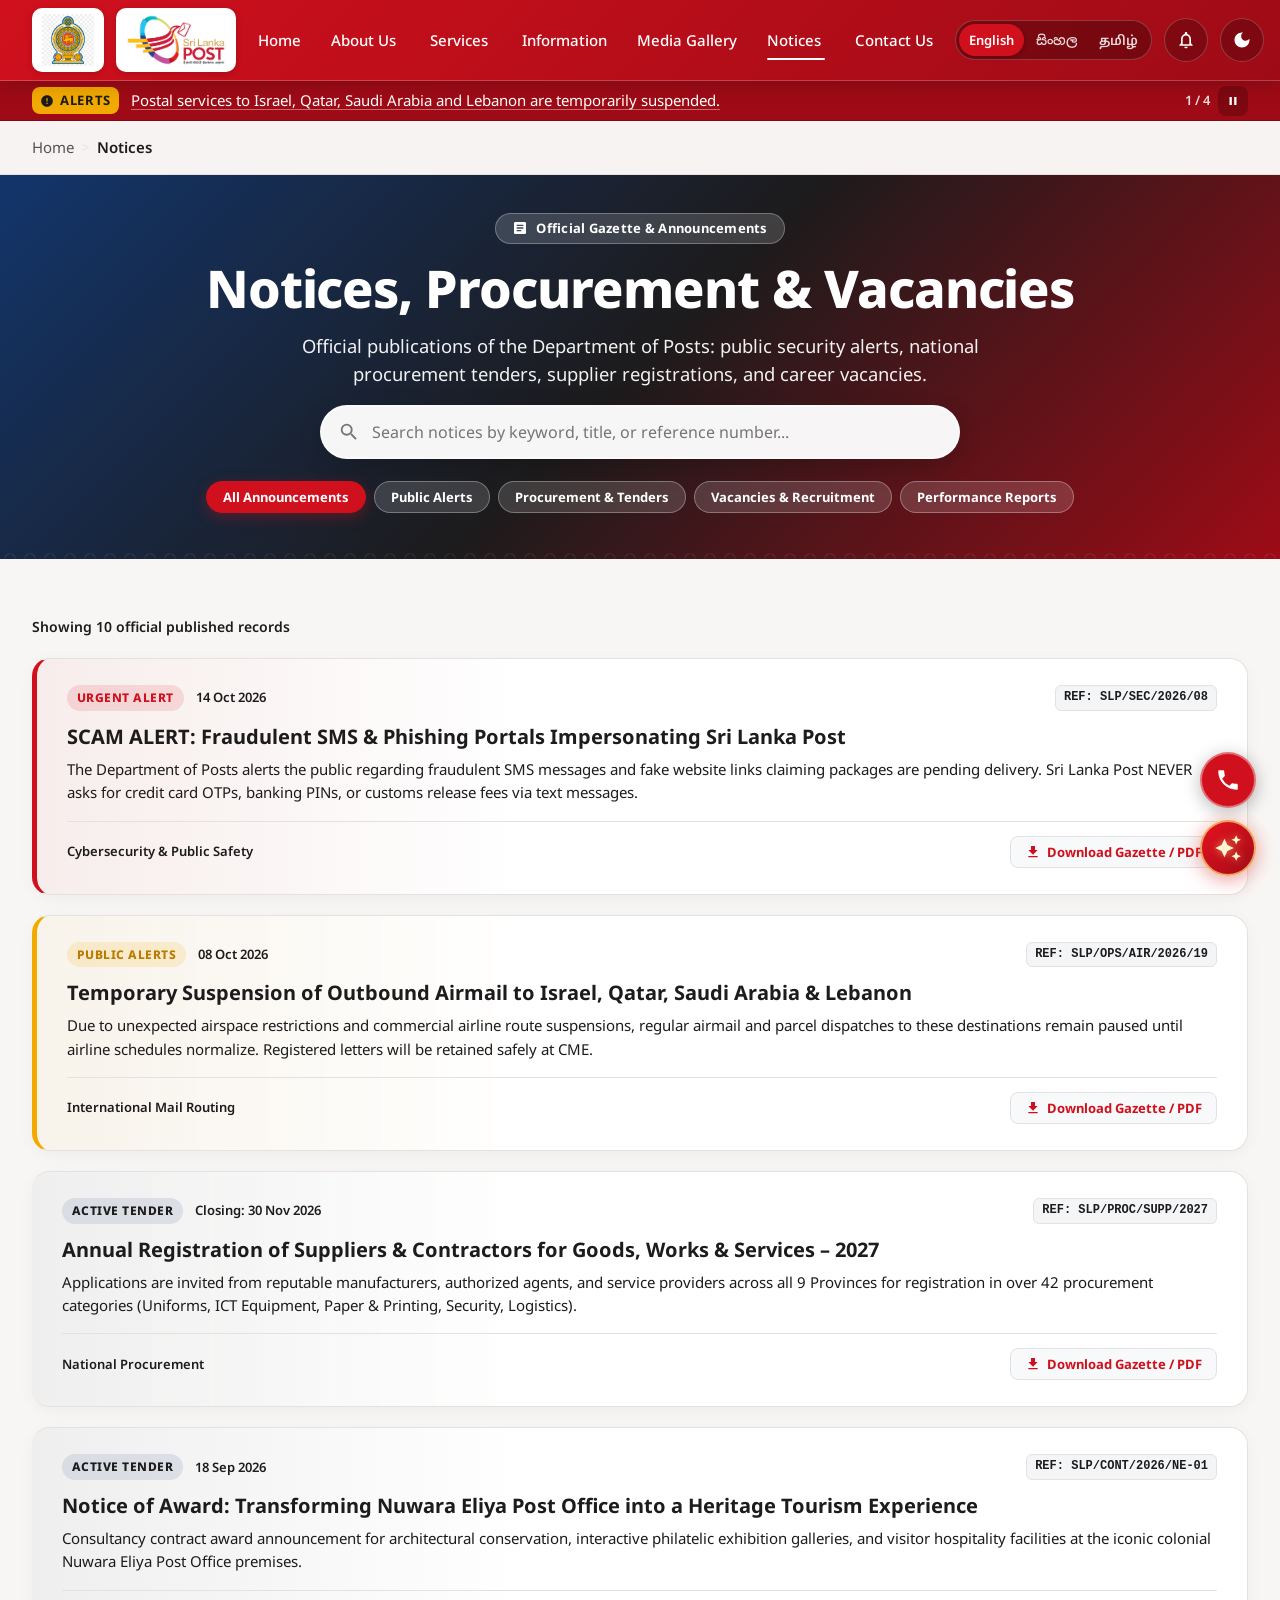
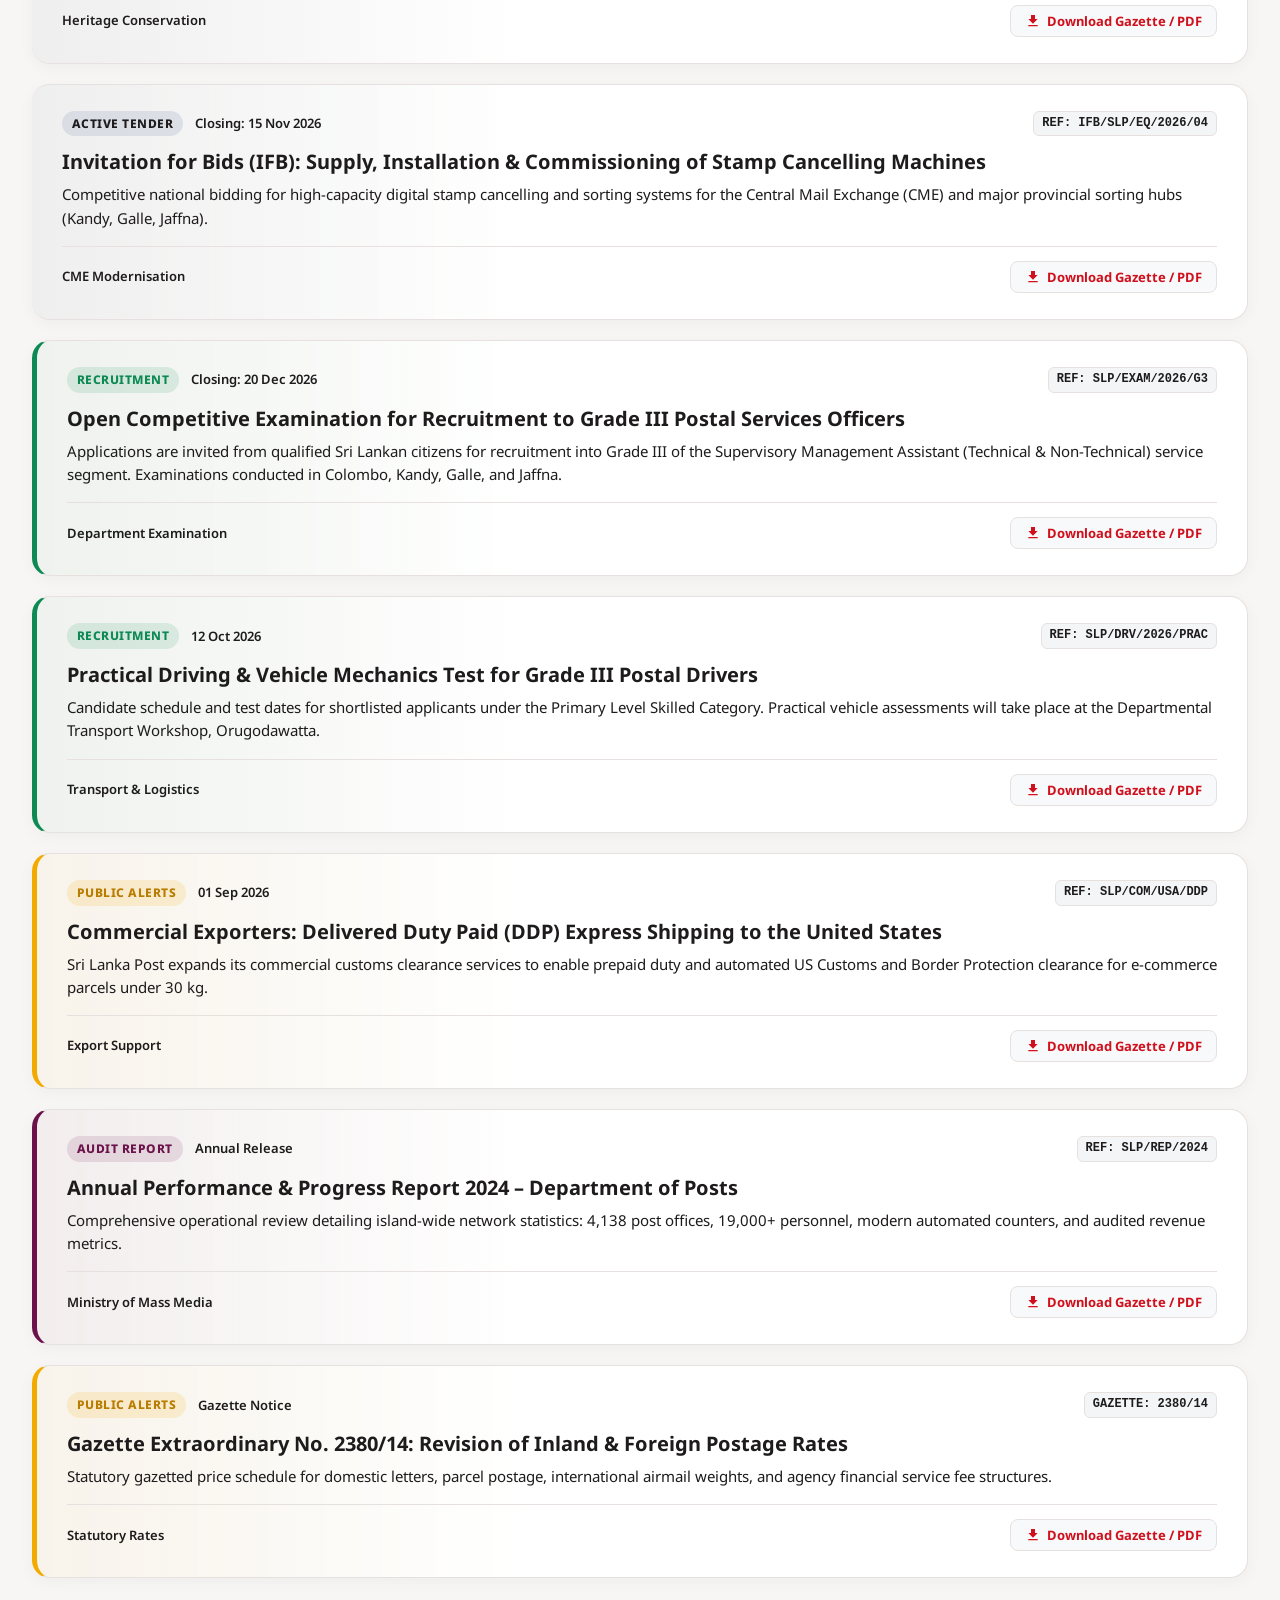
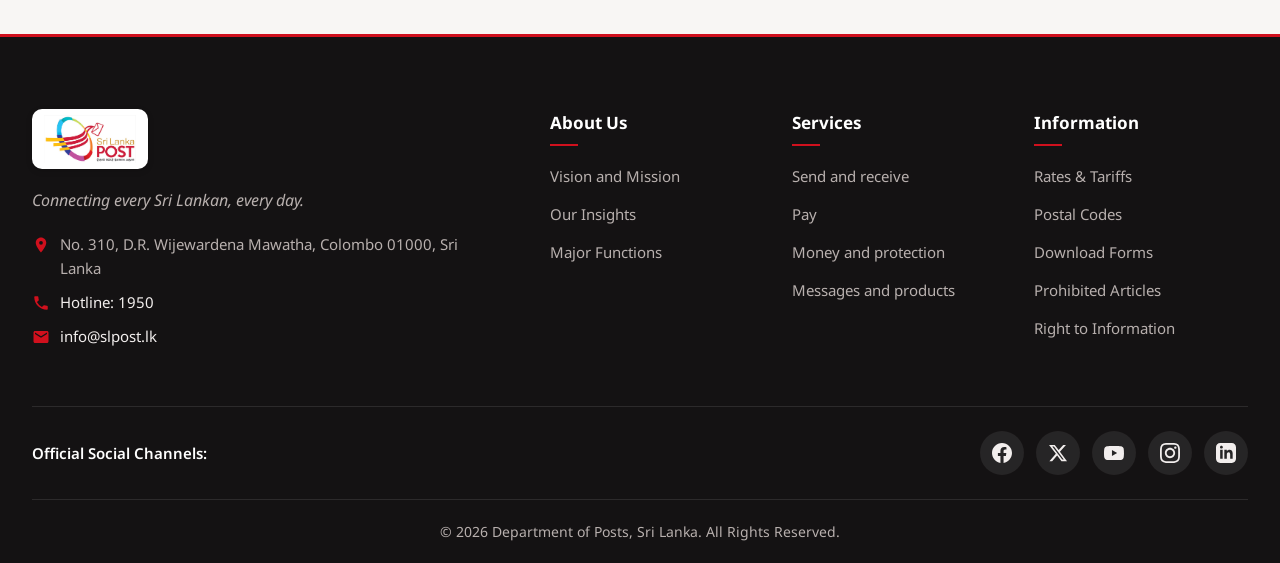
<file: notices.html>
<!DOCTYPE html>
<html lang="en">
<head>
  <meta charset="UTF-8">
  <meta name="viewport" content="width=device-width, initial-scale=1.0">
  <title data-i18n="page_title_notices">Notices, Procurement &amp; Vacancies | Sri Lanka Post</title>
  <meta name="description" content="Official notices, public alerts, procurement tenders, supplier registrations, and career vacancies from the Department of Posts - Sri Lanka Post.">

  <!-- Google Fonts: Noto Sans, Noto Sans Sinhala, Noto Sans Tamil with font-display: swap -->
  <link rel="preconnect" href="https://fonts.googleapis.com">
  <link rel="preconnect" href="https://fonts.gstatic.com" crossorigin>
  <link href="https://fonts.googleapis.com/css2?family=Noto+Sans+Sinhala:wght@400;500;700&family=Noto+Sans+Tamil:wght@400;500;700&family=Noto+Sans:wght@400;500;600;700;800&display=swap" rel="stylesheet">

  <!-- Main Stylesheet -->
  <link rel="stylesheet" href="css/styles.css">
</head>
<body>
  <!-- Accessible Skip Link -->
  <a href="#main-content" class="skip-link" data-i18n="skip_to_content">Skip to main content</a>

  <!-- 1. STICKY RED NAVIGATION BAR -->
  <header class="main-header">
    <div class="container nav-container">
      <!-- Left: Logo Group (Transparent Backgrounds) -->
      <a href="index.html" class="nav-brand-group" aria-label="Sri Lanka Post Home">
        <span class="logo-plate">
          <img src="images/government_logo.png" alt="Emblem of Sri Lanka" class="logo-img" width="348" height="348">
        </span>
        <span class="logo-plate">
          <img src="images/post_logo.png" alt="Sri Lanka Post Logo" class="logo-img" width="993" height="516">
        </span>
      </a>

      <!-- Center Links & Mobile Drawer -->
      <nav class="nav-links-menu" id="nav-links-menu" aria-label="Main Navigation">
        <!-- Drawer Top Row (Visible only on mobile/tablet < 1100px) -->
        <div class="drawer-tools-row">
          <!-- Language Segmented Control (Mobile) -->
          <div class="lang-switcher" role="group" aria-label="Language selection">
            <button type="button" class="lang-btn active" data-lang="en" aria-current="true">English</button>
            <button type="button" class="lang-btn" data-lang="si">සිංහල</button>
            <button type="button" class="lang-btn" data-lang="ta">தமிழ்</button>
          </div>
          <!-- Action Buttons (Mobile) -->
          <div style="display: flex; gap: 8px;">
            <button type="button" class="nav-icon-btn" id="drawer-notification-btn" aria-label="Enable notifications" title="Enable notifications">
              <svg viewBox="0 0 24 24" aria-hidden="true"><path d="M12 22c1.1 0 2-.9 2-2h-4c0 1.1.9 2 2 2zm6-6v-5c0-3.07-1.63-5.64-4.5-6.32V4c0-.83-.67-1.5-1.5-1.5s-1.5.67-1.5 1.5v.68C7.64 5.36 6 7.92 6 11v5l-2 2v1h16v-1l-2-2zm-2 1H8v-6c0-2.48 1.51-4.5 4-4.5s4 2.02 4 4.5v6z"/></svg>
            </button>
            <button type="button" class="nav-icon-btn" id="drawer-theme-toggle" aria-label="Toggle dark mode" aria-pressed="false">
              <svg class="theme-icon-moon" viewBox="0 0 24 24" aria-hidden="true"><path d="M12 3c-4.97 0-9 4.03-9 9s4.03 9 9 9 9-4.03 9-9c0-.46-.04-.92-.1-1.36-.98 1.37-2.58 2.26-4.4 2.26-3.03 0-5.5-2.47-5.5-5.5 0-1.82.89-3.42 2.26-4.4-.44-.06-.9-.1-1.36-.1z"/></svg>
              <svg class="theme-icon-sun" viewBox="0 0 24 24" aria-hidden="true"><path d="M12 7c-2.76 0-5 2.24-5 5s2.24 5 5 5 5-2.24 5-5-2.24-5-5-5zM2 13h2c.55 0 1-.45 1-1s-.45-1-1-1H2c-.55 0-1 .45-1 1s.45 1 1 1zm18 0h2c.55 0 1-.45 1-1s-.45-1-1-1h-2c-.55 0-1 .45-1 1s.45 1 1 1zM11 2v2c0 .55.45 1 1 1s1-.45 1-1V2c0-.55-.45-1-1-1s-1 .45-1 1zm0 18v2c0 .55.45 1 1 1s1-.45 1-1v-2c0-.55-.45-1-1-1s-1 .45-1 1zM5.99 4.58c-.39-.39-1.03-.39-1.41 0s-.39 1.03 0 1.41l1.06 1.06c.39.39 1.03.39 1.41 0s.39-1.03 0-1.41L5.99 4.58zm12.37 12.37c-.39-.39-1.03-.39-1.41 0s-.39 1.03 0 1.41l1.06 1.06c.39.39 1.03.39 1.41 0s.39-1.03 0-1.41l-1.06-1.06zm1.06-10.96c.39-.39.39-1.03 0-1.41s-1.03-.39-1.41 0l-1.06 1.06c-.39.39-.39 1.03 0 1.41s1.03.39 1.41 0l1.06-1.06zM7.05 18.36c.39-.39.39-1.03 0-1.41s-1.03-.39-1.41 0l-1.06 1.06c-.39.39-.39 1.03 0 1.41s1.03.39 1.41 0l1.06-1.06z"/></svg>
            </button>
          </div>
        </div>

        <ul class="nav-links-menu" style="display: contents;">
          <!-- Home -->
          <li class="nav-item">
            <a href="index.html" class="nav-link" data-i18n="nav_home">Home</a>
          </li>

          <!-- About Us Dropdown -->
          <li class="nav-item has-dropdown">
            <a href="about.html" class="nav-link" aria-haspopup="true" aria-expanded="false">
              <span data-i18n="nav_about">About Us</span>
              <svg class="dropdown-icon" viewBox="0 0 24 24" aria-hidden="true"><path d="M7 10l5 5 5-5z"/></svg>
            </a>
            <div class="dropdown-menu" role="menu">
              <a href="about.html#vision-mission" class="dropdown-link" role="menuitem" data-i18n="nav_about_vision">Vision and Mission</a>
              <a href="about.html#insights" class="dropdown-link" role="menuitem" data-i18n="nav_about_insights">Our Insights</a>
              <a href="about.html#major-functions" class="dropdown-link" role="menuitem" data-i18n="nav_about_functions">Major Functions</a>
            </div>
          </li>

          <!-- Services Dropdown -->
          <li class="nav-item has-dropdown">
            <a href="services.html" class="nav-link" aria-haspopup="true" aria-expanded="false">
              <span data-i18n="nav_services">Services</span>
              <svg class="dropdown-icon" viewBox="0 0 24 24" aria-hidden="true"><path d="M7 10l5 5 5-5z"/></svg>
            </a>
            <div class="dropdown-menu" role="menu">
              <a href="services.html#normal-post" class="dropdown-link" role="menuitem" data-i18n="srv1_title">Normal Post (Domestic Mail)</a>
              <a href="services.html#international-post" class="dropdown-link" role="menuitem" data-i18n="srv2_title">International Post</a>
              <a href="services.html#money-transfer" class="dropdown-link" role="menuitem" data-i18n="srv3_title">Money Transfer</a>
              <a href="services.html#ems-speed-post" class="dropdown-link" role="menuitem" data-i18n="srv4_title">EMS Speed Post</a>
              <a href="services.html#cash-on-delivery" class="dropdown-link" role="menuitem" data-i18n="srv5_title">Cash on Delivery</a>
              <a href="services.html" class="dropdown-link" role="menuitem" style="font-weight: 700; color: var(--color-red);" data-i18n="hero1_btn_services">All Services →</a>
            </div>
          </li>

          <!-- Information -->
          <li class="nav-item">
            <a href="information.html" class="nav-link" data-i18n="nav_info">Information</a>
          </li>

          <!-- Media Gallery -->
          <li class="nav-item">
            <a href="coming-soon.html" class="nav-link" data-i18n="nav_media">Media Gallery</a>
          </li>

          <!-- Notices Dropdown (Active) -->
          <li class="nav-item has-dropdown current-page">
            <a href="notices.html" class="nav-link active" aria-current="page" aria-haspopup="true" aria-expanded="false">
              <span data-i18n="nav_notices">Notices</span>
              <svg class="dropdown-icon" viewBox="0 0 24 24" aria-hidden="true"><path d="M7 10l5 5 5-5z"/></svg>
            </a>
            <div class="dropdown-menu" role="menu">
              <a href="notices.html#public" class="dropdown-link" role="menuitem" data-i18n="nav_notices_public">Public Notices</a>
              <a href="notices.html#procurement" class="dropdown-link" role="menuitem" data-i18n="nav_notices_procurement">Procurement</a>
              <a href="notices.html#vacancies" class="dropdown-link" role="menuitem" data-i18n="nav_notices_vacancies">Vacancies</a>
              <a href="notices.html#reports" class="dropdown-link" role="menuitem" data-i18n="nav_notices_reports">Performance Reports</a>
            </div>
          </li>

          <!-- Contact Us -->
          <li class="nav-item">
            <a href="contact.html" class="nav-link" data-i18n="nav_contact">Contact Us</a>
          </li>
        </ul>
      </nav>

      <!-- Right Zone (Desktop Tools) -->
      <div class="nav-tools-group">
        <!-- Language Switcher Segmented Control -->
        <div class="lang-switcher" role="group" aria-label="Language selection">
          <button type="button" class="lang-btn active" data-lang="en" aria-current="true">English</button>
          <button type="button" class="lang-btn" data-lang="si">සිංහල</button>
          <button type="button" class="lang-btn" data-lang="ta">தமிழ்</button>
        </div>

        <!-- Notification Bell Button -->
        <button type="button" class="nav-icon-btn" id="notification-btn" aria-label="Enable notifications" title="Enable notifications">
          <svg viewBox="0 0 24 24" aria-hidden="true"><path d="M12 22c1.1 0 2-.9 2-2h-4c0 1.1.9 2 2 2zm6-6v-5c0-3.07-1.63-5.64-4.5-6.32V4c0-.83-.67-1.5-1.5-1.5s-1.5.67-1.5 1.5v.68C7.64 5.36 6 7.92 6 11v5l-2 2v1h16v-1l-2-2zm-2 1H8v-6c0-2.48 1.51-4.5 4-4.5s4 2.02 4 4.5v6z"/></svg>
        </button>

        <!-- Theme Toggle (Moon / Sun) -->
        <button type="button" class="nav-icon-btn" id="theme-toggle" aria-label="Toggle dark mode" aria-pressed="false" title="Toggle dark mode">
          <svg class="theme-icon-moon" viewBox="0 0 24 24" aria-hidden="true"><path d="M12 3c-4.97 0-9 4.03-9 9s4.03 9 9 9 9-4.03 9-9c0-.46-.04-.92-.1-1.36-.98 1.37-2.58 2.26-4.4 2.26-3.03 0-5.5-2.47-5.5-5.5 0-1.82.89-3.42 2.26-4.4-.44-.06-.9-.1-1.36-.1z"/></svg>
          <svg class="theme-icon-sun" viewBox="0 0 24 24" aria-hidden="true"><path d="M12 7c-2.76 0-5 2.24-5 5s2.24 5 5 5 5-2.24 5-5-2.24-5-5-5zM2 13h2c.55 0 1-.45 1-1s-.45-1-1-1H2c-.55 0-1 .45-1 1s.45 1 1 1zm18 0h2c.55 0 1-.45 1-1s-.45-1-1-1h-2c-.55 0-1 .45-1 1s.45 1 1 1zM11 2v2c0 .55.45 1 1 1s1-.45 1-1V2c0-.55-.45-1-1-1s-1 .45-1 1zm0 18v2c0 .55.45 1 1 1s1-.45 1-1v-2c0-.55-.45-1-1-1s-1 .45-1 1zM5.99 4.58c-.39-.39-1.03-.39-1.41 0s-.39 1.03 0 1.41l1.06 1.06c.39.39 1.03.39 1.41 0s.39-1.03 0-1.41L5.99 4.58zm12.37 12.37c-.39-.39-1.03-.39-1.41 0s-.39 1.03 0 1.41l1.06 1.06c.39.39 1.03.39 1.41 0s.39-1.03 0-1.41l-1.06-1.06zm1.06-10.96c.39-.39.39-1.03 0-1.41s-1.03-.39-1.41 0l-1.06 1.06c-.39.39-.39 1.03 0 1.41s1.03.39 1.41 0l1.06-1.06zM7.05 18.36c.39-.39.39-1.03 0-1.41s-1.03-.39-1.41 0l-1.06 1.06c-.39.39-.39 1.03 0 1.41s1.03.39 1.41 0l1.06-1.06z"/></svg>
        </button>
      </div>

      <!-- Hamburger Button (Mobile / Tablet) -->
      <button type="button" class="nav-hamburger-btn" id="nav-hamburger-btn" aria-label="Toggle navigation menu" aria-expanded="false" aria-controls="nav-links-menu">
        <svg class="hamburger-icon" viewBox="0 0 24 24" aria-hidden="true"><path fill="currentColor" d="M3 18h18v-2H3v2zm0-5h18v-2H3v2zm0-7v2h18V6H3z"/></svg>
      </button>
    </div>
  </header>

  <!-- 2. NOTIFICATION BAR (Cricket Scoreboard Roll) -->
  <aside class="notification-bar" aria-label="Official announcements and alerts">
    <div class="container notification-container">
      <div class="notif-badge">
        <svg viewBox="0 0 24 24" aria-hidden="true"><path d="M12 2C6.48 2 2 6.48 2 12s4.48 10 10 10 10-4.48 10-10S17.52 2 12 2zm1 15h-2v-2h2v2zm0-4h-2V7h2v6z"/></svg>
        <span data-i18n="nav_alerts_label">Alerts</span>
      </div>

      <div class="notif-viewport" id="notif-viewport" aria-live="polite">
        <div class="notif-item is-current" role="status">
          <a href="notices.html#public" class="notif-link">Postal services to Israel, Qatar, Saudi Arabia and Lebanon are temporarily suspended.</a>
        </div>
      </div>

      <div class="notif-controls">
        <span class="notif-counter" id="notif-counter">1 / 4</span>
        <button type="button" class="notif-pause-btn" id="notif-pause-btn" aria-label="Pause alerts ticker" title="Pause alerts ticker">
          <svg class="icon-pause" viewBox="0 0 24 24" aria-hidden="true"><path d="M6 19h4V5H6v14zm8-14v14h4V5h-4z"/></svg>
          <svg class="icon-play" viewBox="0 0 24 24" aria-hidden="true" style="display: none;"><path d="M8 5v14l11-7z"/></svg>
        </button>
      </div>
    </div>
  </aside>

  <!-- BREADCRUMB TRAIL -->
  <nav class="breadcrumb-nav" aria-label="Breadcrumb">
    <div class="container">
      <ol class="breadcrumb-list">
        <li class="breadcrumb-item">
          <a href="index.html" data-i18n="breadcrumb_home">Home</a>
        </li>
        <li class="breadcrumb-separator" aria-hidden="true">&gt;</li>
        <li class="breadcrumb-item active" aria-current="page" data-i18n="breadcrumb_notices">
          Notices
        </li>
      </ol>
    </div>
  </nav>

  <main id="main-content">
    <!-- 0. PAGE BANNER & REALTIME FILTER -->
    <section class="notices-banner" aria-labelledby="notices-banner-title">
      <div class="container">
        <div class="notices-banner-inner">
          <div class="notices-badge-pill">
            <svg viewBox="0 0 24 24" width="16" height="16" aria-hidden="true"><path fill="currentColor" d="M19 3H5c-1.1 0-2 .9-2 2v14c0 1.1.9 2 2 2h14c1.1 0 2-.9 2-2V5c0-1.1-.9-2-2-2zm-5 14H7v-2h7v2zm3-4H7v-2h10v2zm0-4H7V7h10v2z"/></svg>
            <span>Official Gazette &amp; Announcements</span>
          </div>

          <h1 class="notices-banner-title" id="notices-banner-title" data-i18n="notices_banner_title">Notices, Procurement &amp; Vacancies</h1>
          <p class="notices-banner-sub" data-i18n="notices_banner_sub">Official publications of the Department of Posts: public security alerts, national procurement tenders, supplier registrations, and career vacancies.</p>

          <!-- Search Filter Box -->
          <div class="notices-search-wrap">
            <div class="notices-search-bar">
              <svg class="notices-search-icon" viewBox="0 0 24 24" aria-hidden="true"><path d="M15.5 14h-.79l-.28-.27A6.471 6.471 0 0 0 16 9.5 6.5 6.5 0 1 0 9.5 16c1.61 0 3.09-.59 4.23-1.57l.27.28v.79l5 4.99L20.49 19l-4.99-5zm-6 0C7.01 14 5 11.99 5 9.5S7.01 5 9.5 5 14 7.01 14 9.5 11.99 14 9.5 14z"/></svg>
              <input type="text" id="notices-search-input" class="notices-search-input" placeholder="Search notices by keyword, title, or reference number..." data-i18n-attr="placeholder:notices_search_placeholder" aria-label="Search notices">
              <button type="button" id="notices-search-clear" class="notices-clear-btn" aria-label="Clear filter" style="display: none;">&times;</button>
            </div>
          </div>

          <!-- Category Segmented Filters -->
          <div class="notices-pills-row" role="group" aria-label="Filter notices by category">
            <button type="button" class="notice-filter-pill active" data-category="all" data-i18n="notices_filter_all">All Announcements</button>
            <button type="button" class="notice-filter-pill" data-category="public" data-i18n="notices_filter_public">Public Alerts</button>
            <button type="button" class="notice-filter-pill" data-category="procurement" data-i18n="notices_filter_procurement">Procurement &amp; Tenders</button>
            <button type="button" class="notice-filter-pill" data-category="vacancies" data-i18n="notices_filter_vacancies">Vacancies &amp; Recruitment</button>
            <button type="button" class="notice-filter-pill" data-category="reports" data-i18n="notices_filter_reports">Performance Reports</button>
          </div>
        </div>
      </div>
    </section>

    <!-- NOTICES FEED SECTION (Vibrant Card Containers, Not Sterile White) -->
    <section class="notices-feed-section" aria-label="Announcements stream">
      <div class="container">
        <!-- Results Counter -->
        <div class="notices-status-bar">
          Showing <span id="notices-visible-count">10</span> official published records
        </div>

        <div class="notices-feed-grid" id="notices-container">

          <!-- NOTICE 1: SCAM ALERT (Public Alert) -->
          <article class="notice-feed-card card-urgent-alert" data-category="public" id="public">
            <div class="notice-card-top">
              <span class="notice-type-badge badge-urgent" data-i18n="notices_badge_urgent">Urgent Alert</span>
              <span class="notice-date-badge">14 Oct 2026</span>
              <span class="notice-ref-badge">REF: SLP/SEC/2026/08</span>
            </div>
            <h2 class="notice-card-title">SCAM ALERT: Fraudulent SMS &amp; Phishing Portals Impersonating Sri Lanka Post</h2>
            <p class="notice-card-desc">The Department of Posts alerts the public regarding fraudulent SMS messages and fake website links claiming packages are pending delivery. Sri Lanka Post NEVER asks for credit card OTPs, banking PINs, or customs release fees via text messages.</p>
            <div class="notice-card-footer">
              <span class="notice-tag-pill">Cybersecurity &amp; Public Safety</span>
              <div class="notice-actions">
                <button type="button" class="notice-download-action" data-ref="SLP_Security_Advisory_Fake_SMS.pdf">
                  <svg viewBox="0 0 24 24" width="16" height="16" aria-hidden="true"><path fill="currentColor" d="M19 9h-4V3H9v6H5l7 7 7-7zM5 18v2h14v-2H5z"/></svg>
                  <span data-i18n="notices_btn_download">Download Gazette / PDF</span>
                </button>
              </div>
            </div>
          </article>

          <!-- NOTICE 2: Middle East Airmail Restrictions (Public Alert) -->
          <article class="notice-feed-card card-public-alert" data-category="public">
            <div class="notice-card-top">
              <span class="notice-type-badge badge-public" data-i18n="notices_filter_public">Public Alerts</span>
              <span class="notice-date-badge">08 Oct 2026</span>
              <span class="notice-ref-badge">REF: SLP/OPS/AIR/2026/19</span>
            </div>
            <h2 class="notice-card-title">Temporary Suspension of Outbound Airmail to Israel, Qatar, Saudi Arabia &amp; Lebanon</h2>
            <p class="notice-card-desc">Due to unexpected airspace restrictions and commercial airline route suspensions, regular airmail and parcel dispatches to these destinations remain paused until airline schedules normalize. Registered letters will be retained safely at CME.</p>
            <div class="notice-card-footer">
              <span class="notice-tag-pill">International Mail Routing</span>
              <div class="notice-actions">
                <button type="button" class="notice-download-action" data-ref="SLP_Airline_Suspension_Notice.pdf">
                  <svg viewBox="0 0 24 24" width="16" height="16" aria-hidden="true"><path fill="currentColor" d="M19 9h-4V3H9v6H5l7 7 7-7zM5 18v2h14v-2H5z"/></svg>
                  <span data-i18n="notices_btn_download">Download Gazette / PDF</span>
                </button>
              </div>
            </div>
          </article>

          <!-- NOTICE 3: Supplier Registration (Procurement) -->
          <article class="notice-feed-card card-tender-alert" data-category="procurement" id="procurement">
            <div class="notice-card-top">
              <span class="notice-type-badge badge-tender" data-i18n="notices_badge_tender">Active Tender</span>
              <span class="notice-date-badge">Closing: 30 Nov 2026</span>
              <span class="notice-ref-badge">REF: SLP/PROC/SUPP/2027</span>
            </div>
            <h2 class="notice-card-title">Annual Registration of Suppliers &amp; Contractors for Goods, Works &amp; Services – 2027</h2>
            <p class="notice-card-desc">Applications are invited from reputable manufacturers, authorized agents, and service providers across all 9 Provinces for registration in over 42 procurement categories (Uniforms, ICT Equipment, Paper &amp; Printing, Security, Logistics).</p>
            <div class="notice-card-footer">
              <span class="notice-tag-pill">National Procurement</span>
              <div class="notice-actions">
                <button type="button" class="notice-download-action" data-ref="SLP_Supplier_Registration_2027.pdf">
                  <svg viewBox="0 0 24 24" width="16" height="16" aria-hidden="true"><path fill="currentColor" d="M19 9h-4V3H9v6H5l7 7 7-7zM5 18v2h14v-2H5z"/></svg>
                  <span data-i18n="notices_btn_download">Download Gazette / PDF</span>
                </button>
              </div>
            </div>
          </article>

          <!-- NOTICE 4: Nuwara Eliya Heritage Contract (Procurement) -->
          <article class="notice-feed-card card-tender-alert" data-category="procurement">
            <div class="notice-card-top">
              <span class="notice-type-badge badge-tender" data-i18n="notices_badge_tender">Active Tender</span>
              <span class="notice-date-badge">18 Sep 2026</span>
              <span class="notice-ref-badge">REF: SLP/CONT/2026/NE-01</span>
            </div>
            <h2 class="notice-card-title">Notice of Award: Transforming Nuwara Eliya Post Office into a Heritage Tourism Experience</h2>
            <p class="notice-card-desc">Consultancy contract award announcement for architectural conservation, interactive philatelic exhibition galleries, and visitor hospitality facilities at the iconic colonial Nuwara Eliya Post Office premises.</p>
            <div class="notice-card-footer">
              <span class="notice-tag-pill">Heritage Conservation</span>
              <div class="notice-actions">
                <button type="button" class="notice-download-action" data-ref="Notice_Award_Nuwara_Eliya.pdf">
                  <svg viewBox="0 0 24 24" width="16" height="16" aria-hidden="true"><path fill="currentColor" d="M19 9h-4V3H9v6H5l7 7 7-7zM5 18v2h14v-2H5z"/></svg>
                  <span data-i18n="notices_btn_download">Download Gazette / PDF</span>
                </button>
              </div>
            </div>
          </article>

          <!-- NOTICE 5: Automatic Stamp Cancelling Machines (Procurement) -->
          <article class="notice-feed-card card-tender-alert" data-category="procurement">
            <div class="notice-card-top">
              <span class="notice-type-badge badge-tender" data-i18n="notices_badge_tender">Active Tender</span>
              <span class="notice-date-badge">Closing: 15 Nov 2026</span>
              <span class="notice-ref-badge">REF: IFB/SLP/EQ/2026/04</span>
            </div>
            <h2 class="notice-card-title">Invitation for Bids (IFB): Supply, Installation &amp; Commissioning of Stamp Cancelling Machines</h2>
            <p class="notice-card-desc">Competitive national bidding for high-capacity digital stamp cancelling and sorting systems for the Central Mail Exchange (CME) and major provincial sorting hubs (Kandy, Galle, Jaffna).</p>
            <div class="notice-card-footer">
              <span class="notice-tag-pill">CME Modernisation</span>
              <div class="notice-actions">
                <button type="button" class="notice-download-action" data-ref="IFB_Stamp_Cancelling_Machines.pdf">
                  <svg viewBox="0 0 24 24" width="16" height="16" aria-hidden="true"><path fill="currentColor" d="M19 9h-4V3H9v6H5l7 7 7-7zM5 18v2h14v-2H5z"/></svg>
                  <span data-i18n="notices_btn_download">Download Gazette / PDF</span>
                </button>
              </div>
            </div>
          </article>

          <!-- NOTICE 6: Grade III Postal Officers Exam (Vacancies) -->
          <article class="notice-feed-card card-career-alert" data-category="vacancies" id="vacancies">
            <div class="notice-card-top">
              <span class="notice-type-badge badge-career" data-i18n="notices_badge_career">Recruitment</span>
              <span class="notice-date-badge">Closing: 20 Dec 2026</span>
              <span class="notice-ref-badge">REF: SLP/EXAM/2026/G3</span>
            </div>
            <h2 class="notice-card-title">Open Competitive Examination for Recruitment to Grade III Postal Services Officers</h2>
            <p class="notice-card-desc">Applications are invited from qualified Sri Lankan citizens for recruitment into Grade III of the Supervisory Management Assistant (Technical &amp; Non-Technical) service segment. Examinations conducted in Colombo, Kandy, Galle, and Jaffna.</p>
            <div class="notice-card-footer">
              <span class="notice-tag-pill">Department Examination</span>
              <div class="notice-actions">
                <button type="button" class="notice-download-action" data-ref="Gazette_Exam_Grade3_Postal_Officers.pdf">
                  <svg viewBox="0 0 24 24" width="16" height="16" aria-hidden="true"><path fill="currentColor" d="M19 9h-4V3H9v6H5l7 7 7-7zM5 18v2h14v-2H5z"/></svg>
                  <span data-i18n="notices_btn_download">Download Gazette / PDF</span>
                </button>
              </div>
            </div>
          </article>

          <!-- NOTICE 7: Postal Drivers Practical Exam (Vacancies) -->
          <article class="notice-feed-card card-career-alert" data-category="vacancies">
            <div class="notice-card-top">
              <span class="notice-type-badge badge-career" data-i18n="notices_badge_career">Recruitment</span>
              <span class="notice-date-badge">12 Oct 2026</span>
              <span class="notice-ref-badge">REF: SLP/DRV/2026/PRAC</span>
            </div>
            <h2 class="notice-card-title">Practical Driving &amp; Vehicle Mechanics Test for Grade III Postal Drivers</h2>
            <p class="notice-card-desc">Candidate schedule and test dates for shortlisted applicants under the Primary Level Skilled Category. Practical vehicle assessments will take place at the Departmental Transport Workshop, Orugodawatta.</p>
            <div class="notice-card-footer">
              <span class="notice-tag-pill">Transport &amp; Logistics</span>
              <div class="notice-actions">
                <button type="button" class="notice-download-action" data-ref="Postal_Drivers_Practical_Test_Schedule.pdf">
                  <svg viewBox="0 0 24 24" width="16" height="16" aria-hidden="true"><path fill="currentColor" d="M19 9h-4V3H9v6H5l7 7 7-7zM5 18v2h14v-2H5z"/></svg>
                  <span data-i18n="notices_btn_download">Download Gazette / PDF</span>
                </button>
              </div>
            </div>
          </article>

          <!-- NOTICE 8: DDP Services to USA (Public Alert) -->
          <article class="notice-feed-card card-public-alert" data-category="public">
            <div class="notice-card-top">
              <span class="notice-type-badge badge-public" data-i18n="notices_filter_public">Public Alerts</span>
              <span class="notice-date-badge">01 Sep 2026</span>
              <span class="notice-ref-badge">REF: SLP/COM/USA/DDP</span>
            </div>
            <h2 class="notice-card-title">Commercial Exporters: Delivered Duty Paid (DDP) Express Shipping to the United States</h2>
            <p class="notice-card-desc">Sri Lanka Post expands its commercial customs clearance services to enable prepaid duty and automated US Customs and Border Protection clearance for e-commerce parcels under 30 kg.</p>
            <div class="notice-card-footer">
              <span class="notice-tag-pill">Export Support</span>
              <div class="notice-actions">
                <button type="button" class="notice-download-action" data-ref="USA_DDP_Guidelines_2026.pdf">
                  <svg viewBox="0 0 24 24" width="16" height="16" aria-hidden="true"><path fill="currentColor" d="M19 9h-4V3H9v6H5l7 7 7-7zM5 18v2h14v-2H5z"/></svg>
                  <span data-i18n="notices_btn_download">Download Gazette / PDF</span>
                </button>
              </div>
            </div>
          </article>

          <!-- NOTICE 9: Progress Report 2024 (Reports) -->
          <article class="notice-feed-card card-report-alert" data-category="reports" id="reports">
            <div class="notice-card-top">
              <span class="notice-type-badge badge-report" data-i18n="notices_badge_report">Audit Report</span>
              <span class="notice-date-badge">Annual Release</span>
              <span class="notice-ref-badge">REF: SLP/REP/2024</span>
            </div>
            <h2 class="notice-card-title">Annual Performance &amp; Progress Report 2024 – Department of Posts</h2>
            <p class="notice-card-desc">Comprehensive operational review detailing island-wide network statistics: 4,138 post offices, 19,000+ personnel, modern automated counters, and audited revenue metrics.</p>
            <div class="notice-card-footer">
              <span class="notice-tag-pill">Ministry of Mass Media</span>
              <div class="notice-actions">
                <button type="button" class="notice-download-action" data-ref="Department_Progress_Report_2024.pdf">
                  <svg viewBox="0 0 24 24" width="16" height="16" aria-hidden="true"><path fill="currentColor" d="M19 9h-4V3H9v6H5l7 7 7-7zM5 18v2h14v-2H5z"/></svg>
                  <span data-i18n="notices_btn_download">Download Gazette / PDF</span>
                </button>
              </div>
            </div>
          </article>

          <!-- NOTICE 10: Revised Tariffs Gazette (Reports & Public) -->
          <article class="notice-feed-card card-public-alert" data-category="public">
            <div class="notice-card-top">
              <span class="notice-type-badge badge-public" data-i18n="notices_filter_public">Public Alerts</span>
              <span class="notice-date-badge">Gazette Notice</span>
              <span class="notice-ref-badge">GAZETTE: 2380/14</span>
            </div>
            <h2 class="notice-card-title">Gazette Extraordinary No. 2380/14: Revision of Inland &amp; Foreign Postage Rates</h2>
            <p class="notice-card-desc">Statutory gazetted price schedule for domestic letters, parcel postage, international airmail weights, and agency financial service fee structures.</p>
            <div class="notice-card-footer">
              <span class="notice-tag-pill">Statutory Rates</span>
              <div class="notice-actions">
                <button type="button" class="notice-download-action" data-ref="Gazette_2380_14_Postal_Rates.pdf">
                  <svg viewBox="0 0 24 24" width="16" height="16" aria-hidden="true"><path fill="currentColor" d="M19 9h-4V3H9v6H5l7 7 7-7zM5 18v2h14v-2H5z"/></svg>
                  <span data-i18n="notices_btn_download">Download Gazette / PDF</span>
                </button>
              </div>
            </div>
          </article>
        </div>

        <!-- No Results Fallback -->
        <div class="notices-no-results" id="notices-no-results" style="display: none;">
          <p>No matching announcements found. Try selecting "All Announcements" or adjusting your search keywords.</p>
        </div>
      </div>
    </section>
  </main>

  <!-- 6. GLOBAL FOOTER (Shared Standard) -->
  <footer class="main-footer">
    <div class="container">
      <div class="footer-top-grid">
        <!-- Left Block: Brand, Tagline, Address -->
        <div class="footer-brand-col">
          <div class="footer-logo-plate">
            <img src="images/post_logo.png" alt="Sri Lanka Post Logo" class="footer-logo-img" width="993" height="516" loading="lazy">
          </div>
          <p class="footer-tagline" data-i18n="footer_tagline">Connecting every Sri Lankan, every day.</p>
          <div class="footer-contact-info">
            <div class="footer-contact-item">
              <svg viewBox="0 0 24 24" aria-hidden="true"><path d="M12 2C8.13 2 5 5.13 5 9c0 5.25 7 13 7 13s7-7.75 7-13c0-3.87-3.13-7-7-7zm0 9.5a2.5 2.5 0 0 1 0-5 2.5 2.5 0 0 1 0 5z"/></svg>
              <span data-i18n="footer_address">No. 310, D.R. Wijewardena Mawatha, Colombo 01000, Sri Lanka</span>
            </div>
            <div class="footer-contact-item">
              <svg viewBox="0 0 24 24" aria-hidden="true"><path d="M6.62 10.79a15.05 15.05 0 0 0 6.59 6.59l2.2-2.2c.27-.27.67-.36 1.02-.24 1.12.37 2.33.57 3.57.57.55 0 1 .45 1 1V20c0 .55-.45 1-1 1-9.39 0-17-7.61-17-17 0-.55.45-1 1-1h3.5c.55 0 1 .45 1 1 0 1.25.2 2.45.57 3.57.11.35.03.74-.25 1.02l-2.2 2.2z"/></svg>
              <a href="tel:1950" data-i18n="footer_hotline">Hotline: 1950</a>
            </div>
            <div class="footer-contact-item">
              <svg viewBox="0 0 24 24" aria-hidden="true"><path d="M20 4H4c-1.1 0-1.99.9-1.99 2L2 18c0 1.1.9 2 2 2h16c1.1 0 2-.9 2-2V6c0-1.1-.9-2-2-2zm0 4l-8 5-8-5V6l8 5 8-5v2z"/></svg>
              <a href="mailto:info@slpost.lk" data-i18n="footer_email">info@slpost.lk</a>
            </div>
          </div>
        </div>

        <!-- Right Block: Nav Columns -->
        <div class="footer-links-grid">
          <div>
            <h4 class="footer-col-title" data-i18n="footer_col_about">About Us</h4>
            <ul class="footer-link-list">
              <li><a href="about.html#vision-mission" class="footer-link" data-i18n="nav_about_vision">Vision and Mission</a></li>
              <li><a href="about.html#insights" class="footer-link" data-i18n="nav_about_insights">Our Insights</a></li>
              <li><a href="about.html#major-functions" class="footer-link" data-i18n="nav_about_functions">Major Functions</a></li>
            </ul>
          </div>
          <div>
            <h4 class="footer-col-title" data-i18n="footer_col_services">Services</h4>
            <ul class="footer-link-list">
              <li><a href="services.html#normal-post" class="footer-link" data-i18n="group_send_receive">Send and receive</a></li>
              <li><a href="services.html#bill-payments" class="footer-link" data-i18n="group_pay">Pay</a></li>
              <li><a href="services.html#money-transfer" class="footer-link" data-i18n="group_money_protect">Money and protection</a></li>
              <li><a href="services.html#e-telemail" class="footer-link" data-i18n="group_messages_products">Messages and products</a></li>
            </ul>
          </div>
          <div>
            <h4 class="footer-col-title" data-i18n="footer_col_info">Information</h4>
            <ul class="footer-link-list">
              <li><a href="information.html#rates" class="footer-link" data-i18n="footer_postal_rates">Rates &amp; Tariffs</a></li>
              <li><a href="information.html#postal-codes" class="footer-link" data-i18n="footer_postal_codes">Postal Codes</a></li>
              <li><a href="information.html#forms" class="footer-link" data-i18n="footer_forms">Downloadable Forms</a></li>
              <li><a href="information.html#prohibited-items" class="footer-link" data-i18n="info_pill_prohibited">Prohibited Articles</a></li>
              <li><a href="information.html#rti" class="footer-link" data-i18n="info_pill_rti">Right to Information</a></li>
            </ul>
          </div>
        </div>
      </div>

      <!-- Social Media Bar (Real Official Brand SVG Icons) -->
      <div class="footer-social-row">
        <span class="footer-social-label" data-i18n="footer_social_label">Official Social Channels:</span>
        <div class="social-links-list">
          <a href="#" class="social-link-btn" aria-label="Visit Sri Lanka Post on Facebook">
            <svg viewBox="0 0 24 24" aria-hidden="true"><path d="M24 12.073c0-6.627-5.373-12-12-12s-12 5.373-12 12c0 5.99 4.388 10.954 10.125 11.854v-8.385H7.078v-3.47h3.047V9.43c0-3.007 1.792-4.669 4.533-4.669 1.312 0 2.686.235 2.686.235v2.953H15.83c-1.491 0-1.956.925-1.956 1.874v2.25h3.328l-.532 3.47h-2.796v8.385C19.612 23.027 24 18.062 24 12.073z"/></svg>
          </a>
          <a href="#" class="social-link-btn" aria-label="Visit Sri Lanka Post on X">
            <svg viewBox="0 0 24 24" aria-hidden="true"><path d="M18.244 2.25h3.308l-7.227 8.26 8.502 11.24H16.17l-5.214-6.817L4.99 21.75H1.68l7.73-8.835L1.254 2.25H8.08l4.713 6.231zm-1.161 17.52h1.833L7.084 4.126H5.117z"/></svg>
          </a>
          <a href="#" class="social-link-btn" aria-label="Visit Sri Lanka Post on YouTube">
            <svg viewBox="0 0 24 24" aria-hidden="true"><path d="M23.498 6.186a3.016 3.016 0 0 0-2.122-2.136C19.505 3.545 12 3.545 12 3.545s-7.505 0-9.377.505A3.017 3.017 0 0 0 .502 6.186C0 8.07 0 12 0 12s0 3.93.502 5.814a3.016 3.016 0 0 0 2.122 2.136c1.871.505 9.376.505 9.376.505s7.505 0 9.377-.505a3.015 3.015 0 0 0 2.122-2.136C24 15.93 24 12 24 12s0-3.93-.502-5.814zM9.545 15.568V8.432L15.818 12l-6.273 3.568z"/></svg>
          </a>
          <a href="#" class="social-link-btn" aria-label="Visit Sri Lanka Post on Instagram">
            <svg viewBox="0 0 24 24" aria-hidden="true"><path d="M12 2.163c3.204 0 3.584.012 4.85.07 3.252.148 4.771 1.691 4.919 4.919.058 1.265.069 1.645.069 4.849 0 3.205-.012 3.584-.069 4.849-.149 3.225-1.664 4.771-4.919 4.919-1.266.058-1.644.07-4.85.07-3.204 0-3.584-.012-4.849-.07-3.26-.149-4.771-1.699-4.919-4.92-.058-1.265-.07-1.644-.07-4.849 0-3.204.013-3.583.07-4.849.149-3.227 1.664-4.771 4.919-4.919 1.266-.057 1.645-.069 4.849-.069zm0-2.163c-3.259 0-3.667.014-4.947.072-4.358.2-6.78 2.618-6.98 6.98-.059 1.281-.073 1.689-.073 4.948 0 3.259.014 3.668.072 4.948.2 4.358 2.618 6.78 6.98 6.98 1.281.058 1.689.072 4.948.072 3.259 0 3.668-.014 4.948-.072 4.354-.2 6.782-2.618 6.979-6.98.059-1.28.073-1.689.073-4.948 0-3.259-.014-3.667-.072-4.947-.196-4.354-2.617-6.78-6.979-6.98-1.281-.059-1.69-.073-4.949-.073zm0 5.838c-3.403 0-6.162 2.759-6.162 6.162s2.759 6.163 6.162 6.163 6.162-2.759 6.162-6.163c0-3.403-2.759-6.162-6.162-6.162zm0 10.162c-2.209 0-4-1.79-4-4 0-2.209 1.791-4 4-4s4 1.791 4 4c0 2.21-1.791 4-4 4zm6.406-11.845c-.796 0-1.441.645-1.441 1.44s.645 1.44 1.441 1.44c.795 0 1.439-.645 1.439-1.44s-.644-1.44-1.439-1.44z"/></svg>
          </a>
          <a href="#" class="social-link-btn" aria-label="Visit Sri Lanka Post on LinkedIn">
            <svg viewBox="0 0 24 24" aria-hidden="true"><path d="M19 0h-14c-2.761 0-5 2.239-5 5v14c0 2.761 2.239 5 5 5h14c2.762 0 5-2.239 5-5v-14c0-2.761-2.238-5-5-5zm-11 19h-3v-11h3v11zm-1.5-12.268c-.966 0-1.75-.79-1.75-1.764s.784-1.764 1.75-1.764 1.75.79 1.75 1.764-.783 1.764-1.75 1.764zm13.5 12.268h-3v-5.604c0-3.368-4-3.113-4 0v5.604h-3v-11h3v1.765c1.396-2.586 7-2.777 7 2.476v6.759z"/></svg>
          </a>
        </div>
      </div>

      <!-- Bottom Strip -->
      <div class="footer-bottom-strip">
        <p>&copy; <span id="current-year">2026</span> <span data-i18n="footer_copyright">Department of Posts, Sri Lanka. All Rights Reserved.</span></p>
      </div>
    </div>
  </footer>

  <!-- 7. CHATBOT & 8. HOTLINE FLOATING BUTTONS & PANELS -->
  <div class="floating-tools-stack">
    <!-- Hotline Popover Menu -->
    <div class="hotline-menu-popover" id="hotline-popover" role="dialog" aria-hidden="true" aria-label="Quick contact menu">
      <div class="hotline-menu-title" data-i18n="hotline_menu_title">Quick Contact Options</div>
      <a href="tel:1950" class="hotline-menu-item">
        <svg viewBox="0 0 24 24" aria-hidden="true"><path d="M6.62 10.79a15.05 15.05 0 0 0 6.59 6.59l2.2-2.2c.27-.27.67-.36 1.02-.24 1.12.37 2.33.57 3.57.57.55 0 1 .45 1 1V20c0 .55-.45 1-1 1-9.39 0-17-7.61-17-17 0-.55.45-1 1-1h3.5c.55 0 1 .45 1 1 0 1.25.2 2.45.57 3.57.11.35.03.74-.25 1.02l-2.2 2.2z"/></svg>
        <span data-i18n="hotline_call_btn">Call hotline 1950</span>
      </a>
      <a href="https://wa.me/94112328301" class="hotline-menu-item" id="hotline-wa-link" target="_blank" rel="noopener noreferrer">
        <svg viewBox="0 0 24 24" aria-hidden="true"><path d="M12.04 2c-5.46 0-9.91 4.45-9.91 9.91 0 1.75.46 3.45 1.32 4.95L2.05 22l5.25-1.38c1.45.79 3.08 1.21 4.74 1.21 5.46 0 9.91-4.45 9.91-9.91 0-2.65-1.03-5.14-2.9-7.01A9.816 9.816 0 0 0 12.04 2m.01 1.67c2.2 0 4.26.86 5.82 2.42a8.225 8.225 0 0 1 2.41 5.83c0 4.54-3.7 8.24-8.24 8.24-1.48 0-2.93-.4-4.2-1.15l-.3-.18-3.12.82.83-3.04-.2-.31a8.19 8.19 0 0 1-1.26-4.38c0-4.54 3.7-8.24 8.24-8.24m4.52 11.64c-.25-.13-1.47-.72-1.7-.81-.23-.08-.39-.13-.56.13-.17.25-.64.81-.79.97-.14.17-.29.19-.54.06-.25-.13-1.06-.39-2.02-1.25-.75-.67-1.26-1.5-1.41-1.75-.15-.25-.02-.39.11-.51.11-.11.25-.29.37-.44.13-.15.17-.25.25-.42.08-.17.04-.31-.02-.44-.06-.13-.56-1.35-.77-1.85-.2-.49-.41-.42-.56-.43h-.48c-.17 0-.44.06-.67.31-.23.25-.88.86-.88 2.1 0 1.24.9 2.44 1.03 2.61.13.17 1.78 2.71 4.3 3.8.6.26 1.07.41 1.44.53.6.19 1.15.16 1.58.1.49-.07 1.47-.6 1.68-1.18.21-.58.21-1.07.15-1.18-.06-.11-.22-.18-.47-.3z"/></svg>
        <span data-i18n="hotline_wa_btn">Get alerts on WhatsApp</span>
      </a>
    </div>

    <!-- Hotline Toggle Button -->
    <button type="button" class="floating-action-btn hotline-btn" id="hotline-toggle-btn" aria-label="Open quick contact menu" aria-expanded="false" aria-controls="hotline-popover" title="Call hotline or WhatsApp">
      <svg viewBox="0 0 24 24" aria-hidden="true"><path d="M6.62 10.79a15.05 15.05 0 0 0 6.59 6.59l2.2-2.2c.27-.27.67-.36 1.02-.24 1.12.37 2.33.57 3.57.57.55 0 1 .45 1 1V20c0 .55-.45 1-1 1-9.39 0-17-7.61-17-17 0-.55.45-1 1-1h3.5c.55 0 1 .45 1 1 0 1.25.2 2.45.57 3.57.11.35.03.74-.25 1.02l-2.2 2.2z"/></svg>
    </button>

    <!-- Chatbot Dialog Panel -->
    <section class="chatbot-panel-dialog" id="chatbot-panel" role="dialog" aria-hidden="true" aria-labelledby="chat-heading">
      <div class="chatbot-header">
        <div class="chatbot-title-box">
          <div style="display: flex; align-items: center; gap: 6px;">
            <svg class="ai-sparkle-icon-inline" viewBox="0 0 24 24" aria-hidden="true"><path d="M19 9l1.25-2.75L23 5l-2.75-1.25L19 1l-1.25 2.75L15 5l2.75 1.25L19 9zm-7.5.5L9 4 6.5 9.5 1 12l5.5 2.5L9 20l2.5-5.5L17 12l-5.5-2.5zM19 15l-1.25 2.75L15 19l2.75 1.25L19 23l1.25-2.75L23 19l-2.75-1.25L19 15z"/></svg>
            <h3 id="chat-heading" class="chatbot-title" data-i18n="chat_title">Ask Sri Lanka Post</h3>
          </div>
          <span class="chatbot-badge" data-i18n="chat_badge">AI Assistant</span>
        </div>
        <button type="button" class="chatbot-close-btn" id="chatbot-close-btn" aria-label="Close AI assistant">
          <svg viewBox="0 0 24 24" aria-hidden="true"><path d="M19 6.41L17.59 5 12 10.59 6.41 5 5 6.41 10.59 12 5 17.59 6.41 19 12 13.41 17.59 19 19 17.59 13.41 12z"/></svg>
        </button>
      </div>

      <div class="chatbot-body" id="chatbot-messages" role="log" aria-live="polite">
        <!-- Initial Welcome Message Bubble -->
        <div class="chat-bubble bubble-bot" data-i18n="chat_welcome">
          Hello! Welcome to the Sri Lanka Post assistant. How can I help you today?
        </div>

        <!-- 5 FAQ Quick Questions Buttons -->
        <div class="chatbot-quick-replies" role="group" aria-label="Suggested questions">
          <button type="button" class="faq-quick-btn" data-question-key="chat_q1" data-answer-key="chat_a1" data-i18n="chat_q1">How do I track an item?</button>
          <button type="button" class="faq-quick-btn" data-question-key="chat_q2" data-answer-key="chat_a2" data-i18n="chat_q2">How can I contact you?</button>
          <button type="button" class="faq-quick-btn" data-question-key="chat_q3" data-answer-key="chat_a3" data-i18n="chat_q3">Which payments can I make at a post office?</button>
          <button type="button" class="faq-quick-btn" data-question-key="chat_q4" data-answer-key="chat_a4" data-i18n="chat_q4">How do I send a parcel abroad?</button>
          <button type="button" class="faq-quick-btn" data-question-key="chat_q5" data-answer-key="chat_a5" data-i18n="chat_q5">Where is my nearest post office?</button>
        </div>
      </div>

      <div class="chatbot-footer" data-i18n="chat_footer_note">
        University assignment prototype demo assistant.
      </div>
    </section>

    <!-- AI Assistant Toggle Button -->
    <button type="button" class="floating-action-btn ai-assistant-btn" id="chatbot-toggle-btn" aria-label="Open Sri Lanka Post AI Assistant" aria-expanded="false" aria-controls="chatbot-panel" title="Ask Sri Lanka Post AI Assistant">
      <svg class="ai-sparkle-svg" viewBox="0 0 24 24" aria-hidden="true">
        <path d="M19 9l1.25-2.75L23 5l-2.75-1.25L19 1l-1.25 2.75L15 5l2.75 1.25L19 9zm-7.5.5L9 4 6.5 9.5 1 12l5.5 2.5L9 20l2.5-5.5L17 12l-5.5-2.5zM19 15l-1.25 2.75L15 19l2.75 1.25L19 23l1.25-2.75L23 19l-2.75-1.25L19 15z"/>
      </svg>
    </button>
  </div>

  <!-- Notification Toast -->
  <div class="toast-notice" id="notif-toast" role="status" aria-live="polite"></div>

  <!-- Main JavaScript File -->
  <script src="js/main.js"></script>
</body>
</html>
</file>
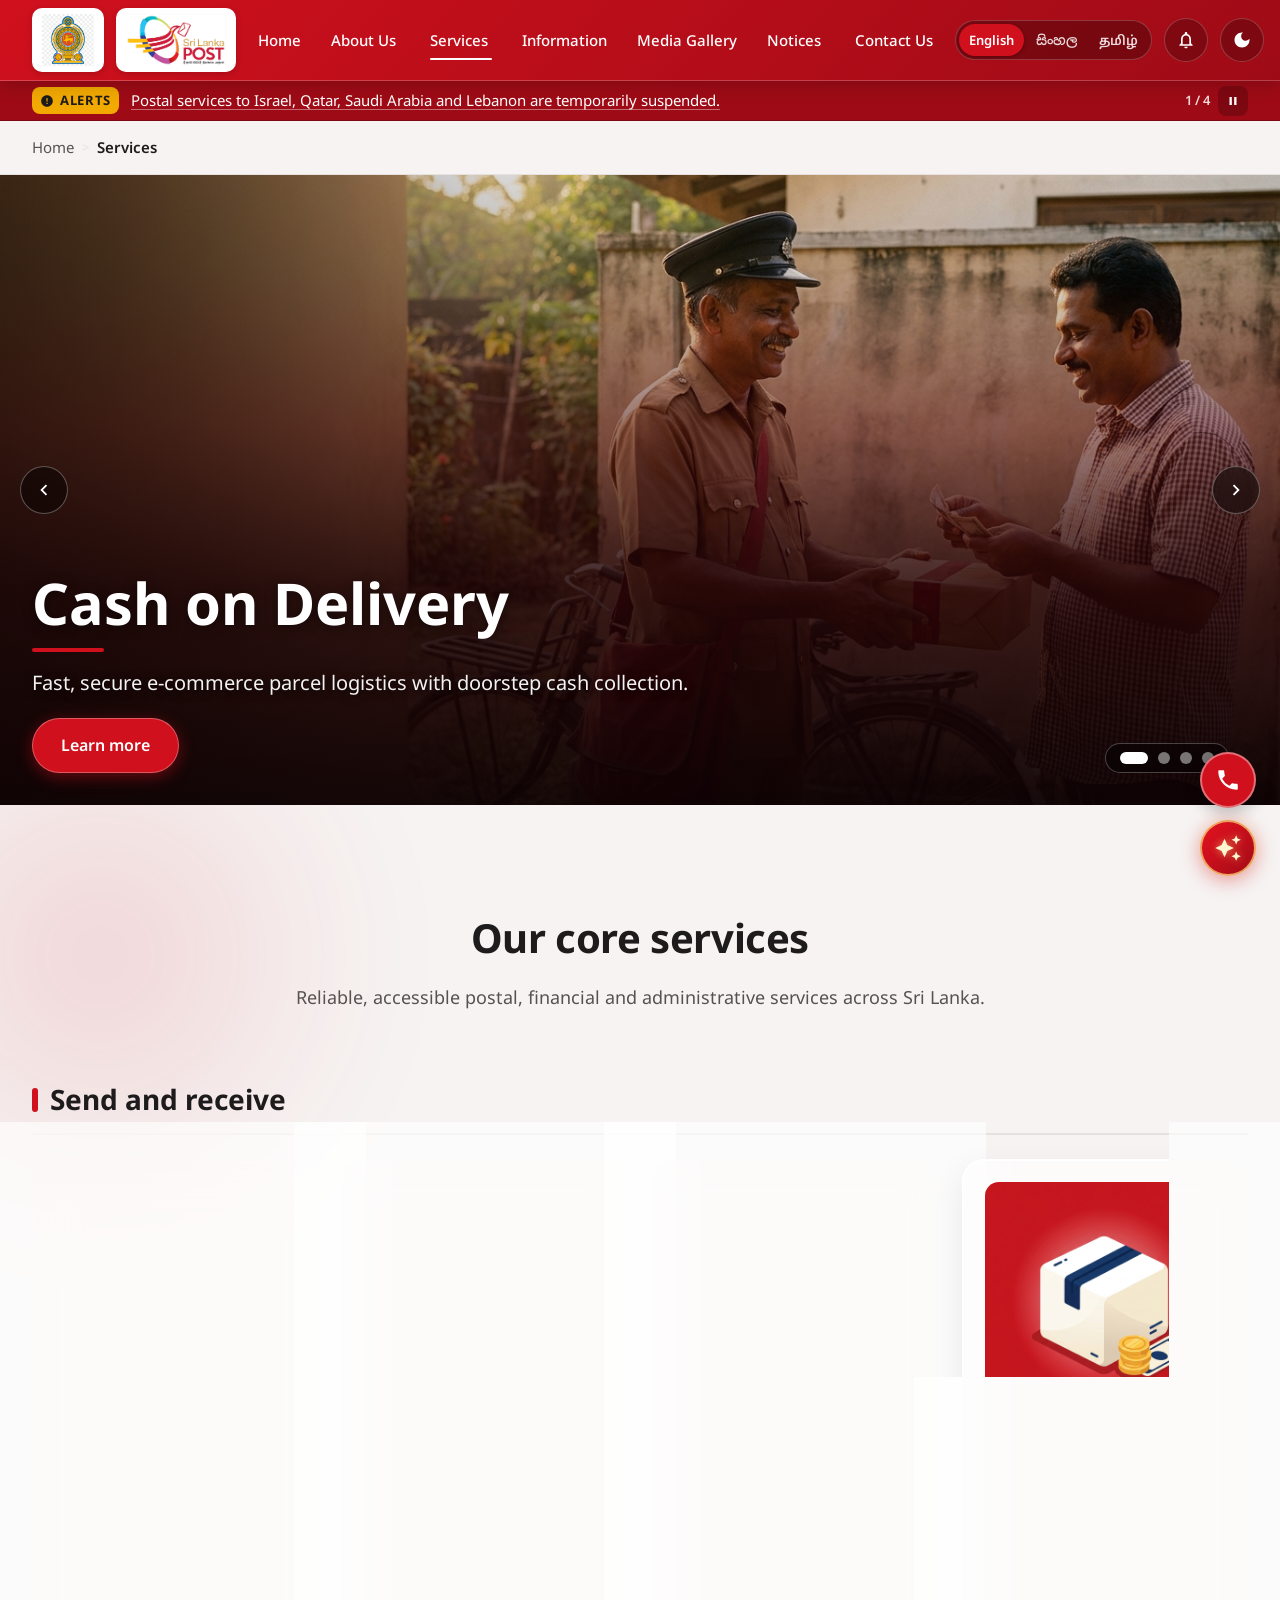
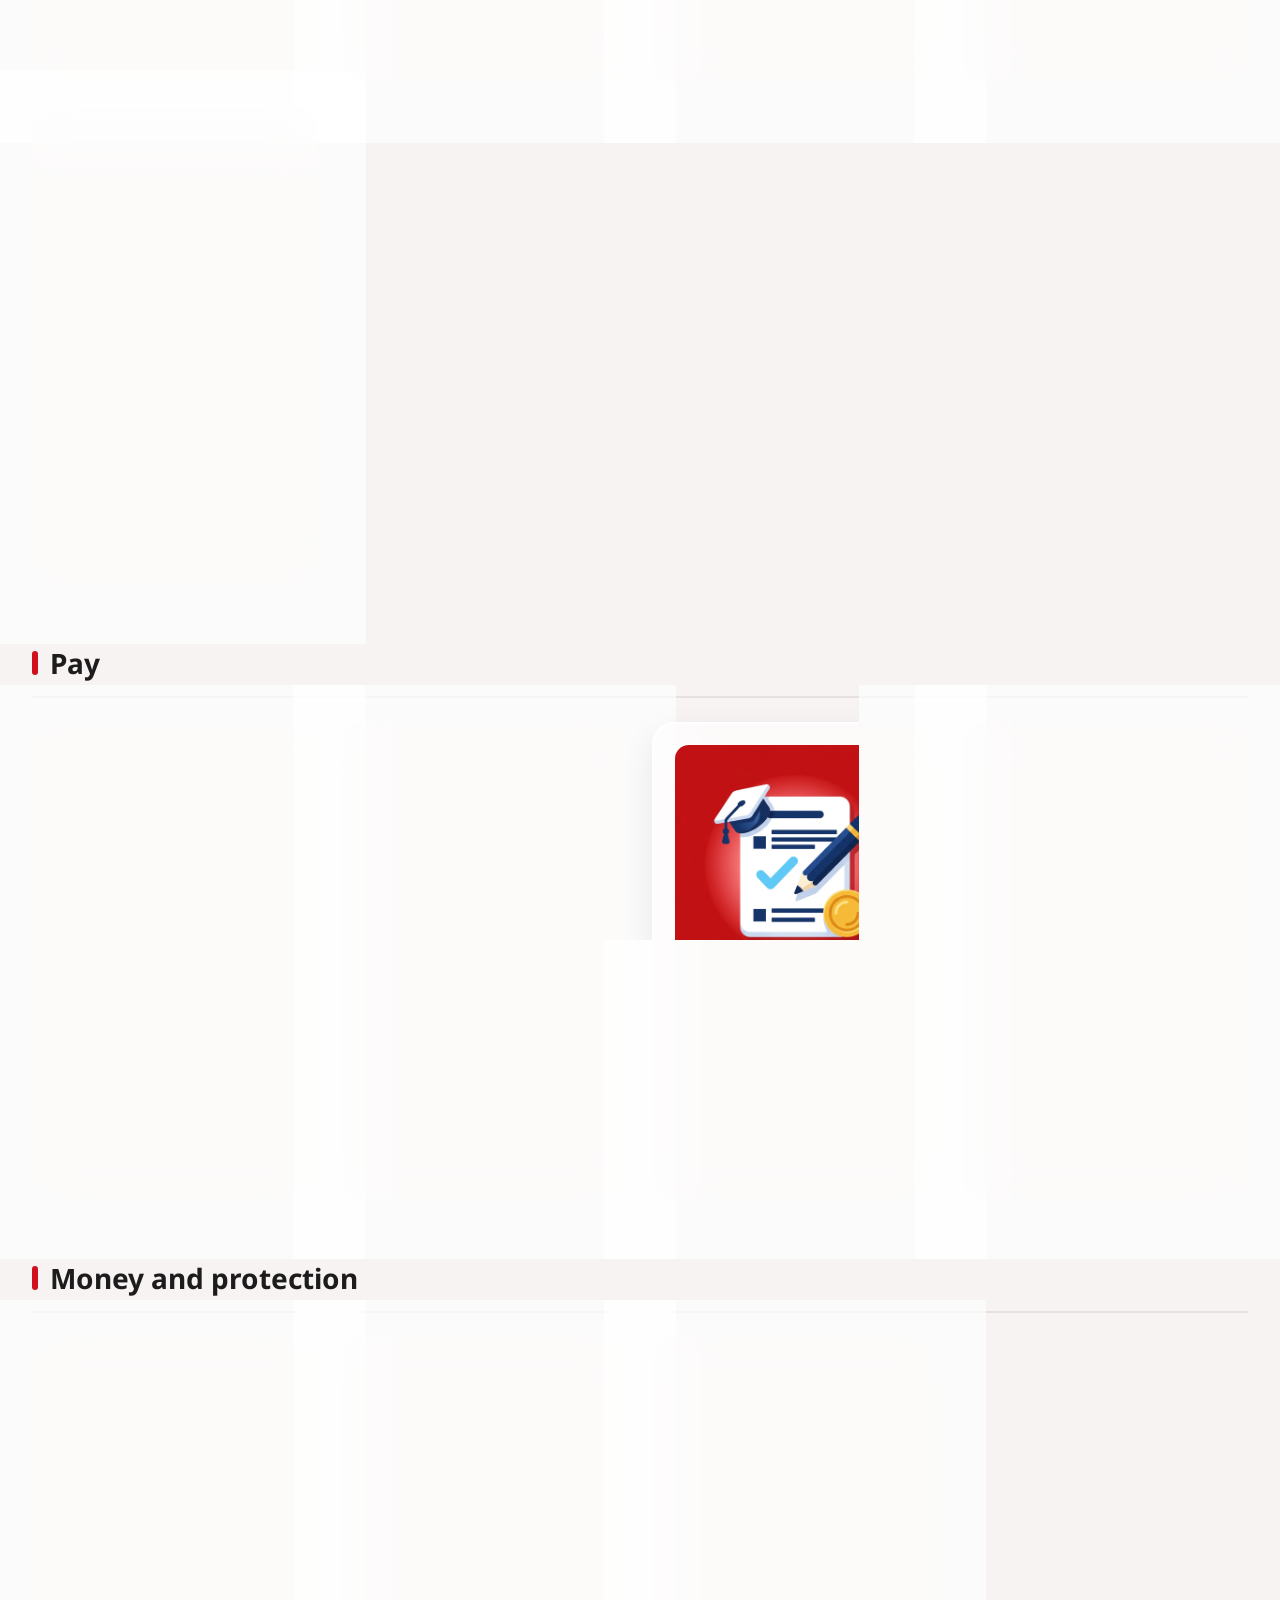
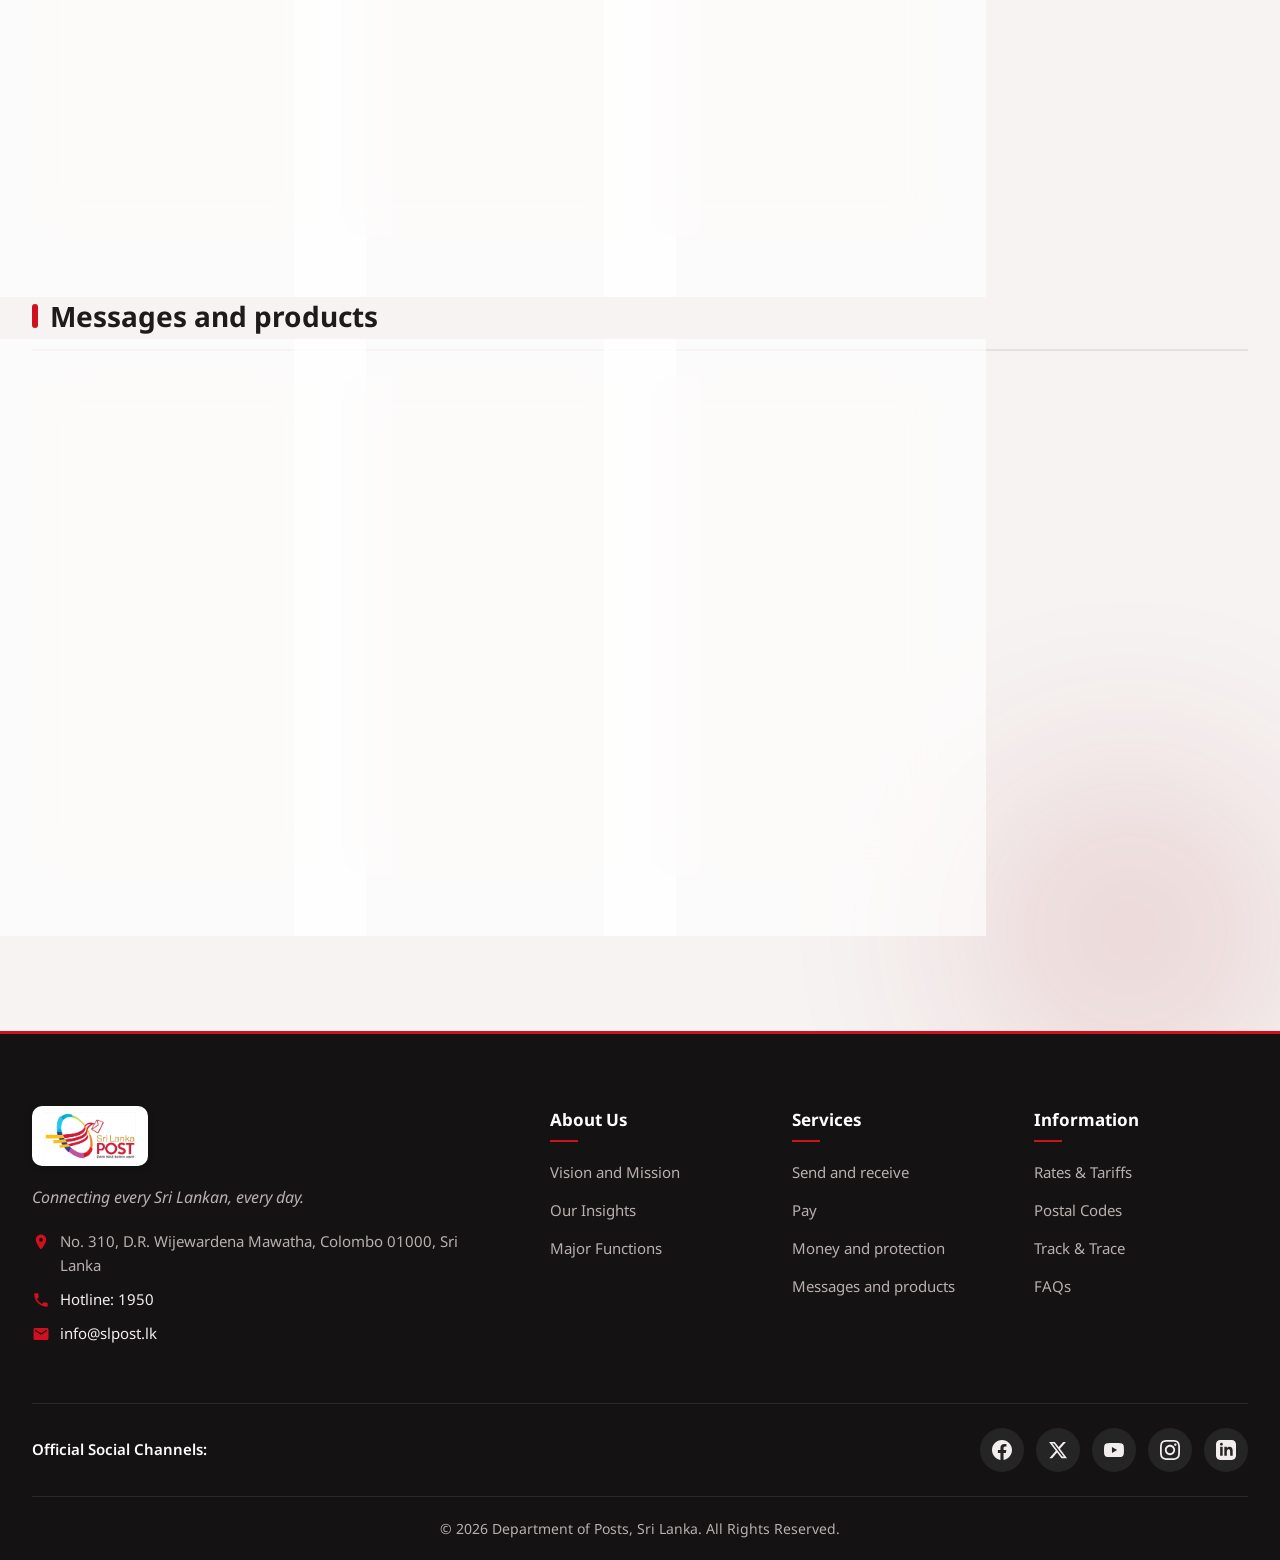
<file: services.html>
<!DOCTYPE html>
<html lang="en">
<head>
  <meta charset="UTF-8">
  <meta name="viewport" content="width=device-width, initial-scale=1.0">
  <meta name="theme-color" content="#D0101D">
  <meta name="description" content="Explore the comprehensive postal, financial, courier and payment services offered by Sri Lanka Post across the island.">
  <title data-i18n="page_title_services">Postal & Financial Services | Sri Lanka Post</title>

  <!-- Preconnect & Google Fonts -->
  <link rel="preconnect" href="https://fonts.googleapis.com">
  <link rel="preconnect" href="https://fonts.gstatic.com" crossorigin>
  <link href="https://fonts.googleapis.com/css2?family=Noto+Sans:wght@400;500;600;700&family=Noto+Sans+Sinhala:wght@400;500;600;700&family=Noto+Sans+Tamil:wght@400;500;600;700&display=swap" rel="stylesheet">

  <!-- Preload First Services Hero Image -->
  <link rel="preload" as="image" href="images/Service/hero_COD.jpg">

  <!-- Stylesheet -->
  <link rel="stylesheet" href="css/styles.css">
</head>
<body class="services-hero">
  <!-- Accessible Skip to Content Link -->
  <a href="#main-content" class="skip-link" data-i18n="skip_to_content">Skip to main content</a>

  <!-- 1. STICKY RED NAVIGATION BAR -->
  <header class="main-header">
    <div class="container nav-container">
      <!-- Left: Logo Group (Transparent Backgrounds) -->
      <a href="index.html" class="nav-brand-group" aria-label="Sri Lanka Post Home">
        <span class="logo-plate">
          <img src="images/government_logo.png" alt="Emblem of Sri Lanka" class="logo-img" width="348" height="348">
        </span>
        <span class="logo-plate">
          <img src="images/post_logo.png" alt="Sri Lanka Post Logo" class="logo-img" width="993" height="516">
        </span>
      </a>

      <!-- Center Links & Mobile Drawer -->
      <nav class="nav-links-menu" id="nav-links-menu" aria-label="Main Navigation">
        <!-- Drawer Top Row (Visible only on mobile/tablet < 1100px) -->
        <div class="drawer-tools-row">
          <!-- Language Segmented Control (Mobile) -->
          <div class="lang-switcher" role="group" aria-label="Language selection">
            <button type="button" class="lang-btn active" data-lang="en" aria-current="true">English</button>
            <button type="button" class="lang-btn" data-lang="si">සිංහල</button>
            <button type="button" class="lang-btn" data-lang="ta">தமிழ்</button>
          </div>
          <!-- Action Buttons (Mobile) -->
          <div style="display: flex; gap: 8px;">
            <button type="button" class="nav-icon-btn" id="drawer-notification-btn" aria-label="Enable notifications" title="Enable notifications">
              <svg viewBox="0 0 24 24" aria-hidden="true"><path d="M12 22c1.1 0 2-.9 2-2h-4c0 1.1.9 2 2 2zm6-6v-5c0-3.07-1.63-5.64-4.5-6.32V4c0-.83-.67-1.5-1.5-1.5s-1.5.67-1.5 1.5v.68C7.64 5.36 6 7.92 6 11v5l-2 2v1h16v-1l-2-2zm-2 1H8v-6c0-2.48 1.51-4.5 4-4.5s4 2.02 4 4.5v6z"/></svg>
            </button>
            <button type="button" class="nav-icon-btn" id="drawer-theme-toggle" aria-label="Toggle dark mode" aria-pressed="false">
              <svg class="theme-icon-moon" viewBox="0 0 24 24" aria-hidden="true"><path d="M12 3c-4.97 0-9 4.03-9 9s4.03 9 9 9 9-4.03 9-9c0-.46-.04-.92-.1-1.36-.98 1.37-2.58 2.26-4.4 2.26-3.03 0-5.5-2.47-5.5-5.5 0-1.82.89-3.42 2.26-4.4-.44-.06-.9-.1-1.36-.1z"/></svg>
              <svg class="theme-icon-sun" viewBox="0 0 24 24" aria-hidden="true"><path d="M12 7c-2.76 0-5 2.24-5 5s2.24 5 5 5 5-2.24 5-5-2.24-5-5-5zM2 13h2c.55 0 1-.45 1-1s-.45-1-1-1H2c-.55 0-1 .45-1 1s.45 1 1 1zm18 0h2c.55 0 1-.45 1-1s-.45-1-1-1h-2c-.55 0-1 .45-1 1s.45 1 1 1zM11 2v2c0 .55.45 1 1 1s1-.45 1-1V2c0-.55-.45-1-1-1s-1 .45-1 1zm0 18v2c0 .55.45 1 1 1s1-.45 1-1v-2c0-.55-.45-1-1-1s-1 .45-1 1zM5.99 4.58c-.39-.39-1.03-.39-1.41 0s-.39 1.03 0 1.41l1.06 1.06c.39.39 1.03.39 1.41 0s.39-1.03 0-1.41L5.99 4.58zm12.37 12.37c-.39-.39-1.03-.39-1.41 0s-.39 1.03 0 1.41l1.06 1.06c.39.39 1.03.39 1.41 0s.39-1.03 0-1.41l-1.06-1.06zm1.06-10.96c.39-.39.39-1.03 0-1.41s-1.03-.39-1.41 0l-1.06 1.06c-.39.39-.39 1.03 0 1.41s1.03.39 1.41 0l1.06-1.06zM7.05 18.36c.39-.39.39-1.03 0-1.41s-1.03-.39-1.41 0l-1.06 1.06c-.39.39-.39 1.03 0 1.41s1.03.39 1.41 0l1.06-1.06z"/></svg>
            </button>
          </div>
        </div>

        <ul class="nav-links-menu" style="display: contents;">
          <!-- Home -->
          <li class="nav-item">
            <a href="index.html" class="nav-link" data-i18n="nav_home">Home</a>
          </li>

          <!-- About Us Dropdown -->
          <li class="nav-item has-dropdown">
            <a href="about.html" class="nav-link" aria-haspopup="true" aria-expanded="false">
              <span data-i18n="nav_about">About Us</span>
              <svg class="dropdown-icon" viewBox="0 0 24 24" aria-hidden="true"><path d="M7 10l5 5 5-5z"/></svg>
            </a>
            <div class="dropdown-menu" role="menu">
              <a href="about.html#vision-mission" class="dropdown-link" role="menuitem" data-i18n="nav_about_vision">Vision and Mission</a>
              <a href="about.html#insights" class="dropdown-link" role="menuitem" data-i18n="nav_about_insights">Our Insights</a>
              <a href="about.html#major-functions" class="dropdown-link" role="menuitem" data-i18n="nav_about_functions">Major Functions</a>
            </div>
          </li>

          <!-- Services (Active) -->
          <li class="nav-item has-dropdown current-page">
            <a href="services.html" class="nav-link active" aria-haspopup="true" aria-expanded="false">
              <span data-i18n="nav_services">Services</span>
              <svg class="dropdown-icon" viewBox="0 0 24 24" aria-hidden="true"><path d="M7 10l5 5 5-5z"/></svg>
            </a>
            <div class="dropdown-menu" role="menu">
              <a href="#normal-post" class="dropdown-link" role="menuitem" data-i18n="srv1_title">Normal Post (Domestic Mail)</a>
              <a href="#international-post" class="dropdown-link" role="menuitem" data-i18n="srv2_title">International Post</a>
              <a href="#money-transfer" class="dropdown-link" role="menuitem" data-i18n="srv3_title">Money Transfer</a>
              <a href="#ems-speed-post" class="dropdown-link" role="menuitem" data-i18n="srv4_title">EMS Speed Post</a>
              <a href="#cash-on-delivery" class="dropdown-link" role="menuitem" data-i18n="srv5_title">Cash on Delivery</a>
              <a href="#pay-group" class="dropdown-link" role="menuitem" data-i18n="group_pay">Payment Services</a>
            </div>
          </li>

          <!-- Information -->
          <li class="nav-item">
            <a href="information.html" class="nav-link" data-i18n="nav_info">Information</a>
          </li>

          <!-- Media Gallery -->
          <li class="nav-item">
            <a href="coming-soon.html" class="nav-link" data-i18n="nav_media">Media Gallery</a>
          </li>

          <!-- Notices Dropdown -->
          <li class="nav-item has-dropdown">
            <a href="notices.html" class="nav-link" aria-haspopup="true" aria-expanded="false">
              <span data-i18n="nav_notices">Notices</span>
              <svg class="dropdown-icon" viewBox="0 0 24 24" aria-hidden="true"><path d="M7 10l5 5 5-5z"/></svg>
            </a>
            <div class="dropdown-menu" role="menu">
              <a href="notices.html#public" class="dropdown-link" role="menuitem" data-i18n="nav_notices_public">Public Notices</a>
              <a href="notices.html#procurement" class="dropdown-link" role="menuitem" data-i18n="nav_notices_procurement">Procurement</a>
              <a href="notices.html#vacancies" class="dropdown-link" role="menuitem" data-i18n="nav_notices_vacancies">Vacancies</a>
              <a href="notices.html#reports" class="dropdown-link" role="menuitem" data-i18n="nav_notices_reports">Performance Reports</a>
            </div>
          </li>

          <!-- Contact Us -->
          <li class="nav-item">
            <a href="contact.html" class="nav-link" data-i18n="nav_contact">Contact Us</a>
          </li>
        </ul>
      </nav>

      <!-- Right Zone (Desktop Tools) -->
      <div class="nav-tools-group">
        <!-- Language Switcher Segmented Control -->
        <div class="lang-switcher" role="group" aria-label="Language selection">
          <button type="button" class="lang-btn active" data-lang="en" aria-current="true">English</button>
          <button type="button" class="lang-btn" data-lang="si">සිංහල</button>
          <button type="button" class="lang-btn" data-lang="ta">தமிழ்</button>
        </div>

        <!-- Notification Bell Button -->
        <button type="button" class="nav-icon-btn" id="notification-btn" aria-label="Enable notifications" title="Enable notifications">
          <svg viewBox="0 0 24 24" aria-hidden="true"><path d="M12 22c1.1 0 2-.9 2-2h-4c0 1.1.9 2 2 2zm6-6v-5c0-3.07-1.63-5.64-4.5-6.32V4c0-.83-.67-1.5-1.5-1.5s-1.5.67-1.5 1.5v.68C7.64 5.36 6 7.92 6 11v5l-2 2v1h16v-1l-2-2zm-2 1H8v-6c0-2.48 1.51-4.5 4-4.5s4 2.02 4 4.5v6z"/></svg>
        </button>

        <!-- Day / Night Toggle -->
        <button type="button" class="nav-icon-btn" id="theme-toggle" aria-label="Toggle dark mode" aria-pressed="false">
          <svg class="theme-icon-moon" viewBox="0 0 24 24" aria-hidden="true"><path d="M12 3c-4.97 0-9 4.03-9 9s4.03 9 9 9 9-4.03 9-9c0-.46-.04-.92-.1-1.36-.98 1.37-2.58 2.26-4.4 2.26-3.03 0-5.5-2.47-5.5-5.5 0-1.82.89-3.42 2.26-4.4-.44-.06-.9-.1-1.36-.1z"/></svg>
          <svg class="theme-icon-sun" viewBox="0 0 24 24" aria-hidden="true"><path d="M12 7c-2.76 0-5 2.24-5 5s2.24 5 5 5 5-2.24 5-5-2.24-5-5-5zM2 13h2c.55 0 1-.45 1-1s-.45-1-1-1H2c-.55 0-1 .45-1 1s.45 1 1 1zm18 0h2c.55 0 1-.45 1-1s-.45-1-1-1h-2c-.55 0-1 .45-1 1s.45 1 1 1zM11 2v2c0 .55.45 1 1 1s1-.45 1-1V2c0-.55-.45-1-1-1s-1 .45-1 1zm0 18v2c0 .55.45 1 1 1s1-.45 1-1v-2c0-.55-.45-1-1-1s-1 .45-1 1zM5.99 4.58c-.39-.39-1.03-.39-1.41 0s-.39 1.03 0 1.41l1.06 1.06c.39.39 1.03.39 1.41 0s.39-1.03 0-1.41L5.99 4.58zm12.37 12.37c-.39-.39-1.03-.39-1.41 0s-.39 1.03 0 1.41l1.06 1.06c.39.39 1.03.39 1.41 0s.39-1.03 0-1.41l-1.06-1.06zm1.06-10.96c.39-.39.39-1.03 0-1.41s-1.03-.39-1.41 0l-1.06 1.06c-.39.39-.39 1.03 0 1.41s1.03.39 1.41 0l1.06-1.06zM7.05 18.36c.39-.39.39-1.03 0-1.41s-1.03-.39-1.41 0l-1.06 1.06c-.39.39-.39 1.03 0 1.41s1.03.39 1.41 0l1.06-1.06z"/></svg>
        </button>
      </div>

      <!-- Hamburger Button (Mobile < 1100px) -->
      <button type="button" class="nav-hamburger-btn" id="nav-hamburger-btn" aria-label="Toggle navigation menu" aria-expanded="false" aria-controls="nav-links-menu">
        <svg class="hamburger-icon" viewBox="0 0 24 24" aria-hidden="true"><path fill="currentColor" d="M3 18h18v-2H3v2zm0-5h18v-2H3v2zm0-7v2h18V6H3z"/></svg>
      </button>
    </div>
  </header>

  <!-- 2. NOTIFICATION BAR (Cricket Scoreboard Roll) -->
  <aside class="notification-bar" aria-label="Official announcements and alerts">
    <div class="container notification-container">
      <div class="notif-badge">
        <svg viewBox="0 0 24 24" aria-hidden="true"><path d="M12 2C6.48 2 2 6.48 2 12s4.48 10 10 10 10-4.48 10-10S17.52 2 12 2zm1 15h-2v-2h2v2zm0-4h-2V7h2v6z"/></svg>
        <span data-i18n="nav_alerts_label">Alerts</span>
      </div>

      <!-- Viewport for scoreboard slide roll -->
      <div class="notif-viewport" id="notif-viewport" aria-live="polite">
        <div class="notif-item is-current" role="status">
          <a href="coming-soon.html" class="notif-link">Postal services to Israel, Qatar, Saudi Arabia and Lebanon are temporarily suspended.</a>
        </div>
      </div>

      <!-- Counter and Play/Pause Controls -->
      <div class="notif-controls">
        <span class="notif-counter" id="notif-counter">1 / 4</span>
        <button type="button" class="notif-pause-btn" id="notif-pause-btn" aria-label="Pause alerts ticker" title="Pause alerts ticker">
          <svg class="icon-pause" viewBox="0 0 24 24" aria-hidden="true"><path d="M6 19h4V5H6v14zm8-14v14h4V5h-4z"/></svg>
          <svg class="icon-play" viewBox="0 0 24 24" aria-hidden="true" style="display: none;"><path d="M8 5v14l11-7z"/></svg>
        </button>
      </div>
    </div>
  </aside>

  <!-- 6. BREADCRUMB TRAIL -->
  <nav class="breadcrumb-nav" aria-label="Breadcrumb">
    <div class="container">
      <ol class="breadcrumb-list">
        <li class="breadcrumb-item">
          <a href="index.html" data-i18n="breadcrumb_home">Home</a>
        </li>
        <li class="breadcrumb-separator" aria-hidden="true">&gt;</li>
        <li class="breadcrumb-item" aria-current="page" data-i18n="breadcrumb_services">
          Services
        </li>
      </ol>
    </div>
  </nav>

  <!-- MAIN CONTENT AREA -->
  <main id="main-content">
    <!-- 9. SERVICES HERO SLIDER (4 Service Slides, 70svh Height) -->
    <section class="hero-slider-section" aria-label="Featured Postal and Logistics Services">
      <div class="slider-track" id="services-slider-track">
        <!-- Slide 1: Cash on Delivery (Preloaded, Eager) -->
        <article class="slide-item active" aria-hidden="false">
          <img src="images/Service/hero_COD.jpg" alt="Parcel delivery officer handing a COD package to a smiling customer at doorstep" class="slide-bg-img" width="1376" height="768" fetchpriority="high" loading="eager">
          <div class="slide-overlay">
            <div class="container slide-content-wrap">
              <div class="slide-text-box">
                <h1 class="slide-heading" data-i18n="shero1_title">Cash on Delivery</h1>
                <span class="slide-accent-line" aria-hidden="true"></span>
                <p class="slide-description" data-i18n="shero1_desc">Fast, secure e-commerce parcel logistics with doorstep cash collection.</p>
                <div class="slide-buttons-group">
                  <a href="#cash-on-delivery" class="btn-primary" data-i18n="shero_btn_learn">Learn more</a>
                </div>
              </div>
            </div>
          </div>
        </article>

        <!-- Slide 2: Domestic Mail -->
        <article class="slide-item" aria-hidden="true">
          <img src="images/Service/hero_direct_mail.jpg" alt="Postal sorting facility organizing domestic letters and parcels for delivery" class="slide-bg-img" width="1376" height="768" loading="lazy">
          <div class="slide-overlay">
            <div class="container slide-content-wrap">
              <div class="slide-text-box">
                <h2 class="slide-heading" data-i18n="shero2_title">Domestic Mail</h2>
                <span class="slide-accent-line" aria-hidden="true"></span>
                <p class="slide-description" data-i18n="shero2_desc">Connecting every citizen with reliable ordinary and registered letter delivery.</p>
                <div class="slide-buttons-group">
                  <a href="#normal-post" class="btn-primary" data-i18n="shero_btn_learn">Learn more</a>
                </div>
              </div>
            </div>
          </div>
        </article>

        <!-- Slide 3: International Mail -->
        <article class="slide-item" aria-hidden="true">
          <img src="images/Service/hero_international_mail.jpg" alt="Air mail and global container cargo dispatch connecting Sri Lanka internationally" class="slide-bg-img" width="1376" height="768" loading="lazy">
          <div class="slide-overlay">
            <div class="container slide-content-wrap">
              <div class="slide-text-box">
                <h2 class="slide-heading" data-i18n="shero3_title">International Mail</h2>
                <span class="slide-accent-line" aria-hidden="true"></span>
                <p class="slide-description" data-i18n="shero3_desc">Global mail forwarding and cargo transit connecting Sri Lanka to over 190 countries.</p>
                <div class="slide-buttons-group">
                  <a href="#international-post" class="btn-primary" data-i18n="shero_btn_learn">Learn more</a>
                </div>
              </div>
            </div>
          </div>
        </article>

        <!-- Slide 4: Money Transfer -->
        <article class="slide-item" aria-hidden="true">
          <img src="images/Service/hero_money_transfer.jpg" alt="Counter clerk conducting a rapid electronic money transfer for a customer" class="slide-bg-img" width="1376" height="768" loading="lazy">
          <div class="slide-overlay">
            <div class="container slide-content-wrap">
              <div class="slide-text-box">
                <h2 class="slide-heading" data-i18n="shero4_title">Money Transfer</h2>
                <span class="slide-accent-line" aria-hidden="true"></span>
                <p class="slide-description" data-i18n="shero4_desc">Swift and secure electronic money orders accessible at every postal counter.</p>
                <div class="slide-buttons-group">
                  <a href="#money-transfer" class="btn-primary" data-i18n="shero_btn_learn">Learn more</a>
                </div>
              </div>
            </div>
          </div>
        </article>
      </div>

      <!-- Prev / Next Slider Arrows -->
      <button type="button" class="slider-arrow-btn slider-arrow-prev" aria-label="Previous slide">
        <svg viewBox="0 0 24 24" aria-hidden="true"><path d="M15.41 7.41L14 6l-6 6 6 6 1.41-1.41L10.83 12z"/></svg>
      </button>
      <button type="button" class="slider-arrow-btn slider-arrow-next" aria-label="Next slide">
        <svg viewBox="0 0 24 24" aria-hidden="true"><path d="M10 6L8.59 7.41 13.17 12l-4.58 4.59L10 18l6-6z"/></svg>
      </button>

      <!-- Pagination Dots -->
      <div class="slider-dots-list" role="tablist" aria-label="Slide navigation">
        <button type="button" class="slider-dot-btn active" role="tab" aria-selected="true" aria-label="Slide 1" aria-current="step"></button>
        <button type="button" class="slider-dot-btn" role="tab" aria-selected="false" aria-label="Slide 2"></button>
        <button type="button" class="slider-dot-btn" role="tab" aria-selected="false" aria-label="Slide 3"></button>
        <button type="button" class="slider-dot-btn" role="tab" aria-selected="false" aria-label="Slide 4"></button>
      </div>
    </section>

    <!-- 15 SERVICES ORGANIZED INTO 4 GROUPS -->
    <section class="services-section" aria-labelledby="all-services-heading">
      <!-- Ambient Glow Shapes -->
      <div class="ambient-glow glow-top-left" aria-hidden="true"></div>
      <div class="ambient-glow glow-bottom-right" aria-hidden="true"></div>

      <div class="container">
        <div class="section-header-wrap">
          <h2 id="all-services-heading" class="section-title" data-i18n="section_core_services">Our core services</h2>
          <p class="section-subtitle" data-i18n="section_core_services_sub">Reliable, accessible postal, financial and administrative services across Sri Lanka.</p>
        </div>

        <!-- GROUP 1: Send and receive -->
        <div class="service-group-block" id="send-receive-group">
          <h3 class="service-group-title" data-i18n="group_send_receive">Send and receive</h3>
          <div class="services-grid">
            <!-- 1. Normal Post -->
            <article class="service-card" id="normal-post">
              <div class="card-media-wrap">
                <img src="images/Service/Updated_services_normal_post.jpg" alt="Normal Post (Domestic Mail)" class="card-img" width="1024" height="1024" loading="lazy">
              </div>
              <div class="card-body">
                <h4 class="card-title" data-i18n="srv1_title">Normal Post (Domestic Mail)</h4>
                <p class="card-desc" data-i18n="srv1_desc">Affordable letter and small package delivery reaching every street and village across the island.</p>
                <a href="coming-soon.html#normal-post-details" class="card-cta-link">
                  <span data-i18n="card_cta">Learn more</span>
                  <svg viewBox="0 0 24 24" aria-hidden="true"><path d="M5 13h11.86l-5.43 5.43 1.42 1.42L21.14 12l-8.29-8.29-1.42 1.42 5.43 5.43H5v2z"/></svg>
                </a>
              </div>
            </article>

            <!-- 2. International Post -->
            <article class="service-card" id="international-post">
              <div class="card-media-wrap">
                <img src="images/Service/Updated_services_international.jpg" alt="International Post" class="card-img" width="1024" height="1024" loading="lazy">
              </div>
              <div class="card-body">
                <h4 class="card-title" data-i18n="srv2_title">International Post</h4>
                <p class="card-desc" data-i18n="srv2_desc">Air and surface postal delivery linking Sri Lankan citizens and businesses to overseas destinations worldwide.</p>
                <a href="coming-soon.html#international-post-details" class="card-cta-link">
                  <span data-i18n="card_cta">Learn more</span>
                  <svg viewBox="0 0 24 24" aria-hidden="true"><path d="M5 13h11.86l-5.43 5.43 1.42 1.42L21.14 12l-8.29-8.29-1.42 1.42 5.43 5.43H5v2z"/></svg>
                </a>
              </div>
            </article>

            <!-- 4. EMS Speed Post -->
            <article class="service-card" id="ems-speed-post">
              <div class="card-media-wrap">
                <img src="images/Service/Updated_services_speed_post.jpg" alt="EMS Speed Post" class="card-img" width="1024" height="1024" loading="lazy">
              </div>
              <div class="card-body">
                <h4 class="card-title" data-i18n="srv4_title">EMS Speed Post</h4>
                <p class="card-desc" data-i18n="srv4_desc">Premium, priority express courier delivery with guaranteed transit times and online barcode tracking.</p>
                <a href="coming-soon.html#ems-speed-post-details" class="card-cta-link">
                  <span data-i18n="card_cta">Learn more</span>
                  <svg viewBox="0 0 24 24" aria-hidden="true"><path d="M5 13h11.86l-5.43 5.43 1.42 1.42L21.14 12l-8.29-8.29-1.42 1.42 5.43 5.43H5v2z"/></svg>
                </a>
              </div>
            </article>

            <!-- 5. Cash on Delivery -->
            <article class="service-card" id="cash-on-delivery">
              <div class="card-media-wrap">
                <img src="images/Service/Updated_services_cash_on_deilvery.jpg" alt="Cash on Delivery" class="card-img" width="1024" height="1024" loading="lazy">
              </div>
              <div class="card-body">
                <h4 class="card-title" data-i18n="srv5_title">Cash on Delivery (COD)</h4>
                <p class="card-desc" data-i18n="srv5_desc">Seamless fulfillment for e-commerce vendors with recipient payment collection right at their doorstep.</p>
                <a href="coming-soon.html#cod-details" class="card-cta-link">
                  <span data-i18n="card_cta">Learn more</span>
                  <svg viewBox="0 0 24 24" aria-hidden="true"><path d="M5 13h11.86l-5.43 5.43 1.42 1.42L21.14 12l-8.29-8.29-1.42 1.42 5.43 5.43H5v2z"/></svg>
                </a>
              </div>
            </article>

            <!-- 6. SL Post Courier -->
            <article class="service-card" id="sl-post-courier">
              <div class="card-media-wrap">
                <img src="images/Service/Updated_services_sl_post_corrier.jpg" alt="SL Post Courier" class="card-img" width="1024" height="1024" loading="lazy">
              </div>
              <div class="card-body">
                <h4 class="card-title" data-i18n="srv6_title">SL Post Courier</h4>
                <p class="card-desc" data-i18n="srv6_desc">Dedicated parcel courier network designed for rapid corporate packages and personal logistics.</p>
                <a href="coming-soon.html#courier-details" class="card-cta-link">
                  <span data-i18n="card_cta">Learn more</span>
                  <svg viewBox="0 0 24 24" aria-hidden="true"><path d="M5 13h11.86l-5.43 5.43 1.42 1.42L21.14 12l-8.29-8.29-1.42 1.42 5.43 5.43H5v2z"/></svg>
                </a>
              </div>
            </article>
          </div>
        </div>

        <!-- GROUP 2: Pay -->
        <div class="service-group-block" id="pay-group">
          <h3 class="service-group-title" data-i18n="group_pay">Pay</h3>
          <div class="services-grid">
            <!-- 7. Bill Payments -->
            <article class="service-card" id="bill-payments">
              <div class="card-media-wrap">
                <img src="images/Service/Updated_services__bill_payments.jpg" alt="Bill Payments" class="card-img" width="1024" height="1024" loading="lazy">
              </div>
              <div class="card-body">
                <h4 class="card-title" data-i18n="srv7_title">Bill Payments</h4>
                <p class="card-desc" data-i18n="srv7_desc">One-stop counter for settling electricity, water, telecom, and municipal utility bills conveniently.</p>
                <a href="coming-soon.html#bill-payments-details" class="card-cta-link">
                  <span data-i18n="card_cta">Learn more</span>
                  <svg viewBox="0 0 24 24" aria-hidden="true"><path d="M5 13h11.86l-5.43 5.43 1.42 1.42L21.14 12l-8.29-8.29-1.42 1.42 5.43 5.43H5v2z"/></svg>
                </a>
              </div>
            </article>

            <!-- 8. ETF/EPF Payments -->
            <article class="service-card" id="etf-epf-payments">
              <div class="card-media-wrap">
                <img src="images/Service/Updated_services_EPF_etfPayments.jpg" alt="ETF/EPF Payments" class="card-img" width="1024" height="1024" loading="lazy">
              </div>
              <div class="card-body">
                <h4 class="card-title" data-i18n="srv8_title">ETF / EPF Payments</h4>
                <p class="card-desc" data-i18n="srv8_desc">Authorized processing and acceptance of statutory retirement and provident fund contributions.</p>
                <a href="coming-soon.html#etf-epf-details" class="card-cta-link">
                  <span data-i18n="card_cta">Learn more</span>
                  <svg viewBox="0 0 24 24" aria-hidden="true"><path d="M5 13h11.86l-5.43 5.43 1.42 1.42L21.14 12l-8.29-8.29-1.42 1.42 5.43 5.43H5v2z"/></svg>
                </a>
              </div>
            </article>

            <!-- 9. Exam Fee Payments -->
            <article class="service-card" id="exam-fee-payments">
              <div class="card-media-wrap">
                <img src="images/Service/Updated_services_exam_fee_payment.jpg" alt="Exam Fee Payments" class="card-img" width="1024" height="1024" loading="lazy">
              </div>
              <div class="card-body">
                <h4 class="card-title" data-i18n="srv9_title">Exam Fee Payments</h4>
                <p class="card-desc" data-i18n="srv9_desc">Hassle-free fee payments for Department of Examinations and civil service selection tests.</p>
                <a href="coming-soon.html#exam-fee-details" class="card-cta-link">
                  <span data-i18n="card_cta">Learn more</span>
                  <svg viewBox="0 0 24 24" aria-hidden="true"><path d="M5 13h11.86l-5.43 5.43 1.42 1.42L21.14 12l-8.29-8.29-1.42 1.42 5.43 5.43H5v2z"/></svg>
                </a>
              </div>
            </article>

            <!-- 15. Vehicle Traffic Fines -->
            <article class="service-card" id="vehicle-traffic-fines">
              <div class="card-media-wrap">
                <img src="images/Service/Updated_services_vehicle_traffic_fines.jpg" alt="Vehicle Traffic Fines" class="card-img" width="1024" height="1024" loading="lazy">
              </div>
              <div class="card-body">
                <h4 class="card-title" data-i18n="srv15_title">Vehicle Traffic Fines</h4>
                <p class="card-desc" data-i18n="srv15_desc">Direct payment of Sri Lanka Police spot fines and traffic penalties at any computerized postal counter.</p>
                <a href="coming-soon.html#traffic-fines-details" class="card-cta-link">
                  <span data-i18n="card_cta">Learn more</span>
                  <svg viewBox="0 0 24 24" aria-hidden="true"><path d="M5 13h11.86l-5.43 5.43 1.42 1.42L21.14 12l-8.29-8.29-1.42 1.42 5.43 5.43H5v2z"/></svg>
                </a>
              </div>
            </article>
          </div>
        </div>

        <!-- GROUP 3: Money and protection -->
        <div class="service-group-block" id="money-protection-group">
          <h3 class="service-group-title" data-i18n="group_money_protect">Money and protection</h3>
          <div class="services-grid">
            <!-- 3. Money Transfer -->
            <article class="service-card" id="money-transfer">
              <div class="card-media-wrap">
                <img src="images/Service/Updated_services_money_transfer.jpg" alt="Money Transfer" class="card-img" width="1024" height="1024" loading="lazy">
              </div>
              <div class="card-body">
                <h4 class="card-title" data-i18n="srv3_title">Money Transfer</h4>
                <p class="card-desc" data-i18n="srv3_desc">Safe, rapid electronic and ordinary money order transfers redeemable at any post office counter.</p>
                <a href="coming-soon.html#money-transfer-details" class="card-cta-link">
                  <span data-i18n="card_cta">Learn more</span>
                  <svg viewBox="0 0 24 24" aria-hidden="true"><path d="M5 13h11.86l-5.43 5.43 1.42 1.42L21.14 12l-8.29-8.29-1.42 1.42 5.43 5.43H5v2z"/></svg>
                </a>
              </div>
            </article>

            <!-- 11. Bank Services -->
            <article class="service-card" id="bank-services">
              <div class="card-media-wrap">
                <img src="images/Service/Updated_services_bank_services.jpg" alt="Bank Services" class="card-img" width="1024" height="1024" loading="lazy">
              </div>
              <div class="card-body">
                <h4 class="card-title" data-i18n="srv11_title">Bank Services</h4>
                <p class="card-desc" data-i18n="srv11_desc">Agency banking facilities including National Savings Bank (NSB) transactions at selected postal counters.</p>
                <a href="coming-soon.html#bank-services-details" class="card-cta-link">
                  <span data-i18n="card_cta">Learn more</span>
                  <svg viewBox="0 0 24 24" aria-hidden="true"><path d="M5 13h11.86l-5.43 5.43 1.42 1.42L21.14 12l-8.29-8.29-1.42 1.42 5.43 5.43H5v2z"/></svg>
                </a>
              </div>
            </article>

            <!-- 14. Postal Insurance -->
            <article class="service-card" id="postal-insurance">
              <div class="card-media-wrap">
                <img src="images/Service/Updated_services_postal_insurance.jpg" alt="Postal Insurance" class="card-img" width="1024" height="1024" loading="lazy">
              </div>
              <div class="card-body">
                <h4 class="card-title" data-i18n="srv14_title">Postal Insurance</h4>
                <p class="card-desc" data-i18n="srv14_desc">Comprehensive postal transit insurance protecting your valuable registered parcels against loss or damage.</p>
                <a href="coming-soon.html#insurance-details" class="card-cta-link">
                  <span data-i18n="card_cta">Learn more</span>
                  <svg viewBox="0 0 24 24" aria-hidden="true"><path d="M5 13h11.86l-5.43 5.43 1.42 1.42L21.14 12l-8.29-8.29-1.42 1.42 5.43 5.43H5v2z"/></svg>
                </a>
              </div>
            </article>
          </div>
        </div>

        <!-- GROUP 4: Messages and products -->
        <div class="service-group-block" id="messages-products-group">
          <h3 class="service-group-title" data-i18n="group_messages_products">Messages and products</h3>
          <div class="services-grid">
            <!-- 10. Social Services -->
            <article class="service-card" id="social-services">
              <div class="card-media-wrap">
                <img src="images/Service/Updated_services_socail_services.jpg" alt="Social Services" class="card-img" width="1024" height="1024" loading="lazy">
              </div>
              <div class="card-body">
                <h4 class="card-title" data-i18n="srv10_title">Social Services</h4>
                <p class="card-desc" data-i18n="srv10_desc">Disbursement of government elder allowances, disability benefits, and community welfare payments.</p>
                <a href="coming-soon.html#social-services-details" class="card-cta-link">
                  <span data-i18n="card_cta">Learn more</span>
                  <svg viewBox="0 0 24 24" aria-hidden="true"><path d="M5 13h11.86l-5.43 5.43 1.42 1.42L21.14 12l-8.29-8.29-1.42 1.42 5.43 5.43H5v2z"/></svg>
                </a>
              </div>
            </article>

            <!-- 12. e-Telemail -->
            <article class="service-card" id="e-telemail">
              <div class="card-media-wrap">
                <img src="images/Service/Updated_services_e_telemail.jpg" alt="e-Telemail" class="card-img" width="1024" height="1024" loading="lazy">
              </div>
              <div class="card-body">
                <h4 class="card-title" data-i18n="srv12_title">e-Telemail</h4>
                <p class="card-desc" data-i18n="srv12_desc">Swift electronic message dispatch converted into physical printed letters for immediate recipient delivery.</p>
                <a href="coming-soon.html#telemail-details" class="card-cta-link">
                  <span data-i18n="card_cta">Learn more</span>
                  <svg viewBox="0 0 24 24" aria-hidden="true"><path d="M5 13h11.86l-5.43 5.43 1.42 1.42L21.14 12l-8.29-8.29-1.42 1.42 5.43 5.43H5v2z"/></svg>
                </a>
              </div>
            </article>

            <!-- 13. Pila Pila Tele Products -->
            <article class="service-card" id="pila-pila-tele-products">
              <div class="card-media-wrap">
                <img src="images/Service/Updated_services_tele_products.jpg" alt="Pila Pila Tele Products" class="card-img" width="1024" height="1024" loading="lazy">
              </div>
              <div class="card-body">
                <h4 class="card-title" data-i18n="srv13_title">Pila Pila Tele Products</h4>
                <p class="card-desc" data-i18n="srv13_desc">Value-added telecommunication accessories and consumer electronics available at postal retail outlets.</p>
                <a href="coming-soon.html#pila-pila-details" class="card-cta-link">
                  <span data-i18n="card_cta">Learn more</span>
                  <svg viewBox="0 0 24 24" aria-hidden="true"><path d="M5 13h11.86l-5.43 5.43 1.42 1.42L21.14 12l-8.29-8.29-1.42 1.42 5.43 5.43H5v2z"/></svg>
                </a>
              </div>
            </article>
          </div>
        </div>
      </div>
    </section>
  </main>

  <!-- 5. FOOTER -->
  <footer class="main-footer">
    <div class="container">
      <div class="footer-top-grid">
        <!-- Left Block: Brand, Tagline, Address -->
        <div class="footer-brand-col">
          <div class="footer-logo-plate">
            <img src="images/post_logo.png" alt="Sri Lanka Post Logo" class="footer-logo-img" width="993" height="516" loading="lazy">
          </div>
          <!-- PLACEHOLDER: replace with the official tagline -->
          <p class="footer-tagline" data-i18n="footer_tagline">Connecting every Sri Lankan, every day.</p>
          <div class="footer-contact-info">
            <div class="footer-contact-item">
              <svg viewBox="0 0 24 24" aria-hidden="true"><path d="M12 2C8.13 2 5 5.13 5 9c0 5.25 7 13 7 13s7-7.75 7-13c0-3.87-3.13-7-7-7zm0 9.5a2.5 2.5 0 0 1 0-5 2.5 2.5 0 0 1 0 5z"/></svg>
              <span data-i18n="footer_address">No. 310, D.R. Wijewardena Mawatha, Colombo 01000, Sri Lanka</span>
            </div>
            <div class="footer-contact-item">
              <svg viewBox="0 0 24 24" aria-hidden="true"><path d="M6.62 10.79a15.05 15.05 0 0 0 6.59 6.59l2.2-2.2c.27-.27.67-.36 1.02-.24 1.12.37 2.33.57 3.57.57.55 0 1 .45 1 1V20c0 .55-.45 1-1 1-9.39 0-17-7.61-17-17 0-.55.45-1 1-1h3.5c.55 0 1 .45 1 1 0 1.25.2 2.45.57 3.57.11.35.03.74-.25 1.02l-2.2 2.2z"/></svg>
              <a href="tel:1950" data-i18n="footer_hotline">Hotline: 1950</a>
            </div>
            <div class="footer-contact-item">
              <svg viewBox="0 0 24 24" aria-hidden="true"><path d="M20 4H4c-1.1 0-1.99.9-1.99 2L2 18c0 1.1.9 2 2 2h16c1.1 0 2-.9 2-2V6c0-1.1-.9-2-2-2zm0 4l-8 5-8-5V6l8 5 8-5v2z"/></svg>
              <a href="mailto:info@slpost.lk" data-i18n="footer_email">info@slpost.lk</a>
            </div>
          </div>
        </div>

        <!-- Right Block: Nav Columns -->
        <div class="footer-links-grid">
          <div>
            <h4 class="footer-col-title" data-i18n="footer_col_about">About Us</h4>
            <ul class="footer-link-list">
              <li><a href="about.html#vision-mission" class="footer-link" data-i18n="nav_about_vision">Vision and Mission</a></li>
              <li><a href="about.html#insights" class="footer-link" data-i18n="nav_about_insights">Our Insights</a></li>
              <li><a href="about.html#major-functions" class="footer-link" data-i18n="nav_about_functions">Major Functions</a></li>
            </ul>
          </div>
          <div>
            <h4 class="footer-col-title" data-i18n="footer_col_services">Services</h4>
            <ul class="footer-link-list">
              <li><a href="#normal-post" class="footer-link" data-i18n="group_send_receive">Send and receive</a></li>
              <li><a href="#bill-payments" class="footer-link" data-i18n="group_pay">Pay</a></li>
              <li><a href="#money-transfer" class="footer-link" data-i18n="group_money_protect">Money and protection</a></li>
              <li><a href="#e-telemail" class="footer-link" data-i18n="group_messages_products">Messages and products</a></li>
            </ul>
          </div>
          <div>
            <h4 class="footer-col-title" data-i18n="footer_col_info">Information</h4>
            <ul class="footer-link-list">
              <li><a href="information.html#rates" class="footer-link" data-i18n="footer_postal_rates">Rates & Tariffs</a></li>
              <li><a href="information.html#postal-codes" class="footer-link" data-i18n="footer_postal_codes">Postal Codes</a></li>
              <li><a href="coming-soon.html#tracking" class="footer-link" data-i18n="footer_track">Track & Trace</a></li>
              <li><a href="coming-soon.html#faqs" class="footer-link" data-i18n="footer_faq">FAQs</a></li>
            </ul>
          </div>
        </div>
      </div>

      <!-- Social Media Bar (Real Official Brand SVG Icons) -->
      <div class="footer-social-row">
        <span class="footer-social-label" data-i18n="footer_social_label">Official Social Channels:</span>
        <div class="social-links-list">
          <a href="#" class="social-link-btn" aria-label="Visit Sri Lanka Post on Facebook">
            <svg viewBox="0 0 24 24" aria-hidden="true"><path d="M24 12.073c0-6.627-5.373-12-12-12s-12 5.373-12 12c0 5.99 4.388 10.954 10.125 11.854v-8.385H7.078v-3.47h3.047V9.43c0-3.007 1.792-4.669 4.533-4.669 1.312 0 2.686.235 2.686.235v2.953H15.83c-1.491 0-1.956.925-1.956 1.874v2.25h3.328l-.532 3.47h-2.796v8.385C19.612 23.027 24 18.062 24 12.073z"/></svg>
          </a>
          <a href="#" class="social-link-btn" aria-label="Visit Sri Lanka Post on X">
            <svg viewBox="0 0 24 24" aria-hidden="true"><path d="M18.244 2.25h3.308l-7.227 8.26 8.502 11.24H16.17l-5.214-6.817L4.99 21.75H1.68l7.73-8.835L1.254 2.25H8.08l4.713 6.231zm-1.161 17.52h1.833L7.084 4.126H5.117z"/></svg>
          </a>
          <a href="#" class="social-link-btn" aria-label="Visit Sri Lanka Post on YouTube">
            <svg viewBox="0 0 24 24" aria-hidden="true"><path d="M23.498 6.186a3.016 3.016 0 0 0-2.122-2.136C19.505 3.545 12 3.545 12 3.545s-7.505 0-9.377.505A3.017 3.017 0 0 0 .502 6.186C0 8.07 0 12 0 12s0 3.93.502 5.814a3.016 3.016 0 0 0 2.122 2.136c1.871.505 9.376.505 9.376.505s7.505 0 9.377-.505a3.015 3.015 0 0 0 2.122-2.136C24 15.93 24 12 24 12s0-3.93-.502-5.814zM9.545 15.568V8.432L15.818 12l-6.273 3.568z"/></svg>
          </a>
          <a href="#" class="social-link-btn" aria-label="Visit Sri Lanka Post on Instagram">
            <svg viewBox="0 0 24 24" aria-hidden="true"><path d="M12 2.163c3.204 0 3.584.012 4.85.07 3.252.148 4.771 1.691 4.919 4.919.058 1.265.069 1.645.069 4.849 0 3.205-.012 3.584-.069 4.849-.149 3.225-1.664 4.771-4.919 4.919-1.266.058-1.644.07-4.85.07-3.204 0-3.584-.012-4.849-.07-3.26-.149-4.771-1.699-4.919-4.92-.058-1.265-.07-1.644-.07-4.849 0-3.204.013-3.583.07-4.849.149-3.227 1.664-4.771 4.919-4.919 1.266-.057 1.645-.069 4.849-.069zm0-2.163c-3.259 0-3.667.014-4.947.072-4.358.2-6.78 2.618-6.98 6.98-.059 1.281-.073 1.689-.073 4.948 0 3.259.014 3.668.072 4.948.2 4.358 2.618 6.78 6.98 6.98 1.281.058 1.689.072 4.948.072 3.259 0 3.668-.014 4.948-.072 4.354-.2 6.782-2.618 6.979-6.98.059-1.28.073-1.689.073-4.948 0-3.259-.014-3.667-.072-4.947-.196-4.354-2.617-6.78-6.979-6.98-1.281-.059-1.69-.073-4.949-.073zm0 5.838c-3.403 0-6.162 2.759-6.162 6.162s2.759 6.163 6.162 6.163 6.162-2.759 6.162-6.163c0-3.403-2.759-6.162-6.162-6.162zm0 10.162c-2.209 0-4-1.79-4-4 0-2.209 1.791-4 4-4s4 1.791 4 4c0 2.21-1.791 4-4 4zm6.406-11.845c-.796 0-1.441.645-1.441 1.44s.645 1.44 1.441 1.44c.795 0 1.439-.645 1.439-1.44s-.644-1.44-1.439-1.44z"/></svg>
          </a>
          <a href="#" class="social-link-btn" aria-label="Visit Sri Lanka Post on LinkedIn">
            <svg viewBox="0 0 24 24" aria-hidden="true"><path d="M19 0h-14c-2.761 0-5 2.239-5 5v14c0 2.761 2.239 5 5 5h14c2.762 0 5-2.239 5-5v-14c0-2.761-2.238-5-5-5zm-11 19h-3v-11h3v11zm-1.5-12.268c-.966 0-1.75-.79-1.75-1.764s.784-1.764 1.75-1.764 1.75.79 1.75 1.764-.783 1.764-1.75 1.764zm13.5 12.268h-3v-5.604c0-3.368-4-3.113-4 0v5.604h-3v-11h3v1.765c1.396-2.586 7-2.777 7 2.476v6.759z"/></svg>
          </a>
        </div>
      </div>

      <!-- Bottom Strip -->
      <div class="footer-bottom-strip">
        <p>&copy; <span id="current-year">2026</span> <span data-i18n="footer_copyright">Department of Posts, Sri Lanka. All Rights Reserved.</span></p>
      </div>
    </div>
  </footer>

  <!-- 7. CHATBOT & 8. HOTLINE FLOATING BUTTONS & PANELS -->
  <div class="floating-tools-stack">
    <!-- Hotline Popover Menu -->
    <div class="hotline-menu-popover" id="hotline-popover" role="dialog" aria-hidden="true" aria-label="Quick contact menu">
      <div class="hotline-menu-title" data-i18n="hotline_menu_title">Quick Contact Options</div>
      <a href="tel:1950" class="hotline-menu-item">
        <svg viewBox="0 0 24 24" aria-hidden="true"><path d="M6.62 10.79a15.05 15.05 0 0 0 6.59 6.59l2.2-2.2c.27-.27.67-.36 1.02-.24 1.12.37 2.33.57 3.57.57.55 0 1 .45 1 1V20c0 .55-.45 1-1 1-9.39 0-17-7.61-17-17 0-.55.45-1 1-1h3.5c.55 0 1 .45 1 1 0 1.25.2 2.45.57 3.57.11.35.03.74-.25 1.02l-2.2 2.2z"/></svg>
        <span data-i18n="hotline_call_btn">Call hotline 1950</span>
      </a>
      <a href="https://wa.me/94112328301" class="hotline-menu-item" id="hotline-wa-link" target="_blank" rel="noopener noreferrer">
        <svg viewBox="0 0 24 24" aria-hidden="true"><path d="M12.04 2c-5.46 0-9.91 4.45-9.91 9.91 0 1.75.46 3.45 1.32 4.95L2.05 22l5.25-1.38c1.45.79 3.08 1.21 4.74 1.21 5.46 0 9.91-4.45 9.91-9.91 0-2.65-1.03-5.14-2.9-7.01A9.816 9.816 0 0 0 12.04 2m.01 1.67c2.2 0 4.26.86 5.82 2.42a8.225 8.225 0 0 1 2.41 5.83c0 4.54-3.7 8.24-8.24 8.24-1.48 0-2.93-.4-4.2-1.15l-.3-.18-3.12.82.83-3.04-.2-.31a8.19 8.19 0 0 1-1.26-4.38c0-4.54 3.7-8.24 8.24-8.24m4.52 11.64c-.25-.13-1.47-.72-1.7-.81-.23-.08-.39-.13-.56.13-.17.25-.64.81-.79.97-.14.17-.29.19-.54.06-.25-.13-1.06-.39-2.02-1.25-.75-.67-1.26-1.5-1.41-1.75-.15-.25-.02-.39.11-.51.11-.11.25-.29.37-.44.13-.15.17-.25.25-.42.08-.17.04-.31-.02-.44-.06-.13-.56-1.35-.77-1.85-.2-.49-.41-.42-.56-.43h-.48c-.17 0-.44.06-.67.31-.23.25-.88.86-.88 2.1 0 1.24.9 2.44 1.03 2.61.13.17 1.78 2.71 4.3 3.8.6.26 1.07.41 1.44.53.6.19 1.15.16 1.58.1.49-.07 1.47-.6 1.68-1.18.21-.58.21-1.07.15-1.18-.06-.11-.22-.18-.47-.3z"/></svg>
        <span data-i18n="hotline_wa_btn">Get alerts on WhatsApp</span>
      </a>
    </div>

    <!-- Hotline Toggle Button -->
    <button type="button" class="floating-action-btn hotline-btn" id="hotline-toggle-btn" aria-label="Open quick contact menu" aria-expanded="false" aria-controls="hotline-popover" title="Call hotline or WhatsApp">
      <svg viewBox="0 0 24 24" aria-hidden="true"><path d="M6.62 10.79a15.05 15.05 0 0 0 6.59 6.59l2.2-2.2c.27-.27.67-.36 1.02-.24 1.12.37 2.33.57 3.57.57.55 0 1 .45 1 1V20c0 .55-.45 1-1 1-9.39 0-17-7.61-17-17 0-.55.45-1 1-1h3.5c.55 0 1 .45 1 1 0 1.25.2 2.45.57 3.57.11.35.03.74-.25 1.02l-2.2 2.2z"/></svg>
    </button>

    <!-- Chatbot Dialog Panel -->
    <section class="chatbot-panel-dialog" id="chatbot-panel" role="dialog" aria-hidden="true" aria-labelledby="chat-heading">
      <div class="chatbot-header">
        <div class="chatbot-title-box">
          <div style="display: flex; align-items: center; gap: 6px;">
            <svg class="ai-sparkle-icon-inline" viewBox="0 0 24 24" aria-hidden="true"><path d="M19 9l1.25-2.75L23 5l-2.75-1.25L19 1l-1.25 2.75L15 5l2.75 1.25L19 9zm-7.5.5L9 4 6.5 9.5 1 12l5.5 2.5L9 20l2.5-5.5L17 12l-5.5-2.5zM19 15l-1.25 2.75L15 19l2.75 1.25L19 23l1.25-2.75L23 19l-2.75-1.25L19 15z"/></svg>
            <h3 id="chat-heading" class="chatbot-title" data-i18n="chat_title">Ask Sri Lanka Post</h3>
          </div>
          <span class="chatbot-badge" data-i18n="chat_badge">AI Assistant</span>
        </div>
        <button type="button" class="chatbot-close-btn" id="chatbot-close-btn" aria-label="Close AI assistant">
          <svg viewBox="0 0 24 24" aria-hidden="true"><path d="M19 6.41L17.59 5 12 10.59 6.41 5 5 6.41 10.59 12 5 17.59 6.41 19 12 13.41 17.59 19 19 17.59 13.41 12z"/></svg>
        </button>
      </div>

      <div class="chatbot-body" id="chatbot-messages" role="log" aria-live="polite">
        <!-- Initial Welcome Message Bubble -->
        <div class="chat-bubble bubble-bot" data-i18n="chat_welcome">
          Hello! Welcome to the Sri Lanka Post assistant. How can I help you today?
        </div>

        <!-- 5 FAQ Quick Questions Buttons -->
        <div class="chatbot-quick-replies" role="group" aria-label="Suggested questions">
          <button type="button" class="faq-quick-btn" data-question-key="chat_q1" data-answer-key="chat_a1" data-i18n="chat_q1">How do I track an item?</button>
          <button type="button" class="faq-quick-btn" data-question-key="chat_q2" data-answer-key="chat_a2" data-i18n="chat_q2">How can I contact you?</button>
          <button type="button" class="faq-quick-btn" data-question-key="chat_q3" data-answer-key="chat_a3" data-i18n="chat_q3">Which payments can I make at a post office?</button>
          <button type="button" class="faq-quick-btn" data-question-key="chat_q4" data-answer-key="chat_a4" data-i18n="chat_q4">How do I send a parcel abroad?</button>
          <button type="button" class="faq-quick-btn" data-question-key="chat_q5" data-answer-key="chat_a5" data-i18n="chat_q5">Where is my nearest post office?</button>
        </div>
      </div>

      <div class="chatbot-footer" data-i18n="chat_footer_note">
        University assignment prototype demo assistant.
      </div>
    </section>

    <!-- AI Assistant Toggle Button -->
    <button type="button" class="floating-action-btn ai-assistant-btn" id="chatbot-toggle-btn" aria-label="Open Sri Lanka Post AI Assistant" aria-expanded="false" aria-controls="chatbot-panel" title="Ask Sri Lanka Post AI Assistant">
      <svg class="ai-sparkle-svg" viewBox="0 0 24 24" aria-hidden="true">
        <path d="M19 9l1.25-2.75L23 5l-2.75-1.25L19 1l-1.25 2.75L15 5l2.75 1.25L19 9zm-7.5.5L9 4 6.5 9.5 1 12l5.5 2.5L9 20l2.5-5.5L17 12l-5.5-2.5zM19 15l-1.25 2.75L15 19l2.75 1.25L19 23l1.25-2.75L23 19l-2.75-1.25L19 15z"/>
      </svg>
    </button>
  </div>

  <!-- Notification Toast -->
  <div class="toast-notice" id="notif-toast" role="status" aria-live="polite"></div>

  <!-- JavaScript File -->
  <script src="js/main.js"></script>
</body>
</html>
</file>
<file: css/styles.css>
/* ==========================================================================
   Sri Lanka Post (Department of Posts) - Official Redesign Stylesheet
   University Assignment - Accessible, Responsive, Performant Vanilla CSS
   ========================================================================== */

/* --------------------------------------------------------------------------
   1. Design Tokens & CSS Custom Properties
   -------------------------------------------------------------------------- */
:root {
  /* Brand Colours (Light Theme) */
  --color-red: #D0101D;
  --color-deep-red: #9E0B16;
  --color-red-deep: #9E0B16;
  --color-ink: #1D1B1C;
  --color-white: #FFFFFF;
  --color-mist: #F6F3F2;
  --color-line: #E6E1DF;
  --color-amber: #F2A900;

  /* Theme Semantics (Light Default) */
  --bg-color: #FFFFFF;
  --bg-surface: #F6F3F2;
  --bg-card: rgba(255, 255, 255, 0.65);
  --bg-card-solid: #FFFFFF;
  --border-card: rgba(255, 255, 255, 0.75);
  --text-primary: #1D1B1C;
  --text-muted: #575250;
  --nav-bar-bg: linear-gradient(135deg, #D0101D 0%, #9E0B16 100%);
  --nav-bottom-border: rgba(255, 255, 255, 0.22);
  --nav-height: 80px;
  --notification-height: 40px;
  --footer-bg: #141213;
  --footer-surface: #1E1B1C;
  --footer-text: #F2EEED;
  --footer-muted: #B8B0AE;
  --dropdown-bg: #FFFFFF;
  --dropdown-text: #1D1B1C;
  --dropdown-border: #E6E1DF;
  --dropdown-hover: #F6F3F2;
  --card-shadow: 0 10px 30px rgba(0, 0, 0, 0.07);
  --card-shadow-hover: 0 16px 36px rgba(158, 11, 22, 0.14);

  /* Typography */
  --font-family: 'Noto Sans', 'Noto Sans Sinhala', 'Noto Sans Tamil', system-ui, -apple-system, BlinkMacSystemFont, 'Segoe UI', Roboto, sans-serif;
  --font-line-height: 1.65;
  --radius-sm: 8px;
  --radius-md: 14px;
  --radius-lg: 22px;
  --radius-pill: 9999px;
  --focus-ring: 3px solid var(--color-amber);
  --transition-fast: 180ms ease;
  --transition-normal: 300ms ease;
  --transition-slow: 600ms cubic-bezier(0.16, 1, 0.3, 1);
}

/* Dark Theme Overrides */
[data-theme="dark"] {
  --bg-color: #141213;
  --bg-surface: #1E1B1C;
  --bg-card: rgba(30, 27, 28, 0.65);
  --bg-card-solid: #1E1B1C;
  --border-card: rgba(255, 255, 255, 0.1);
  --text-primary: #F2EEED;
  --text-muted: #B5ADAA;
  --color-line: #2F2A2B;
  --dropdown-bg: #1E1B1C;
  --dropdown-text: #F2EEED;
  --dropdown-border: #2F2A2B;
  --dropdown-hover: #2B2627;
  --card-shadow: 0 10px 30px rgba(0, 0, 0, 0.45);
  --card-shadow-hover: 0 16px 36px rgba(208, 16, 29, 0.25);
}

/* Typography & line height adjustments for Indic scripts */
:lang(si), [lang="si"] {
  --font-family: 'Noto Sans Sinhala', 'Noto Sans', system-ui, -apple-system, sans-serif;
  --font-line-height: 1.8;
  line-height: 1.8;
}

:lang(ta), [lang="ta"] {
  --font-family: 'Noto Sans Tamil', 'Noto Sans', system-ui, -apple-system, sans-serif;
  --font-line-height: 1.8;
  line-height: 1.8;
}

/* --------------------------------------------------------------------------
   2. Reset & Base Elements
   -------------------------------------------------------------------------- */
*, *::before, *::after {
  box-sizing: border-box;
  margin: 0;
  padding: 0;
}

html {
  font-family: var(--font-family);
  font-size: 16px;
  line-height: var(--font-line-height);
  color: var(--text-primary);
  background-color: var(--bg-color);
  scroll-behavior: smooth;
  -webkit-text-size-adjust: 100%;
}

body {
  min-height: 100vh;
  min-height: 100svh;
  display: flex;
  flex-direction: column;
  overflow-x: hidden;
  font-size: 1.0625rem; /* 17px */
  color: var(--text-primary);
  background-color: var(--bg-color);
  transition: background-color var(--transition-normal), color var(--transition-normal);
}

main {
  overflow-x: clip;
}

img, picture, svg, video {
  display: block;
  max-width: 100%;
}

a {
  color: inherit;
  text-decoration: none;
}

button {
  font-family: inherit;
  font-size: inherit;
  color: inherit;
  background: none;
  border: none;
  cursor: pointer;
}

ul, ol {
  list-style: none;
}

/* Accessibility: Skip Link */
.skip-link {
  position: absolute;
  top: -100px;
  left: 16px;
  background: var(--color-ink);
  color: var(--color-white);
  padding: 12px 20px;
  font-weight: 700;
  border-radius: var(--radius-sm);
  z-index: 10000;
  border: 2px solid var(--color-amber);
  transition: top var(--transition-fast);
}

.skip-link:focus {
  top: 16px;
  outline: var(--focus-ring);
  outline-offset: 4px;
}

/* Accessibility: Screen Reader Only (Visually Hidden) */
.sr-only {
  position: absolute;
  width: 1px;
  height: 1px;
  padding: 0;
  margin: -1px;
  overflow: hidden;
  clip: rect(0, 0, 0, 0);
  white-space: nowrap;
  border-width: 0;
}

/* Accessible Focus States */
:focus-visible {
  outline: var(--focus-ring);
  outline-offset: 3px;
}

/* Utility Container */
.container {
  width: 100%;
  max-width: 1320px;
  margin-left: auto;
  margin-right: auto;
  padding-left: clamp(16px, 4vw, 32px);
  padding-right: clamp(16px, 4vw, 32px);
}

/* --------------------------------------------------------------------------
   3. Sticky Navigation Bar
   -------------------------------------------------------------------------- */
.main-header {
  position: sticky;
  top: 0;
  z-index: 900;
  width: 100%;
  background: var(--nav-bar-bg);
  border-bottom: 1px solid var(--nav-bottom-border);
  box-shadow: 0 4px 18px rgba(0, 0, 0, 0.18);
}

.nav-container {
  display: flex;
  align-items: center;
  justify-content: space-between;
  height: var(--nav-height);
  gap: 16px;
}

/* Logo Group (Left Zone) */
.nav-brand-group {
  display: inline-flex;
  align-items: center;
  gap: 12px;
  flex-shrink: 0;
  text-decoration: none;
  min-height: 44px;
}

.logo-plate {
  display: inline-flex;
  align-items: center;
  justify-content: center;
  background: var(--color-white);
  padding: 6px 10px;
  border-radius: 10px;
  box-shadow: 0 2px 6px rgba(0, 0, 0, 0.15);
  transition: transform var(--transition-fast);
}

.nav-brand-group:hover .logo-plate {
  transform: translateY(-1px);
}

.logo-img {
  height: 52px;
  width: auto;
  object-fit: contain;
}

.drawer-tools-row {
  display: none;
}

/* Center Nav Links */
.nav-links-menu {
  display: flex;
  align-items: center;
  gap: clamp(8px, 1.4vw, 20px);
}

.nav-item {
  position: relative;
}

.nav-link {
  display: inline-flex;
  align-items: center;
  gap: 4px;
  color: var(--color-white);
  font-size: 0.9375rem; /* ~15px base specified: Nav links 0.9375rem weight 500 */
  font-weight: 500;
  padding: 8px 6px;
  position: relative;
  transition: opacity var(--transition-fast);
  white-space: nowrap;
}

.nav-link:hover {
  opacity: 0.9;
}

.nav-link.active::after,
.nav-item.current-page > .nav-link::after {
  content: '';
  position: absolute;
  left: 6px;
  right: 6px;
  bottom: 0px;
  height: 2.5px;
  background-color: var(--color-white);
  border-radius: 2px;
}

.dropdown-icon {
  width: 14px;
  height: 14px;
  transition: transform var(--transition-fast);
}

/* Dropdown Menus */
.dropdown-menu {
  position: absolute;
  top: 100%;
  left: 0;
  min-width: 210px;
  background-color: var(--dropdown-bg);
  color: var(--dropdown-text);
  border: 1px solid var(--dropdown-border);
  border-radius: var(--radius-md);
  box-shadow: var(--card-shadow);
  padding: 8px;
  opacity: 0;
  visibility: hidden;
  transform: translateY(8px);
  transition: opacity var(--transition-normal), transform var(--transition-normal), visibility var(--transition-normal);
  z-index: 1000;
}

.nav-item:hover .dropdown-menu,
.nav-item:focus-within .dropdown-menu,
.nav-item.is-open .dropdown-menu {
  opacity: 1;
  visibility: visible;
  transform: translateY(0);
}

.nav-item:hover .dropdown-icon,
.nav-item:focus-within .dropdown-icon {
  transform: rotate(180deg);
}

.dropdown-link {
  display: block;
  padding: 10px 14px;
  font-size: 0.9375rem;
  font-weight: 500;
  border-radius: var(--radius-sm);
  color: var(--dropdown-text);
  transition: background-color var(--transition-fast), color var(--transition-fast);
}

.dropdown-link:hover,
.dropdown-link:focus-visible {
  background-color: var(--dropdown-hover);
  color: var(--color-red);
}

/* Right Zone (Tools) */
.nav-tools-group {
  display: flex;
  align-items: center;
  gap: 12px;
  flex-shrink: 0;
}

/* Language Switcher Segmented Control */
.lang-switcher {
  display: inline-flex;
  align-items: center;
  background: rgba(0, 0, 0, 0.28);
  border: 1px solid rgba(255, 255, 255, 0.2);
  border-radius: var(--radius-pill);
  padding: 3px;
  gap: 2px;
}

.lang-btn {
  padding: 5px 10px;
  font-size: 0.8125rem;
  font-weight: 600;
  color: rgba(255, 255, 255, 0.85);
  border-radius: var(--radius-pill);
  transition: all var(--transition-fast);
  min-height: 32px;
  display: inline-flex;
  align-items: center;
  justify-content: center;
}

.lang-btn:hover {
  color: var(--color-white);
  background: rgba(255, 255, 255, 0.15);
}

.lang-btn.active {
  background-color: var(--color-red);
  color: var(--color-white);
  box-shadow: 0 1px 4px rgba(0, 0, 0, 0.3);
}

/* Icon Buttons (Bell & Theme) */
.nav-icon-btn {
  display: inline-flex;
  align-items: center;
  justify-content: center;
  width: 44px;
  height: 44px;
  border-radius: var(--radius-pill);
  background: rgba(0, 0, 0, 0.22);
  border: 1px solid rgba(255, 255, 255, 0.2);
  color: var(--color-white);
  transition: background-color var(--transition-fast), transform var(--transition-fast);
}

.nav-icon-btn:hover {
  background: rgba(255, 255, 255, 0.15);
  transform: scale(1.05);
}

.nav-icon-btn svg {
  width: 20px;
  height: 20px;
  fill: currentColor;
}

.theme-icon-sun {
  display: none;
}
.theme-icon-moon {
  display: block;
}

[data-theme="dark"] .theme-icon-sun {
  display: block;
}
[data-theme="dark"] .theme-icon-moon {
  display: none;
}

/* Hamburger Toggle */
.nav-hamburger-btn {
  display: none;
  align-items: center;
  justify-content: center;
  width: 44px;
  height: 44px;
  color: var(--color-white);
  background: rgba(0, 0, 0, 0.22);
  border: 1px solid rgba(255, 255, 255, 0.2);
  border-radius: var(--radius-sm);
  cursor: pointer;
}

.hamburger-icon {
  width: 24px;
  height: 24px;
}

/* Toast for Notifications */
.toast-notice {
  position: fixed;
  bottom: 24px;
  left: 50%;
  transform: translateX(-50%) translateY(100px);
  background: var(--color-ink);
  color: var(--color-white);
  border: 1px solid var(--color-line);
  box-shadow: var(--shadow-lg, 0 10px 30px rgba(0,0,0,0.3));
  padding: 12px 24px;
  border-radius: var(--radius-pill);
  font-size: 0.9375rem;
  font-weight: 500;
  z-index: 9999;
  opacity: 0;
  pointer-events: none;
  transition: transform var(--transition-normal), opacity var(--transition-normal);
}

.toast-notice.show {
  transform: translateX(-50%) translateY(0);
  opacity: 1;
  pointer-events: auto;
}

/* --------------------------------------------------------------------------
   4. Notification Bar (Cricket Scoreboard Roll)
   -------------------------------------------------------------------------- */
.notification-bar {
  width: 100%;
  height: var(--notification-height);
  background-color: var(--color-deep-red);
  color: var(--color-white);
  border-bottom: 1px solid rgba(0, 0, 0, 0.2);
  position: relative;
  z-index: 850;
  overflow: hidden;
}

.notification-container {
  height: 100%;
  display: flex;
  align-items: center;
  justify-content: space-between;
  gap: 12px;
}

.notif-badge {
  display: inline-flex;
  align-items: center;
  gap: 6px;
  font-size: 0.8125rem;
  font-weight: 700;
  text-transform: uppercase;
  letter-spacing: 0.05em;
  background-color: var(--color-amber);
  color: var(--color-ink);
  padding: 3px 8px;
  border-radius: var(--radius-sm);
  flex-shrink: 0;
}

.notif-badge svg {
  width: 14px;
  height: 14px;
  fill: currentColor;
}

.notif-viewport {
  position: relative;
  flex: 1;
  height: 100%;
  overflow: hidden;
  display: flex;
  align-items: center;
}

.notif-item {
  position: absolute;
  top: 0;
  left: 0;
  width: 100%;
  height: 100%;
  display: flex;
  align-items: center;
  font-size: 0.9375rem;
  white-space: nowrap;
  overflow: hidden;
  text-overflow: ellipsis;
  color: var(--color-white);
  transition: transform 500ms ease-in-out, opacity 500ms ease-in-out;
  opacity: 0;
  pointer-events: none;
  transform: translateY(-100%);
}

.notif-item.is-current {
  opacity: 1;
  pointer-events: auto;
  transform: translateY(0);
}

.notif-item.slide-out {
  opacity: 0;
  transform: translateY(100%);
}

.notif-link {
  color: var(--color-white);
  text-decoration: underline;
  text-underline-offset: 3px;
  text-decoration-color: rgba(255, 255, 255, 0.4);
  transition: text-decoration-color var(--transition-fast);
  overflow: hidden;
  text-overflow: ellipsis;
}

.notif-link:hover {
  text-decoration-color: var(--color-white);
}

.notif-controls {
  display: flex;
  align-items: center;
  gap: 8px;
  flex-shrink: 0;
}

.notif-counter {
  font-size: 0.8125rem;
  font-weight: 600;
  color: rgba(255, 255, 255, 0.85);
  font-variant-numeric: tabular-nums;
  min-width: 32px;
  text-align: right;
}

.notif-pause-btn {
  display: inline-flex;
  align-items: center;
  justify-content: center;
  width: 30px;
  height: 30px;
  border-radius: var(--radius-sm);
  color: var(--color-white);
  background: rgba(0, 0, 0, 0.2);
  transition: background-color var(--transition-fast);
}

.notif-pause-btn:hover {
  background: rgba(0, 0, 0, 0.4);
}

.notif-pause-btn svg {
  width: 14px;
  height: 14px;
  fill: currentColor;
}

/* Reduced Motion Roll Fallback */
@media (prefers-reduced-motion: reduce) {
  .notif-item {
    transition: opacity 400ms ease;
    transform: none !important;
  }
}

/* --------------------------------------------------------------------------
   5. Breadcrumb Trail
   -------------------------------------------------------------------------- */
.breadcrumb-nav {
  padding: 14px 0;
  background-color: var(--bg-surface);
  border-bottom: 1px solid var(--color-line);
}

.breadcrumb-list {
  display: flex;
  align-items: center;
  flex-wrap: wrap;
  gap: 8px;
  font-size: 0.9375rem;
  color: var(--text-muted);
}

.breadcrumb-item {
  display: inline-flex;
  align-items: center;
  gap: 8px;
}

.breadcrumb-item a {
  color: var(--text-muted);
  transition: color var(--transition-fast);
}

.breadcrumb-item a:hover {
  color: var(--color-red);
}

.breadcrumb-separator {
  color: var(--color-line);
  font-size: 0.8125rem;
  user-select: none;
}

.breadcrumb-item[aria-current="page"] {
  color: var(--text-primary);
  font-weight: 600;
}

/* --------------------------------------------------------------------------
   6. Hero Slider (Home & Services)
   -------------------------------------------------------------------------- */
.hero-slider-section {
  position: relative;
  width: 100%;
  height: calc(100vh - 120px);
  height: calc(100svh - 120px);
  min-height: 520px;
  overflow: hidden;
  background-color: var(--color-ink);
}

.services-hero .hero-slider-section {
  height: 70vh;
  height: 70svh;
  min-height: 440px;
}

.slider-track {
  position: relative;
  width: 100%;
  height: 100%;
}

.slide-item {
  position: absolute;
  top: 0;
  left: 0;
  width: 100%;
  height: 100%;
  opacity: 0;
  visibility: hidden;
  transition: opacity 700ms cubic-bezier(0.4, 0, 0.2, 1), visibility 700ms;
}

.slide-item.active {
  opacity: 1;
  visibility: visible;
  z-index: 2;
}

.slide-bg-img {
  width: 100%;
  height: 100%;
  object-fit: cover;
  object-position: center 30%;
}

/* Contrast Gradient Overlay (Positioned towards the bottom of the hero) */
.slide-overlay {
  position: absolute;
  top: 0;
  left: 0;
  width: 100%;
  height: 100%;
  background: linear-gradient(
    0deg,
    rgba(14, 2, 4, 0.95) 0%,
    rgba(35, 4, 7, 0.84) 35%,
    rgba(70, 6, 12, 0.5) 60%,
    rgba(20, 2, 4, 0.15) 85%,
    transparent 100%
  );
  display: flex;
  align-items: flex-end;
  padding-bottom: 32px;
}

@media (min-width: 1024px) {
  .slide-overlay::before {
    content: '';
    position: absolute;
    top: 0;
    left: 0;
    width: 55%;
    height: 100%;
    background: linear-gradient(90deg, rgba(14, 2, 4, 0.55) 0%, transparent 100%);
    pointer-events: none;
  }
}

.slide-content-wrap {
  width: 100%;
  position: relative;
  z-index: 2;
}

.slide-text-box {
  max-width: 680px;
  color: var(--color-white);
  padding: 0;
  margin: 0;
}

.slide-heading {
  font-size: clamp(2.2rem, 4.5vw, 3.8rem);
  font-weight: 700;
  line-height: 1.15;
  color: var(--color-white);
  margin-bottom: 12px;
  text-shadow: 0 2px 12px rgba(0, 0, 0, 0.5);
}

.slide-accent-line {
  display: block;
  width: 72px;
  height: 4px;
  background-color: var(--color-red);
  margin-bottom: 16px;
  border-radius: 2px;
}

.slide-description {
  font-size: clamp(1.05rem, 1.8vw, 1.25rem);
  line-height: 1.5;
  color: rgba(255, 255, 255, 0.95);
  margin-bottom: 20px;
  text-shadow: 0 2px 10px rgba(0, 0, 0, 0.8);
}

.slide-buttons-group {
  display: flex;
  align-items: center;
  flex-wrap: wrap;
  gap: 16px;
  margin: 0;
  position: relative;
  z-index: 5;
}

/* Primary CTA Buttons */
.btn-primary {
  display: inline-flex;
  align-items: center;
  justify-content: center;
  gap: 10px;
  background-color: var(--color-red);
  color: var(--color-white) !important;
  font-size: 1rem;
  font-weight: 600;
  padding: 13px 28px;
  border-radius: var(--radius-pill);
  min-height: 48px;
  border: 1px solid rgba(255, 255, 255, 0.3);
  box-shadow: 0 4px 16px rgba(208, 16, 29, 0.45);
  text-decoration: none;
  white-space: nowrap;
  cursor: pointer;
  transition: transform var(--transition-fast), background-color var(--transition-fast), box-shadow var(--transition-fast);
}

.btn-primary:hover,
.btn-primary:focus-visible {
  background-color: var(--color-deep-red);
  color: var(--color-white) !important;
  transform: translateY(-2px);
  box-shadow: 0 6px 20px rgba(158, 11, 22, 0.6);
}

.btn-secondary {
  display: inline-flex;
  align-items: center;
  justify-content: center;
  gap: 10px;
  background-color: rgba(0, 0, 0, 0.4);
  color: var(--color-white) !important;
  font-size: 1rem;
  font-weight: 600;
  padding: 13px 28px;
  border-radius: var(--radius-pill);
  min-height: 48px;
  border: 1.5px solid rgba(255, 255, 255, 0.85);
  backdrop-filter: blur(10px);
  -webkit-backdrop-filter: blur(10px);
  text-decoration: none;
  white-space: nowrap;
  cursor: pointer;
  box-shadow: 0 4px 16px rgba(0, 0, 0, 0.35);
  transition: transform var(--transition-fast), background-color var(--transition-fast), border-color var(--transition-fast);
}

.btn-secondary:hover,
.btn-secondary:focus-visible {
  background-color: rgba(255, 255, 255, 0.25);
  color: var(--color-white) !important;
  border-color: var(--color-white);
  transform: translateY(-2px);
}

/* Slider Navigation Controls (Arrows & Dots) */
.slider-arrow-btn {
  position: absolute;
  top: 50%;
  transform: translateY(-50%);
  z-index: 10;
  width: 48px;
  height: 48px;
  border-radius: var(--radius-pill);
  background: rgba(0, 0, 0, 0.45);
  color: var(--color-white);
  display: inline-flex;
  align-items: center;
  justify-content: center;
  border: 1px solid rgba(255, 255, 255, 0.3);
  backdrop-filter: blur(8px);
  transition: background-color var(--transition-fast), transform var(--transition-fast);
}

.slider-arrow-btn:hover {
  background: var(--color-red);
  transform: translateY(-50%) scale(1.08);
}

.slider-arrow-prev {
  left: 20px;
}

.slider-arrow-next {
  right: 20px;
}

.slider-arrow-btn svg {
  width: 22px;
  height: 22px;
  fill: currentColor;
}

.slider-dots-list {
  position: absolute;
  bottom: 32px;
  right: clamp(24px, 4vw, 56px);
  z-index: 10;
  display: flex;
  align-items: center;
  gap: 10px;
  padding: 8px 14px;
  background: rgba(0, 0, 0, 0.45);
  border-radius: var(--radius-pill);
  backdrop-filter: blur(8px);
  -webkit-backdrop-filter: blur(8px);
  border: 1px solid rgba(255, 255, 255, 0.25);
}

@media (max-width: 1023px) {
  .slide-overlay {
    padding-bottom: 72px;
  }

  .slider-dots-list {
    right: auto;
    left: 50%;
    transform: translateX(-50%);
    bottom: 18px;
  }
}

.slider-dot-btn {
  width: 12px;
  height: 12px;
  border-radius: var(--radius-pill);
  background-color: rgba(255, 255, 255, 0.45);
  transition: width var(--transition-fast), background-color var(--transition-fast);
  padding: 0;
}

.slider-dot-btn.active {
  width: 28px;
  background-color: var(--color-white);
}

/* --------------------------------------------------------------------------
   7. Core Services Section (Home & Grouped on Services Page)
   -------------------------------------------------------------------------- */
.services-section {
  position: relative;
  padding: clamp(60px, 8vw, 100px) 0;
  background-color: var(--bg-surface);
  overflow: hidden;
}

/* Ambient Glowing Background Elements */
.ambient-glow {
  position: absolute;
  width: 500px;
  height: 500px;
  border-radius: 50%;
  filter: blur(90px);
  pointer-events: none;
  opacity: 0.18;
  z-index: 0;
}

[data-theme="dark"] .ambient-glow {
  opacity: 0.22;
}

.glow-top-left {
  top: -100px;
  left: -150px;
  background: radial-gradient(circle, var(--color-red) 0%, transparent 70%);
}

.glow-bottom-right {
  bottom: -150px;
  right: -100px;
  background: radial-gradient(circle, var(--color-deep-red) 0%, transparent 70%);
}

.section-header-wrap {
  text-align: center;
  max-width: 760px;
  margin: 0 auto clamp(40px, 6vw, 64px) auto;
  position: relative;
  z-index: 2;
}

.section-title {
  font-size: clamp(1.75rem, 3.5vw, 2.5rem);
  font-weight: 700;
  color: var(--text-primary);
  margin-bottom: 12px;
  letter-spacing: -0.01em;
}

.section-subtitle {
  font-size: 1.125rem;
  color: var(--text-muted);
}

/* Services Page Group Header */
.service-group-block {
  margin-bottom: 56px;
  position: relative;
  z-index: 2;
}

.service-group-title {
  font-size: clamp(1.35rem, 2.5vw, 1.75rem);
  font-weight: 700;
  color: var(--text-primary);
  margin-bottom: 24px;
  padding-bottom: 10px;
  border-bottom: 2px solid var(--color-line);
  display: flex;
  align-items: center;
  gap: 12px;
}

.service-group-title::before {
  content: '';
  display: inline-block;
  width: 6px;
  height: 24px;
  background-color: var(--color-red);
  border-radius: 3px;
}

/* 15 Cards Grid */
.services-grid {
  display: grid;
  grid-template-columns: repeat(auto-fill, minmax(240px, 1fr));
  gap: 24px;
  position: relative;
  z-index: 2;
}

/* Glassmorphism Card Design */
.service-card {
  display: flex;
  flex-direction: column;
  align-items: center;
  text-align: center;
  background: rgba(255, 255, 255, 0.65);
  backdrop-filter: blur(20px) saturate(160%);
  -webkit-backdrop-filter: blur(20px) saturate(160%);
  border: 1.5px solid rgba(255, 255, 255, 0.85);
  border-radius: var(--radius-lg);
  padding: 22px;
  box-shadow: 0 12px 32px rgba(0, 0, 0, 0.08), inset 0 1px 0 rgba(255, 255, 255, 0.9);
  text-decoration: none;
  color: var(--text-primary);
  transition: transform var(--transition-fast), box-shadow var(--transition-fast), border-color var(--transition-fast);
  position: relative;
  overflow: hidden;
  height: 100%;
}

[data-theme="dark"] .service-card {
  background: rgba(30, 27, 28, 0.7);
  backdrop-filter: blur(20px) saturate(160%);
  -webkit-backdrop-filter: blur(20px) saturate(160%);
  border: 1.5px solid rgba(255, 255, 255, 0.12);
  box-shadow: 0 12px 32px rgba(0, 0, 0, 0.45), inset 0 1px 0 rgba(255, 255, 255, 0.1);
}

/* Fallback for browsers without backdrop-filter */
@supports not (backdrop-filter: blur(20px)) {
  .service-card {
    background: var(--bg-card-solid);
  }
}

.service-card:hover {
  transform: translateY(-5px);
  box-shadow: 0 18px 40px rgba(158, 11, 22, 0.18);
  border-color: rgba(208, 16, 29, 0.45);
}

.service-card:focus-visible {
  outline: var(--focus-ring);
  outline-offset: 4px;
}

/* Icon / Graphic Container */
.card-media-wrap {
  width: 100%;
  aspect-ratio: 1 / 1;
  border-radius: var(--radius-md);
  overflow: hidden;
  background-color: var(--bg-surface);
  margin-bottom: 18px;
  display: flex;
  align-items: center;
  justify-content: center;
}

.card-img {
  width: 100%;
  height: 100%;
  object-fit: cover;
  transition: transform var(--transition-normal);
}

.service-card:hover .card-img {
  transform: scale(1.05);
}

/* Placeholder Graphic for Pila Pila Tele Products */
.card-placeholder-graphic {
  width: 100%;
  height: 100%;
  display: flex;
  flex-direction: column;
  align-items: center;
  justify-content: center;
  gap: 12px;
  background: linear-gradient(135deg, rgba(208, 16, 29, 0.08) 0%, rgba(158, 11, 22, 0.16) 100%);
  color: var(--color-deep-red);
  padding: 20px;
  text-align: center;
}

[data-theme="dark"] .card-placeholder-graphic {
  background: linear-gradient(135deg, rgba(208, 16, 29, 0.15) 0%, rgba(158, 11, 22, 0.3) 100%);
  color: #FFAAA6;
}

.card-placeholder-graphic svg {
  width: 56px;
  height: 56px;
  fill: currentColor;
}

.card-placeholder-text {
  font-size: 0.8125rem;
  font-weight: 600;
  letter-spacing: 0.04em;
  text-transform: uppercase;
}

.card-body {
  display: flex;
  flex-direction: column;
  align-items: center;
  text-align: center;
  justify-content: space-between;
  flex: 1;
  width: 100%;
  gap: 14px;
}

.card-title {
  font-size: 1.125rem;
  font-weight: 600;
  line-height: 1.35;
  color: var(--text-primary);
  text-align: center;
  margin: 0;
}

.card-desc {
  font-size: 0.9375rem;
  line-height: 1.55;
  color: var(--text-muted);
  text-align: center;
  margin: 0;
}

/* Dominant Card Call-to-Action (Learn more button) */
.card-cta-link {
  display: inline-flex;
  align-items: center;
  justify-content: center;
  gap: 8px;
  width: 100%;
  padding: 12px 22px;
  border-radius: var(--radius-pill);
  background: linear-gradient(135deg, var(--color-red) 0%, var(--color-deep-red) 100%);
  color: var(--color-white) !important;
  font-size: 0.9375rem;
  font-weight: 600;
  text-align: center;
  margin-top: auto;
  border: 1px solid rgba(255, 255, 255, 0.25);
  box-shadow: 0 4px 14px rgba(208, 16, 29, 0.35);
  text-decoration: none;
  cursor: pointer;
  transition: transform var(--transition-fast), background-color var(--transition-fast), box-shadow var(--transition-fast), gap var(--transition-fast);
}

.service-card:hover .card-cta-link,
.card-cta-link:hover,
.card-cta-link:focus-visible {
  background: linear-gradient(135deg, #B50C17 0%, #7A0810 100%);
  color: var(--color-white) !important;
  transform: translateY(-2px);
  box-shadow: 0 6px 20px rgba(158, 11, 22, 0.55);
  gap: 12px;
}

.card-cta-link svg {
  width: 16px;
  height: 16px;
  fill: currentColor;
  transition: transform var(--transition-fast);
}

.service-card:hover .card-cta-link svg,
.card-cta-link:hover svg {
  transform: translateX(3px);
}

/* --------------------------------------------------------------------------
   8. Placeholder Page (coming-soon.html)
   -------------------------------------------------------------------------- */
.placeholder-section {
  padding: clamp(60px, 10vw, 120px) 0;
  background-color: var(--bg-surface);
  flex: 1;
  display: flex;
  align-items: center;
}

.placeholder-card {
  max-width: 680px;
  margin: 0 auto;
  text-align: center;
  background: var(--bg-card);
  backdrop-filter: blur(14px);
  border: 1px solid var(--border-card);
  border-radius: var(--radius-lg);
  padding: clamp(32px, 6vw, 56px);
  box-shadow: var(--card-shadow);
}

.placeholder-badge {
  display: inline-block;
  background-color: rgba(208, 16, 29, 0.1);
  color: var(--color-red);
  font-size: 0.875rem;
  font-weight: 700;
  text-transform: uppercase;
  letter-spacing: 0.08em;
  padding: 6px 14px;
  border-radius: var(--radius-pill);
  margin-bottom: 20px;
}

.placeholder-title {
  font-size: clamp(2rem, 4vw, 2.75rem);
  font-weight: 700;
  color: var(--text-primary);
  margin-bottom: 16px;
}

.placeholder-text {
  font-size: 1.125rem;
  color: var(--text-muted);
  margin-bottom: 32px;
  line-height: 1.6;
}

/* --------------------------------------------------------------------------
   9. Footer
   -------------------------------------------------------------------------- */
.main-footer {
  background-color: var(--footer-bg);
  color: var(--footer-text);
  border-top: 3px solid var(--color-red);
  padding-top: clamp(48px, 6vw, 72px);
  margin-top: auto;
}

.footer-top-grid {
  display: grid;
  grid-template-columns: 1.3fr 2fr;
  gap: clamp(32px, 5vw, 64px);
  margin-bottom: 48px;
}

.footer-brand-col {
  display: flex;
  flex-direction: column;
  gap: 18px;
}

.footer-logo-plate {
  display: inline-flex;
  align-items: center;
  justify-content: center;
  background: var(--color-white);
  padding: 6px 12px;
  border-radius: 10px;
  box-shadow: 0 2px 6px rgba(0, 0, 0, 0.15);
  width: fit-content;
}

.footer-logo-img {
  height: 48px;
  width: auto;
  object-fit: contain;
}

.footer-tagline {
  font-size: 1rem;
  font-style: italic;
  color: var(--footer-muted);
}

.footer-contact-info {
  font-size: 0.9375rem;
  line-height: 1.6;
  color: var(--footer-muted);
}

.footer-contact-item {
  display: flex;
  align-items: flex-start;
  gap: 10px;
  margin-bottom: 10px;
}

.footer-contact-item svg {
  width: 18px;
  height: 18px;
  fill: var(--color-red);
  flex-shrink: 0;
  margin-top: 4px;
}

.footer-contact-item a {
  color: var(--footer-text);
  transition: color var(--transition-fast);
}

.footer-contact-item a:hover {
  color: var(--color-red);
}

/* Footer Link Columns */
.footer-links-grid {
  display: grid;
  grid-template-columns: repeat(3, 1fr);
  gap: 28px;
}

.footer-col-title {
  font-size: 1.0625rem;
  font-weight: 700;
  color: var(--color-white);
  margin-bottom: 16px;
  position: relative;
  padding-bottom: 8px;
}

.footer-col-title::after {
  content: '';
  position: absolute;
  left: 0;
  bottom: 0;
  width: 28px;
  height: 2px;
  background-color: var(--color-red);
}

.footer-link-list {
  display: flex;
  flex-direction: column;
  gap: 10px;
}

.footer-link {
  font-size: 0.9375rem;
  color: var(--footer-muted);
  transition: color var(--transition-fast), transform var(--transition-fast);
  display: inline-block;
}

.footer-link:hover {
  color: var(--color-white);
  transform: translateX(3px);
}

/* Social Media Bar */
.footer-social-row {
  display: flex;
  align-items: center;
  justify-content: space-between;
  flex-wrap: wrap;
  gap: 16px;
  padding: 24px 0;
  border-top: 1px solid rgba(255, 255, 255, 0.1);
  border-bottom: 1px solid rgba(255, 255, 255, 0.1);
}

.footer-social-label {
  font-size: 0.9375rem;
  font-weight: 600;
  color: var(--color-white);
}

.social-links-list {
  display: flex;
  align-items: center;
  gap: 12px;
}

.social-link-btn {
  display: inline-flex;
  align-items: center;
  justify-content: center;
  width: 44px;
  height: 44px;
  border-radius: var(--radius-pill);
  background: rgba(255, 255, 255, 0.08);
  color: var(--footer-text);
  transition: background-color var(--transition-fast), color var(--transition-fast), transform var(--transition-fast);
}

.social-link-btn:hover {
  background: var(--color-red);
  color: var(--color-white);
  transform: translateY(-2px);
}

.social-link-btn svg {
  width: 20px;
  height: 20px;
  fill: currentColor;
}

/* Footer Bottom Strip */
.footer-bottom-strip {
  padding: 20px 0;
  text-align: center;
  font-size: 0.875rem;
  color: var(--footer-muted);
}

/* --------------------------------------------------------------------------
   10. Floating Interactive Tools (Chatbot & Hotline)
   -------------------------------------------------------------------------- */
.floating-tools-stack {
  position: fixed;
  right: 24px;
  bottom: 24px;
  z-index: 950;
  display: flex;
  flex-direction: column;
  align-items: flex-end;
  gap: 12px;
}

.floating-action-btn {
  width: 56px;
  height: 56px;
  border-radius: var(--radius-pill);
  display: inline-flex;
  align-items: center;
  justify-content: center;
  background-color: var(--color-red);
  color: var(--color-white);
  box-shadow: 0 4px 18px rgba(0, 0, 0, 0.28);
  border: 2px solid rgba(255, 255, 255, 0.4);
  transition: transform var(--transition-fast), background-color var(--transition-fast), box-shadow var(--transition-fast);
}

.floating-action-btn:hover {
  transform: scale(1.08);
  background-color: var(--color-deep-red);
  box-shadow: 0 6px 22px rgba(158, 11, 22, 0.45);
}

.floating-action-btn svg {
  width: 26px;
  height: 26px;
  fill: currentColor;
}

/* AI Assistant Floating Button Enhancement */
.ai-assistant-btn {
  background: linear-gradient(135deg, #E61220 0%, #A30B17 100%);
  border: 2px solid rgba(255, 223, 121, 0.7);
  box-shadow: 0 4px 20px rgba(208, 16, 29, 0.4), 0 0 12px rgba(255, 223, 121, 0.25);
  position: relative;
}

.ai-assistant-btn:hover {
  background: linear-gradient(135deg, #FF1727 0%, #B80C1A 100%);
  box-shadow: 0 8px 26px rgba(208, 16, 29, 0.5), 0 0 20px rgba(255, 223, 121, 0.45);
  border-color: #FFDF79;
}

.ai-sparkle-svg {
  width: 28px !important;
  height: 28px !important;
  fill: #FFF5D0 !important;
  filter: drop-shadow(0 0 4px rgba(255, 223, 121, 0.6));
}

.ai-sparkle-icon-inline {
  width: 18px;
  height: 18px;
  fill: #FFDF79;
  flex-shrink: 0;
  filter: drop-shadow(0 0 4px rgba(255, 223, 121, 0.5));
  margin-right: 2px;
}

/* Hotline Popover Menu */
.hotline-menu-popover {
  position: absolute;
  bottom: 136px;
  right: 0;
  width: 280px;
  background-color: var(--dropdown-bg);
  color: var(--dropdown-text);
  border: 1px solid var(--dropdown-border);
  border-radius: var(--radius-md);
  box-shadow: var(--shadow-lg, 0 16px 36px rgba(0,0,0,0.22));
  padding: 12px;
  opacity: 0;
  visibility: hidden;
  transform: translateY(10px);
  transition: all var(--transition-normal);
  z-index: 960;
}

.hotline-menu-popover.is-open {
  opacity: 1;
  visibility: visible;
  transform: translateY(0);
}

.hotline-menu-title {
  font-size: 0.8125rem;
  font-weight: 700;
  text-transform: uppercase;
  color: var(--text-muted);
  letter-spacing: 0.05em;
  padding: 4px 8px 8px 8px;
  border-bottom: 1px solid var(--color-line);
  margin-bottom: 8px;
}

.hotline-menu-item {
  display: flex;
  align-items: center;
  gap: 12px;
  padding: 10px 12px;
  border-radius: var(--radius-sm);
  color: var(--dropdown-text);
  font-size: 0.9375rem;
  font-weight: 600;
  transition: background-color var(--transition-fast), color var(--transition-fast);
  min-height: 44px;
}

.hotline-menu-item:hover,
.hotline-menu-item:focus-visible {
  background-color: var(--dropdown-hover);
  color: var(--color-red);
}

.hotline-menu-item svg {
  width: 20px;
  height: 20px;
  fill: currentColor;
  flex-shrink: 0;
}

/* Chatbot Dialog Panel */
.chatbot-panel-dialog {
  position: fixed;
  bottom: 96px;
  right: 24px;
  width: 360px;
  max-width: calc(100vw - 32px);
  height: 520px;
  max-height: calc(100vh - 120px);
  background-color: var(--bg-surface);
  border: 1px solid var(--color-line);
  border-radius: var(--radius-lg);
  box-shadow: 0 18px 48px rgba(0, 0, 0, 0.3);
  display: flex;
  flex-direction: column;
  overflow: hidden;
  z-index: 1000;
  opacity: 0;
  visibility: hidden;
  transform: translateY(20px) scale(0.96);
  transition: all var(--transition-normal);
}

.chatbot-panel-dialog.is-open {
  opacity: 1;
  visibility: visible;
  transform: translateY(0) scale(1);
}

.chatbot-header {
  background: var(--nav-bar-bg);
  color: var(--color-white);
  padding: 14px 18px;
  display: flex;
  align-items: center;
  justify-content: space-between;
}

.chatbot-title-box {
  display: flex;
  flex-direction: column;
  gap: 2px;
}

.chatbot-title {
  font-size: 1.0625rem;
  font-weight: 700;
}

.chatbot-badge {
  font-size: 0.75rem;
  color: rgba(255, 255, 255, 0.85);
  display: inline-flex;
  align-items: center;
  gap: 4px;
}

.chatbot-badge::before {
  content: '';
  display: inline-block;
  width: 6px;
  height: 6px;
  border-radius: 50%;
  background-color: #2ED573;
}

.chatbot-close-btn {
  color: var(--color-white);
  width: 36px;
  height: 36px;
  border-radius: var(--radius-pill);
  display: inline-flex;
  align-items: center;
  justify-content: center;
  background: rgba(0, 0, 0, 0.2);
  transition: background-color var(--transition-fast);
}

.chatbot-close-btn:hover {
  background: rgba(0, 0, 0, 0.4);
}

.chatbot-close-btn svg {
  width: 18px;
  height: 18px;
  fill: currentColor;
}

.chatbot-body {
  flex: 1;
  padding: 16px;
  overflow-y: auto;
  display: flex;
  flex-direction: column;
  gap: 12px;
  background-color: var(--bg-color);
}

.chat-bubble {
  max-width: 82%;
  padding: 12px 16px;
  border-radius: var(--radius-md);
  font-size: 0.9375rem;
  line-height: 1.5;
  animation: bubblePop 240ms ease-out forwards;
}

@keyframes bubblePop {
  from { opacity: 0; transform: translateY(6px); }
  to { opacity: 1; transform: translateY(0); }
}

.bubble-bot {
  align-self: flex-start;
  background-color: var(--bg-surface);
  color: var(--text-primary);
  border: 1px solid var(--color-line);
  border-bottom-left-radius: 4px;
}

.bubble-user {
  align-self: flex-end;
  background-color: var(--color-red);
  color: var(--color-white);
  border-bottom-right-radius: 4px;
}

.chatbot-quick-replies {
  display: flex;
  flex-direction: column;
  gap: 8px;
  margin-top: 8px;
}

.faq-quick-btn {
  text-align: left;
  font-size: 0.875rem;
  font-weight: 500;
  padding: 10px 14px;
  background-color: var(--bg-surface);
  border: 1px solid var(--color-line);
  color: var(--text-primary);
  border-radius: var(--radius-md);
  cursor: pointer;
  transition: background-color var(--transition-fast), border-color var(--transition-fast), color var(--transition-fast);
  min-height: 44px;
  display: flex;
  align-items: center;
}

.faq-quick-btn:hover,
.faq-quick-btn:focus-visible {
  background-color: rgba(208, 16, 29, 0.08);
  border-color: var(--color-red);
  color: var(--color-red);
}

.chatbot-footer {
  padding: 10px 16px;
  background-color: var(--bg-surface);
  border-top: 1px solid var(--color-line);
  text-align: center;
  font-size: 0.75rem;
  color: var(--text-muted);
}

/* --------------------------------------------------------------------------
   11. Mobile Drawer & Responsive Breakpoints
   -------------------------------------------------------------------------- */
/* Responsive Collapse (< 1100px) */
@media (max-width: 1099px) {
  :root {
    --nav-height: 64px;
  }

  .logo-img {
    height: 40px;
  }

  .nav-hamburger-btn {
    display: inline-flex;
  }

  .nav-tools-group {
    display: none; /* Relocated into drawer */
  }

  /* Mobile Full-width Drawer */
  .nav-links-menu {
    position: fixed;
    top: var(--nav-height);
    left: 0;
    width: 100%;
    height: calc(100vh - var(--nav-height));
    height: calc(100svh - var(--nav-height));
    background-color: var(--dropdown-bg);
    color: var(--dropdown-text);
    flex-direction: column;
    align-items: stretch;
    padding: 20px 24px 60px 24px;
    gap: 0;
    overflow-y: auto;
    opacity: 0;
    visibility: hidden;
    transform: translateY(-10px);
    transition: all var(--transition-normal);
    box-shadow: 0 16px 36px rgba(0, 0, 0, 0.25);
    z-index: 890;
  }

  .nav-links-menu.is-open {
    opacity: 1;
    visibility: visible;
    transform: translateY(0);
  }

  /* Drawer Top Tools Bar */
  .drawer-tools-row {
    display: flex;
    align-items: center;
    justify-content: space-between;
    padding-bottom: 18px;
    margin-bottom: 16px;
    border-bottom: 1px solid var(--color-line);
    gap: 12px;
  }

  .drawer-tools-row .lang-switcher {
    background: var(--bg-surface);
    border-color: var(--color-line);
  }

  .drawer-tools-row .lang-btn {
    color: var(--text-primary);
  }

  .drawer-tools-row .lang-btn.active {
    background-color: var(--color-red);
    color: var(--color-white);
  }

  .drawer-tools-row .nav-icon-btn {
    background: var(--bg-surface);
    border-color: var(--color-line);
    color: var(--text-primary);
  }

  .nav-item {
    width: 100%;
    border-bottom: 1px solid var(--color-line);
  }

  .nav-link {
    color: var(--text-primary);
    font-size: 1.0625rem;
    font-weight: 600;
    padding: 16px 0;
    width: 100%;
    justify-content: space-between;
    min-height: 48px;
  }

  .nav-link.active::after,
  .nav-item.current-page > .nav-link::after {
    left: 0;
    right: auto;
    width: 32px;
    bottom: 8px;
    background-color: var(--color-red);
  }

  .dropdown-menu {
    position: static;
    opacity: 1;
    visibility: visible;
    transform: none;
    box-shadow: none;
    border: none;
    padding: 0 0 12px 14px;
    background: transparent;
    display: none;
  }

  .nav-item.is-open .dropdown-menu {
    display: block;
  }

  .dropdown-link {
    padding: 10px 0;
    font-size: 1rem;
    color: var(--text-muted);
  }

  /* Hero adjustments */
  .slide-overlay {
    background: linear-gradient(
      180deg,
      rgba(0, 0, 0, 0.1) 0%,
      rgba(90, 6, 12, 0.75) 50%,
      rgba(60, 2, 7, 0.95) 100%
    );
    align-items: flex-end;
  }

  .slide-text-box {
    max-width: 100%;
    padding-bottom: 0;
  }

  /* Footer */
  .footer-top-grid {
    grid-template-columns: 1fr;
  }

  .footer-links-grid {
    grid-template-columns: repeat(2, 1fr);
  }
}

/* Tablet & Mobile Breakpoints (< 768px) */
@media (max-width: 767px) {
  .slide-overlay {
    padding-bottom: 72px;
  }

  .slider-dots-list {
    right: auto;
    left: 50%;
    transform: translateX(-50%);
    bottom: 16px;
  }

  .footer-links-grid {
    grid-template-columns: 1fr;
  }

  .footer-social-row {
    flex-direction: column;
    align-items: flex-start;
  }

  .chatbot-panel-dialog {
    right: 12px;
    left: 12px;
    bottom: 84px;
    width: auto;
    height: 72vh;
  }

  .floating-tools-stack {
    right: 16px;
    bottom: 16px;
  }

  .slider-arrow-btn {
    display: none; /* Use touch swipe */
  }
}

/* Small Phones (< 480px) */
@media (max-width: 479px) {
  .logo-plate {
    padding: 4px 6px;
  }

  .logo-img {
    height: 34px;
  }

  .notif-badge span {
    display: none; /* Show icon only on micro screens */
  }

  .services-grid {
    grid-template-columns: 1fr;
  }
}

/* ==========================================================================
   About Page
   ========================================================================== */

/* Anchor target offset to clear sticky header + notification ticker */
#vision-mission,
#insights,
#major-functions {
  scroll-margin-top: calc(var(--nav-height) + var(--notification-height) + 16px);
}

/* 0. Page Banner */
.about-banner {
  position: relative;
  background: linear-gradient(135deg, var(--color-red) 0%, var(--color-deep-red) 100%);
  color: #ffffff;
  padding: 36px 0 40px;
  display: flex;
  align-items: center;
  overflow: hidden;
}

@media (max-width: 768px) {
  .about-banner {
    padding: 28px 0 32px;
  }
}

/* Subtle CSS Perforated Stamp-edge pattern along bottom */
.about-banner::after {
  content: '';
  position: absolute;
  bottom: 0;
  left: 0;
  right: 0;
  height: 12px;
  background-image: radial-gradient(circle at 10px 12px, transparent 4.5px, rgba(255, 255, 255, 0.12) 5px, transparent 6px);
  background-size: 20px 12px;
  background-repeat: repeat-x;
  pointer-events: none;
}

.about-banner-inner {
  display: flex;
  flex-direction: column;
  align-items: center;
  text-align: center;
  gap: 12px;
  width: 100%;
}

.about-banner-title {
  font-size: clamp(2.25rem, 5vw, 3.25rem);
  font-weight: 800;
  color: #ffffff;
  margin: 0;
  line-height: 1.15;
  letter-spacing: -0.02em;
  overflow-wrap: anywhere;
}

.about-banner-sub {
  font-size: clamp(1rem, 1.8vw, 1.1875rem);
  color: rgba(255, 255, 255, 0.94);
  margin: 0;
  max-width: 60ch;
  line-height: 1.45;
}

.banner-pills-row {
  display: flex;
  flex-wrap: wrap;
  justify-content: center;
  gap: 10px;
  margin-top: 4px;
}

.banner-pill-link {
  display: inline-flex;
  align-items: center;
  justify-content: center;
  min-height: 44px;
  padding: 6px 18px;
  border-radius: 9999px;
  background: rgba(255, 255, 255, 0.18);
  border: 1px solid rgba(255, 255, 255, 0.38);
  color: #ffffff;
  font-size: 0.9375rem;
  font-weight: 600;
  text-decoration: none;
  backdrop-filter: blur(8px);
  -webkit-backdrop-filter: blur(8px);
  transition: all 0.25s ease;
}

.banner-pill-link:hover,
.banner-pill-link:focus-visible {
  background: #ffffff;
  color: var(--color-red);
  border-color: #ffffff;
  box-shadow: 0 4px 14px rgba(0, 0, 0, 0.18);
  transform: translateY(-2px);
}

/* 1. Vision & Mission Section (Exact Recreation of Reference Image Composition with Post Office Focus) */
.vm-ref-canvas-section {
  position: relative;
  background-color: #0b0f15;
  background-image: url('../images/vision_mission_post_bg.jpg');
  background-position: center right;
  background-size: cover;
  background-repeat: no-repeat;
  color: #ffffff;
  padding: clamp(64px, 8vw, 104px) 0;
  overflow: hidden;
  box-shadow: inset 0 20px 40px rgba(0, 0, 0, 0.5), inset 0 -20px 40px rgba(0, 0, 0, 0.5);
}

/* Atmospheric overlay for cinematic text legibility and post office illumination */
.vm-ref-bg-overlay {
  position: absolute;
  inset: 0;
  background: linear-gradient(90deg, rgba(8, 12, 18, 0.94) 0%, rgba(9, 14, 21, 0.85) 44%, rgba(10, 16, 24, 0.38) 72%, rgba(10, 16, 24, 0.1) 100%),
              radial-gradient(circle at 10% 25%, rgba(168, 13, 24, 0.28) 0%, transparent 55%),
              radial-gradient(circle at 82% 50%, rgba(208, 16, 29, 0.18) 0%, transparent 60%);
  pointer-events: none;
  z-index: 1;
}

.vm-ref-container {
  position: relative;
  z-index: 2;
}

.vm-ref-stage {
  display: flex;
  flex-direction: column;
  gap: clamp(52px, 7vw, 88px);
  max-width: 1080px;
}

/* Individual Block (MISSION / VISION) */
.vm-ref-item {
  display: grid;
  grid-template-columns: minmax(280px, 490px) 1fr;
  align-items: center;
  gap: clamp(18px, 3vw, 36px);
}

/* Left text block: Right-aligned relative to node, matching reference image */
.vm-ref-text-col {
  display: flex;
  flex-direction: column;
  align-items: flex-end;
  text-align: right;
  gap: 12px;
}

.vm-ref-heading {
  font-size: clamp(2.5rem, 5.5vw, 4.25rem);
  font-weight: 800;
  letter-spacing: 0.05em;
  color: #ffffff;
  text-transform: uppercase;
  line-height: 1;
  margin: 0;
  text-shadow: 0 4px 18px rgba(0, 0, 0, 0.7);
}

.vm-ref-para {
  font-size: clamp(0.9375rem, 1.4vw, 1.0625rem);
  line-height: 1.68;
  color: rgba(255, 255, 255, 0.88);
  margin: 0;
  max-width: 48ch;
  text-shadow: 0 2px 10px rgba(0, 0, 0, 0.8);
}

:lang(si) .vm-ref-para,
:lang(ta) .vm-ref-para {
  line-height: 1.88;
}

/* Connected circuit node & extending lines matching reference */
.vm-ref-circuit {
  display: flex;
  align-items: center;
  position: relative;
  width: 100%;
}

.vm-ref-node {
  width: 22px;
  height: 22px;
  border-radius: 50%;
  background-color: #FF5C1C;
  box-shadow: 0 0 16px rgba(255, 92, 28, 0.95), 0 0 32px rgba(255, 92, 28, 0.5);
  flex-shrink: 0;
  z-index: 2;
  transition: transform var(--transition-fast);
}

.vm-ref-node:hover {
  transform: scale(1.15);
}

.vm-ref-svg-line {
  flex: 1;
  height: auto;
  max-width: 320px;
  margin-left: -2px;
  z-index: 1;
  overflow: visible;
  filter: drop-shadow(0 0 6px rgba(255, 92, 28, 0.4));
}

/* Responsive adjustment for tablet/mobile */
@media (max-width: 899px) {
  .vm-ref-item {
    display: flex;
    flex-direction: column;
    align-items: flex-start;
    gap: 16px;
  }

  .vm-ref-text-col {
    align-items: flex-start;
    text-align: left;
  }

  .vm-ref-circuit {
    width: 100%;
    max-width: 260px;
  }
}

/* 2. Insights Section (White Background + Separate Red Glass Cards + Centered Icons) */
.insights-section {
  padding: 60px 0;
  background-color: #ffffff;
}

[data-theme="dark"] .insights-section {
  background-color: #141213;
}

.insights-header {
  text-align: center;
  max-width: 720px;
  margin: 0 auto 40px;
}

.insights-grid {
  display: grid;
  grid-template-columns: repeat(4, 1fr);
  gap: 24px;
}

@media (max-width: 1024px) {
  .insights-grid {
    grid-template-columns: repeat(2, 1fr);
  }
}

@media (max-width: 560px) {
  .insights-grid {
    grid-template-columns: 1fr;
  }
}

/* Red Glass KPI Card */
.kpi-card {
  padding: 32px 24px;
  display: flex;
  flex-direction: column;
  align-items: center;
  text-align: center;
  gap: 12px;
  position: relative;
  background: linear-gradient(135deg, #D0101D 0%, #9E0B16 100%);
  border-radius: 20px;
  border: 1px solid rgba(255, 255, 255, 0.28);
  box-shadow: 0 12px 28px rgba(208, 16, 29, 0.22);
  color: #ffffff;
  backdrop-filter: blur(12px);
  -webkit-backdrop-filter: blur(12px);
  transition: transform 0.25s ease, box-shadow 0.25s ease;
}

.kpi-card:hover {
  transform: translateY(-4px);
  box-shadow: 0 16px 36px rgba(208, 16, 29, 0.32);
}

/* Centered Icon Tile */
.kpi-icon-tile {
  width: 54px;
  height: 54px;
  border-radius: 50%;
  background: rgba(255, 255, 255, 0.2);
  border: 1px solid rgba(255, 255, 255, 0.42);
  color: #ffffff;
  display: flex;
  align-items: center;
  justify-content: center;
  flex-shrink: 0;
  margin: 0 auto 6px;
  box-shadow: 0 4px 14px rgba(0, 0, 0, 0.15);
}

.kpi-icon-tile svg {
  width: 26px;
  height: 26px;
  fill: currentColor;
}

.kpi-num-wrap {
  display: flex;
  align-items: baseline;
  justify-content: center;
  gap: 6px;
  flex-wrap: wrap;
}

.kpi-prefix,
.kpi-suffix {
  font-size: 1.15rem;
  font-weight: 600;
  color: #FFE699;
}

.kpi-num {
  font-size: clamp(2.3rem, 3.8vw, 3rem);
  font-weight: 800;
  color: #FFDF79; /* Vibrant Light Gold */
  line-height: 1;
  font-variant-numeric: tabular-nums;
  letter-spacing: -0.02em;
  text-shadow: 0 2px 12px rgba(0, 0, 0, 0.45);
}

.kpi-label {
  font-size: 1.125rem;
  font-weight: 700;
  color: #ffffff;
  margin: 0;
}

.kpi-caption {
  font-size: 0.875rem;
  line-height: 1.5;
  color: rgba(255, 255, 255, 0.88);
  margin: 0;
  border-top: 1px solid rgba(255, 255, 255, 0.22);
  padding-top: 12px;
  width: 100%;
}

/* Red Glass "Our Network" Card */
.network-card {
  grid-column: 1 / -1;
  padding: 36px 32px;
  display: flex;
  flex-direction: column;
  gap: 20px;
  background: linear-gradient(135deg, #D0101D 0%, #9E0B16 100%);
  border-radius: 20px;
  border: 1px solid rgba(255, 255, 255, 0.28);
  box-shadow: 0 12px 28px rgba(208, 16, 29, 0.22);
  color: #ffffff;
}

.network-card-header {
  display: flex;
  justify-content: space-between;
  align-items: baseline;
  flex-wrap: wrap;
  gap: 12px;
}

.network-card-title {
  font-size: 1.35rem;
  font-weight: 700;
  color: #ffffff;
  margin: 0;
}

.network-total-badge {
  font-size: 0.9375rem;
  font-weight: 700;
  color: #FFDF79; /* Light Gold */
  background: rgba(255, 223, 121, 0.16);
  padding: 4px 14px;
  border-radius: 9999px;
  border: 1px solid rgba(255, 223, 121, 0.45);
}

/* Stacked Progress Bar */
.network-bar-track {
  height: 24px;
  border-radius: 12px;
  background-color: rgba(255, 255, 255, 0.22);
  display: flex;
  overflow: hidden;
  box-shadow: inset 0 2px 4px rgba(0, 0, 0, 0.2);
  border: 1px solid rgba(255, 255, 255, 0.25);
}

.network-bar-segment {
  height: 100%;
  width: 0%;
  transition: width 1.5s cubic-bezier(0.25, 1, 0.5, 1);
  position: relative;
}

.segment-main {
  background-color: #ffffff; /* 15.8% White against red */
}

.segment-sub {
  background-color: #12356B; /* 81.1% Navy */
}

.segment-agency {
  background-color: var(--color-gold); /* 3.2% Gold */
}

/* Legend items */
.network-legend-grid {
  display: grid;
  grid-template-columns: repeat(3, 1fr);
  gap: 16px;
  margin-top: 4px;
}

@media (max-width: 680px) {
  .network-legend-grid {
    grid-template-columns: 1fr;
  }
}

.network-legend-item {
  display: flex;
  align-items: flex-start;
  gap: 12px;
  padding: 12px;
  border-radius: 12px;
  background: rgba(255, 255, 255, 0.14);
  border: 1px solid rgba(255, 255, 255, 0.24);
}

.network-legend-swatch {
  width: 14px;
  height: 14px;
  border-radius: 4px;
  flex-shrink: 0;
  margin-top: 3px;
}

.network-legend-content {
  display: flex;
  flex-direction: column;
  gap: 2px;
}

.network-legend-title {
  font-size: 0.9375rem;
  font-weight: 700;
  color: #ffffff;
}

.network-legend-stat {
  font-size: 0.875rem;
  color: rgba(255, 255, 255, 0.92);
  font-variant-numeric: tabular-nums;
}

.network-legend-stat strong {
  color: #FFDF79;
}

.network-caption {
  font-size: 0.875rem;
  color: rgba(255, 255, 255, 0.9);
  line-height: 1.5;
  margin: 0;
  font-style: italic;
  border-top: 1px solid rgba(255, 255, 255, 0.22);
  padding-top: 12px;
}

/* 3. Major Functions Section (Clean Palette, No Number Circles/Badges) */
.functions-section {
  padding: 60px 0;
  background-color: var(--color-mist);
}

[data-theme="dark"] .functions-section {
  background-color: var(--bg-surface);
}

.functions-header {
  text-align: center;
  max-width: 720px;
  margin: 0 auto 40px;
}

/* Desktop Tab Layout (>= 900px) */
.functions-tabs-container {
  display: grid;
  grid-template-columns: 320px 1fr;
  gap: 32px;
  align-items: flex-start;
}

.functions-tabs-list {
  display: flex;
  flex-direction: column;
  gap: 8px;
}

.function-tab-btn {
  display: flex;
  align-items: center;
  justify-content: flex-start;
  width: 100%;
  padding: 16px 20px;
  border-radius: 12px;
  background: var(--bg-color);
  border: 1px solid var(--color-line);
  color: var(--color-ink);
  font-size: 1rem;
  font-weight: 600;
  text-align: left;
  cursor: pointer;
  min-height: 54px;
  transition: all 0.2s ease;
  position: relative;
}

.function-tab-btn:hover {
  border-color: var(--color-red);
  transform: translateX(4px);
}

.function-tab-btn.is-active {
  background: linear-gradient(135deg, var(--color-red) 0%, var(--color-deep-red) 100%);
  color: #ffffff;
  border-color: var(--color-red);
  box-shadow: 0 6px 18px rgba(208, 16, 29, 0.25);
}

/* Tab Panels (Desktop) */
.function-tab-panel {
  padding: 36px;
  border-radius: 20px;
  background: var(--bg-color);
  border: 1px solid var(--color-line);
  box-shadow: 0 10px 28px rgba(0, 0, 0, 0.05);
  opacity: 0;
  transform: translateY(8px);
  transition: opacity 0.35s ease, transform 0.35s ease;
}

.function-tab-panel.is-active {
  opacity: 1;
  transform: translateY(0);
}

.functions-list {
  list-style: none;
  padding: 0;
  margin: 0;
  display: flex;
  flex-direction: column;
  gap: 18px;
}

.function-item {
  display: flex;
  align-items: flex-start;
  gap: 14px;
  font-size: 1.0625rem;
  line-height: 1.65;
  color: var(--color-ink);
}

:lang(si) .function-item,
:lang(ta) .function-item {
  line-height: 1.8;
}

/* Clean check/bullet icon instead of number circles */
.fn-bullet-icon {
  width: 22px;
  height: 22px;
  border-radius: 50%;
  background: rgba(208, 16, 29, 0.1);
  color: var(--color-red);
  display: flex;
  align-items: center;
  justify-content: center;
  flex-shrink: 0;
  margin-top: 3px;
  padding: 3px;
}

/* Mobile Accordion (< 900px) */
.functions-accordion {
  display: none;
  flex-direction: column;
  gap: 14px;
}

.function-accordion-item {
  border-radius: 14px;
  overflow: hidden;
  background: var(--bg-color);
  border: 1px solid var(--color-line);
  transition: border-color 0.2s ease;
}

.function-accordion-item summary {
  display: flex;
  align-items: center;
  justify-content: space-between;
  padding: 16px 20px;
  font-weight: 700;
  font-size: 1.0625rem;
  color: var(--color-ink);
  cursor: pointer;
  min-height: 48px;
  list-style: none;
  user-select: none;
}

.function-accordion-item summary::-webkit-details-marker {
  display: none;
}

.accordion-title-wrap {
  display: flex;
  align-items: center;
  gap: 10px;
}

.accordion-arrow-icon {
  width: 20px;
  height: 20px;
  fill: currentColor;
  transition: transform 0.25s ease;
  flex-shrink: 0;
}

.function-accordion-item[open] summary .accordion-arrow-icon {
  transform: rotate(180deg);
}

.function-accordion-item summary:focus-visible {
  outline: 3px solid var(--color-amber);
  outline-offset: -2px;
}

.accordion-content {
  padding: 12px 20px 24px;
  border-top: 1px solid var(--color-line);
}

@media (max-width: 899px) {
  .functions-tabs-container {
    display: none;
  }

  .functions-accordion {
    display: flex;
  }
}

/* Reduced Motion preferences */
@media (prefers-reduced-motion: reduce) {
  .network-bar-segment {
    transition: none !important;
  }

  .function-tab-panel {
    transition: none !important;
    transform: none !important;
  }
}

/* ==========================================================================
   Information Page
   ========================================================================== */

/* Anchor target offset to clear sticky header + notification ticker */
#resource-hub,
#postal-codes,
#rates,
#forms,
#prohibited-items,
#rti,
#standards {
  scroll-margin-top: calc(var(--header-height) + var(--notif-height) + 16px);
}

/* Information Banner */
.info-banner {
  position: relative;
  background: linear-gradient(135deg, var(--color-red) 0%, var(--color-deep-red) 100%);
  color: #ffffff;
  padding: 36px 0 44px;
  display: flex;
  align-items: center;
  overflow: hidden;
}

@media (max-width: 768px) {
  .info-banner {
    padding: 28px 0 36px;
  }
}

/* CSS Perforated Stamp-edge pattern along bottom */
.info-banner::after {
  content: '';
  position: absolute;
  bottom: 0;
  left: 0;
  right: 0;
  height: 12px;
  background-image: radial-gradient(circle at 10px 12px, transparent 4.5px, rgba(255, 255, 255, 0.12) 5px, transparent 6px);
  background-size: 20px 12px;
  background-repeat: repeat-x;
  pointer-events: none;
}

.info-banner-inner {
  display: flex;
  flex-direction: column;
  align-items: center;
  text-align: center;
  gap: 14px;
  width: 100%;
}

.info-badge-row {
  display: flex;
  align-items: center;
  gap: 10px;
  flex-wrap: wrap;
  justify-content: center;
}

.info-stamp-badge {
  display: inline-flex;
  align-items: center;
  gap: 6px;
  background: rgba(255, 255, 255, 0.16);
  backdrop-filter: blur(8px);
  -webkit-backdrop-filter: blur(8px);
  border: 1px solid rgba(255, 255, 255, 0.28);
  padding: 4px 14px;
  border-radius: 999px;
  font-size: 0.8125rem;
  font-weight: 700;
  color: #ffffff;
  letter-spacing: 0.02em;
}

.info-gazette-tag {
  display: inline-flex;
  align-items: center;
  background: var(--color-gold);
  color: #1D1B1C;
  font-size: 0.75rem;
  font-weight: 800;
  padding: 4px 10px;
  border-radius: 999px;
  letter-spacing: 0.03em;
  text-transform: uppercase;
}

.info-banner-title {
  font-size: clamp(2.25rem, 5vw, 3.25rem);
  font-weight: 800;
  color: #ffffff;
  margin: 0;
  line-height: 1.15;
  letter-spacing: -0.02em;
  overflow-wrap: anywhere;
}

.info-banner-sub {
  font-size: clamp(1rem, 1.8vw, 1.15rem);
  color: rgba(255, 255, 255, 0.94);
  margin: 0;
  max-width: 64ch;
  line-height: 1.5;
}

/* Glass Search Bar */
.info-search-wrapper {
  width: 100%;
  max-width: 640px;
  margin: 6px 0 2px;
}

.info-search-bar {
  display: flex;
  align-items: center;
  background: rgba(255, 255, 255, 0.96);
  border: 2px solid rgba(255, 255, 255, 0.5);
  border-radius: 999px;
  padding: 4px 16px;
  box-shadow: 0 8px 24px rgba(0, 0, 0, 0.16);
  transition: all 0.2s ease;
}

.info-search-bar:focus-within {
  background: #ffffff;
  box-shadow: 0 10px 30px rgba(0, 0, 0, 0.24);
  border-color: var(--color-gold);
}

.info-search-icon {
  width: 22px;
  height: 22px;
  fill: #767676;
  flex-shrink: 0;
  margin-right: 8px;
}

.info-search-input {
  flex: 1;
  border: none;
  background: transparent;
  padding: 10px 4px;
  font-size: 1rem;
  color: #1D1B1C;
  font-family: inherit;
}

.info-search-input:focus {
  outline: none;
}

.info-search-clear-btn {
  background: none;
  border: none;
  color: #767676;
  cursor: pointer;
  display: flex;
  align-items: center;
  justify-content: center;
  padding: 4px;
  border-radius: 50%;
  transition: color 0.2s;
}

.info-search-clear-btn:hover {
  color: var(--color-red);
}

.info-pills-row {
  margin-top: 6px;
}

/* Sections Global Structure */
.info-hub-section,
.info-codes-section,
.info-rates-section,
.info-forms-section,
.info-prohibited-section,
.info-rti-section,
.info-standards-section {
  padding: 64px 0;
  position: relative;
}

@media (max-width: 768px) {
  .info-hub-section,
  .info-codes-section,
  .info-rates-section,
  .info-forms-section,
  .info-prohibited-section,
  .info-rti-section,
  .info-standards-section {
    padding: 44px 0;
  }
}

.info-codes-section,
.info-forms-section,
.info-rti-section {
  background: var(--color-surface);
}

.section-badge-pill {
  display: inline-flex;
  align-items: center;
  font-size: 0.75rem;
  font-weight: 700;
  text-transform: uppercase;
  letter-spacing: 0.06em;
  padding: 4px 14px;
  border-radius: 999px;
  background: rgba(208, 16, 29, 0.08);
  color: var(--color-red);
  margin-bottom: 8px;
}

/* 1. Resource Hub Bento Grid */
.info-bento-grid {
  display: grid;
  grid-template-columns: repeat(auto-fit, minmax(320px, 1fr));
  gap: 24px;
}

.info-bento-card {
  background: var(--color-card);
  border: 1px solid var(--color-line);
  border-radius: 20px;
  padding: 28px;
  display: flex;
  flex-direction: column;
  position: relative;
  transition: transform 0.25s ease, box-shadow 0.25s ease, border-color 0.25s ease;
  box-shadow: 0 4px 18px rgba(0, 0, 0, 0.04);
}

.info-bento-card:hover {
  transform: translateY(-4px);
  box-shadow: 0 12px 28px rgba(0, 0, 0, 0.08);
  border-color: rgba(208, 16, 29, 0.3);
}

.bento-card-badge {
  position: absolute;
  top: 22px;
  right: 22px;
  font-size: 0.75rem;
  font-weight: 700;
  background: rgba(208, 16, 29, 0.08);
  color: var(--color-red);
  padding: 4px 10px;
  border-radius: 999px;
}

.bento-card-icon-tile {
  width: 48px;
  height: 48px;
  border-radius: 12px;
  background: linear-gradient(135deg, var(--color-red) 0%, var(--color-deep-red) 100%);
  display: flex;
  align-items: center;
  justify-content: center;
  color: #ffffff;
  margin-bottom: 18px;
}

.bento-card-icon-tile svg {
  width: 24px;
  height: 24px;
  fill: currentColor;
}

.bento-card-title {
  font-size: 1.25rem;
  font-weight: 700;
  color: var(--color-text);
  margin: 0 0 8px;
  line-height: 1.3;
}

.bento-card-desc {
  font-size: 0.9375rem;
  color: var(--color-text-muted);
  line-height: 1.55;
  margin: 0 0 20px;
  flex: 1;
}

.bento-card-footer {
  display: flex;
  align-items: center;
  justify-content: space-between;
  border-top: 1px solid var(--color-line);
  padding-top: 16px;
  gap: 12px;
}

.bento-meta-chip {
  font-size: 0.8125rem;
  font-weight: 600;
  color: var(--color-text-muted);
}

.bento-action-btn {
  font-size: 0.875rem;
  font-weight: 700;
  color: var(--color-red);
  text-decoration: none;
  transition: color 0.2s;
}

.bento-action-btn:hover {
  text-decoration: underline;
  color: var(--color-deep-red);
}

/* 2. Postal Codes Directory */
.codes-filter-box {
  background: var(--color-card);
  border: 1px solid var(--color-line);
  border-radius: 20px;
  padding: 24px;
  margin-bottom: 20px;
  display: flex;
  flex-direction: column;
  gap: 16px;
  box-shadow: 0 4px 18px rgba(0, 0, 0, 0.04);
}

.codes-search-label {
  font-size: 0.9375rem;
  font-weight: 600;
  color: var(--color-text);
  margin-bottom: 8px;
  display: block;
}

.codes-input-wrap {
  position: relative;
  display: flex;
  align-items: center;
}

.codes-field-icon {
  position: absolute;
  left: 16px;
  width: 20px;
  height: 20px;
  fill: var(--color-text-muted);
  pointer-events: none;
}

.codes-input {
  width: 100%;
  padding: 12px 42px 12px 48px;
  font-size: 1rem;
  border: 1.5px solid var(--color-line);
  border-radius: 12px;
  background: var(--color-bg);
  color: var(--color-text);
  font-family: inherit;
  transition: border-color 0.2s ease, box-shadow 0.2s ease;
}

.codes-input:focus {
  outline: none;
  border-color: var(--color-red);
  box-shadow: 0 0 0 3px rgba(208, 16, 29, 0.15);
}

.codes-clear-btn {
  position: absolute;
  right: 14px;
  background: none;
  border: none;
  font-size: 1.5rem;
  color: var(--color-text-muted);
  cursor: pointer;
  line-height: 1;
}

.province-pills-scroll {
  display: flex;
  flex-wrap: wrap;
  gap: 8px;
}

.prov-pill {
  background: var(--color-bg);
  border: 1px solid var(--color-line);
  color: var(--color-text);
  font-size: 0.8125rem;
  font-weight: 600;
  padding: 6px 14px;
  border-radius: 999px;
  cursor: pointer;
  transition: all 0.2s ease;
}

.prov-pill:hover {
  border-color: var(--color-red);
  color: var(--color-red);
}

.prov-pill.active {
  background: var(--color-red);
  border-color: var(--color-red);
  color: #ffffff;
}

.codes-results-status {
  font-size: 0.875rem;
  color: var(--color-text-muted);
  margin-bottom: 12px;
  font-weight: 500;
}

.codes-table-card {
  background: var(--color-card);
  border: 1px solid var(--color-line);
  border-radius: 20px;
  overflow: hidden;
  box-shadow: 0 4px 18px rgba(0, 0, 0, 0.04);
}

.codes-table {
  width: 100%;
  border-collapse: collapse;
  text-align: left;
  font-size: 0.9375rem;
}

.codes-table th {
  background: var(--color-surface);
  padding: 14px 20px;
  font-weight: 700;
  color: var(--color-text);
  border-bottom: 2px solid var(--color-line);
  white-space: nowrap;
}

.codes-table td {
  padding: 14px 20px;
  border-bottom: 1px solid var(--color-line);
  color: var(--color-text);
  vertical-align: middle;
}

.codes-table tr:hover td {
  background: rgba(208, 16, 29, 0.03);
}

.postcode-badge {
  font-family: monospace;
  font-size: 1rem;
  font-weight: 700;
  color: var(--color-red);
  background: rgba(208, 16, 29, 0.08);
  border: 1px solid rgba(208, 16, 29, 0.2);
  padding: 4px 10px;
  border-radius: 8px;
  letter-spacing: 0.05em;
  display: inline-block;
}

.province-tag {
  font-size: 0.8125rem;
  font-weight: 600;
  padding: 3px 10px;
  border-radius: 999px;
  background: rgba(18, 53, 107, 0.08);
  color: var(--color-navy);
}

.copy-code-btn {
  background: var(--color-bg);
  border: 1px solid var(--color-line);
  color: var(--color-text);
  font-size: 0.8125rem;
  font-weight: 600;
  padding: 5px 14px;
  border-radius: 6px;
  cursor: pointer;
  transition: all 0.2s ease;
}

.copy-code-btn:hover {
  background: var(--color-red);
  color: #ffffff;
  border-color: var(--color-red);
}

.table-no-results {
  padding: 48px 24px;
  text-align: center;
  color: var(--color-text-muted);
  font-size: 1rem;
}

/* 3. Postage Rates & Tariffs */
.rates-tabs-wrapper {
  display: flex;
  flex-wrap: wrap;
  gap: 10px;
  margin-bottom: 24px;
  justify-content: center;
}

.rate-tab-btn {
  padding: 10px 22px;
  border-radius: 999px;
  font-size: 0.9375rem;
  font-weight: 600;
  border: 1.5px solid var(--color-line);
  background: var(--color-card);
  color: var(--color-text);
  cursor: pointer;
  transition: all 0.2s ease;
}

.rate-tab-btn:hover {
  border-color: var(--color-red);
  color: var(--color-red);
}

.rate-tab-btn.active {
  background: var(--color-red);
  border-color: var(--color-red);
  color: #ffffff;
  box-shadow: 0 4px 14px rgba(208, 16, 29, 0.25);
}

.rate-tab-panel {
  display: none;
}

.rate-tab-panel.active {
  display: block;
}

.rates-card-table-wrap {
  background: var(--color-card);
  border: 1px solid var(--color-line);
  border-radius: 20px;
  overflow: hidden;
  padding: 28px;
  box-shadow: 0 4px 18px rgba(0, 0, 0, 0.04);
}

.rates-table-header {
  display: flex;
  justify-content: space-between;
  align-items: center;
  flex-wrap: wrap;
  gap: 12px;
  margin-bottom: 20px;
}

.rates-table-header h3 {
  font-size: 1.25rem;
  font-weight: 700;
  margin: 0;
  color: var(--color-text);
}

.rates-currency-tag {
  font-size: 0.8125rem;
  font-weight: 600;
  color: var(--color-red);
  background: rgba(208, 16, 29, 0.08);
  padding: 4px 12px;
  border-radius: 999px;
}

.rates-data-table {
  width: 100%;
  border-collapse: collapse;
  text-align: left;
  font-size: 0.9375rem;
}

.rates-data-table th {
  background: var(--color-surface);
  padding: 14px 18px;
  font-weight: 700;
  color: var(--color-text);
  border-bottom: 2px solid var(--color-line);
}

.rates-data-table td {
  padding: 14px 18px;
  border-bottom: 1px solid var(--color-line);
  color: var(--color-text);
}

.rate-price-tag {
  font-weight: 700;
  color: var(--color-red);
}

.rates-table-note {
  margin-top: 20px;
  font-size: 0.875rem;
  color: var(--color-text-muted);
  line-height: 1.55;
  padding-top: 14px;
  border-top: 1px dashed var(--color-line);
}

/* 4. Downloadable Forms */
.forms-grid {
  display: grid;
  grid-template-columns: repeat(auto-fill, minmax(260px, 1fr));
  gap: 20px;
}

.form-download-card {
  background: var(--color-card);
  border: 1px solid var(--color-line);
  border-radius: 18px;
  padding: 22px;
  display: flex;
  flex-direction: column;
  transition: transform 0.2s ease, box-shadow 0.2s ease;
  box-shadow: 0 4px 14px rgba(0, 0, 0, 0.03);
}

.form-download-card:hover {
  transform: translateY(-4px);
  box-shadow: 0 8px 24px rgba(0, 0, 0, 0.08);
}

.form-card-header {
  display: flex;
  justify-content: space-between;
  align-items: center;
  margin-bottom: 14px;
}

.form-format-pill {
  font-size: 0.75rem;
  font-weight: 700;
  background: rgba(18, 53, 107, 0.1);
  color: var(--color-navy);
  padding: 3px 8px;
  border-radius: 6px;
}

.form-code-badge {
  font-size: 0.75rem;
  font-weight: 700;
  font-family: monospace;
  background: var(--color-bg);
  border: 1px solid var(--color-line);
  padding: 3px 8px;
  border-radius: 6px;
}

.form-card-title {
  font-size: 1.0625rem;
  font-weight: 700;
  color: var(--color-text);
  margin: 0 0 8px;
  line-height: 1.35;
}

.form-card-desc {
  font-size: 0.875rem;
  color: var(--color-text-muted);
  line-height: 1.5;
  margin: 0 0 16px;
  flex: 1;
}

.form-meta-row {
  display: flex;
  justify-content: space-between;
  font-size: 0.75rem;
  color: var(--color-text-muted);
  margin-bottom: 16px;
  border-top: 1px dashed var(--color-line);
  padding-top: 10px;
}

.form-download-btn {
  display: flex;
  align-items: center;
  justify-content: center;
  gap: 8px;
  width: 100%;
  padding: 10px 16px;
  background: var(--color-bg);
  border: 1.5px solid var(--color-red);
  color: var(--color-red);
  font-weight: 700;
  font-size: 0.875rem;
  border-radius: 10px;
  cursor: pointer;
  transition: all 0.2s ease;
}

.form-download-btn svg {
  width: 18px;
  height: 18px;
  fill: currentColor;
}

.form-download-btn:hover {
  background: var(--color-red);
  color: #ffffff;
}

/* 5. Prohibited Articles */
.prohibited-grid {
  display: grid;
  grid-template-columns: repeat(auto-fit, minmax(320px, 1fr));
  gap: 24px;
  margin-bottom: 28px;
}

.prohibited-card {
  background: var(--color-card);
  border: 1px solid var(--color-line);
  border-radius: 20px;
  padding: 28px;
  box-shadow: 0 4px 18px rgba(0, 0, 0, 0.04);
}

.danger-card {
  border-left: 5px solid var(--color-red);
}

.warning-card {
  border-left: 5px solid var(--color-amber);
}

.prohibited-card-top {
  display: flex;
  align-items: center;
  gap: 16px;
  margin-bottom: 16px;
}

.danger-icon {
  width: 44px;
  height: 44px;
  border-radius: 12px;
  background: rgba(208, 16, 29, 0.1);
  color: var(--color-red);
  display: flex;
  align-items: center;
  justify-content: center;
  flex-shrink: 0;
}

.danger-icon svg {
  width: 24px;
  height: 24px;
  fill: currentColor;
}

.warning-icon {
  width: 44px;
  height: 44px;
  border-radius: 12px;
  background: rgba(242, 169, 0, 0.15);
  color: #b87c00;
  display: flex;
  align-items: center;
  justify-content: center;
  flex-shrink: 0;
}

.warning-icon svg {
  width: 24px;
  height: 24px;
  fill: currentColor;
}

.prohibited-card-title {
  font-size: 1.25rem;
  font-weight: 700;
  margin: 0 0 4px;
}

.text-danger {
  color: var(--color-red);
}

.text-warning {
  color: #b87c00;
}

.prohibited-subtag {
  font-size: 0.8125rem;
  font-weight: 600;
  color: var(--color-text-muted);
}

.prohibited-summary {
  font-size: 0.9375rem;
  color: var(--color-text);
  line-height: 1.55;
  margin-bottom: 16px;
}

.prohibited-list {
  list-style: none;
  padding: 0;
  margin: 0;
  display: flex;
  flex-direction: column;
  gap: 12px;
}

.prohibited-list li {
  font-size: 0.875rem;
  line-height: 1.55;
  color: var(--color-text);
  position: relative;
  padding-left: 24px;
}

.danger-bullets li::before {
  content: "✕";
  position: absolute;
  left: 0;
  top: 0;
  color: var(--color-red);
  font-weight: 800;
}

.warning-bullets li::before {
  content: "⚠";
  position: absolute;
  left: 0;
  top: 0;
  color: #b87c00;
  font-weight: 800;
}

/* Packaging Guide Card */
.packaging-guide-card {
  background: var(--color-card);
  border: 1px solid var(--color-line);
  border-radius: 20px;
  padding: 32px;
  box-shadow: 0 4px 18px rgba(0, 0, 0, 0.04);
}

.packaging-guide-header {
  display: flex;
  align-items: center;
  gap: 16px;
  margin-bottom: 24px;
}

.guide-icon-pill {
  width: 44px;
  height: 44px;
  border-radius: 12px;
  background: rgba(18, 53, 107, 0.1);
  color: var(--color-navy);
  display: flex;
  align-items: center;
  justify-content: center;
  flex-shrink: 0;
}

.guide-icon-pill svg {
  width: 24px;
  height: 24px;
  fill: currentColor;
}

.packaging-guide-title {
  font-size: 1.25rem;
  font-weight: 700;
  margin: 0 0 4px;
  color: var(--color-text);
}

.packaging-guide-sub {
  font-size: 0.9375rem;
  color: var(--color-text-muted);
  margin: 0;
}

.packaging-rules-grid {
  display: grid;
  grid-template-columns: repeat(auto-fit, minmax(220px, 1fr));
  gap: 20px;
}

.packaging-rule-item {
  background: var(--color-bg);
  border: 1px solid var(--color-line);
  border-radius: 14px;
  padding: 20px;
  position: relative;
}

.rule-digit {
  font-size: 1.5rem;
  font-weight: 800;
  color: var(--color-red);
  opacity: 0.8;
  margin-bottom: 8px;
}

.packaging-rule-item h4 {
  font-size: 1rem;
  font-weight: 700;
  margin: 0 0 8px;
  color: var(--color-text);
}

.packaging-rule-item p {
  font-size: 0.875rem;
  color: var(--color-text-muted);
  line-height: 1.5;
  margin: 0;
}

/* 6. Right to Information (RTI) */
.rti-content-grid {
  display: grid;
  grid-template-columns: repeat(auto-fit, minmax(320px, 1fr));
  gap: 24px;
}

.rti-card {
  background: var(--color-card);
  border: 1px solid var(--color-line);
  border-radius: 20px;
  padding: 30px;
  box-shadow: 0 4px 18px rgba(0, 0, 0, 0.04);
}

.rti-block-title {
  font-size: 1.25rem;
  font-weight: 700;
  margin: 0 0 8px;
  color: var(--color-text);
}

.rti-block-desc {
  font-size: 0.9375rem;
  color: var(--color-text-muted);
  line-height: 1.55;
  margin-bottom: 20px;
}

.officer-profile-item {
  background: var(--color-bg);
  border: 1px solid var(--color-line);
  border-radius: 14px;
  padding: 18px;
}

.officer-badge {
  font-size: 0.75rem;
  font-weight: 700;
  background: rgba(208, 16, 29, 0.1);
  color: var(--color-red);
  display: inline-block;
  padding: 3px 10px;
  border-radius: 999px;
  margin-bottom: 8px;
}

.officer-name {
  font-size: 1.125rem;
  font-weight: 700;
  margin: 0 0 4px;
  color: var(--color-text);
}

.officer-role {
  font-size: 0.875rem;
  font-weight: 600;
  color: var(--color-text-muted);
  margin: 0 0 8px;
}

.officer-contact {
  font-size: 0.875rem;
  color: var(--color-text-muted);
  margin: 4px 0;
}

.officer-contact a {
  color: var(--color-red);
  text-decoration: underline;
}

.rti-timeline-list {
  list-style: none;
  padding: 0;
  margin: 0;
  display: flex;
  flex-direction: column;
  gap: 16px;
}

.timeline-step {
  display: flex;
  gap: 14px;
  position: relative;
}

.timeline-step-badge {
  width: 32px;
  height: 32px;
  border-radius: 50%;
  background: var(--color-red);
  color: #ffffff;
  font-weight: 700;
  display: flex;
  align-items: center;
  justify-content: center;
  font-size: 0.875rem;
  flex-shrink: 0;
}

.timeline-step-content h4 {
  font-size: 0.9375rem;
  font-weight: 700;
  margin: 0 0 4px;
  color: var(--color-text);
}

.timeline-step-content p {
  font-size: 0.875rem;
  color: var(--color-text-muted);
  line-height: 1.5;
  margin: 0;
}

.rti-cta-wrap {
  margin-top: 24px;
}

.rti-btn-prominent {
  background: var(--color-red) !important;
  color: #ffffff !important;
  border-color: var(--color-red) !important;
}

.rti-btn-prominent:hover {
  background: var(--color-deep-red) !important;
  border-color: var(--color-deep-red) !important;
}

/* 7. Citizen Delivery Charter */
.charter-grid {
  display: grid;
  grid-template-columns: repeat(auto-fit, minmax(240px, 1fr));
  gap: 20px;
  margin-bottom: 28px;
}

.charter-card {
  background: var(--color-card);
  border: 1px solid var(--color-line);
  border-radius: 20px;
  padding: 26px;
  position: relative;
  display: flex;
  flex-direction: column;
  box-shadow: 0 4px 18px rgba(0, 0, 0, 0.04);
}

.charter-sla-badge {
  position: absolute;
  top: 18px;
  right: 18px;
  font-size: 0.75rem;
  font-weight: 700;
  background: rgba(18, 53, 107, 0.1);
  color: var(--color-navy);
  padding: 4px 10px;
  border-radius: 999px;
}

.charter-icon-tile {
  width: 44px;
  height: 44px;
  border-radius: 12px;
  background: rgba(208, 16, 29, 0.08);
  color: var(--color-red);
  display: flex;
  align-items: center;
  justify-content: center;
  margin-bottom: 16px;
}

.charter-icon-tile svg {
  width: 24px;
  height: 24px;
  fill: currentColor;
}

.charter-card-title {
  font-size: 1.125rem;
  font-weight: 700;
  margin: 0 0 8px;
  color: var(--color-text);
}

.charter-card-desc {
  font-size: 0.875rem;
  color: var(--color-text-muted);
  line-height: 1.55;
  margin: 0;
}

.charter-hotline-banner {
  background: linear-gradient(135deg, #1D1B1C 0%, #3B0A10 100%);
  border-radius: 20px;
  padding: 28px 32px;
  display: flex;
  align-items: center;
  justify-content: space-between;
  flex-wrap: wrap;
  gap: 20px;
  color: #ffffff;
}

.hotline-banner-left {
  display: flex;
  align-items: center;
  gap: 18px;
  max-width: 680px;
}

.hotline-banner-left h3 {
  font-size: 1.25rem;
  font-weight: 700;
  margin: 0 0 4px;
  color: #ffffff;
}

.hotline-banner-left p {
  font-size: 0.9375rem;
  margin: 0;
  color: rgba(255, 255, 255, 0.88);
  line-height: 1.5;
}

.hotline-big-icon {
  width: 52px;
  height: 52px;
  border-radius: 50%;
  background: var(--color-red);
  color: #ffffff;
  display: flex;
  align-items: center;
  justify-content: center;
  flex-shrink: 0;
}

.hotline-big-icon svg {
  width: 26px;
  height: 26px;
  fill: currentColor;
}

.hotline-call-action-btn {
  display: inline-flex;
  align-items: center;
  gap: 8px;
  background: #ffffff;
  color: var(--color-red);
  padding: 12px 24px;
  border-radius: 999px;
  font-weight: 700;
  font-size: 0.9375rem;
  text-decoration: none;
  transition: transform 0.2s, box-shadow 0.2s;
  white-space: nowrap;
}

.hotline-call-action-btn:hover {
  transform: translateY(-2px);
  box-shadow: 0 6px 18px rgba(0, 0, 0, 0.2);
}

/* Dark Mode Overrides for Information Page */
[data-theme="dark"] .info-search-bar {
  background: rgba(29, 27, 28, 0.92);
  border-color: rgba(255, 255, 255, 0.15);
}

[data-theme="dark"] .info-search-input {
  color: #ffffff;
}

[data-theme="dark"] .codes-input {
  background: #141314;
  border-color: #333333;
  color: #ffffff;
}

[data-theme="dark"] .prov-pill {
  background: #1a191a;
  border-color: #333333;
  color: #ffffff;
}

[data-theme="dark"] .prov-pill.active {
  background: var(--color-red);
  border-color: var(--color-red);
  color: #ffffff;
}

[data-theme="dark"] .codes-table th,
[data-theme="dark"] .rates-data-table th {
  background: #242223;
  color: #ffffff;
}

[data-theme="dark"] .copy-code-btn {
  background: #242223;
  border-color: #444444;
  color: #ffffff;
}

[data-theme="dark"] .rate-tab-btn {
  background: #1e1c1d;
  border-color: #383637;
  color: #ffffff;
}

[data-theme="dark"] .rate-tab-btn.active {
  background: var(--color-red);
  border-color: var(--color-red);
}

[data-theme="dark"] .officer-profile-item,
[data-theme="dark"] .packaging-rule-item {
  background: #171617;
  border-color: #333333;
}

[data-theme="dark"] .form-download-btn {
  background: #1a191a;
}

/* ==========================================================================
   Contact Us Page
   ========================================================================== */

#headquarters,
#inquiry-form,
#executives,
#provincial,
#counters {
  scroll-margin-top: calc(var(--header-height) + var(--notif-height) + 16px);
}

/* Contact Banner */
.contact-banner {
  position: relative;
  background: linear-gradient(135deg, var(--color-deep-red) 0%, var(--color-red) 55%, #7A0810 100%);
  color: #ffffff;
  padding: 38px 0 46px;
  display: flex;
  align-items: center;
  overflow: hidden;
}

@media (max-width: 768px) {
  .contact-banner {
    padding: 28px 0 36px;
  }
}

.contact-banner::after {
  content: '';
  position: absolute;
  bottom: 0;
  left: 0;
  right: 0;
  height: 12px;
  background-image: radial-gradient(circle at 10px 12px, transparent 4.5px, rgba(255, 255, 255, 0.12) 5px, transparent 6px);
  background-size: 20px 12px;
  background-repeat: repeat-x;
  pointer-events: none;
}

.contact-banner-inner {
  display: flex;
  flex-direction: column;
  align-items: center;
  text-align: center;
  gap: 14px;
  width: 100%;
}

.contact-badge-pill {
  display: inline-flex;
  align-items: center;
  gap: 8px;
  background: rgba(255, 255, 255, 0.16);
  backdrop-filter: blur(8px);
  -webkit-backdrop-filter: blur(8px);
  border: 1px solid rgba(255, 255, 255, 0.28);
  padding: 4px 16px;
  border-radius: 999px;
  font-size: 0.8125rem;
  font-weight: 700;
  color: #ffffff;
  letter-spacing: 0.02em;
}

.contact-banner-title {
  font-size: clamp(2.25rem, 5vw, 3.25rem);
  font-weight: 800;
  color: #ffffff;
  margin: 0;
  line-height: 1.15;
  letter-spacing: -0.02em;
}

.contact-banner-sub {
  font-size: clamp(1rem, 1.8vw, 1.15rem);
  color: rgba(255, 255, 255, 0.94);
  margin: 0;
  max-width: 66ch;
  line-height: 1.5;
}

.contact-pills-row {
  display: flex;
  flex-wrap: wrap;
  justify-content: center;
  gap: 8px;
  margin-top: 6px;
}

/* Highlights Section (Warm Parchment Tint) */
.contact-highlights-section {
  padding: 56px 0;
  background: #F8F5F2;
}

.contact-cards-grid {
  display: grid;
  grid-template-columns: repeat(auto-fit, minmax(260px, 1fr));
  gap: 24px;
}

.contact-feature-card {
  background: #ffffff;
  border: 1px solid var(--color-line);
  border-radius: 20px;
  padding: 28px;
  display: flex;
  flex-direction: column;
  position: relative;
  transition: transform 0.25s ease, box-shadow 0.25s ease;
  box-shadow: 0 6px 20px rgba(0, 0, 0, 0.05);
}

.contact-feature-card:hover {
  transform: translateY(-4px);
  box-shadow: 0 12px 30px rgba(0, 0, 0, 0.09);
}

.hq-feature-card {
  border-top: 4px solid var(--color-red);
  background: linear-gradient(180deg, rgba(208, 16, 29, 0.03) 0%, #ffffff 40%);
}

.hotline-feature-card {
  border-top: 4px solid #F2A900;
  background: linear-gradient(180deg, rgba(242, 169, 0, 0.04) 0%, #ffffff 40%);
}

.whatsapp-feature-card {
  border-top: 4px solid #25D366;
  background: linear-gradient(180deg, rgba(37, 211, 102, 0.04) 0%, #ffffff 40%);
}

.hours-feature-card {
  border-top: 4px solid var(--color-navy);
  background: linear-gradient(180deg, rgba(18, 53, 107, 0.04) 0%, #ffffff 40%);
}

.feature-card-header {
  display: flex;
  justify-content: space-between;
  align-items: center;
  margin-bottom: 16px;
}

.feature-card-icon {
  width: 48px;
  height: 48px;
  border-radius: 12px;
  display: flex;
  align-items: center;
  justify-content: center;
}

.feature-card-icon svg {
  width: 24px;
  height: 24px;
  fill: currentColor;
}

.red-icon {
  background: rgba(208, 16, 29, 0.1);
  color: var(--color-red);
}

.gold-icon {
  background: rgba(242, 169, 0, 0.15);
  color: #B87C00;
}

.green-icon {
  background: rgba(37, 211, 102, 0.12);
  color: #128C7E;
}

.navy-icon {
  background: rgba(18, 53, 107, 0.1);
  color: var(--color-navy);
}

.feature-card-tag {
  font-size: 0.75rem;
  font-weight: 700;
  padding: 4px 10px;
  border-radius: 999px;
  text-transform: uppercase;
  letter-spacing: 0.04em;
}

.tag-red {
  background: rgba(208, 16, 29, 0.08);
  color: var(--color-red);
}

.tag-gold {
  background: rgba(242, 169, 0, 0.15);
  color: #B87C00;
}

.tag-green {
  background: rgba(37, 211, 102, 0.15);
  color: #128C7E;
}

.tag-navy {
  background: rgba(18, 53, 107, 0.08);
  color: var(--color-navy);
}

.feature-card-title {
  font-size: 1.25rem;
  font-weight: 700;
  color: var(--color-text);
  margin: 0 0 8px;
}

.feature-card-desc {
  font-size: 0.875rem;
  color: var(--color-text-muted);
  line-height: 1.5;
  margin: 0 0 16px;
  flex: 1;
}

.feature-meta-list {
  display: flex;
  flex-direction: column;
  gap: 8px;
  font-size: 0.875rem;
  border-top: 1px dashed var(--color-line);
  padding-top: 14px;
  margin-bottom: 16px;
}

.feature-meta-item {
  display: flex;
  justify-content: space-between;
  align-items: center;
  gap: 8px;
}

.meta-label {
  font-weight: 600;
  color: var(--color-text);
}

.meta-link {
  color: var(--color-red);
  font-weight: 600;
  text-decoration: underline;
}

.meta-link:hover {
  color: var(--color-deep-red);
}

.meta-val {
  color: var(--color-text-muted);
}

.hotline-number {
  font-size: 1.125rem;
  font-weight: 800;
  color: var(--color-red);
}

.feature-card-action {
  font-size: 0.875rem;
  font-weight: 700;
  color: var(--color-red);
  text-decoration: none;
  margin-top: auto;
  transition: color 0.2s;
}

.feature-card-action:hover {
  text-decoration: underline;
  color: var(--color-deep-red);
}

/* 2. Inquiry Form Section */
.contact-inquiry-section {
  padding: 64px 0;
  background: var(--color-surface);
}

.inquiry-grid {
  display: grid;
  grid-template-columns: 1.4fr 1fr;
  gap: 32px;
}

@media (max-width: 900px) {
  .inquiry-grid {
    grid-template-columns: 1fr;
  }
}

.inquiry-form-card {
  background: #ffffff;
  border: 1px solid var(--color-line);
  border-radius: 24px;
  padding: 36px;
  box-shadow: 0 8px 24px rgba(0, 0, 0, 0.05);
}

@media (max-width: 768px) {
  .inquiry-form-card {
    padding: 24px;
  }
}

.contact-section-pill {
  display: inline-block;
  font-size: 0.75rem;
  font-weight: 700;
  text-transform: uppercase;
  letter-spacing: 0.06em;
  padding: 4px 12px;
  border-radius: 999px;
  background: rgba(208, 16, 29, 0.08);
  color: var(--color-red);
  margin-bottom: 8px;
}

.inquiry-heading {
  font-size: 1.5rem;
  font-weight: 800;
  color: var(--color-text);
  margin: 0 0 8px;
}

.inquiry-sub {
  font-size: 0.9375rem;
  color: var(--color-text-muted);
  line-height: 1.55;
  margin: 0 0 24px;
}

.form-success-banner {
  background: rgba(13, 138, 83, 0.08);
  border: 1.5px solid #0D8A53;
  color: #0D8A53;
  padding: 16px;
  border-radius: 12px;
  margin-bottom: 24px;
  display: flex;
  align-items: flex-start;
  gap: 12px;
}

.inquiry-form-body {
  display: flex;
  flex-direction: column;
  gap: 18px;
}

.form-row-two {
  display: grid;
  grid-template-columns: 1fr 1fr;
  gap: 16px;
}

@media (max-width: 600px) {
  .form-row-two {
    grid-template-columns: 1fr;
  }
}

.form-field-group {
  display: flex;
  flex-direction: column;
  gap: 6px;
}

.form-label {
  font-size: 0.875rem;
  font-weight: 700;
  color: var(--color-text);
}

.required-star {
  color: var(--color-red);
}

.form-text-input,
.form-select-input,
.form-textarea-input {
  width: 100%;
  padding: 12px 14px;
  border: 1.5px solid var(--color-line);
  border-radius: 10px;
  font-size: 0.9375rem;
  font-family: inherit;
  background: #FAFAFA;
  color: var(--color-text);
  transition: border-color 0.2s, box-shadow 0.2s;
}

.form-text-input:focus,
.form-select-input:focus,
.form-textarea-input:focus {
  outline: none;
  border-color: var(--color-red);
  box-shadow: 0 0 0 3px rgba(208, 16, 29, 0.15);
  background: #ffffff;
}

.form-footer-action {
  display: flex;
  flex-direction: column;
  gap: 10px;
  margin-top: 8px;
}

.inquiry-submit-btn {
  display: inline-flex;
  align-items: center;
  justify-content: center;
  gap: 10px;
  background: linear-gradient(135deg, var(--color-red) 0%, var(--color-deep-red) 100%);
  color: #ffffff;
  border: none;
  padding: 14px 24px;
  border-radius: 12px;
  font-size: 1rem;
  font-weight: 700;
  cursor: pointer;
  box-shadow: 0 6px 18px rgba(208, 16, 29, 0.25);
  transition: transform 0.2s, box-shadow 0.2s;
}

.inquiry-submit-btn:hover {
  transform: translateY(-2px);
  box-shadow: 0 8px 24px rgba(208, 16, 29, 0.35);
}

.form-charter-note {
  font-size: 0.8125rem;
  color: var(--color-text-muted);
  margin: 0;
  line-height: 1.45;
}

/* Side Card */
.inquiry-side-card {
  display: flex;
  flex-direction: column;
  gap: 24px;
}

.side-guidance-card {
  background: #F4F6FA;
  border: 1px solid rgba(18, 53, 107, 0.15);
  border-radius: 20px;
  padding: 28px;
}

.side-card-title {
  font-size: 1.1875rem;
  font-weight: 700;
  color: var(--color-navy);
  margin: 0 0 8px;
}

.side-card-text {
  font-size: 0.875rem;
  color: var(--color-text-muted);
  line-height: 1.5;
  margin: 0 0 16px;
}

.side-quick-links {
  list-style: none;
  padding: 0;
  margin: 0;
  display: flex;
  flex-direction: column;
  gap: 12px;
}

.side-quick-links li a {
  display: block;
  font-size: 0.875rem;
  color: var(--color-text);
  text-decoration: none;
  background: #ffffff;
  padding: 12px 14px;
  border-radius: 10px;
  border: 1px solid rgba(18, 53, 107, 0.1);
  transition: all 0.2s ease;
}

.side-quick-links li a:hover {
  border-color: var(--color-red);
  color: var(--color-red);
  transform: translateX(4px);
}

.side-escalation-card {
  background: #FFF5F5;
  border: 1.5px solid rgba(208, 16, 29, 0.25);
  border-radius: 20px;
  padding: 24px;
}

.escalation-header {
  display: flex;
  align-items: center;
  gap: 10px;
  color: var(--color-red);
  margin-bottom: 8px;
}

.escalation-header h4 {
  font-size: 1.0625rem;
  font-weight: 700;
  margin: 0;
}

.side-escalation-card p {
  font-size: 0.875rem;
  color: var(--color-text);
  line-height: 1.5;
  margin: 0 0 14px;
}

.escalation-tel-btn {
  display: inline-block;
  background: var(--color-red);
  color: #ffffff;
  padding: 10px 18px;
  border-radius: 8px;
  font-size: 0.875rem;
  font-weight: 700;
  text-decoration: none;
  transition: background 0.2s;
}

.escalation-tel-btn:hover {
  background: var(--color-deep-red);
}

/* 3. Executives Section */
.contact-executives-section {
  padding: 64px 0;
  background: #F1F4F8;
}

.executives-grid {
  display: grid;
  grid-template-columns: repeat(auto-fit, minmax(300px, 1fr));
  gap: 24px;
}

.exec-card {
  background: #ffffff;
  border: 1px solid var(--color-line);
  border-radius: 18px;
  padding: 26px;
  display: flex;
  flex-direction: column;
  position: relative;
  transition: transform 0.2s ease, box-shadow 0.2s ease;
  box-shadow: 0 4px 14px rgba(0, 0, 0, 0.04);
}

.exec-card:hover {
  transform: translateY(-4px);
  box-shadow: 0 8px 24px rgba(0, 0, 0, 0.08);
}

.pmg-exec-card {
  border-left: 5px solid var(--color-red);
  background: linear-gradient(135deg, rgba(208, 16, 29, 0.03) 0%, #ffffff 50%);
}

.exec-card-badge {
  display: inline-block;
  font-size: 0.75rem;
  font-weight: 700;
  text-transform: uppercase;
  letter-spacing: 0.04em;
  padding: 3px 10px;
  border-radius: 999px;
  background: rgba(18, 53, 107, 0.08);
  color: var(--color-navy);
  margin-bottom: 10px;
  align-self: flex-start;
}

.exec-role {
  font-size: 1.1875rem;
  font-weight: 800;
  color: var(--color-text);
  margin: 0 0 4px;
}

.exec-div {
  font-size: 0.875rem;
  color: var(--color-text-muted);
  margin: 0 0 16px;
}

.exec-contacts {
  font-size: 0.875rem;
  line-height: 1.6;
  margin-bottom: 16px;
  border-top: 1px dashed var(--color-line);
  padding-top: 12px;
}

.exec-contacts p {
  margin: 4px 0;
}

.exec-tel,
.exec-email {
  color: var(--color-red);
  font-weight: 600;
  text-decoration: underline;
}

.contact-quick-copy {
  margin-top: auto;
  align-self: flex-start;
  background: #F4F6F8;
  border: 1px solid var(--color-line);
  color: var(--color-text);
  font-size: 0.75rem;
  font-weight: 700;
  padding: 5px 12px;
  border-radius: 6px;
  cursor: pointer;
  transition: all 0.2s;
}

.contact-quick-copy:hover {
  background: var(--color-navy);
  color: #ffffff;
  border-color: var(--color-navy);
}

/* 4. Provincial Offices Section */
.contact-provincial-section {
  padding: 64px 0;
  background: #ffffff;
}

.provincial-cards-grid {
  display: grid;
  grid-template-columns: repeat(auto-fit, minmax(260px, 1fr));
  gap: 20px;
}

.prov-office-card {
  background: #FBFBFB;
  border: 1px solid var(--color-line);
  border-radius: 16px;
  padding: 22px;
  transition: all 0.2s ease;
}

.prov-office-card:hover {
  border-color: var(--color-red);
  background: #ffffff;
  box-shadow: 0 6px 18px rgba(0, 0, 0, 0.05);
}

.prov-card-title {
  font-size: 1.0625rem;
  font-weight: 700;
  color: var(--color-navy);
  margin: 0 0 4px;
}

.prov-card-city {
  font-size: 0.8125rem;
  font-weight: 700;
  color: var(--color-red);
  text-transform: uppercase;
  letter-spacing: 0.04em;
  margin: 0 0 12px;
}

.prov-card-info {
  font-size: 0.875rem;
  line-height: 1.5;
  color: var(--color-text-muted);
  border-top: 1px solid var(--color-line);
  padding-top: 10px;
}

.prov-card-info p {
  margin: 4px 0;
}

.prov-card-info a {
  color: var(--color-text);
  font-weight: 600;
  text-decoration: underline;
}

/* 5. Location Section */
.contact-location-section {
  padding: 64px 0;
  background: #F4F1EE;
}

.location-stage-card {
  background: linear-gradient(135deg, #1D1B1C 0%, #3B0A10 100%);
  border-radius: 24px;
  padding: 40px;
  color: #ffffff;
  display: grid;
  grid-template-columns: 1.2fr 1fr;
  gap: 36px;
  align-items: center;
  box-shadow: 0 16px 36px rgba(0, 0, 0, 0.2);
}

@media (max-width: 900px) {
  .location-stage-card {
    grid-template-columns: 1fr;
    padding: 28px;
  }
}

.location-badge {
  display: inline-block;
  font-size: 0.75rem;
  font-weight: 800;
  text-transform: uppercase;
  letter-spacing: 0.06em;
  padding: 4px 12px;
  border-radius: 999px;
  background: var(--color-gold);
  color: #1D1B1C;
  margin-bottom: 12px;
}

.location-title {
  font-size: clamp(1.5rem, 3vw, 2rem);
  font-weight: 800;
  color: #ffffff;
  margin: 0 0 12px;
  line-height: 1.25;
}

.location-desc {
  font-size: 0.9375rem;
  color: rgba(255, 255, 255, 0.88);
  line-height: 1.6;
  margin: 0 0 24px;
}

.location-points-grid {
  display: flex;
  flex-direction: column;
  gap: 16px;
  margin-bottom: 28px;
}

.loc-point-item {
  display: flex;
  gap: 14px;
  align-items: flex-start;
}

.point-digit {
  font-size: 1.25rem;
  font-weight: 800;
  color: var(--color-gold);
  opacity: 0.9;
  flex-shrink: 0;
}

.loc-point-item strong {
  display: block;
  font-size: 0.9375rem;
  color: #ffffff;
  margin-bottom: 2px;
}

.loc-point-item p {
  font-size: 0.8125rem;
  color: rgba(255, 255, 255, 0.75);
  margin: 0;
  line-height: 1.45;
}

.map-open-btn {
  display: inline-flex;
  align-items: center;
  gap: 8px;
  background: #ffffff;
  color: var(--color-red);
  padding: 12px 22px;
  border-radius: 999px;
  font-size: 0.9375rem;
  font-weight: 700;
  text-decoration: none;
  transition: all 0.2s;
}

.map-open-btn:hover {
  background: var(--color-gold);
  color: #1D1B1C;
  transform: translateY(-2px);
}

.map-schematic-box {
  background: rgba(255, 255, 255, 0.06);
  border: 1px solid rgba(255, 255, 255, 0.15);
  border-radius: 20px;
  height: 260px;
  display: flex;
  flex-direction: column;
  align-items: center;
  justify-content: center;
  position: relative;
  text-align: center;
  padding: 24px;
}

.map-pin-pulse {
  position: relative;
  width: 56px;
  height: 56px;
  display: flex;
  align-items: center;
  justify-content: center;
  margin-bottom: 16px;
}

.pin-ring {
  position: absolute;
  width: 56px;
  height: 56px;
  border-radius: 50%;
  border: 2px solid var(--color-red);
  animation: mapPulse 2s infinite ease-out;
}

@keyframes mapPulse {
  0% { transform: scale(0.6); opacity: 1; }
  100% { transform: scale(1.6); opacity: 0; }
}

.map-label-plate {
  display: flex;
  flex-direction: column;
  gap: 4px;
}

.map-label-plate strong {
  font-size: 1.0625rem;
  color: #ffffff;
}

.map-label-plate span {
  font-size: 0.8125rem;
  color: rgba(255, 255, 255, 0.7);
}

/* ==========================================================================
   Notices Page
   ========================================================================== */

#public,
#procurement,
#vacancies,
#reports {
  scroll-margin-top: calc(var(--header-height) + var(--notif-height) + 16px);
}

/* Notices Banner */
.notices-banner {
  position: relative;
  background: linear-gradient(135deg, #12356B 0%, #1D1B1C 50%, #9E0B16 100%);
  color: #ffffff;
  padding: 38px 0 46px;
  display: flex;
  align-items: center;
  overflow: hidden;
}

@media (max-width: 768px) {
  .notices-banner {
    padding: 28px 0 36px;
  }
}

.notices-banner::after {
  content: '';
  position: absolute;
  bottom: 0;
  left: 0;
  right: 0;
  height: 12px;
  background-image: radial-gradient(circle at 10px 12px, transparent 4.5px, rgba(255, 255, 255, 0.12) 5px, transparent 6px);
  background-size: 20px 12px;
  background-repeat: repeat-x;
  pointer-events: none;
}

.notices-banner-inner {
  display: flex;
  flex-direction: column;
  align-items: center;
  text-align: center;
  gap: 14px;
  width: 100%;
}

.notices-badge-pill {
  display: inline-flex;
  align-items: center;
  gap: 8px;
  background: rgba(255, 255, 255, 0.16);
  backdrop-filter: blur(8px);
  -webkit-backdrop-filter: blur(8px);
  border: 1px solid rgba(255, 255, 255, 0.28);
  padding: 4px 16px;
  border-radius: 999px;
  font-size: 0.8125rem;
  font-weight: 700;
  color: #ffffff;
  letter-spacing: 0.02em;
}

.notices-banner-title {
  font-size: clamp(2.25rem, 5vw, 3.25rem);
  font-weight: 800;
  color: #ffffff;
  margin: 0;
  line-height: 1.15;
  letter-spacing: -0.02em;
}

.notices-banner-sub {
  font-size: clamp(1rem, 1.8vw, 1.15rem);
  color: rgba(255, 255, 255, 0.94);
  margin: 0;
  max-width: 66ch;
  line-height: 1.5;
}

/* Notices Search Bar */
.notices-search-wrap {
  width: 100%;
  max-width: 640px;
  margin: 4px 0 2px;
}

.notices-search-bar {
  display: flex;
  align-items: center;
  background: rgba(255, 255, 255, 0.96);
  border: 2px solid rgba(255, 255, 255, 0.5);
  border-radius: 999px;
  padding: 4px 16px;
  box-shadow: 0 8px 24px rgba(0, 0, 0, 0.16);
  transition: all 0.2s ease;
}

.notices-search-bar:focus-within {
  background: #ffffff;
  box-shadow: 0 10px 30px rgba(0, 0, 0, 0.24);
  border-color: var(--color-gold);
}

.notices-search-icon {
  width: 22px;
  height: 22px;
  fill: #767676;
  flex-shrink: 0;
  margin-right: 8px;
}

.notices-search-input {
  flex: 1;
  border: none;
  background: transparent;
  padding: 10px 4px;
  font-size: 1rem;
  color: #1D1B1C;
  font-family: inherit;
}

.notices-search-input:focus {
  outline: none;
}

.notices-clear-btn {
  background: none;
  border: none;
  font-size: 1.5rem;
  color: #767676;
  cursor: pointer;
  line-height: 1;
}

.notices-pills-row {
  display: flex;
  flex-wrap: wrap;
  justify-content: center;
  gap: 8px;
  margin-top: 6px;
}

.notice-filter-pill {
  background: rgba(255, 255, 255, 0.15);
  border: 1px solid rgba(255, 255, 255, 0.3);
  color: #ffffff;
  font-size: 0.8125rem;
  font-weight: 700;
  padding: 6px 16px;
  border-radius: 999px;
  cursor: pointer;
  transition: all 0.2s ease;
}

.notice-filter-pill:hover {
  background: rgba(255, 255, 255, 0.28);
}

.notice-filter-pill.active {
  background: var(--color-red);
  border-color: var(--color-red);
  color: #ffffff;
  box-shadow: 0 4px 14px rgba(208, 16, 29, 0.35);
}

/* Notices Feed Section (Vibrant Tinted Cards) */
.notices-feed-section {
  padding: 56px 0;
  background: #F8F6F4;
}

.notices-status-bar {
  font-size: 0.875rem;
  color: var(--color-text-muted);
  font-weight: 600;
  margin-bottom: 20px;
}

.notices-feed-grid {
  display: flex;
  flex-direction: column;
  gap: 20px;
}

.notice-feed-card {
  background: #ffffff;
  border: 1px solid var(--color-line);
  border-radius: 18px;
  padding: 26px 30px;
  display: flex;
  flex-direction: column;
  transition: transform 0.2s ease, box-shadow 0.2s ease;
  box-shadow: 0 4px 16px rgba(0, 0, 0, 0.04);
}

.notice-feed-card:hover {
  transform: translateY(-2px);
  box-shadow: 0 8px 24px rgba(0, 0, 0, 0.08);
}

/* Distinct Non-White Color Coding for Notice Types */
.card-urgent-alert {
  border-left: 5px solid var(--color-red);
  background: linear-gradient(90deg, rgba(208, 16, 29, 0.04) 0%, #ffffff 40%);
}

.card-public-alert {
  border-left: 5px solid #F2A900;
  background: linear-gradient(90deg, rgba(242, 169, 0, 0.04) 0%, #ffffff 40%);
}

.card-tender-alert {
  border-left: 5px solid var(--color-navy);
  background: linear-gradient(90deg, rgba(18, 53, 107, 0.04) 0%, #ffffff 40%);
}

.card-career-alert {
  border-left: 5px solid #0D8A53;
  background: linear-gradient(90deg, rgba(13, 138, 83, 0.04) 0%, #ffffff 40%);
}

.card-report-alert {
  border-left: 5px solid #6B124B;
  background: linear-gradient(90deg, rgba(107, 18, 75, 0.04) 0%, #ffffff 40%);
}

.notice-card-top {
  display: flex;
  align-items: center;
  flex-wrap: wrap;
  gap: 12px;
  margin-bottom: 12px;
}

.notice-type-badge {
  font-size: 0.75rem;
  font-weight: 800;
  padding: 3px 10px;
  border-radius: 999px;
  text-transform: uppercase;
  letter-spacing: 0.04em;
}

.badge-urgent {
  background: rgba(208, 16, 29, 0.12);
  color: var(--color-red);
}

.badge-public {
  background: rgba(242, 169, 0, 0.15);
  color: #B87C00;
}

.badge-tender {
  background: rgba(18, 53, 107, 0.1);
  color: var(--color-navy);
}

.badge-career {
  background: rgba(13, 138, 83, 0.12);
  color: #0D8A53;
}

.badge-report {
  background: rgba(107, 18, 75, 0.12);
  color: #6B124B;
}

.notice-date-badge {
  font-size: 0.8125rem;
  color: var(--color-text-muted);
  font-weight: 600;
}

.notice-ref-badge {
  font-size: 0.75rem;
  font-family: monospace;
  font-weight: 700;
  background: #F4F5F7;
  border: 1px solid var(--color-line);
  color: var(--color-text);
  padding: 2px 8px;
  border-radius: 6px;
  margin-left: auto;
}

.notice-card-title {
  font-size: 1.25rem;
  font-weight: 700;
  color: var(--color-text);
  margin: 0 0 8px;
  line-height: 1.35;
}

.notice-card-desc {
  font-size: 0.9375rem;
  color: var(--color-text-muted);
  line-height: 1.55;
  margin: 0 0 16px;
}

.notice-card-footer {
  display: flex;
  align-items: center;
  justify-content: space-between;
  flex-wrap: wrap;
  gap: 12px;
  border-top: 1px solid var(--color-line);
  padding-top: 14px;
}

.notice-tag-pill {
  font-size: 0.8125rem;
  color: var(--color-text-muted);
  font-weight: 600;
}

.notice-download-action {
  display: inline-flex;
  align-items: center;
  gap: 6px;
  background: #F8F9FA;
  border: 1px solid var(--color-line);
  color: var(--color-red);
  font-size: 0.8125rem;
  font-weight: 700;
  padding: 6px 14px;
  border-radius: 8px;
  cursor: pointer;
  transition: all 0.2s ease;
}

.notice-download-action:hover {
  background: var(--color-red);
  color: #ffffff;
  border-color: var(--color-red);
}

.notices-no-results {
  padding: 60px 20px;
  text-align: center;
  font-size: 1rem;
  color: var(--color-text-muted);
}

/* Dark Mode Overrides for Contact & Notices Pages */
[data-theme="dark"] .contact-highlights-section,
[data-theme="dark"] .notices-feed-section {
  background: #141314;
}

[data-theme="dark"] .contact-feature-card,
[data-theme="dark"] .inquiry-form-card,
[data-theme="dark"] .exec-card,
[data-theme="dark"] .prov-office-card,
[data-theme="dark"] .notice-feed-card {
  background: #1e1c1d;
  border-color: #333333;
}

[data-theme="dark"] .card-urgent-alert {
  background: linear-gradient(90deg, rgba(208, 16, 29, 0.12) 0%, #1e1c1d 40%);
}

[data-theme="dark"] .card-tender-alert {
  background: linear-gradient(90deg, rgba(18, 53, 107, 0.14) 0%, #1e1c1d 40%);
}

[data-theme="dark"] .card-career-alert {
  background: linear-gradient(90deg, rgba(13, 138, 83, 0.12) 0%, #1e1c1d 40%);
}

[data-theme="dark"] .card-public-alert {
  background: linear-gradient(90deg, rgba(242, 169, 0, 0.1) 0%, #1e1c1d 40%);
}

[data-theme="dark"] .contact-inquiry-section,
[data-theme="dark"] .contact-provincial-section {
  background: #181718;
}

[data-theme="dark"] .contact-executives-section {
  background: #151415;
}

[data-theme="dark"] .side-guidance-card {
  background: #191819;
  border-color: #333333;
}

[data-theme="dark"] .side-quick-links li a {
  background: #242223;
  border-color: #383637;
  color: #ffffff;
}

[data-theme="dark"] .side-escalation-card {
  background: #24191a;
}

[data-theme="dark"] .form-text-input,
[data-theme="dark"] .form-select-input,
[data-theme="dark"] .form-textarea-input {
  background: #141314;
  border-color: #383637;
  color: #ffffff;
}

[data-theme="dark"] .notices-search-bar {
  background: rgba(29, 27, 28, 0.94);
  border-color: rgba(255, 255, 255, 0.18);
}

[data-theme="dark"] .notices-search-input {
  color: #ffffff;
}

[data-theme="dark"] .notice-ref-badge,
[data-theme="dark"] .contact-quick-copy {
  background: #242223;
  border-color: #444444;
  color: #ffffff;
}

[data-theme="dark"] .notice-download-action {
  background: #242223;
  border-color: #444444;
}
</file>
